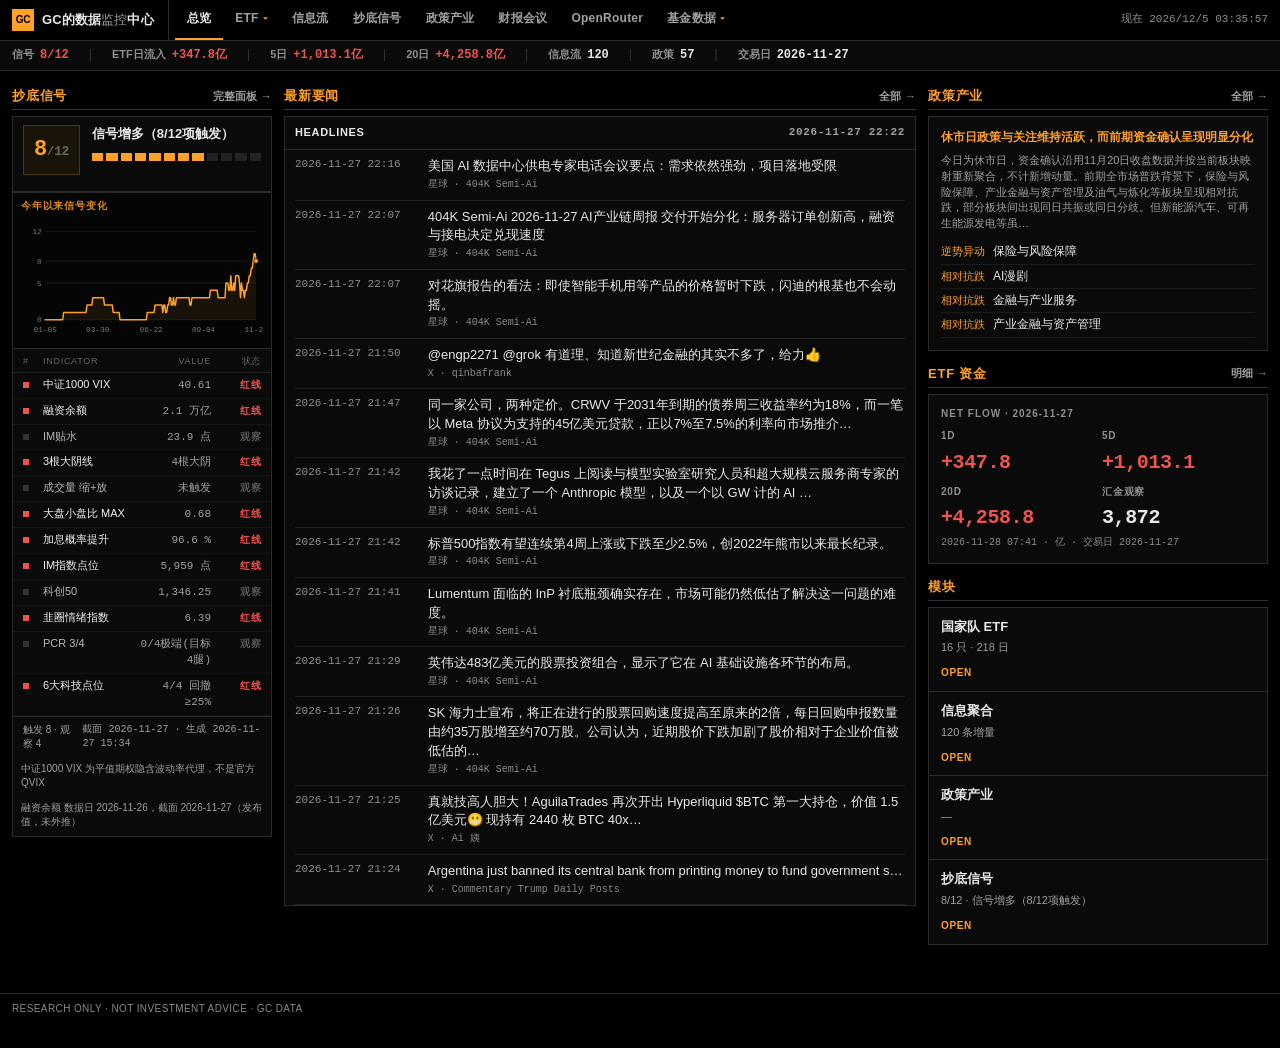
<file: index.html>
<!DOCTYPE html>
<html lang="zh-CN">
<head>
  <meta charset="UTF-8" />
  <meta name="viewport" content="width=device-width, initial-scale=1" />
  <title>GC的数据监控中心</title>
  <link rel="stylesheet" href="assets/theme.css" />
</head>
<body class="page-home">
  <header class="app-header">
    <div class="inner">
      <div class="brand">
        <div class="brand-mark" aria-hidden="true"></div>
        <h1>GC的数据<span>监控</span>中心</h1>
      </div>
            <nav class="nav">
        <a href="./" data-match="/" class="active">总览</a>
        <div class="nav-dd" data-match="/etf">
          <button type="button" class="nav-dd-btn" aria-haspopup="true" aria-expanded="false" aria-controls="nav-dd-etf">ETF<span class="nav-dd-caret" aria-hidden="true">▾</span></button>
          <div class="nav-dd-panel" id="nav-dd-etf" role="menu" aria-label="ETF">
            <a href="etf/" role="menuitem">国家队追踪</a>
            <a href="sentiment/" role="menuitem">情绪看板</a>
            <a href="momentum/" role="menuitem">动量排名</a>
          </div>
        </div>
        <a href="feed/" data-match="/feed">信息流</a>
        <a href="bottom/" data-match="/bottom">抄底信号</a>
        <a href="policy/" data-match="/policy">政策产业</a>
        <a href="earnings/" data-match="/earnings">财报会议</a>
        <a href="openrouter/" data-match="/openrouter">OpenRouter</a>
        <div class="nav-dd" data-match="/funds">
          <button type="button" class="nav-dd-btn" aria-haspopup="true" aria-expanded="false" aria-controls="nav-dd-funds">基金数据<span class="nav-dd-caret" aria-hidden="true">▾</span></button>
          <div class="nav-dd-panel" id="nav-dd-funds" role="menu" aria-label="基金数据">
            <a href="funds/" role="menuitem">公募基金</a>
            <a href="funds/?view=private" role="menuitem">私募基金</a>
          </div>
        </div>
      </nav>
      <div class="header-meta" id="clock"></div>
    </div>
  </header>

  <div class="bb-strip" id="strip"></div>

  <main class="wrap">
    <div class="bb-cols" id="mainCols">
      <section>
        <div class="bb-sec"><h2>抄底信号</h2><a class="more" href="bottom/">完整面板 →</a></div>
        <div class="bb-ind" id="bottomBox">加载中…</div>
      </section>
      <section>
        <div class="bb-sec"><h2>最新要闻</h2><a class="more" href="feed/">全部 →</a></div>
        <div class="bb-list">
          <div class="hd"><span>HEADLINES</span><span id="feedMeta" class="mu mono"></span></div>
          <div class="bd headline-list" id="headlines"></div>
        </div>
      </section>
      <section>
        <div class="bb-sec"><h2>政策产业</h2><a class="more" href="policy/">全部 →</a></div>
        <div class="bb-score" id="policyBox" style="margin-bottom:12px">加载中…</div>
        <div class="bb-sec"><h2>ETF 资金</h2><a class="more" href="etf/">明细 →</a></div>
        <div class="bb-score" id="etfBox">加载中…</div>
        <div class="bb-sec" style="margin-top:14px"><h2>模块</h2></div>
        <div class="bb-list" id="modules"></div>
      </section>
    </div>
  </main>

  <footer class="app-footer">RESEARCH ONLY · NOT INVESTMENT ADVICE · GC DATA</footer>
  <script src="assets/present.js"></script>
  <script src="assets/shell.js"></script>
  <script src="assets/score-series.js"></script>
  <script>
    const SRC = { mp: "公众号", x: "X", zsxq: "星球", rss: "RSS", feishu: "飞书" };
    document.getElementById("clock").textContent =
      "现在 " + new Date().toLocaleString("zh-CN", { hour12: false, timeZone: "Asia/Shanghai" });

    async function loadJSON(url) {
      const r = await fetch(url);
      if (!r.ok) throw new Error(url);
      return r.json();
    }
    function band(n, bottom) {
      if (n == null) return ["—", ""];
      const total = bottom?.total ?? 12;
      const helper = window.DashPresent && DashPresent.bottomSignal(n, total);
      const tier = n >= 10 ? "信号高度集中" : n >= 9 ? "信号较强" : n >= 6 ? "信号增多" : "信号较少";
      const text = (helper && helper.text) || (tier + "（" + n + "/" + total + "项触发）");
      return [text, n >= 10 ? "hot" : n >= 6 ? "warn" : ""];
    }
    function fmtIndVal(x) {
      if (window.DashPresent ? DashPresent.isMissing(x) : (x == null || x === "")) return "—";
      if (typeof x === "number") return DashFmt.num(x, 2);
      return String(x);
    }
    function escText(s) {
      return String(s == null ? "" : s).replace(/&/g, "&amp;").replace(/</g, "&lt;").replace(/>/g, "&gt;");
    }
    function clsFlow(v) {
      return v > 0 ? "pos" : v < 0 ? "neg" : "";
    }
    /** ISO / Date → Asia/Shanghai `YYYY-MM-DD HH:mm` (no raw ISO dump) */
    function fmtShanghai(iso) {
      if (!iso) return "";
      try {
        const d = new Date(iso);
        if (Number.isNaN(d.getTime())) {
          const s = String(iso);
          // already human "2026-11-03 23:38 …"
          const m = s.match(/^(\d{4}-\d{2}-\d{2})[ T](\d{2}:\d{2})/);
          return m ? m[1] + " " + m[2] : s;
        }
        const parts = new Intl.DateTimeFormat("en-CA", {
          timeZone: "Asia/Shanghai",
          year: "numeric", month: "2-digit", day: "2-digit",
          hour: "2-digit", minute: "2-digit", hour12: false,
        }).formatToParts(d);
        const g = (t) => (parts.find((x) => x.type === t) || {}).value || "";
        let hh = g("hour");
        if (hh === "24") hh = "00"; // some engines
        return g("year") + "-" + g("month") + "-" + g("day") + " " + hh + ":" + g("minute");
      } catch (_) {
        return String(iso);
      }
    }

    let _scoreSparkPts = null;
    function disposeScoreChart() {
      if (window.__scoreSparkResize) {
        window.removeEventListener("resize", window.__scoreSparkResize);
        window.__scoreSparkResize = null;
      }
      _scoreSparkPts = null;
      const el = document.getElementById("scoreSpark");
      if (el) el.innerHTML = "";
    }
    function renderScoreSparkSvg(el, pts) {
      const W = Math.max(280, Math.floor(el.clientWidth || 600));
      const H = Math.max(96, Math.floor(el.clientHeight || 128));
      const padL = 28, padR = 8, padT = 8, padB = 18;
      const plotW = W - padL - padR, plotH = H - padT - padB;
      const yMin = 0, yMax = 12;
      const n = pts.length;
      const xAt = (i) => padL + (n <= 1 ? plotW / 2 : (i / (n - 1)) * plotW);
      const yAt = (v) => padT + plotH * (1 - (Math.max(yMin, Math.min(yMax, +v)) - yMin) / (yMax - yMin));
      const refs = [0, 5, 8, 12];
      const grid = refs.map((v) => {
        const y = yAt(v);
        return `<line x1="${padL}" y1="${y}" x2="${W - padR}" y2="${y}" stroke="#1a1a1a" stroke-width="1"/>` +
          `<text x="${padL - 4}" y="${y + 3}" text-anchor="end" fill="#787878" font-size="9" font-family="ui-monospace,monospace">${v}</text>`;
      }).join("");
      const linePts = pts.map((p, i) => `${xAt(i).toFixed(2)},${yAt(p.v).toFixed(2)}`).join(" ");
      const liveDots = pts.map((p, i) => p && p.live
        ? `<circle cx="${xAt(i).toFixed(2)}" cy="${yAt(p.v).toFixed(2)}" r="2.6" fill="#FFA028" stroke="#000" stroke-width="0.6"><title>${p.d} 实值 ${p.v}</title></circle>`
        : "").join("");
      const areaPts = `${xAt(0).toFixed(2)},${(padT + plotH).toFixed(2)} ${linePts} ${xAt(n - 1).toFixed(2)},${(padT + plotH).toFixed(2)}`;
      const labelIdx = (() => {
        if (n <= 1) return [0];
        const want = Math.min(5, n);
        const out = [];
        for (let k = 0; k < want; k++) out.push(Math.round(k * (n - 1) / (want - 1)));
        return [...new Set(out)];
      })();
      const labels = labelIdx.map((i) => {
        const d = String(pts[i].d).slice(5);
        return `<text x="${xAt(i).toFixed(2)}" y="${H - 4}" text-anchor="middle" fill="#787878" font-size="9" font-family="ui-monospace,monospace">${d}</text>`;
      }).join("");
      const last = pts[n - 1];
      const tip = last ? ` title="${last.d}  红线 ${last.v}/12"` : "";
      el.innerHTML =
        `<svg class="bb-spark-svg" viewBox="0 0 ${W} ${H}" width="100%" height="100%" preserveAspectRatio="xMidYMid meet" role="img" aria-label="今年以来信号变化"${tip}>` +
        `<rect x="0" y="0" width="${W}" height="${H}" fill="transparent"/>` +
        grid +
        `<polygon points="${areaPts}" fill="rgba(255,160,40,0.08)" stroke="none"/>` +
        `<polyline points="${linePts}" fill="none" stroke="#FFA028" stroke-width="1.5" stroke-linejoin="round" stroke-linecap="round" vector-effect="non-scaling-stroke"/>` +
        liveDots +
        labels +
        `</svg>`;
    }
    async function initScoreSpark() {
      const el = document.getElementById("scoreSpark");
      if (!el) return;
      disposeScoreChart();
      // Force box size before measuring — avoids 0×0 SVG after innerHTML replace
      el.style.display = "block";
      el.style.width = "100%";
      el.style.minHeight = "96px";
      if (!el.style.height) el.style.height = "128px";
      const pair = await Promise.all([
        loadJSON("data/score_history.json").catch(() => null),
        loadJSON("data/history.json").catch(() => null),
      ]);
      const picked = window.ScoreSeries
        ? ScoreSeries.selectYtdScorePoints(pair[0], pair[1])
        : { points: [] };
      const pts = picked.points;
      if (!pts.length) {
        const label = (window.ScoreSeries && ScoreSeries.EMPTY_LABEL) || "待抄底写入 score_history.points";
        el.innerHTML = `<div class="bb-spark-empty">${label}</div>`;
        return;
      }
      _scoreSparkPts = pts;
      const draw = () => {
        const node = document.getElementById("scoreSpark");
        if (_scoreSparkPts && node) renderScoreSparkSvg(node, _scoreSparkPts);
      };
      draw();
      requestAnimationFrame(draw);
      const onResize = () => draw();
      window.__scoreSparkResize = onResize;
      window.addEventListener("resize", onResize);
    }

    (async () => {
      let etf = null, bottom = null, feed = null;
      try { etf = await loadJSON("data/etf.json"); } catch (_) {}
      try { bottom = await loadJSON("data/bottom.json"); } catch (_) {}
      try { feed = await loadJSON("data/feed.json"); } catch (_) {}
      if (feed?.items) feed.items = feed.items.filter(x => !/(加微信|微信群|加群|拉群|拉你|进群|入群|置顶微信|扫码进群|二维码|加V|wx号|免费领取)/.test((x.title||"")+" "+(x.summary||"")));
      let policy = null;
      try { policy = await loadJSON("policy/home-summary.json"); } catch (_) {
        try { policy = await loadJSON("policy/snapshot.json"); } catch (_) {}
      }

      let flow1 = null, flow5 = null, flow20 = null, etfDate = "—";
      if (etf?.series && etf?.dates?.length) {
        const dates = etf.dates;
        etfDate = dates.at(-1);
        const sumAt = (i) => (window.DashPresent
          ? DashPresent.sumNamedSeries(etf.series, "flow", i)
          : null);
        const win = (n) => {
          let s = 0, any = false;
          for (let i = Math.max(0, dates.length - n); i < dates.length; i++) {
            const v = sumAt(i); if (v != null) { s += v; any = true; }
          }
          return any ? s : null;
        };
        flow1 = win(1); flow5 = win(5); flow20 = win(20);
      }
      const trig = (bottom && !DashPresent.isMissing(bottom.triggered_count)) ? +bottom.triggered_count : null;
      const total = bottom?.total ?? 12;
      const [label, hot] = band(trig, bottom);
      const items = feed?.items || [];

      document.getElementById("strip").innerHTML = `<div class="inner">
        <span><span class="k">信号</span><span class="v ${trig != null && trig >= 6 ? "pos" : ""}">${trig == null ? "—" : trig + "/" + total}</span></span>
        <span class="sep">|</span>
        <span><span class="k">ETF日流入</span><span class="v ${clsFlow(flow1)}">${flow1 == null ? "—" : DashFmt.signed(flow1, 1)}亿</span></span>
        <span class="sep">|</span>
        <span><span class="k">5日</span><span class="v ${clsFlow(flow5)}">${flow5 == null ? "—" : DashFmt.signed(flow5, 1)}亿</span></span>
        <span class="sep">|</span>
        <span><span class="k">20日</span><span class="v ${clsFlow(flow20)}">${flow20 == null ? "—" : DashFmt.signed(flow20, 1)}亿</span></span>
        <span class="sep">|</span>
        <span><span class="k">信息流</span><span class="v">${items.length}</span></span>
        <span class="sep">|</span>
        <span><span class="k">政策</span><span class="v">${((policy?.materials||{}).policy||[]).length + ((policy?.materials||{}).media||[]).length}</span></span>
        <span class="sep">|</span>
        <span><span class="k">交易日</span><span class="v">${etfDate}</span></span>
      </div>`;

      if (!bottom) {
        document.getElementById("bottomBox").innerHTML = `<div class="mu" style="padding:12px">抄底数据未加载，其他栏目不受影响</div>`;
      } else {
      const inds = bottom.indicators || [];
      const watchN = inds.filter((x) => x.status === "watching").length;
      const ticks = Array.from({ length: total }, (_, i) => {
        const on = i < trig;
        return `<i class="${on ? (trig >= 10 ? "on" : "soft") : ""}"></i>`;
      }).join("");
      const rows = inds.map((x) => {
        const on = x.status === "triggered";
        const unit = x.unit ? ` ${x.unit}` : "";
        return `<div class="bb-ind-row ${on ? "is-on" : ""}">
          <span class="dot"></span>
          <span class="nm" title="${x.name || ""}">${x.name || "—"}</span>
          <span class="val">${fmtIndVal(x.value)}${unit}</span>
          <span class="st">${on ? "红线" : "观察"}</span>
        </div>`;
      }).join("");

      document.getElementById("bottomBox").innerHTML = `
        <div class="bb-ind-top">
          <div class="ratio ${hot}" id="heroBig">${trig == null ? "—" : trig}<span style="font-size:13px;color:#666">/${total}</span></div>
          <div class="bb-ind-top-main">
            <div class="band">${label}</div>
            <div class="ticks">${ticks}</div>
          </div>
        </div>
        <div class="bb-spark" id="scoreSparkWrap">
          <div class="bb-spark-title">今年以来信号变化</div>
          <div class="bb-spark-chart" id="scoreSpark"></div>
        </div>
        <div class="bb-ind-hd"><span>#</span><span>INDICATOR</span><span style="text-align:right">VALUE</span><span style="text-align:right">状态</span></div>
        ${rows || `<div class="mu" style="padding:8px 10px">暂无指标</div>`}
        <div class="bb-ind-foot">
          <span>触发 ${trig == null ? "—" : trig} · 观察 ${watchN}</span>
          <span class="mono">截面 ${escText(bottom?.as_of || "—")} · 生成 ${escText(fmtShanghai(bottom?.generated_at) || "—")}</span>
        </div>
        ${(window.DashPresent ? DashPresent.bottomCaveats(bottom) : []).map((t) => `<div class="bb-caveat">${escText(t)}</div>`).join("")}`;
      initScoreSpark();
      }

      document.getElementById("feedMeta").textContent = fmtShanghai(feed?.updated) || "";
      const top = [...items].sort((a, b) => String(b.publishedAt).localeCompare(String(a.publishedAt))).slice(0, 12);
      document.getElementById("headlines").innerHTML = top.map((x) => {
        const t = x.publishedAt ? (fmtShanghai(x.publishedAt) || "—") : "—";
        return `<a href="${x.url || "feed/"}" ${x.url && x.url !== "#" ? 'target="_blank" rel="noopener"' : ""}>
          <span class="mono hl-time">${t}</span>
          <span class="t">${x.title}<em>${SRC[x.source] || x.source} · ${x.sourceName || ""}</em></span>
        </a>`;
      }).join("") || `<div class="empty">暂无</div>`;

      
      const polEl = document.getElementById("policyBox");
      if (polEl && policy) {
        const b = policy.brief || {};
        const mats = [...((policy.materials||{}).policy||[]), ...((policy.materials||{}).media||[])];
        const dyn = policy.dynamics || [];
        polEl.innerHTML = `
          <div style="font-size:12px;color:var(--bb);font-weight:700;margin-bottom:6px">${b.headline || "政策产业"}</div>
          <div style="font-size:11px;color:#a0a0a0;line-height:1.45;margin-bottom:8px">${(b.summary||"").slice(0,120)}${(b.summary||"").length>120?"…":""}</div>
          ${dyn.slice(0,4).map(x => `<div style="display:flex;gap:8px;padding:3px 0;border-bottom:1px solid #1a1a1a;font-size:12px;align-items:baseline">
            <span style="color:var(--bb);flex:0 0 auto;max-width:5.5em;overflow:hidden;text-overflow:ellipsis;white-space:nowrap;font-size:11px">${({broad_internal_move:"内部普动",relative_weakness:"相对偏弱",relative_resilience:"相对抗跌",counter_trend:"逆势异动",cross_section_outlier:"截面异动"}[x.type]||x.type||"—")}</span>
            <span style="flex:1;min-width:0;color:#e8e8e8;overflow:hidden;text-overflow:ellipsis;white-space:nowrap">${x.name||""}</span>
          </div>`).join("") || ""}`;
      } else if (polEl) {
        polEl.innerHTML = `<div class="mu">暂无截面</div>`;
      }
      const ph = document.getElementById("policyModHint");
      if (ph) {
        const n = ((policy?.materials||{}).policy||[]).length + ((policy?.materials||{}).media||[]).length;
        ph.textContent = `${n} 材料 · asOf ${policy?.meta?.asOf || "—"}`;
      }

      const holders = etf?.baseline?.holders || [];
      let holderSum = null;
      holders.forEach((h) => {
        const n = window.DashPresent ? DashPresent.toFinite(h && h.shares_yi) : (h && h.shares_yi);
        if (n == null || Number.isNaN(+n)) return;
        holderSum = (holderSum == null ? 0 : holderSum) + +n;
      });
      document.getElementById("etfBox").innerHTML = `
        <div class="lab">NET FLOW · ${etfDate}</div>
        <div style="display:grid;grid-template-columns:1fr 1fr;gap:8px;margin-top:8px">
          <div><div class="stat-label">1D</div><div class="stat-value ${clsFlow(flow1)}">${flow1 == null ? "—" : DashFmt.signed(flow1, 1)}</div></div>
          <div><div class="stat-label">5D</div><div class="stat-value ${clsFlow(flow5)}">${flow5 == null ? "—" : DashFmt.signed(flow5, 1)}</div></div>
          <div><div class="stat-label">20D</div><div class="stat-value ${clsFlow(flow20)}">${flow20 == null ? "—" : DashFmt.signed(flow20, 1)}</div></div>
          <div><div class="stat-label">汇金观察</div><div class="stat-value">${holderSum == null ? "—" : DashFmt.num(holderSum, 0)}</div></div>
        </div>
        <div class="stat-hint">${fmtShanghai(etf?.updated) || etf?.updated || ""} · 亿 · 交易日 ${etfDate}</div>`;

      document.getElementById("modules").innerHTML = `
        <a class="module-link" href="etf/"><strong>国家队 ETF</strong><div class="mu" style="font-size:11px;margin-top:4px">${(etf?.etfs || []).length} 只 · ${etf?.dates?.length || 0} 日</div><div class="go">OPEN</div></a>
        <a class="module-link" href="feed/" style="border-top:1px solid var(--bd)"><strong>信息聚合</strong><div class="mu" style="font-size:11px;margin-top:4px">${items.length} 条增量</div><div class="go">OPEN</div></a>
        <a class="module-link" href="policy/" style="border-top:1px solid var(--bd)"><strong>政策产业</strong><div class="mu" style="font-size:11px;margin-top:4px" id="policyModHint">—</div><div class="go">OPEN</div></a>
        <a class="module-link" href="bottom/" style="border-top:1px solid var(--bd)"><strong>抄底信号</strong><div class="mu" style="font-size:11px;margin-top:4px">${trig == null ? "—" : trig + "/" + total} · ${label}</div><div class="go">OPEN</div></a>`;
    })();
  </script>
</body>
</html>
</file>
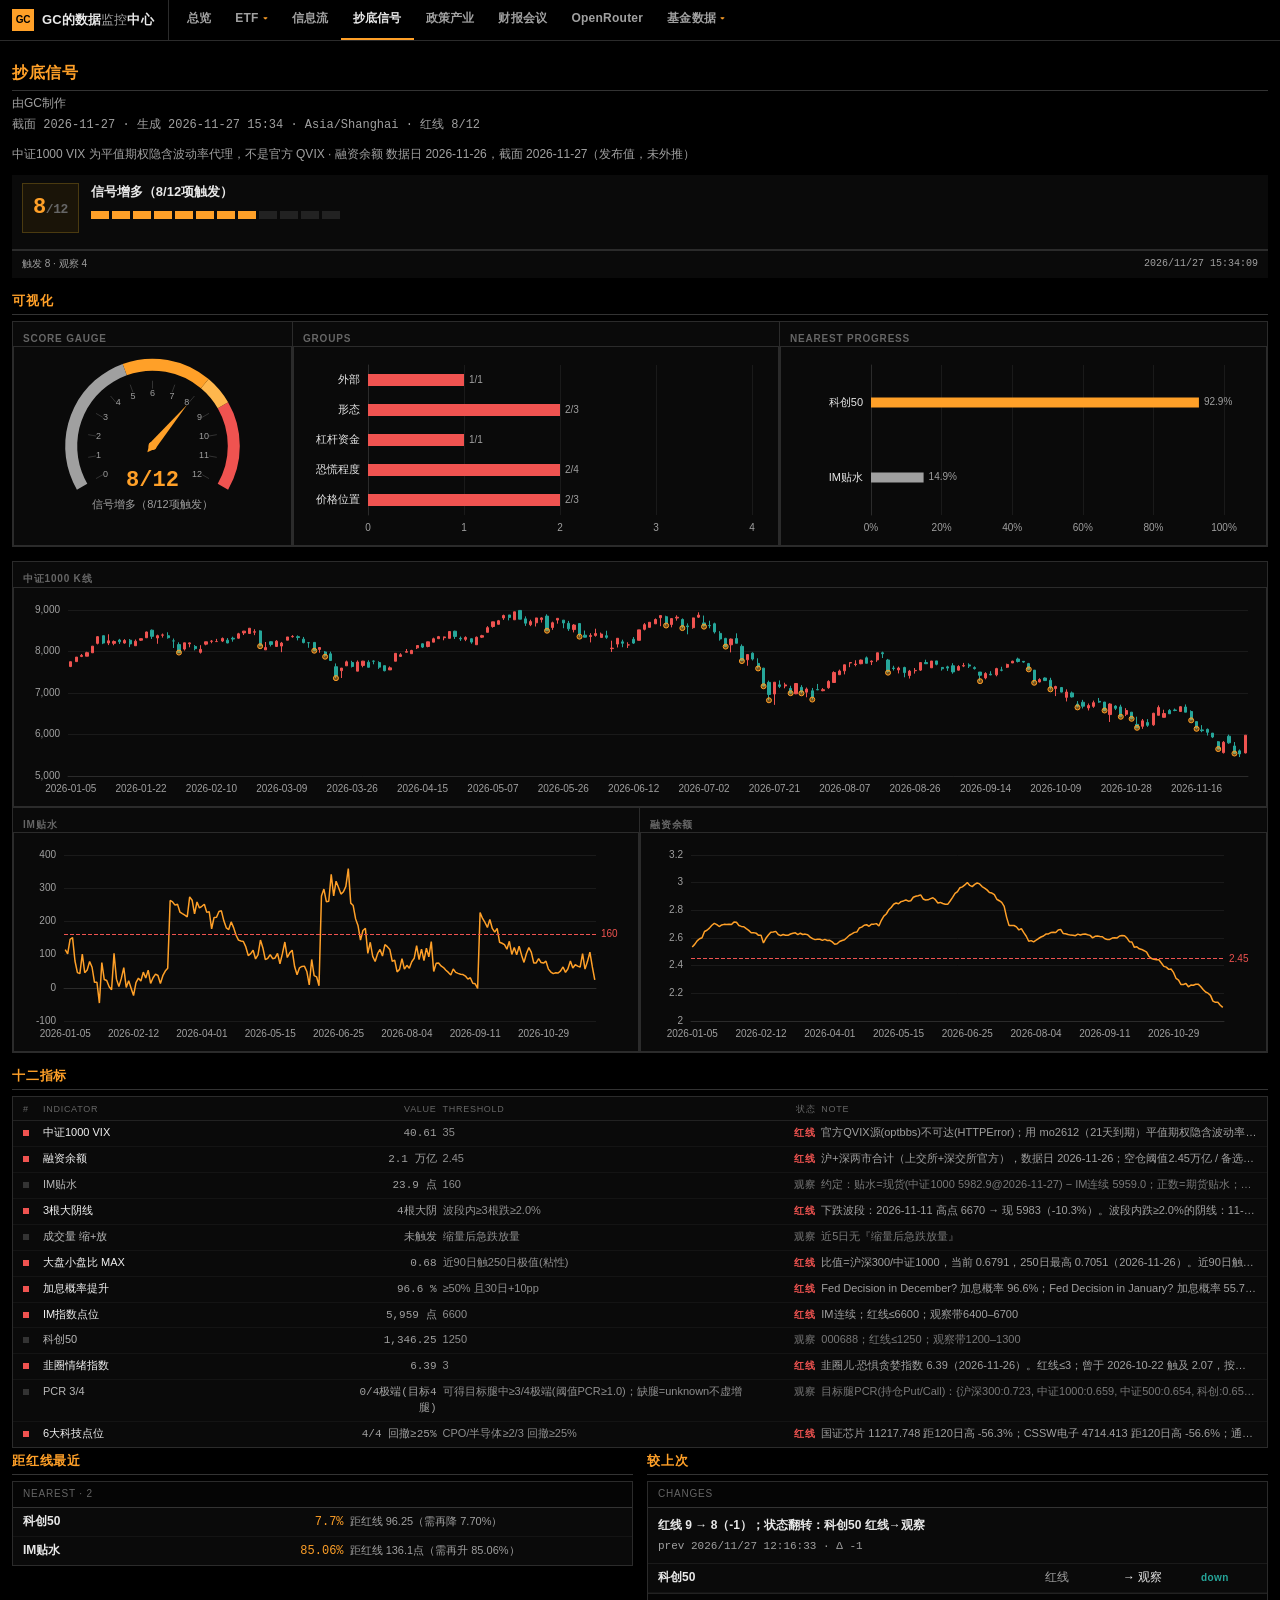
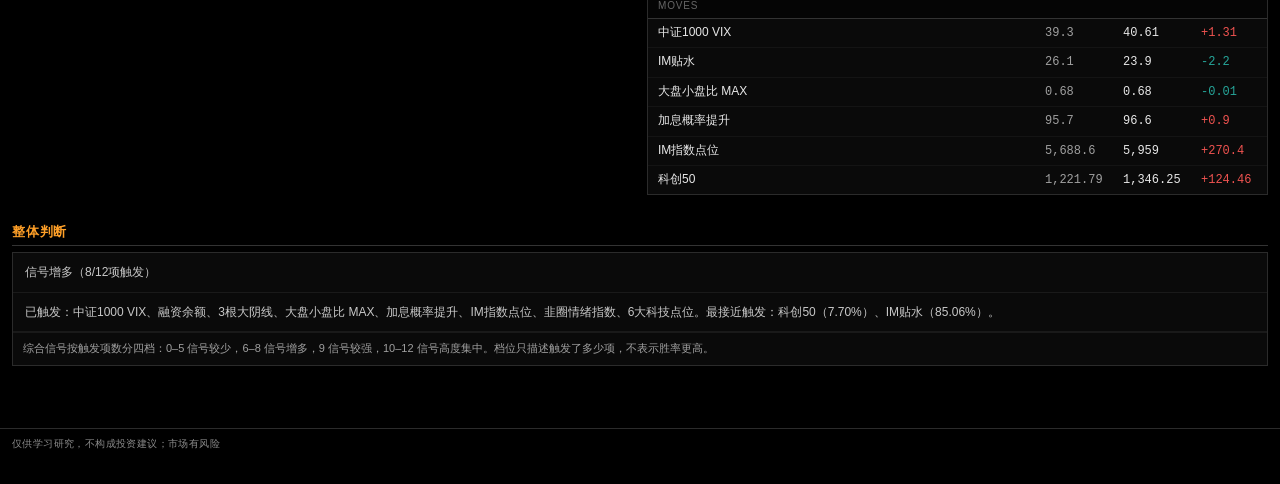
<file: bottom/index.html>
<!DOCTYPE html>
<html lang="zh-CN">
<head>
  <meta charset="UTF-8" />
  <meta name="viewport" content="width=device-width, initial-scale=1" />
  <title>抄底信号 · GC的数据监控中心</title>
  <link rel="stylesheet" href="../assets/theme.css" />
  <script src="../assets/echarts.min.js"></script>
  <style>
    .hero { margin-bottom: 14px; }
    .ind-full .bb-ind-hd,
    .ind-full .bb-ind-row {
      grid-template-columns: 14px minmax(96px, 1.1fr) 88px minmax(100px, 1.2fr) 40px minmax(120px, 1.6fr);
    }
    .ind-full .bb-ind-row .thr,
    .ind-full .bb-ind-row .note {
      font-size: 11px;
      color: var(--mu-2);
      overflow: hidden;
      text-overflow: ellipsis;
      white-space: nowrap;
    }
    .ind-full .bb-ind-row .note { color: #787878; }
    .ind-full .bb-ind-row.is-on .note { color: #a0a0a0; }
    .near-row, .chg-row, .adv-li {
      display: grid; gap: 6px; align-items: baseline;
      padding: 5px 10px; border-bottom: 1px solid #141414; font-size: 12px;
    }
    .near-row { grid-template-columns: 1fr 120px 1.4fr; }
    .chg-row { grid-template-columns: 1fr 72px 72px 56px; }
    .near-row:last-child, .chg-row:last-child { border-bottom: 0; }
    .sec-box { border: var(--hair); background: var(--surface); margin-bottom: 14px; }
    .sec-hd {
      font-size: 10px; letter-spacing: .08em; text-transform: uppercase; color: #666;
      border-bottom: 1px solid #333; padding: 5px 10px; background: #050505;
    }
    .verdict-body {
      padding: 10px 12px; font-size: 12px; color: #c8c8c8; line-height: 1.55;
      border-bottom: 1px solid #1a1a1a;
    }
    .adv-block { padding: 0; }
    .adv-block h4 {
      margin: 0; padding: 6px 10px 2px; font-size: 11px; color: var(--bb);
      letter-spacing: .04em; font-weight: 700;
    }
    .adv-li { display: block; padding: 4px 10px 4px 18px; color: #b8b8b8; position: relative; }
    .adv-li::before { content: "·"; position: absolute; left: 10px; color: var(--bb); }
    .strat { padding: 8px 10px; font-size: 11px; color: var(--mu); border-top: 1px solid #1a1a1a; }
    .two { display: grid; grid-template-columns: 1fr 1fr; gap: 14px; }
    @media (max-width: 900px) {
      .two { grid-template-columns: 1fr; }
      .ind-full .bb-ind-hd, .ind-full .bb-ind-row {
        grid-template-columns: 14px 1fr 72px 40px;
      }
      .ind-full .bb-ind-hd .thr,
      .ind-full .bb-ind-hd .note,
      .ind-full .bb-ind-row .thr,
      .ind-full .bb-ind-row .note { display: none; }
    }
    .delta-neg { color: var(--neg); }
    .delta-pos { color: var(--pos); }
    .flip-tag { font-size: 10px; font-weight: 700; letter-spacing: .04em; }

    .charts {
      display: grid;
      grid-template-columns: 280px 1fr 1fr;
      gap: 0;
      border: var(--hair);
      background: var(--surface);
      margin-bottom: 14px;
    }
    .charts .cbox {
      border-right: var(--hair);
      min-height: 220px;
      padding: 4px 0 0;
    }
    .charts .cbox:last-child { border-right: 0; }
    .charts .cbox h3 {
      margin: 0; padding: 6px 10px 0;
      font-size: 10px; letter-spacing: .08em; text-transform: uppercase;
      color: #666; font-weight: 700;
    }
    .charts .chart { height: 200px; width: 100%; }
    @media (max-width: 900px) {
      .charts { grid-template-columns: 1fr; }
      .charts .cbox { border-right: 0; border-bottom: var(--hair); }
      .charts .cbox:last-child { border-bottom: 0; }
    }

    .charts-hist {
      display: grid;
      grid-template-columns: 1fr 1fr;
      gap: 0;
      border: var(--hair);
      background: var(--surface);
      margin-bottom: 14px;
    }
    .charts-hist .cbox {
      border-right: var(--hair);
      border-bottom: var(--hair);
      min-height: 240px;
      padding: 4px 0 0;
    }
    .charts-hist .cbox-kline {
      grid-column: 1 / -1;
      border-right: 0;
    }
    .charts-hist .cbox:nth-child(2) { border-bottom: 0; }
    .charts-hist .cbox:last-child { border-right: 0; border-bottom: 0; }
    .charts-hist .cbox h3 {
      margin: 0; padding: 6px 10px 0;
      font-size: 10px; letter-spacing: .08em; text-transform: uppercase;
      color: #666; font-weight: 700;
    }
    .charts-hist .chart { height: 220px; width: 100%; }
    @media (max-width: 900px) {
      .charts-hist { grid-template-columns: 1fr; }
      .charts-hist .cbox,
      .charts-hist .cbox-kline {
        grid-column: auto;
        border-right: 0;
        border-bottom: var(--hair);
      }
      .charts-hist .cbox:last-child { border-bottom: 0; }
    }
    @media (max-width: 719px) {
      .charts .cbox,
      .charts-hist .cbox { min-width: 0; }
      .charts .chart { height: 180px; }
      .charts-hist .chart { height: 200px; }
      .near-row { grid-template-columns: minmax(0,1fr) 88px minmax(0,1.2fr); }
      .chg-row { grid-template-columns: minmax(0,1fr) 56px 56px 48px; }
      .ind-full .bb-ind-hd,
      .ind-full .bb-ind-row {
        grid-template-columns: 12px minmax(0,1fr) 56px 36px;
      }
      .ind-full .bb-ind-hd > span,
      .ind-full .bb-ind-row > span { min-width: 0; }
      .ind-full .bb-ind-hd > span { overflow: hidden; text-overflow: ellipsis; white-space: nowrap; letter-spacing: .04em; }
    }
    @media (max-width: 480px) {
      .charts .chart { height: 160px; }
      .charts-hist .chart { height: 180px; }
    }
  </style>
</head>
<body>
  <header class="app-header">
    <div class="inner">
      <div class="brand"><div class="brand-mark"></div><h1>GC的数据<span>监控</span>中心</h1></div>
      <nav class="nav">
        <a href="../" data-match="/">总览</a>
        <div class="nav-dd" data-match="/etf">
          <button type="button" class="nav-dd-btn" aria-haspopup="true" aria-expanded="false" aria-controls="nav-dd-etf">ETF<span class="nav-dd-caret" aria-hidden="true">▾</span></button>
          <div class="nav-dd-panel" id="nav-dd-etf" role="menu" aria-label="ETF">
            <a href="../etf/" role="menuitem">国家队追踪</a>
            <a href="../sentiment/" role="menuitem">情绪看板</a>
            <a href="../momentum/" role="menuitem">动量排名</a>
          </div>
        </div>
        <a href="../feed/" data-match="/feed">信息流</a>
        <a href="./" data-match="/bottom" class="active">抄底信号</a>
        <a href="../policy/" data-match="/policy">政策产业</a>
        <a href="../earnings/" data-match="/earnings">财报会议</a>
        <a href="../openrouter/" data-match="/openrouter">OpenRouter</a>
        <div class="nav-dd" data-match="/funds">
          <button type="button" class="nav-dd-btn" aria-haspopup="true" aria-expanded="false" aria-controls="nav-dd-funds">基金数据<span class="nav-dd-caret" aria-hidden="true">▾</span></button>
          <div class="nav-dd-panel" id="nav-dd-funds" role="menu" aria-label="基金数据">
            <a href="../funds/" role="menuitem">公募基金</a>
            <a href="../funds/?view=private" role="menuitem">私募基金</a>
          </div>
        </div>
      </nav>
    </div>
  </header>
  <main class="wrap">
    <h2 class="page-title">抄底信号</h2>
    <p class="page-sub">由GC制作</p>
    <p class="page-sub mono" id="meta" style="margin-top:-8px">加载 data/bottom.json …</p>
    <p class="page-sub" id="caveat" hidden></p>

    <div class="bb-ind hero" id="hero">加载中…</div>

    <div class="bb-sec"><h2>可视化</h2></div>
    <div class="charts">
      <div class="cbox"><h3>SCORE GAUGE</h3><div class="chart" id="chartGauge"></div></div>
      <div class="cbox"><h3>GROUPS</h3><div class="chart" id="chartGroups"></div></div>
      <div class="cbox"><h3>NEAREST PROGRESS</h3><div class="chart" id="chartNear"></div></div>
    </div>
    <div class="charts-hist" id="chartsHist" hidden>
      <div class="cbox cbox-kline"><h3>中证1000 K线</h3><div class="chart" id="chartKline"></div></div>
      <div class="cbox"><h3>IM贴水</h3><div class="chart" id="chartBasis"></div></div>
      <div class="cbox"><h3>融资余额</h3><div class="chart" id="chartMargin"></div></div>
    </div>

    <div class="bb-sec"><h2>十二指标</h2></div>
    <div class="bb-ind ind-full" id="inds"></div>

    <div class="two">
      <div>
        <div class="bb-sec"><h2>距红线最近</h2></div>
        <div class="sec-box" id="nearest"></div>
      </div>
      <div>
        <div class="bb-sec"><h2>较上次</h2></div>
        <div class="sec-box" id="changes"></div>
      </div>
    </div>

    <div class="bb-sec"><h2>整体判断</h2></div>
    <div class="sec-box" id="verdict"></div>
  </main>
  <footer class="app-footer" id="foot">仅供学习研究，不构成投资建议</footer>
  <script src="../assets/present.js"></script>
  <script src="../assets/shell.js"></script>
  <script>
    function esc(s) {
      return String(s == null ? "" : s)
        .replace(/&/g, "&amp;").replace(/</g, "&lt;")
        .replace(/>/g, "&gt;").replace(/"/g, "&quot;");
    }
    function fmtVal(x) {
      if (x == null || x === "") return "—";
      if (typeof x === "number") {
        if (window.DashFmt && DashFmt.num) return DashFmt.num(x, 2);
        return Number.isInteger(x) ? String(x) : x.toFixed(2);
      }
      return String(x);
    }
    function fmtThr(t) {
      if (t == null || t === "") return "—";
      return String(t);
    }
    function shortNote(n, lim) {
      const s = String(n || "").replace(/\s+/g, " ").trim();
      if (!s) return "—";
      return s.length > (lim || 72) ? s.slice(0, lim || 72) + "…" : s;
    }
    function bandCls(n) {
      if (n >= 10) return "hot";
      if (n >= 6) return "warn";
      return "";
    }
    function fmtTime(v) {
      if (!v) return "—";
      if (window.DashFmt && DashFmt.time) return DashFmt.time(v);
      return String(v).replace("T", " ").slice(0, 16);
    }

    function loadJSON(url) {
      return fetch(url).then(r => {
        if (!r.ok) throw new Error("HTTP " + r.status);
        return r.json();
      });
    }

    Promise.all([
      loadJSON("../data/bottom.json"),
      loadJSON("../data/history.json").catch(() => null),
    ])
      .then(([d, hist]) => {
        const trig = d.triggered_count ?? d.verdict?.score ?? 0;
        const total = d.total ?? d.verdict?.total ?? 12;
        const signal = (window.DashPresent && DashPresent.bottomSignal(trig, total)) || { text: "—", tier: "" };
        const label = signal.text;
        const hot = bandCls(trig);
        const inds = d.indicators || [];
        const watchN = inds.filter(x => x.status === "watching").length;

        const gen = (window.DashPresent && DashPresent.formatShanghai(d.generated_at)) || fmtTime(d.generated_at);
        document.getElementById("meta").textContent =
          `截面 ${d.as_of || "—"} · 生成 ${gen || "—"} · ${d.timezone || "Asia/Shanghai"} · 红线 ${trig}/${total}`;
        const caveats = window.DashPresent ? DashPresent.bottomCaveats(d) : [];
        const caveatEl = document.getElementById("caveat");
        if (caveatEl) {
          caveatEl.hidden = !caveats.length;
          caveatEl.textContent = caveats.join(" · ");
        }

        const ticks = Array.from({ length: total }, (_, i) => {
          const on = i < trig;
          return `<i class="${on ? (trig >= 10 ? "on" : "soft") : ""}"></i>`;
        }).join("");

        document.getElementById("hero").innerHTML = `
          <div class="bb-ind-top">
            <div class="ratio ${hot}">${trig}<span style="font-size:13px;color:#666">/${total}</span></div>
            <div class="bb-ind-top-main">
              <div class="band">${esc(label)}</div>
              <div class="ticks">${ticks}</div>
            </div>
          </div>
          <div class="bb-ind-foot">
            <span>触发 ${trig} · 观察 ${watchN}</span>
            <span class="mono">${esc(fmtTime(d.generated_at))}</span>
          </div>`;

        const rows = inds.map(x => {
          const on = x.status === "triggered";
          const unit = x.unit ? ` ${x.unit}` : "";
          const note = (window.DashPresent && DashPresent.neutralSignalNote(x.note)) || x.note || "";
          return `<div class="bb-ind-row ${on ? "is-on" : ""}" title="${esc(note)}">
            <span class="dot"></span>
            <span class="nm">${esc(x.name || "—")}</span>
            <span class="val">${esc(fmtVal(x.value))}${esc(unit)}</span>
            <span class="thr" title="${esc(fmtThr(x.threshold))}">${esc(fmtThr(x.threshold))}</span>
            <span class="st">${on ? "红线" : "观察"}</span>
            <span class="note" title="${esc(note)}">${esc(shortNote(note, 80))}</span>
          </div>`;
        }).join("");

        document.getElementById("inds").innerHTML = `
          <div class="bb-ind-hd">
            <span>#</span><span>INDICATOR</span><span style="text-align:right">VALUE</span>
            <span class="thr">THRESHOLD</span><span class="st" style="text-align:right">状态</span><span class="note">NOTE</span>
          </div>
          ${rows || `<div class="mu" style="padding:8px 10px">暂无指标</div>`}`;

        const nearest = d.verdict?.nearest || [];
        document.getElementById("nearest").innerHTML =
          `<div class="sec-hd">NEAREST · ${nearest.length}</div>` +
          (nearest.map(x => `
            <div class="near-row">
              <span class="nm" style="font-weight:600;color:#e8e8e8">${esc(x.name || "—")}</span>
              <span class="mono" style="color:var(--bb);text-align:right">${x.dist_pct == null ? "—" : esc(x.dist_pct) + "%"}</span>
              <span class="mu" style="font-size:11px">${esc(x.dist_text || "")}</span>
            </div>`).join("") || `<div class="mu" style="padding:8px 10px">暂无</div>`);

        const ch = d.verdict?.changes || {};
        const flips = ch.flipped || [];
        const moves = (ch.moves || []).slice(0, 8);
        let chHtml = `<div class="sec-hd">CHANGES</div>`;
        chHtml += `<div class="verdict-body" style="padding:8px 10px;border-bottom:1px solid #1a1a1a">
          <div style="color:#e8e8e8;font-weight:600">${esc(ch.text || `红线 ${ch.score_prev ?? "—"} → ${trig}`)}</div>
          <div class="mu mono" style="font-size:11px;margin-top:4px">prev ${esc(fmtTime(ch.prev_at))} · Δ ${ch.score_delta == null ? "—" : (ch.score_delta > 0 ? "+" : "") + ch.score_delta}</div>
        </div>`;
        if (flips.length) {
          chHtml += flips.map(f => `
            <div class="chg-row">
              <span style="font-weight:600">${esc(f.name)}</span>
              <span class="mu">${esc(f.from)}</span>
              <span>→ ${esc(f.to)}</span>
              <span class="flip-tag ${f.dir === "down" ? "delta-neg" : "delta-pos"}">${esc(f.dir || "")}</span>
            </div>`).join("");
        }
        if (moves.length) {
          chHtml += `<div class="sec-hd" style="border-top:1px solid #222">MOVES</div>` +
            moves.map(m => {
              const dlt = m.delta;
              const cls = dlt > 0 ? "delta-pos" : dlt < 0 ? "delta-neg" : "";
              return `<div class="chg-row">
                <span>${esc(m.name)}</span>
                <span class="mono mu">${esc(fmtVal(m.prev))}</span>
                <span class="mono">${esc(fmtVal(m.now))}</span>
                <span class="mono ${cls}">${dlt == null ? "—" : (dlt > 0 ? "+" : "") + esc(fmtVal(dlt))}</span>
              </div>`;
            }).join("");
        }
        document.getElementById("changes").innerHTML = chHtml;

        const v = d.verdict || {};
        const strat = (window.DashPresent && DashPresent.bottomSignalNote()) || "";
        document.getElementById("verdict").innerHTML = `
          <div class="verdict-body">${esc(label)}</div>
          <div class="verdict-body">${esc(v.summary || "—")}</div>
          ${strat ? `<div class="strat">${esc(strat)}</div>` : ""}`;


        // —— charts (Bloomberg shell colors) ——
        const BB = "#ffa028", POS = "#ef5350", NEG = "#26a69a", MU = "#a0a0a0", GRID = "#1a1a1a";
        function mkChart(id) {
          const el = document.getElementById(id);
          if (!el || !window.echarts) return null;
          const c = echarts.init(el, null, { renderer: "canvas" });
          window.addEventListener("resize", () => c.resize());
          return c;
        }
        const g = mkChart("chartGauge");
        if (g) {
          const pct = total ? trig / total : 0;
          g.setOption({
            backgroundColor: "transparent",
            series: [{
              type: "gauge",
              startAngle: 210, endAngle: -30,
              min: 0, max: total,
              splitNumber: total,
              radius: "90%",
              axisLine: {
                lineStyle: {
                  width: 12,
                  color: [
                    [5 / total, MU],
                    [8 / total, BB],
                    [9 / total, "#ffb74d"],
                    [1, POS],
                  ],
                },
              },
              pointer: { length: "62%", width: 4, itemStyle: { color: BB } },
              axisTick: { show: false },
              splitLine: { length: 8, lineStyle: { color: "#333", width: 1 } },
              axisLabel: { color: MU, fontSize: 9, distance: 12 },
              anchor: { show: true, size: 8, itemStyle: { color: BB } },
              title: { show: true, offsetCenter: [0, "68%"], color: MU, fontSize: 11 },
              detail: {
                valueAnimation: true,
                formatter: `{value}/${total}`,
                color: BB, fontSize: 22, fontWeight: 700,
                fontFamily: "SF Mono, Menlo, Consolas, monospace",
                offsetCenter: [0, "40%"],
              },
              data: [{ value: trig, name: label }],
            }],
          });
        }
        const groups = (d.verdict && d.verdict.groups) || [];
        const cg = mkChart("chartGroups");
        if (cg && groups.length) {
          cg.setOption({
            backgroundColor: "transparent",
            tooltip: { trigger: "axis", confine: true, axisPointer: { type: "shadow" } },
            grid: { left: 72, right: 24, top: 16, bottom: 28 },
            xAxis: {
              type: "value", max: Math.max(...groups.map(x => x.total || 0), 1),
              splitLine: { lineStyle: { color: GRID } },
              axisLabel: { color: MU, fontSize: 10 },
              axisLine: { lineStyle: { color: "#2b2b2b" } },
            },
            yAxis: {
              type: "category",
              data: groups.map(x => x.name),
              axisLabel: { color: "#e8e8e8", fontSize: 11 },
              axisLine: { lineStyle: { color: "#2b2b2b" } },
              axisTick: { show: false },
            },
            series: [{
              type: "bar",
              data: groups.map(x => ({
                value: x.triggered ?? 0,
                itemStyle: { color: (x.triggered ?? 0) > 0 ? POS : "#333" },
              })),
              barWidth: 12,
              label: {
                show: true, position: "right", color: MU, fontSize: 10,
                formatter: (p) => `${p.value}/${groups[p.dataIndex].total ?? "—"}`,
              },
            }],
          });
        }
        const near = (d.verdict && d.verdict.nearest) || [];
        const cn = mkChart("chartNear");
        if (cn && near.length) {
          const names = near.map(x => x.name).reverse();
          const vals = near.map(x => Math.round((x.progress ?? 0) * 1000) / 10).reverse();
          cn.setOption({
            backgroundColor: "transparent",
            tooltip: { trigger: "axis", confine: true, axisPointer: { type: "shadow" } },
            grid: { left: 88, right: 40, top: 16, bottom: 28 },
            xAxis: {
              type: "value", min: 0, max: 100,
              axisLabel: { color: MU, fontSize: 10, formatter: "{value}%" },
              splitLine: { lineStyle: { color: GRID } },
              axisLine: { lineStyle: { color: "#2b2b2b" } },
            },
            yAxis: {
              type: "category", data: names,
              axisLabel: { color: "#e8e8e8", fontSize: 11 },
              axisTick: { show: false },
              axisLine: { lineStyle: { color: "#2b2b2b" } },
            },
            series: [{
              type: "bar",
              data: vals.map(v => ({
                value: v,
                itemStyle: { color: v >= 95 ? POS : v >= 70 ? BB : MU },
              })),
              barWidth: 10,
              label: { show: true, position: "right", color: MU, fontSize: 10, formatter: "{c}%" },
            }],
          });
        }


        // —— history time-series (kline / basis / margin) ——
        (function renderHistory(hist) {
          const wrap = document.getElementById("chartsHist");
          if (!wrap || !hist || !window.echarts) {
            if (wrap) wrap.hidden = true;
            return;
          }
          const klineAll = hist.csi1000_kline || [];
          const basisAll = hist.im_basis || [];
          const marginAll = hist.margin_balance || [];
          if (!klineAll.length && !basisAll.length && !marginAll.length) {
            wrap.hidden = true;
            return;
          }
          wrap.hidden = false;

          const BB = "#ffa028", POS = "#ef5350", NEG = "#26a69a", MU = "#a0a0a0", GRID = "#1a1a1a";
          const theme = (window.DashTheme && DashTheme.echartsDark) || null;
          const HIST_START = "2026-01-01";
          const since = (arr) => (arr || []).filter((x) => x && String(x.d) >= HIST_START);
          function mk(id) {
            const el = document.getElementById(id);
            if (!el) return null;
            const c = echarts.init(el, theme, { renderer: "canvas" });
            window.addEventListener("resize", () => c.resize());
            return c;
          }
          function axisCat(dates) {
            return {
              type: "category", data: dates, boundaryGap: true,
              axisLabel: { color: MU, fontSize: 10, hideOverlap: true },
              axisLine: { lineStyle: { color: "#2b2b2b" } },
              axisTick: { show: false },
            };
          }
          function axisVal(extra) {
            return Object.assign({
              type: "value", scale: true,
              axisLabel: { color: MU, fontSize: 10 },
              splitLine: { lineStyle: { color: GRID } },
              axisLine: { lineStyle: { color: "#2b2b2b" } },
            }, extra || {});
          }

          const kl = since(klineAll);
          const ck = mk("chartKline");
          if (ck && kl.length) {
            const dates = kl.map(x => x.d);
            const ohlc = kl.map(x => [x.o, x.c, x.l, x.h]);
            const yinMarks = kl.filter(x => x.big_yin).map(x => ({
              coord: [x.d, x.l],
              symbol: "circle",
              symbolSize: 5,
              itemStyle: { color: "rgba(255,160,40,0.45)", borderColor: BB, borderWidth: 1 },
            }));
            ck.setOption({
              backgroundColor: "transparent",
              animation: false,
              grid: { left: 52, right: 16, top: 20, bottom: 28 },
              tooltip: {
                trigger: "axis",
                confine: true,
                axisPointer: { type: "cross", lineStyle: { color: "#333" } },
                backgroundColor: "#0a0a0a", borderColor: "#333", textStyle: { color: "#e8e8e8", fontSize: 11 },
              },
              dataZoom: [{ type: "inside", start: 0, end: 100 }],
              xAxis: axisCat(dates),
              yAxis: axisVal({ scale: true }),
              series: [{
                type: "candlestick",
                name: "中证1000",
                data: ohlc,
                itemStyle: {
                  color: POS, color0: NEG,
                  borderColor: POS, borderColor0: NEG,
                },
                markPoint: yinMarks.length ? {
                  data: yinMarks,
                  label: { show: false },
                  tooltip: { formatter: "大阴" },
                } : undefined,
              }],
            });
          }

          // position "end" draws the threshold number just past the line,
          // left-aligned. "2.45" is ~20px plus the 5px distance; right: 40
          // keeps that label inside the canvas on a ~360px phone.
          const markGrid = { left: 48, right: 40, top: 20, bottom: 28 };
          function markLabel(text) {
            return { color: POS, fontSize: 10, formatter: text, position: "end", distance: 5 };
          }

          const bas = since(basisAll);
          const cb = mk("chartBasis");
          if (cb && bas.length) {
            const dates = bas.map(x => x.d);
            const vals = bas.map(x => x.v);
            cb.setOption({
              backgroundColor: "transparent",
              animation: false,
              grid: markGrid,
              tooltip: {
                trigger: "axis",
                confine: true,
                backgroundColor: "#0a0a0a", borderColor: "#333", textStyle: { color: "#e8e8e8", fontSize: 11 },
              },
              dataZoom: [{ type: "inside", start: 0, end: 100 }],
              xAxis: axisCat(dates),
              yAxis: axisVal(),
              series: [{
                type: "line", name: "IM贴水",
                data: vals, showSymbol: false,
                lineStyle: { width: 1.5, color: BB },
                itemStyle: { color: BB },
                markLine: {
                  silent: true, symbol: "none",
                  data: [{ yAxis: 160, name: "红线 160" }],
                  lineStyle: { color: POS, width: 1, type: "dashed" },
                  label: markLabel("160"),
                },
              }],
            });
          }

          const mb = since(marginAll);
          const cm = mk("chartMargin");
          if (cm && mb.length) {
            const dates = mb.map(x => x.d);
            const vals = mb.map(x => x.v);
            cm.setOption({
              backgroundColor: "transparent",
              animation: false,
              grid: markGrid,
              tooltip: {
                trigger: "axis",
                confine: true,
                backgroundColor: "#0a0a0a", borderColor: "#333", textStyle: { color: "#e8e8e8", fontSize: 11 },
              },
              dataZoom: [{ type: "inside", start: 0, end: 100 }],
              xAxis: axisCat(dates),
              yAxis: axisVal(),
              series: [{
                type: "line", name: "融资余额",
                data: vals, showSymbol: false,
                lineStyle: { width: 1.5, color: BB },
                itemStyle: { color: BB },
                markLine: {
                  silent: true, symbol: "none",
                  data: [{ yAxis: 2.45, name: "红线 2.45" }],
                  lineStyle: { color: POS, width: 1, type: "dashed" },
                  label: markLabel("2.45"),
                },
              }],
            });
          }
        })(hist);

        document.getElementById("foot").textContent =
          d.disclaimer || "仅供学习研究，不构成投资建议；市场有风险";
      })
      .catch(e => {
        document.getElementById("meta").textContent = "无法加载 bottom.json：" + e.message;
        document.getElementById("hero").textContent = "加载失败";
      });
  </script>
</body>
</html>
</file>
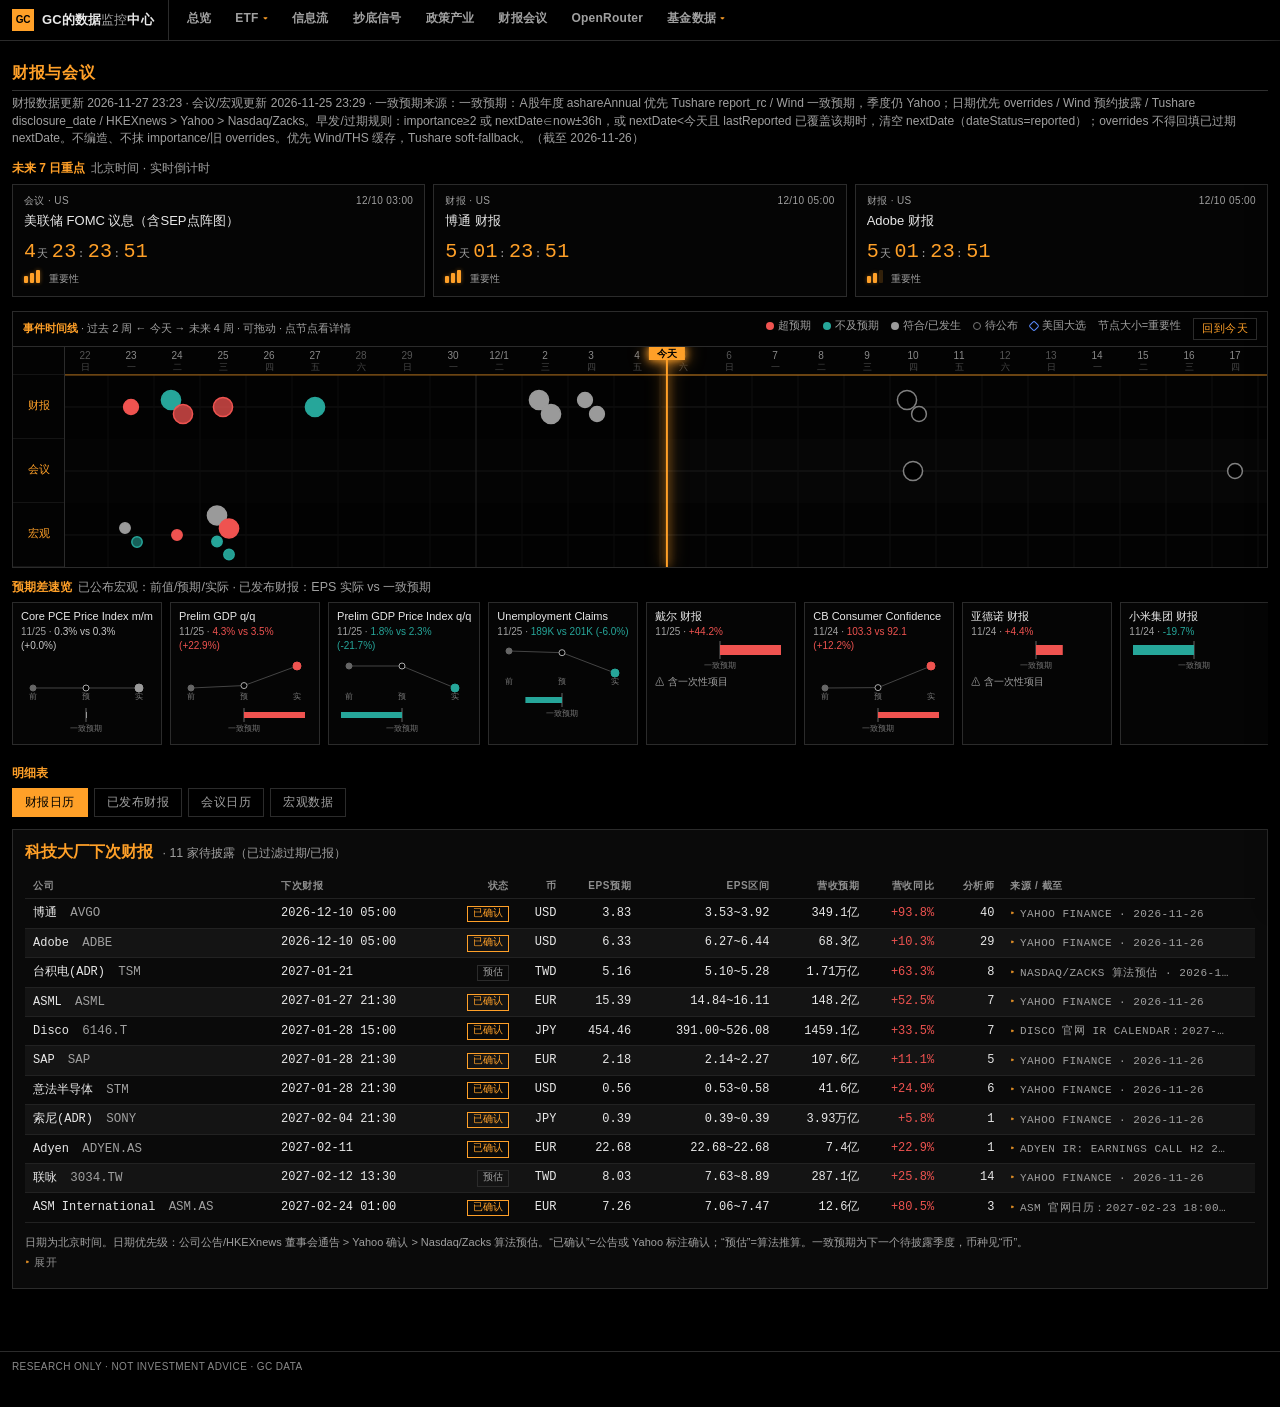
<file: earnings/index.html>
<!DOCTYPE html>
<html lang="zh-CN">
<head>
  <meta charset="UTF-8" />
  <meta name="viewport" content="width=device-width, initial-scale=1" />
  <title>财报与会议 · GC的数据监控中心</title>
  <link rel="stylesheet" href="../assets/theme.css" />
  <style>
    .scard{margin-bottom:14px}
    .scard h2{margin:0 0 10px;font-size:1.02rem;font-weight:650;color:var(--bb)}
    .scard h2 .sub,.sub{font-weight:400;color:var(--mu);font-size:.78rem;margin-left:6px}
    @media (max-width:719px){
      .page-sub{display:-webkit-box;-webkit-box-orient:vertical;-webkit-line-clamp:2;overflow:hidden}
    }
    .tabs{display:flex;gap:6px;flex-wrap:wrap;margin:6px 0 12px}
    .tabs button{font:inherit;font-size:12px;background:#000;color:var(--mu);border:1px solid var(--bd);padding:5px 12px;cursor:pointer}
    .tabs button.on{color:#000;background:var(--bb);border-color:var(--bb)}
    .tw{overflow-x:auto}
    table.data{white-space:nowrap;width:100%}
    table.data th,table.data td{text-align:right}
    table.data .l{text-align:left}
    table.data td.w{white-space:normal;min-width:220px;text-align:left}
    .beat{color:var(--pos)}.miss{color:var(--neg)}.na{color:var(--mu-2,#666)}
    .tag{display:inline-block;font-size:10px;padding:0 5px;border:1px solid var(--bd);margin-left:4px;color:var(--mu)}
    .tag.c{color:var(--bb);border-color:var(--bb)}
    .note{color:var(--mu);font-size:11px;line-height:1.5;white-space:normal}
    a.src{color:var(--mu);font-size:11px}
    .filt{display:flex;gap:6px;flex-wrap:wrap;margin-bottom:8px}
    .filt select{font:inherit;font-size:12px;color:var(--tx);background:#000;border:1px solid var(--bd);padding:4px 8px}
    @media (max-width:719px){
      .scard h2{font-size:.92rem}
      table.data{font-size:11px}
      table.data td.w{min-width:170px}
    }
    /* ===== 时间线改版 ===== */
    :root{--up:var(--pos);--dn:var(--neg);--beatc:var(--pos);--missc:var(--neg)}
    .cd-row{display:grid;grid-template-columns:repeat(auto-fit,minmax(190px,1fr));gap:8px;margin:6px 0 14px}
    .cd{border:1px solid var(--bd);background:#050505;padding:9px 11px;cursor:pointer;position:relative;min-width:0}
    .cd:hover{border-color:var(--bb)}
    .cd .k{font-size:10px;color:var(--mu);letter-spacing:.04em;display:flex;justify-content:space-between;gap:6px}
    .cd .n{font-size:13px;color:var(--tx);margin:4px 0 6px;white-space:nowrap;overflow:hidden;text-overflow:ellipsis}
    .cd .t{font-family:var(--mono);font-size:20px;color:var(--bb);font-variant-numeric:tabular-nums;letter-spacing:.02em}
    .cd .t small{font-size:11px;color:var(--mu);margin:0 3px 0 1px}
    .cd .r{font-size:12px;line-height:1.4}
    .cd .w{font-size:10px;color:var(--mu);margin-top:4px}
    .tl-wrap{position:relative;border:1px solid var(--bd);background:#030303;margin-bottom:10px}
    .tl-head{display:flex;justify-content:space-between;align-items:center;padding:6px 10px;border-bottom:1px solid var(--bd);font-size:11px;color:var(--mu);gap:8px;flex-wrap:wrap}
    .tl-head b{color:var(--bb);font-weight:600}
    .tag.el{border-color:#5b8cff;color:#8fb0ff}.lg .el-i{border:1.5px solid #5b8cff;border-radius:2px;transform:rotate(45deg)}circle.dot.el{stroke:#5b8cff}
    .lg{display:flex;gap:12px;flex-wrap:wrap}.lg i{display:inline-block;width:8px;height:8px;border-radius:50%;margin-right:4px;vertical-align:-1px}
    .tl-head button{font:inherit;font-size:11px;background:#000;color:var(--bb);border:1px solid var(--bd);padding:2px 8px;cursor:pointer}
    .tl-body{display:flex}
    .tl-lanes{flex:0 0 52px;border-right:1px solid var(--bd);font-size:11px;color:var(--bb)}
    .tl-lanes div{height:64px;display:flex;align-items:center;justify-content:center;border-bottom:1px solid #141414}
    .tl-lanes .ax{height:28px;color:var(--mu)}
    .tl-scroll{flex:1;overflow-x:auto;overflow-y:hidden;cursor:grab;scrollbar-width:thin;scrollbar-color:#333 #000}
    .tl-scroll.drag{cursor:grabbing;user-select:none}
    .tl-scroll svg{display:block}
    .dot{cursor:pointer;transform-box:fill-box;transform-origin:center}
    .dot:hover,.dot.sel{stroke:#FFA028;stroke-width:2}
    .tl-anim .dot{animation:pop .38s cubic-bezier(.3,1.6,.6,1) both}
    .tl-anim .axis{stroke-dasharray:var(--len);stroke-dashoffset:var(--len);animation:draw 1.1s ease-out forwards}
    @keyframes pop{from{transform:scale(0);opacity:0}to{transform:scale(1);opacity:1}}
    @keyframes draw{to{stroke-dashoffset:0}}
    .now-line{filter:drop-shadow(0 0 4px #FFA028) drop-shadow(0 0 8px rgba(255,160,40,.6))}
    .tip{position:fixed;pointer-events:none;background:#111;border:1px solid var(--bb);color:var(--tx);font-size:11px;padding:4px 7px;z-index:60;display:none;max-width:260px}
    .dp{position:fixed;top:0;right:0;height:100%;width:380px;max-width:92vw;background:#070707;border-left:1px solid var(--bb);z-index:50;transform:translateX(102%);transition:transform .28s ease;overflow-y:auto;padding:14px 16px 30px;box-shadow:-8px 0 24px rgba(0,0,0,.6)}
    .dp.open{transform:none}
    .dp .x{position:absolute;right:10px;top:8px;background:none;border:0;color:var(--mu);font-size:20px;cursor:pointer}
    .dp h3{margin:0 24px 2px 0;color:var(--bb);font-size:15px}
    .dp .meta{font-size:11px;color:var(--mu);margin-bottom:10px}
    .dp .kv{display:grid;grid-template-columns:1fr 1fr;gap:6px;margin:8px 0}
    .dp .kv div{border:1px solid var(--bd);padding:6px 8px}
    .dp .kv span{display:block;font-size:10px;color:var(--mu)}
    .dp .kv b{font-family:var(--mono);font-size:15px;font-weight:500;font-variant-numeric:tabular-nums}
    .dp p{font-size:12px;line-height:1.55;margin:6px 0}
    .dp .lbl{font-size:10px;color:var(--bb);margin-top:12px;letter-spacing:.05em}
    .vd{display:inline-block;font-size:11px;padding:1px 6px;border:1px solid currentColor}
    .c-beat{color:var(--beatc)}.c-miss{color:var(--missc)}.c-inl{color:#C8C8C8}.c-pend{color:var(--mu)}
    .strip{display:flex;gap:8px;overflow-x:auto;padding-bottom:6px;margin-bottom:14px;scrollbar-width:thin;scrollbar-color:#333 #000}
    .sc{flex:0 0 150px;border:1px solid var(--bd);padding:6px 8px;cursor:pointer;background:#050505}
    .sc:hover{border-color:var(--bb)}
    .sc .h{font-size:11px;white-space:nowrap;overflow:hidden;text-overflow:ellipsis}
    .sc .s{font-size:10px;color:var(--mu)}
    .sec-t{font-size:12px;color:var(--bb);margin:4px 0 6px;font-weight:600}
    .sec-t .sub{font-weight:400}
    .stream{display:none}
    @media (max-width:719px){
      .tl-wrap{display:none}.stream{display:block}
      .cd-row{grid-template-columns:1fr 1fr}.cd .t{font-size:16px}
      .stream .dg{margin-bottom:10px}
      .stream .dh{font-size:11px;color:var(--bb);border-bottom:1px solid var(--bd);padding:4px 0;position:sticky;top:0;background:#000}
      .stream .dh.today{color:#000;background:var(--bb);padding-left:6px}
      .stream .ev{display:flex;gap:8px;align-items:center;padding:7px 2px;border-bottom:1px solid #121212;font-size:12px;cursor:pointer}
      .stream .ev i{flex:0 0 auto;border-radius:50%}
      .stream .ev .ln{font-size:10px;color:var(--mu);flex:0 0 28px}
      .stream .ev .nm{flex:1;min-width:0;overflow:hidden;text-overflow:ellipsis;white-space:nowrap}
      .dp{width:100%;max-width:100%;top:auto;bottom:0;height:78vh;border-left:0;border-top:1px solid var(--bb);transform:translateY(102%)}
    }
    @media (prefers-reduced-motion:reduce){
      .tl-anim .dot,.tl-anim .axis{animation:none!important;stroke-dashoffset:0}
      .dp{transition:none}
    }

    /* 已发布表：备注默认折叠，点公司名展开 */
    #tr .co-tog{font:inherit;background:none;border:0;color:var(--tx);cursor:pointer;padding:0;text-align:left;display:inline-flex;align-items:center;gap:4px;max-width:100%}
    #tr .co-tog:hover,#tr .co-tog:focus-visible{color:var(--bb);outline:none}
    #tr .co-tog .chev{display:inline-block;color:var(--bb);font-size:10px;line-height:1;transition:transform .18s ease;flex:0 0 auto}
    #tr .erow.open .co-tog{color:var(--bb)}
    #tr .erow.open .co-tog .chev{transform:rotate(90deg)}
    #tr td.note-td{white-space:nowrap;min-width:0!important;width:1%;text-align:left;vertical-align:middle;color:var(--mu-2,#666);font-size:11px;cursor:pointer}
    #tr .note-hint{color:var(--mu-2,#666)}
    #tr .erow.open .note-hint{color:var(--bb)}
    #tr .erow-detail td{text-align:left!important;white-space:normal;background:#0a0a0a;border-bottom:1px solid var(--bd);padding:8px 10px 10px;vertical-align:top}
    #tr .note-panel{color:var(--mu);font-size:11px;line-height:1.55;max-width:min(720px,100%)}
    #tr .erow-detail[hidden]{display:none}
    #tr .erow td{vertical-align:middle}
    @media (prefers-reduced-motion:reduce){#tr .co-tog .chev{transition:none}}

    /* 来源列 / 长文案：默认折叠，点开展开（对齐已发布表 ▸ 交互） */
    .fold{max-width:220px}
    .fold-tog,.clamp-tog{
      font:inherit;background:none;border:0;color:var(--mu);cursor:pointer;padding:0;
      text-align:left;display:inline-flex;align-items:center;gap:4px;max-width:100%;
    }
    .fold-tog:hover,.fold-tog:focus-visible,
    .clamp-tog:hover,.clamp-tog:focus-visible{color:var(--bb);outline:none}
    .fold-tog .chev,.clamp-tog .chev{
      display:inline-block;color:var(--bb);font-size:10px;line-height:1;
      transition:transform .18s ease;flex:0 0 auto;
    }
    .fold.open > .fold-tog,.clamp.open > .clamp-tog{color:var(--bb)}
    .fold.open > .fold-tog .chev,.clamp.open > .clamp-tog .chev{transform:rotate(90deg)}
    .fold-sum{
      overflow:hidden;text-overflow:ellipsis;white-space:nowrap;min-width:0;
      color:inherit;font-size:11px;line-height:1.3;
    }
    .fold-full{color:var(--mu);font-size:11px;line-height:1.5;white-space:normal;margin-top:4px}
    .fold-full[hidden]{display:none}
    td.src-td{min-width:110px;max-width:200px;vertical-align:middle;white-space:normal}
    .clamp{max-width:min(420px,100%);cursor:pointer}
    .clamp.open{cursor:default}
    .clamp-body{white-space:normal;line-height:1.5;word-break:break-word}
    .clamp:not(.open) .clamp-body{
      display:-webkit-box;-webkit-box-orient:vertical;-webkit-line-clamp:3;
      overflow:hidden;
    }
    .clamp-tog{margin-top:2px;font-size:11px;color:var(--mu-2,#666);cursor:pointer}
    .clamp.open .clamp-tog{color:var(--bb)}
    /* 表尾说明默认两行，避免占半屏 */
    .foot-clamp-wrap{margin:0}
    .foot-clamp-wrap > p.note.foot-clamp:not(.open){
      display:-webkit-box;-webkit-box-orient:vertical;-webkit-line-clamp:2;
      overflow:hidden;cursor:pointer;margin-bottom:2px;
    }
    .foot-clamp-wrap > p.note.foot-clamp.open{display:block;-webkit-line-clamp:unset}
    .foot-clamp-tog{
      font:inherit;background:none;border:0;color:var(--mu-2,#666);cursor:pointer;
      padding:0;margin:0 0 8px;font-size:11px;display:inline-flex;align-items:center;gap:4px;
    }
    .foot-clamp-tog:hover,.foot-clamp-tog:focus-visible{color:var(--bb);outline:none}
    .foot-clamp-tog .chev{display:inline-block;color:var(--bb);font-size:10px;transition:transform .18s ease}
    .foot-clamp-wrap.open .foot-clamp-tog{color:var(--bb)}
    .foot-clamp-wrap.open .foot-clamp-tog .chev{transform:rotate(90deg)}
    @media (max-width:719px){
      .fold{max-width:140px}
      td.src-td{max-width:140px;min-width:96px}
      .clamp{max-width:min(280px,72vw)}
      .clamp:not(.open) .clamp-body{-webkit-line-clamp:2}
      table.data td.w{min-width:132px}
    }
    @media (prefers-reduced-motion:reduce){
      .fold-tog .chev,.clamp-tog .chev{transition:none}
    }
  .ib{display:inline-flex;align-items:flex-end;gap:2px;margin-right:6px;vertical-align:-1px}.ib i{display:block;width:4px;border-radius:1px;background:rgba(255,160,40,.18)}.ib i.on{background:#FFA028;box-shadow:0 0 4px rgba(255,160,40,.45)}
</style>
</head>
<body>
  <header class="app-header">
    <div class="inner">
      <div class="brand"><div class="brand-mark"></div><h1>GC的数据<span>监控</span>中心</h1></div>
      <nav class="nav">
        <a href="../" data-match="/">总览</a>
        <div class="nav-dd" data-match="/etf">
          <button type="button" class="nav-dd-btn" aria-haspopup="true" aria-expanded="false" aria-controls="nav-dd-etf">ETF<span class="nav-dd-caret" aria-hidden="true">▾</span></button>
          <div class="nav-dd-panel" id="nav-dd-etf" role="menu" aria-label="ETF">
            <a href="../etf/" role="menuitem">国家队追踪</a>
            <a href="../sentiment/" role="menuitem">情绪看板</a>
            <a href="../momentum/" role="menuitem">动量排名</a>
          </div>
        </div>
        <a href="../feed/" data-match="/feed">信息流</a>
        <a href="../bottom/" data-match="/bottom">抄底信号</a>
        <a href="../policy/" data-match="/policy">政策产业</a>
        <a href="../earnings/" data-match="/earnings">财报会议</a>
        <a href="../openrouter/" data-match="/openrouter">OpenRouter</a>
        <div class="nav-dd" data-match="/funds">
          <button type="button" class="nav-dd-btn" aria-haspopup="true" aria-expanded="false" aria-controls="nav-dd-funds">基金数据<span class="nav-dd-caret" aria-hidden="true">▾</span></button>
          <div class="nav-dd-panel" id="nav-dd-funds" role="menu" aria-label="基金数据">
            <a href="../funds/" role="menuitem">公募基金</a>
            <a href="../funds/?view=private" role="menuitem">私募基金</a>
          </div>
        </div>
      </nav>
    </div>
  </header>
  <main class="wrap">
    <h2 class="page-title">财报与会议</h2>
    <p class="page-sub" id="sum">加载数据…</p>
        <section aria-label="近7日重点倒计时"><div class="sec-t">未来 7 日重点<span class="sub">北京时间 · 实时倒计时</span></div><div class="cd-row" id="cd"></div></section>
    <section class="tl-wrap" aria-label="事件时间线">
      <div class="tl-head"><span><b>事件时间线</b> · 过去 2 周 ← 今天 → 未来 4 周 · 可拖动 · 点节点看详情</span>
        <span class="lg"><span><i style="background:var(--beatc)"></i>超预期</span><span><i style="background:var(--missc)"></i>不及预期</span><span><i style="background:#9a9a9a"></i>符合/已发生</span><span><i style="border:1.5px solid #777"></i>待公布</span><span><i class="el-i"></i>美国大选</span><span>节点大小=重要性</span><button type="button" id="toNow">回到今天</button></span></div>
      <div class="tl-body"><div class="tl-lanes"><div class="ax"></div><div>财报</div><div>会议</div><div>宏观</div></div><div class="tl-scroll" id="tls"></div></div>
    </section>
    <div class="stream" id="stream" aria-label="事件流"></div>
    <section aria-label="预期差"><div class="sec-t">预期差速览<span class="sub">已公布宏观：前值/预期/实际 · 已发布财报：EPS 实际 vs 一致预期</span></div><div class="strip" id="strip"></div></section>
    <div class="sec-t" style="margin-top:6px">明细表</div>
    <div class="tabs" id="tabs">
      <button data-t="e" class="on">财报日历</button><button data-t="r">已发布财报</button>
      <button data-t="m">会议日历</button><button data-t="x">宏观数据</button>
    </div>
    <section id="t-e" class="panel scard"><h2>科技大厂下次财报<span class="sub" id="esub"></span></h2><div class="tw"><table class="data" id="te"></table></div>
      <div class="foot-clamp-wrap"><p class="note foot-clamp">日期为北京时间。日期优先级：公司公告/HKEXnews 董事会通告 > Yahoo 确认 > Nasdaq/Zacks 算法预估。“已确认”=公告或 Yahoo 标注确认；“预估”=算法推算。一致预期为下一个待披露季度，币种见“币”。</p><button type="button" class="foot-clamp-tog" aria-expanded="false"><span class="chev" aria-hidden="true">▸</span><span class="clamp-lab">展开</span></button></div></section>
    <section id="t-r" class="panel scard" hidden><h2>最近一期财报 vs 一致预期</h2><div class="tw"><table class="data" id="tr"></table></div>
      <div class="foot-clamp-wrap"><p class="note foot-clamp">实际数优先取公司业绩公告（HKEXnews/SEC），EPS实际/预期/偏差列为 Yahoo 同口径（中概/港股多为 Non-GAAP），下方小字为公告 GAAP/Non-GAAP 口径；一次性项目见备注（点公司名称展开「指引 / 备注」）。营收预期仅对有新闻来源的公司填写，其余“暂无”。</p><button type="button" class="foot-clamp-tog" aria-expanded="false"><span class="chev" aria-hidden="true">▸</span><span class="clamp-lab">展开</span></button></div></section>
    <section id="t-m" class="panel scard" hidden><h2>重要会议<span class="sub">央行 / 中央会议</span></h2>
      <div class="filt"><select id="mf"><option value="">全部地区</option><option>CN</option><option>US</option><option>EU</option><option>JP</option><option value="us-election">美国大选</option></select></div>
      <div class="tw"><table class="data" id="tm"></table></div></section>
    <section id="t-x" class="panel scard" hidden><h2>中美宏观数据日历<span class="sub">北京时间</span></h2>
      <div class="filt"><select id="xf"><option value="">中美全部</option><option>CN</option><option>US</option></select><select id="xs"><option value="">全部状态</option><option value="released">已公布</option><option value="upcoming">待公布</option></select></div>
      <div class="tw"><table class="data" id="tx"></table></div></section>
  </main>
  <footer class="app-footer">RESEARCH ONLY · NOT INVESTMENT ADVICE · GC DATA</footer>
  <script src="../assets/shell.js"></script>
<script>
const NA='<span class="na">暂无</span>';
const esc=s=>String(s).replace(/[&<>"]/g,c=>({'&':'&amp;','<':'&lt;','>':'&gt;','"':'&quot;'}[c]));
const v=x=>x==null||x===''?NA:esc(x);
/* 长文案折叠阈值：约 2–3 行（CJK 手机窄列 ~56 字；拉丁约 80–100） */
const FOLD_CHARS=28; /* CJK：手机 td.w≈132px 约 2 行；拉丁可视约 50–60 字 */
const plainLen=h=>String(h).replace(/<[^>]+>/g,' ').replace(/&[^;]+;/g,' ').replace(/\s+/g,' ').trim().length;
function foldSrc(sumHtml,fullHtml){
  return `<div class="fold"><button type="button" class="fold-tog" aria-expanded="false"><span class="chev" aria-hidden="true">▸</span><span class="fold-sum">${sumHtml}</span></button><div class="fold-full" hidden>${fullHtml}</div></div>`;
}
function clampIfLong(html){
  const t=String(html||'');
  if(!t||t===NA) return t;
  const n=plainLen(t);
  const multi=/<br\s*\/?>/i.test(t);
  if(n<=FOLD_CHARS && !multi) return t;
  if(n<=20 && multi) return t; /* 极短多行不折 */
  return `<div class="clamp"><div class="clamp-body">${t}</div><button type="button" class="clamp-tog" aria-expanded="false"><span class="chev" aria-hidden="true">▸</span><span class="clamp-lab">展开</span></button></div>`;
}
function srcSumLine(c){
  const nd=(c.sources||{}).nextDate;
  const cs=((c.sources||{}).consensus||[])[0];
  const s=nd||cs;
  if(!s||!s.name) return '来源 · 点开';
  const nm=String(s.name).replace(/\s*\(yfinance\)\s*/i,'').trim()||'来源';
  const d=(s.asOf||'').slice(0,10);
  return esc(nm)+(d?' · '+esc(d):'');
}
function big(n){if(n==null)return NA;const a=Math.abs(n);return a>=1e12?(n/1e12).toFixed(2)+'万亿':a>=1e8?(n/1e8).toFixed(1)+'亿':a>=1e4?(n/1e4).toFixed(1)+'万':n.toFixed(2)}
const pct=(x,d=1)=>x==null?NA:`<span class="${x>=0?'beat':'miss'}">${x>=0?'+':''}${(+x).toFixed(d)}%</span>`;
function bj(s){if(!s)return NA;if(!s.includes('T'))return s;const d=new Date(s);const p=n=>String(n).padStart(2,'0');
  const b=new Date(d.getTime()+8*3600e3);return `${b.getUTCFullYear()}-${p(b.getUTCMonth()+1)}-${p(b.getUTCDate())} ${p(b.getUTCHours())}:${p(b.getUTCMinutes())}`}
const vcls=t=>!t?'':/不及|低于预期|miss/.test(t)?'miss':/高于|好于|超|beat/.test(t)?'beat':'';
document.getElementById('tabs').onclick=e=>{const t=e.target.dataset.t;if(!t)return;
  document.querySelectorAll('#tabs button').forEach(b=>b.classList.toggle('on',b.dataset.t===t));
  ['e','r','m','x'].forEach(k=>document.getElementById('t-'+k).hidden=k!==t);};
/* 来源 fold / 长文 clamp：独立按行切换 */
document.addEventListener('click',e=>{
  if(e.target.closest('a')) return;
  const foldTog=e.target.closest('.fold-tog');
  if(foldTog){
    const box=foldTog.closest('.fold'); if(!box) return;
    const open=box.classList.toggle('open');
    foldTog.setAttribute('aria-expanded', open?'true':'false');
    const full=box.querySelector('.fold-full');
    if(full) full.hidden=!open;
    return;
  }
  const footTog=e.target.closest('.foot-clamp-tog');
  const footP=e.target.closest('p.note.foot-clamp');
  if(footTog || (footP && !footP.closest('.foot-clamp-wrap')?.classList.contains('open') && !footP.classList.contains('open'))){
    const wrap=(footTog||footP).closest('.foot-clamp-wrap');
    if(wrap){
      const open=wrap.classList.toggle('open');
      const p=wrap.querySelector('p.note.foot-clamp');
      if(p) p.classList.toggle('open', open);
      const btn=wrap.querySelector('.foot-clamp-tog');
      if(btn){
        btn.setAttribute('aria-expanded', open?'true':'false');
        const lab=btn.querySelector('.clamp-lab');
        if(lab) lab.textContent=open?'收起':'展开';
      }
      return;
    }
  }
  const clampTog=e.target.closest('.clamp-tog');
  const clamp=e.target.closest('.clamp');
  if(!clampTog && !(clamp && !clamp.classList.contains('open'))) return;
  const box=clampTog?clampTog.closest('.clamp'):clamp;
  if(!box) return;
  const open=box.classList.toggle('open');
  const btn=box.querySelector('.clamp-tog');
  if(btn){
    btn.setAttribute('aria-expanded', open?'true':'false');
    const lab=btn.querySelector('.clamp-lab');
    if(lab) lab.textContent=open?'收起':'展开';
  }
});
Promise.all([fetch('data/earnings.json').then(r=>r.json()),fetch('data/calendar.json').then(r=>r.json())]).then(([E,C])=>{
  document.getElementById('sum').textContent=`财报数据更新 ${bj(E.updated)} · 会议/宏观更新 ${bj(C.updated)} · 一致预期来源：${E.consensusSource}（截至 ${E.consensusAsOf}）`;
  const S1=x=>x?`<a class="src" href="${esc(x.url||'#')}" target="_blank" rel="noopener">${esc(x.name)}</a> <span class="sub">${esc((x.asOf||'').slice(0,10))}</span>`:NA;
  const todaySH=(()=>{const p=n=>String(n).padStart(2,'0');const b=new Date(Date.now()+8*3600e3);return `${b.getUTCFullYear()}-${p(b.getUTCMonth()+1)}-${p(b.getUTCDate())}`})();
  const cs=E.companies.filter(c=>c.nextDate&&String(c.nextDate).slice(0,10)>=todaySH&&c.dateStatus!=='reported').sort((a,b)=>(a.nextDate||'9')<(b.nextDate||'9')?-1:1);
  const esub=document.getElementById('esub'); if(esub) esub.textContent=` · ${cs.length} 家待披露（已过滤过期/已报）`;
  document.getElementById('te').innerHTML='<thead><tr><th class="l">公司</th><th class="l">下次财报</th><th>状态</th><th>币</th><th>EPS预期</th><th>EPS区间</th><th>营收预期</th><th>营收同比</th><th>分析师</th><th class="l">来源 / 截至</th></tr></thead><tbody>'+
   cs.map(c=>{const k=c.consensus||{};const st=c.dateStatus==='confirmed'?'<span class="tag c">已确认</span>':c.dateStatus==='estimated'?'<span class="tag">预估</span>':NA;
   return `<tr><td class="l">${esc(c.name)} <span class="sub">${esc(c.symbol)}</span></td><td class="l">${bj(c.nextDate)}</td><td>${st}</td><td>${v(k.currency||c.currency)}</td><td>${k.epsAvg!=null?(+k.epsAvg).toFixed(2):NA}</td><td>${k.epsLow!=null?(+k.epsLow).toFixed(2)+'~'+(+k.epsHigh).toFixed(2):NA}</td><td>${big(k.revAvg)}</td><td>${k.revGrowth!=null?pct(k.revGrowth*100):NA}</td><td>${v(k.epsAnalysts)}</td><td class="l src-td">${foldSrc(srcSumLine(c),`日期：${S1((c.sources||{}).nextDate)}<br>预期：${S1(((c.sources||{}).consensus||[])[0])}`)}</td></tr>`}).join('')+'</tbody>';
  const rs=E.companies.filter(c=>c.lastReported).sort((a,b)=>a.lastReported.reportDate<b.lastReported.reportDate?1:-1);
  document.getElementById('tr').innerHTML='<thead><tr><th class="l">公司</th><th class="l">发布</th><th>季末</th><th>币</th><th>EPS实际</th><th>EPS预期</th><th>EPS偏差</th><th>营收</th><th>营收预期</th><th>营收偏差</th><th>营收同比</th><th>净利润</th><th>净利同比</th><th class="l">指引 / 备注</th></tr></thead><tbody>'+
   rs.map(c=>{const L=c.lastReported,m=c.manual||{};const re=m.revEstimate;const rd=re&&L.revenue?(L.revenue/re-1)*100:null;
   const ee=m.epsEstimateAlt??L.epsEstimate;const es=ee&&L.epsActual!=null?(L.epsActual/ee-1)*100:(L.epsSurprisePct!=null?L.epsSurprisePct*100:null);
   const noteHtml=`${c.guidance?esc(c.guidance):'指引：暂无'}${L.oneOff?'<br><b>一次性项目：</b>'+esc(L.oneOff):''}${L.epsCompareBasis?'<br>EPS口径：'+esc(L.epsCompareBasis):''}${L.epsGaap==null&&L.epsGaapBasis?'<br>EPS：'+esc(L.epsGaapBasis):''}${L.adjNetIncome?'<br>经调整净利 '+big(L.adjNetIncome)+(L.adjNetIncomeYoY!=null?' ('+pct(L.adjNetIncomeYoY*100)+')':''):''}${L.netIncomeBasis?'<br>净利口径：'+esc(L.netIncomeBasis):''}${L.halfYear?'<br>'+esc(L.halfYear.period)+'：营收 '+big(L.halfYear.revenue)+' ('+pct(L.halfYear.revenueYoY*100)+')，归母净利 '+big(L.halfYear.netIncome)+' ('+pct(L.halfYear.netIncomeYoY*100)+')，EPS '+L.halfYear.epsGaap:''}${L.note?'<br>'+esc(L.note):''}${c.note?'<br>'+esc(c.note):''}<br>来源：${((c.sources||{}).lastReported||[]).map(S1).join(' · ')||NA}`;
   return `<tr class="erow"><td class="l"><button type="button" class="co-tog" aria-expanded="false">${esc(c.name)} <span class="sub">${esc(c.symbol)}</span><span class="chev" aria-hidden="true">▸</span></button></td><td class="l">${bj(L.reportDate).slice(0,10)}</td><td>${v(L.quarterEnd)}</td><td>${v(c.currency)}</td><td>${L.epsActual!=null?(+L.epsActual).toFixed(2):NA}${((()=>{const b=[];if(L.epsGaap!=null)b.push(esc(L.epsGaapBasis||'GAAP')+' '+L.epsGaap);if(L.epsNonGaap!=null)b.push(esc(L.epsNonGaapBasis||'Non-GAAP')+' '+L.epsNonGaap);return b.length?'<br><span class="sub">'+b.join(' · ')+'</span>':'';})())}</td><td>${ee!=null?(+ee).toFixed(2):NA}</td><td>${es!=null?pct(es):NA}</td><td>${big(L.revenue)}</td><td>${re?big(re)+' <span class="sub">'+esc(m.revSource||'')+'</span>':NA}</td><td>${rd!=null?pct(rd):NA}</td><td>${L.revenueYoY!=null?pct(L.revenueYoY*100):NA}</td><td>${big(L.netIncome)}</td><td>${L.netIncomeYoY!=null?pct(L.netIncomeYoY*100):NA}</td><td class="note-td"><span class="note-hint">详情</span></td></tr><tr class="erow-detail" hidden><td colspan="14"><div class="note-panel">${noteHtml}</div></td></tr>`}).join('')+'</tbody>';
  document.getElementById('tr').onclick=e=>{
    if(e.target.closest('a')) return;
    const row=e.target.closest('tr.erow'); if(!row) return;
    if(!e.target.closest('.co-tog')&&!e.target.closest('.note-td')) return;
    const btn=row.querySelector('.co-tog');
    const det=row.nextElementSibling;
    const open=row.classList.toggle('open');
    if(btn) btn.setAttribute('aria-expanded', open?'true':'false');
    const hint=row.querySelector('.note-hint');
    if(hint) hint.textContent=open?'收起':'详情';
    if(det&&det.classList.contains('erow-detail')) det.hidden=!open;
  };
  const src=a=>(a||[]).map(s=>`<a class="src" href="${esc(s.url)}" target="_blank" rel="noopener">${esc(s.name)}</a>`).join(' · ')||NA;
  const ST={done:'已结束',upcoming:'即将召开',ongoing:'进行中',scheduled:'已排期',tbd:'待定'};
  const rm=()=>{const f=document.getElementById('mf').value;const ms=C.meetings.filter(m=>!f||(f==='us-election'?m.category==='us-election':m.region===f)).sort((a,b)=>(a.start||'9')<(b.start||'9')?-1:1);
   document.getElementById('tm').innerHTML='<thead><tr><th class="l">会议</th><th class="l">地区</th><th class="l">日期</th><th class="l">决议时间(北京)</th><th class="l">状态</th><th class="l">市场预期</th><th class="l">结果</th><th class="l">对比</th><th class="l">来源</th></tr></thead><tbody>'+
   ms.map(m=>{const expH=v(m.expectation);const resH=`${v(m.result)}${m.note?'<br><span class="note">'+esc(m.note)+'</span>':''}`;
   return `<tr><td class="l">${m.category==='us-election'?'<span class="tag el">大选</span> ':''}${esc(m.name)}</td><td class="l">${m.region}</td><td class="l">${m.start?esc(m.start)+(m.end&&m.end!==m.start?' ~ '+esc(m.end.slice(5)):''):NA}</td><td class="l">${bj(m.decisionAt)}</td><td class="l"><span class="tag ${m.status==='upcoming'||m.status==='ongoing'?'c':''}">${ST[m.status]||m.status}</span></td><td class="w note">${clampIfLong(expH)}</td><td class="w">${clampIfLong(resH)}</td><td class="l">${m.verdict?esc(m.verdict):NA}</td><td class="w">${clampIfLong(src(m.sources))}</td></tr>`}).join('')+'</tbody>'};
  const rx=()=>{const f=document.getElementById('xf').value,s=document.getElementById('xs').value;
   const xs=C.macro.filter(x=>(!f||x.region===f)&&(!s||(s==='released'?x.status==='released':x.status!=='released'))).sort((a,b)=>a.releaseAt<b.releaseAt?1:-1);
   document.getElementById('tx').innerHTML='<thead><tr><th class="l">公布(北京)</th><th class="l">国</th><th class="l">指标</th><th>实际</th><th>预期</th><th>前值</th><th>差值</th><th class="l">对比</th><th class="l">来源</th></tr></thead><tbody>'+
   xs.map(x=>{const nameH=`${esc(x.name)}${x.note?'<br><span class="note">'+esc(x.note)+'</span>':''}`;
   return `<tr><td class="l">${bj(x.releaseAt)}</td><td class="l">${x.region}</td><td class="l">${clampIfLong(nameH)}</td><td>${x.status==='released'?v(x.actual):'<span class="tag">待公布</span>'}</td><td>${v(x.forecast)}</td><td>${v(x.previous)}</td><td>${v(x.diff)}</td><td class="l ${vcls(x.verdict)}">${x.verdict?esc(x.verdict):'—'}</td><td class="l">${src([x.source])}</td></tr>`}).join('')+'</tbody>'};
  document.getElementById('mf').onchange=rm;document.getElementById('xf').onchange=rx;document.getElementById('xs').onchange=rx;rm();rx();
}).catch(e=>{document.getElementById('sum').textContent='数据加载失败：'+e});
</script>
<div class="tip" id="tip"></div>
<aside class="dp" id="dp" aria-hidden="true" role="dialog" aria-label="事件详情"><button class="x" id="dpx" aria-label="关闭">×</button><div id="dpc"></div></aside>
<script>
(()=>{
const H=s=>s==null?'':String(s).replace(/[&<>"']/g,c=>({'&':'&amp;','<':'&lt;','>':'&gt;','"':'&quot;',"'":'&#39;'}[c]));
const RM=matchMedia('(prefers-reduced-motion: reduce)').matches;
const DAY=864e5,NOW=Date.now();
const p2=n=>String(n).padStart(2,'0');
const toT=s=>{if(!s)return null;const t=Date.parse(s.includes('T')?s:s+'T00:00:00+08:00');return isNaN(t)?null:t};
const bjd=t=>{const b=new Date(t+8*36e5);return {y:b.getUTCFullYear(),m:b.getUTCMonth()+1,d:b.getUTCDate(),h:b.getUTCHours(),mi:b.getUTCMinutes(),w:b.getUTCDay()}};
const fmt=(t,hm=true)=>{if(t==null)return '暂无';const b=bjd(t);return `${b.m}/${b.d}`+(hm?` ${p2(b.h)}:${p2(b.mi)}`:'')};
const dkey=t=>{const b=bjd(t);return `${b.y}-${p2(b.m)}-${p2(b.d)}`};
const WK='日一二三四五六';
const num=s=>{if(s==null)return null;if(typeof s==='number')return s;const m=String(s).replace(/,/g,'').match(/-?\d+(\.\d+)?/);return m?+m[0]:null};
const cls=(v)=>!v?null:/不及|低于|差于|miss|鹰派超/.test(v)?'miss':/高于|好于|超预期|beat/.test(v)?'beat':/符合|持平|in.?line|维持/.test(v)?'inl':null;
const COL={beat:'#ef5350',miss:'#26a69a',inl:'#9A9A9A',done:'#9A9A9A',pend:'none'};
const LBL={beat:'超预期',miss:'不及预期',inl:'符合预期',done:'已发生',pend:'待公布'};
const imp=x=>{const v=+x;return v>=1&&v<=3?v:2};

function build(E,C){
  const ev=[];
  (E.companies||[]).forEach(c=>{
    const L=c.lastReported;
    if(L&&L.reportDate){const t=toT(L.reportDate);const m=c.manual||{};const ee=m.epsEstimateAlt??L.epsEstimate;
      let sp=(ee&&L.epsActual!=null)?(L.epsActual/ee-1)*100:(L.epsSurprisePct!=null?L.epsSurprisePct*100:null);
      const rd=(m.revEstimate&&L.revenue)?(L.revenue/m.revEstimate-1)*100:null;
      if(c.surprisePct!=null&&isFinite(+c.surprisePct))sp=+c.surprisePct;
      const nt=[c.note,L.oneOff,L.note].filter(Boolean).join('；');let nj=null;
      if(nt){if(/(剔除|调整后|经调整|underlying|adjusted)[^；。]*(超预期|高于|好于|beat)/i.test(nt))nj='beat';else if(/(剔除|调整后|经调整|underlying|adjusted)[^；。]*(不及|低于|差于|miss)/i.test(nt))nj='miss';else if(/大致可比|基本符合|大致符合|in.?line/i.test(nt))nj='inl';else if(/不可比/.test(nt))nj='nc';}
      const st=nj==='nc'?'inl':nj||(sp==null?'done':sp>1?'beat':sp<-1?'miss':'inl');
      if(t)ev.push({lane:0,t,id:'e-'+c.symbol+'-L',name:`${c.name||c.symbol} 财报`,sym:c.symbol,st,imp:imp(c.importance),released:true,raw:c,kind:'eR',sp,rd,ee,nt,nj});}
    const tn=toT(c.nextDate);
    if(tn&&(!L||Math.abs(tn-toT(L.reportDate))>5*DAY))ev.push({lane:0,t:tn,id:'e-'+c.symbol+'-N',name:`${c.name||c.symbol} 财报`,sym:c.symbol,st:tn<NOW?'done':'pend',imp:imp(c.importance),released:false,raw:c,kind:'eN',est:c.dateStatus!=='confirmed'});
  });
  (C.meetings||[]).forEach(m=>{const t=toT(m.decisionAt)||toT(m.end)||toT(m.start);if(!t)return;
    const done=m.status==='done'||!!m.result;const st=done?(cls(m.verdict)||'done'):'pend';
    ev.push({lane:1,t,id:'m-'+m.id,name:m.name,st,imp:imp(m.importance),released:done,raw:m,kind:'M',tbd:m.status==='tbd',el:m.category==='us-election'});});
  (C.macro||[]).forEach(x=>{const t=toT(x.releaseAt);if(!t)return;const done=x.status==='released'&&x.actual!=null;
    ev.push({lane:2,t,id:'x-'+x.id,name:x.name,st:done?(cls(x.verdict)||'inl'):'pend',imp:imp(x.importance),released:done,raw:x,kind:'X',spx:(x.surprisePct!=null&&isFinite(+x.surprisePct))?+x.surprisePct:null});});
  return ev.sort((a,b)=>a.t-b.t);
}
/* ---------- countdown ---------- */
function countdown(ev){
  const box=document.getElementById('cd');
  const cand=ev.filter(e=>e.t>=NOW-12*36e5&&e.t<=NOW+7*DAY&&!e.tbd);
  const score=e=>e.imp*10+(e.lane===1?3:e.lane===0?2:1)-(e.t-NOW)/DAY*.3;
  const seen=new Set();const pick=[];
  cand.sort((a,b)=>score(b)-score(a)).forEach(e=>{const k=e.lane+'|'+e.name.replace(/\s.*/,'')+'|'+Math.floor(e.t/36e5);if(pick.length<5&&!seen.has(k)){seen.add(k);pick.push(e)}});
  pick.sort((a,b)=>a.t-b.t);
  if(!pick.length){box.innerHTML='<div class="note">未来 7 日暂无重点事件</div>';return}
  const LN=['财报','会议','宏观'];
  box.innerHTML=pick.map((e,i)=>`<div class="cd" data-i="${H(e.id)}" tabindex="0"><div class="k"><span>${LN[e.lane]} · ${H(e.raw.region||'')}</span><span>${fmt(e.t)}</span></div><div class="n" title="${H(e.name)}">${H(e.name)}</div><div class="v" id="cdv${i}"></div><div class="w">${IB(e.imp)} 重要性${e.est?' · 日期预估':''}</div></div>`).join('');
  const tick=()=>{const n=Date.now();pick.forEach((e,i)=>{const el=document.getElementById('cdv'+i);if(!el)return;
    if(e.released){el.innerHTML=`<div class="r c-${e.st}">${H(resText(e))}</div>`;return}
    let d=e.t-n;if(d<=0){el.innerHTML='<div class="r c-pend">已到时间 · 等待数据</div>';return}
    const D=Math.floor(d/DAY),h=Math.floor(d%DAY/36e5),m=Math.floor(d%36e5/6e4),s=Math.floor(d%6e4/1e3);
    el.innerHTML=`<div class="t">${D?D+'<small>天</small>':''}${p2(h)}<small>:</small>${p2(m)}<small>:</small>${p2(s)}</div>`;});};
  tick();setInterval(tick,1000);
}
function resText(e){const r=e.raw;
  if(e.kind==='X')return `实际 ${r.actual??'—'} / 预期 ${r.forecast??'—'}${r.verdict?' · '+r.verdict:''}`;
  if(e.kind==='M')return (r.result||'已结束')+(r.verdict?' · '+r.verdict:'');
  if(e.kind==='eR')return e.sp!=null?`EPS ${(+r.lastReported.epsActual).toFixed(2)} · 偏差 ${e.sp>=0?'+':''}${e.sp.toFixed(1)}%`:'已发布';
  return '';}
/* ---------- timeline ---------- */
const PX=46,LH=64,AX=28;
function timeline(ev,open){
  const sc=document.getElementById('tls');
  const t0=Math.floor((NOW-17*DAY)/DAY)*DAY-8*36e5, t1=t0+(17+28+2)*DAY;
  const W=Math.round((t1-t0)/DAY*PX), Hh=AX+LH*3;
  const x=t=>(t-t0)/DAY*PX;
  const vis=ev.filter(e=>e.t>=t0&&e.t<=t1);
  let s=`<svg width="${W}" height="${Hh}" viewBox="0 0 ${W} ${Hh}" role="img" aria-label="事件时间线">`;
  for(let i=0;i<3;i++)s+=`<rect x="0" y="${AX+i*LH}" width="${W}" height="${LH}" fill="${i%2?'#060606':'#030303'}"/><line x1="0" x2="${W}" y1="${AX+i*LH+LH/2}" y2="${AX+i*LH+LH/2}" stroke="#1a1a1a"/>`;
  for(let t=t0;t<=t1;t+=DAY){const b=bjd(t),X=x(t),wk=b.w===0||b.w===6;
    s+=`<line x1="${X}" x2="${X}" y1="${AX}" y2="${Hh}" stroke="${b.d===1?'#333':'#111'}"/>`;
    s+=`<text x="${X+PX/2}" y="12" fill="${wk?'#555':'#8a8a8a'}" font-size="10" text-anchor="middle">${b.d===1||t===t0?b.m+'/':''}${b.d}</text><text x="${X+PX/2}" y="23" fill="#4a4a4a" font-size="9" text-anchor="middle">${WK[b.w]}</text>`;}
  s+=`<line class="axis" style="--len:${W}" x1="0" x2="${W}" y1="${AX}" y2="${AX}" stroke="#FFA028" stroke-opacity=".55" stroke-width="1.5"/>`;
  s+=`<rect x="0" y="${AX}" width="${x(NOW)}" height="${LH*3}" fill="#000" opacity=".28"/>`;
  // stack same-day same-lane
  const slot={};
  vis.forEach((e,i)=>{const k=e.lane+'|'+dkey(e.t);const n=slot[k]=(slot[k]||0)+1;e._o=n-1;});
  const cnt={};vis.forEach(e=>{const k=e.lane+'|'+dkey(e.t);cnt[k]=Math.max(cnt[k]||0,e._o+1)});
  vis.forEach((e,i)=>{const k=e.lane+'|'+dkey(e.t),c=cnt[k];const r=3+e.imp*2.2;
    const dayX=x(Math.floor((e.t+8*36e5)/DAY)*DAY-8*36e5)+PX/2;
    const cx=c>1?dayX+((e._o%2)?6:-6)*(c>2?1:1):dayX;
    const cy=AX+e.lane*LH+LH/2+(c>1?(e._o-(c-1)/2)*Math.min(14,(LH-12)/c):0);
    let op=1;if(e.kind==='eR'&&e.sp!=null)op=e.nj?.75:Math.min(1,.45+Math.abs(e.sp)/15);
    if(e.kind==='X'&&e.spx!=null)op=e.spx===0?1:Math.min(1,.45+Math.abs(e.spx)/12);
    else if(e.kind==='X'&&e.raw.diff!=null){const d=Math.abs(num(e.raw.diff)||0);op=d===0?1:Math.min(1,.5+d/1.2)}
    const f=COL[e.st];const pend=e.st==='pend';
    s+=`<circle class="dot${e.el?' el':''}" data-i="${H(e.id)}" cx="${cx.toFixed(1)}" cy="${cy.toFixed(1)}" r="${r}" fill="${pend?'#000':f}" fill-opacity="${pend?1:op.toFixed(2)}" stroke="${pend?'#808080':f}" stroke-width="1.5"${e.est||e.tbd?' stroke-dasharray="2 2"':''} style="animation-delay:${(0.6+i*0.025).toFixed(3)}s"><title>${H(fmt(e.t)+' '+e.name)}</title></circle>`;});
  const nx=x(NOW);
  s+=`<g class="now-line"><line x1="${nx}" x2="${nx}" y1="0" y2="${Hh}" stroke="#FFA028" stroke-width="2"/><rect x="${nx-18}" y="0" width="36" height="13" fill="#FFA028"/><text x="${nx}" y="10" font-size="10" text-anchor="middle" fill="#000" font-weight="700">今天</text></g></svg>`;
  sc.innerHTML=s;
  const wrap=sc.closest('.tl-wrap');if(!RM)wrap.classList.add('tl-anim');
  const toNow=(sm)=>sc.scrollTo({left:nx-sc.clientWidth/2,behavior:sm&&!RM?'smooth':'auto'});
  toNow(false);document.getElementById('toNow').onclick=()=>toNow(true);
  // drag
  let dn=null,moved=0;
  sc.addEventListener('pointerdown',e=>{if(e.pointerType!=='mouse')return;dn={x:e.clientX,l:sc.scrollLeft};moved=0;});
  addEventListener('pointermove',e=>{if(!dn)return;const d=e.clientX-dn.x;if(Math.abs(d)>3){moved=1;sc.classList.add('drag')}sc.scrollLeft=dn.l-d;});
  addEventListener('pointerup',()=>{dn=null;sc.classList.remove('drag')});
  sc.addEventListener('wheel',e=>{if(Math.abs(e.deltaY)>Math.abs(e.deltaX)){sc.scrollLeft+=e.deltaY;e.preventDefault()}},{passive:false});
  const tip=document.getElementById('tip');
  sc.addEventListener('click',e=>{if(moved){moved=0;return}const d=e.target.closest('.dot');if(d)open(d.dataset.i)});
  sc.addEventListener('mousemove',e=>{const d=e.target.closest('.dot');if(!d||dn){tip.style.display='none';return}
    const ev2=EV.get(d.dataset.i);tip.innerHTML=`${H(fmt(ev2.t))} · ${H(ev2.name)}<br><span class="c-${ev2.st}">${LBL[ev2.st]}</span>${ev2.nt?'<br><span style="color:#aaa">'+H(ev2.nt)+'</span>':''}`;tip.style.display='block';tip.style.left=Math.min(e.clientX+12,innerWidth-270)+'px';tip.style.top=(e.clientY+14)+'px';});
  sc.addEventListener('mouseleave',()=>tip.style.display='none');
}
/* ---------- mobile stream ---------- */
function stream(ev){
  const lo=NOW-14*DAY,hi=NOW+28*DAY;const g={};
  ev.filter(e=>e.t>=lo&&e.t<=hi).forEach(e=>{(g[dkey(e.t)]=g[dkey(e.t)]||[]).push(e)});
  const tk=dkey(NOW);const LN=['财报','会议','宏观'];
  const keys=Object.keys(g).sort();if(!keys.includes(tk)){keys.push(tk);keys.sort();g[tk]=[]}
  document.getElementById('stream').innerHTML=keys.map(k=>{const t=toT(k);const b=bjd(t);
    return `<div class="dg" ${k===tk?'id="stoday"':''}><div class="dh ${k===tk?'today':''}">${b.m}月${b.d}日 周${WK[b.w]}${k===tk?' · 今天':''}</div>${g[k].length?g[k].map(e=>{const r=3+e.imp*2,pend=e.st==='pend';
      return `<div class="ev" data-i="${H(e.id)}"><span class="ln">${LN[e.lane]}</span><i style="width:${r*2}px;height:${r*2}px;${pend?'border:1.5px solid #808080':'background:'+COL[e.st]}"></i><span class="nm">${H(e.name)}</span><span class="c-${e.st}" style="font-size:10px">${e.released?LBL[e.st]:H(fmt(e.t).split(' ')[1]||'')}</span></div>`}).join(''):'<div class="ev note">今日无事件</div>'}</div>`}).join('');
}
/* ---------- mini charts ---------- */
function triSvg(x,w=130,h=46){const P=[num(x.previous),num(x.forecast),num(x.actual)];if(P.some(v=>v==null))return '';
  const mn=Math.min(...P),mx=Math.max(...P),rg=mx-mn||1;const pt=P.map((v,i)=>[12+i*(w-24)/2,h-12-(v-mn)/rg*(h-24)]);
  const c=COL[cls(x.verdict)||'inl'];const L=['前','预','实'];
  return `<svg width="${w}" height="${h}" viewBox="0 0 ${w} ${h}" aria-hidden="true"><polyline points="${pt.map(p=>p.join(',')).join(' ')}" fill="none" stroke="#444" stroke-width="1"/>`+
   pt.map((p,i)=>`<circle cx="${p[0]}" cy="${p[1]}" r="${i===2?4:3}" fill="${i===2?c:i===1?'#000':'#666'}" stroke="${i===1?'#aaa':i===2?c:'#666'}"/><text x="${p[0]}" y="${h-1}" font-size="8" fill="#777" text-anchor="middle">${L[i]}</text>`).join('')+'</svg>';}
function barSvg(sp,w=130,h=30,cc){if(sp==null)return '';const m=Math.max(10,Math.min(60,Math.abs(sp)));const c=cc||(sp>=0?COL.beat:COL.miss);const mid=w/2,len=Math.min(1,Math.abs(sp)/m)*(w/2-4);
  return `<svg width="${w}" height="${h}" aria-hidden="true"><line x1="${mid}" x2="${mid}" y1="2" y2="${h-10}" stroke="#666"/><rect x="${sp>=0?mid:mid-len}" y="6" width="${Math.max(1,len)}" height="${h-20}" fill="${c}"/><text x="${mid}" y="${h-1}" font-size="8" fill="#777" text-anchor="middle">一致预期</text></svg>`;}
function strip(ev,open){
  const xs=ev.filter(e=>e.released&&(e.kind==='X'&&triSvg(e.raw)||e.kind==='eR'&&e.sp!=null)).sort((a,b)=>b.t-a.t).slice(0,24);
  document.getElementById('strip').innerHTML=xs.map(e=>`<div class="sc" data-i="${H(e.id)}"><div class="h" title="${H(e.name)}">${H(e.name)}</div><div class="s">${fmt(e.t,false)} · <span class="c-${e.st}">${e.kind==='X'?H(e.raw.actual)+' vs '+H(e.raw.forecast)+(e.spx!=null?' ('+(e.spx>=0?'+':'')+e.spx.toFixed(1)+'%)':''):(e.sp>=0?'+':'')+e.sp.toFixed(1)+'%'}</span></div>${e.kind==='X'?triSvg(e.raw)+(e.spx!=null?barSvg(e.spx,130,26,COL[e.st]):''):barSvg(e.sp,130,30,e.nj?COL[e.st]:null)}${e.nj?'<div class="s" title="'+H(e.nt)+'">⚠ 含一次性项目</div>':''}</div>`).join('')||'<div class="note">暂无已公布数据</div>';
}
/* ---------- detail panel ---------- */
function countUp(root){root.querySelectorAll('[data-n]').forEach(el=>{const tgt=+el.dataset.n,dg=+el.dataset.d||0,pre=el.dataset.p||'',suf=el.dataset.s||'';
  const show=v=>el.textContent=pre+(dg>=0?v.toFixed(dg):v)+suf;if(RM||!isFinite(tgt)){show(tgt);return}
  const t0=performance.now(),D=700;const st=n=>{const k=Math.min(1,(n-t0)/D),e=1-Math.pow(1-k,3);show(tgt*e);if(k<1)requestAnimationFrame(st)};requestAnimationFrame(st);});}
function nb(label,val,dg=2,suf='',cl=''){if(val==null||val===''||(typeof val==='number'&&!isFinite(val)))return `<div><span>${H(label)}</span><b class="c-pend">暂无</b></div>`;
  if(typeof val==='number')return `<div><span>${H(label)}</span><b class="${cl}" data-n="${val}" data-d="${dg}" data-s="${H(suf)}">0</b></div>`;
  const n=num(val);const m=String(val).match(/^(-?[\d.,]+)(.*)$/);
  if(n!=null&&m)return `<div><span>${H(label)}</span><b class="${cl}" data-n="${n}" data-d="${(m[1].split('.')[1]||'').length}" data-s="${H(m[2])}">0</b></div>`;
  return `<div><span>${H(label)}</span><b class="${cl}" style="font-size:12px">${H(val)}</b></div>`;}
const bigN=n=>n==null?null:Math.abs(n)>=1e8?{v:n/1e8,s:'亿'}:{v:n,s:''};
function IB(n){return '<span class="ib" title="重要性 '+n+'/3">'+[1,2,3].map(k=>'<i class="'+(k<=n?'on':'')+'" style="height:'+(4+k*3)+'px"></i>').join('')+'</span>';}
function detail(e){const r=e.raw;const LN=['财报','会议','宏观'];let h=`<h3>${H(e.name)}</h3><div class="meta">${LN[e.lane]} · ${H(r.region||'')} · ${H(fmt(e.t))} 北京时间 · 重要性 ${IB(e.imp)}</div><span class="vd c-${e.st}">${LBL[e.st]}</span>`;
  if(e.kind==='X'){h+=`<div class="kv">${nb('实际',e.released?r.actual:null,0,'',`c-${e.st}`)}${nb('预期',r.forecast)}${nb('前值',r.previous)}${nb('差值',r.diff)}${e.spx!=null?nb('偏离预期',e.spx,1,'%',`c-${e.st}`):''}</div>`;
    if(e.released&&triSvg(r))h+=`<div class="lbl">前值 → 预期 → 实际</div>${triSvg(r,300,80)}`;
    if(r.impact)h+=`<div class="lbl">影响</div><p>${H(r.impact)}</p>`;if(r.note)h+=`<p class="note">${H(r.note)}</p>`;
    if(r.source)h+=`<div class="lbl">来源</div><p>${r.source.url?`<a class="src" href="${H(r.source.url)}" target="_blank" rel="noopener">${H(r.source.name||r.source.url)}</a>`:H(r.source.name||'')}</p>`;}
  else if(e.kind==='M'){h+=`<div class="lbl">日期</div><p>${H(r.start||'暂无')}${r.end&&r.end!==r.start?' ~ '+H(r.end):''}${r.status==='tbd'?'（待定）':''}</p><div class="lbl">市场预期</div><p>${H(r.expectation||'暂无')}</p><div class="lbl">结果</div><p>${H(r.result||'尚未公布')}</p>${r.verdict?`<div class="lbl">对比</div><p>${H(r.verdict)}</p>`:''}${r.note?`<p class="note">${H(r.note)}</p>`:''}`;
    if((r.sources||[]).length)h+=`<div class="lbl">来源</div><p>${r.sources.map(s=>`<a class="src" href="${H(s.url||'#')}" target="_blank" rel="noopener">${H(s.name)}</a>`).join(' · ')}</p>`;}
  else if(e.kind==='eR'){const L=r.lastReported,rv=bigN(L.revenue),ni=bigN(L.netIncome);
    h+=`<div class="kv">${nb('EPS 实际',L.epsActual!=null?+L.epsActual:null,2)}${nb('EPS 预期',e.ee!=null?+e.ee:null,2)}${nb('EPS 偏差',e.sp,1,'%',`c-${e.st}`)}${nb('营收偏差',e.rd,1,'%',e.rd==null?'':e.rd>=0?'c-beat':'c-miss')}${nb('营收 '+(r.currency||''),rv&&rv.v,1,rv&&rv.s)}${nb('营收同比',L.revenueYoY!=null?L.revenueYoY*100:null,1,'%')}${nb('净利润',ni&&ni.v,1,ni&&ni.s)}${nb('净利同比',L.netIncomeYoY!=null?L.netIncomeYoY*100:null,1,'%')}</div>`;
    if(e.nt)h+=`<div class="lbl">口径说明${e.nj?' · 颜色按说明判断':''}</div><p class="note">${H(e.nt)}</p>`;
    if(e.sp!=null)h+=`<div class="lbl">EPS 实际 vs 一致预期</div>${barSvg(e.sp,300,40,e.nj?COL[e.st]:null)}`;
    h+=`<p class="note">季末 ${H(L.quarterEnd||'暂无')}${L.epsCompareBasis?' · 口径：'+H(L.epsCompareBasis):''}</p>`;if(r.guidance)h+=`<div class="lbl">指引</div><p>${H(r.guidance)}</p>`;if(r.note)h+=`<p class="note">${H(r.note)}</p>`;}
  else{const k=r.consensus||{},rv=bigN(k.revAvg);h+=`<p class="note">${r.dateStatus==='confirmed'?'日期已确认':'日期为预估'}</p><div class="kv">${nb('EPS 一致预期',k.epsAvg!=null?+k.epsAvg:null,2)}${nb('去年同期 EPS',k.epsYearAgo!=null?+k.epsYearAgo:null,2)}${nb('营收预期 '+(k.currency||r.currency||''),rv&&rv.v,1,rv&&rv.s)}${nb('营收增速预期',k.revGrowth!=null?k.revGrowth*100:null,1,'%')}</div>${k.epsLow!=null?`<p class="note">EPS 区间 ${(+k.epsLow).toFixed(2)} ~ ${(+k.epsHigh).toFixed(2)} · ${H(k.epsAnalysts??'—')} 位分析师</p>`:''}`;}
  return h;}
let EV;
function init(E,C){
  const ev=build(E,C);EV=new Map(ev.map(e=>[e.id,e]));
  const dp=document.getElementById('dp'),dpc=document.getElementById('dpc');
  const open=id=>{const e=EV.get(id);if(!e)return;dpc.innerHTML=detail(e);dp.classList.add('open');dp.setAttribute('aria-hidden','false');
    document.querySelectorAll('.dot.sel').forEach(d=>d.classList.remove('sel'));document.querySelectorAll(`.dot[data-i="${CSS.escape(id)}"]`).forEach(d=>d.classList.add('sel'));countUp(dpc);};
  const close=()=>{dp.classList.remove('open');dp.setAttribute('aria-hidden','true')};
  document.getElementById('dpx').onclick=close;addEventListener('keydown',e=>{if(e.key==='Escape')close()});
  ['cd','strip','stream'].forEach(id=>document.getElementById(id).addEventListener('click',e=>{const c=e.target.closest('[data-i]');if(c)open(c.dataset.i)}));
  countdown(ev);timeline(ev,open);stream(ev);strip(ev,open);
  window.__openEvent=open;
}
Promise.all([fetch('data/earnings.json').then(r=>r.json()),fetch('data/calendar.json').then(r=>r.json())]).then(([E,C])=>init(E,C)).catch(e=>{document.getElementById('cd').innerHTML='<div class="note">时间线数据加载失败：'+H(e)+'</div>'});
})();
</script>
</body></html>
</file>
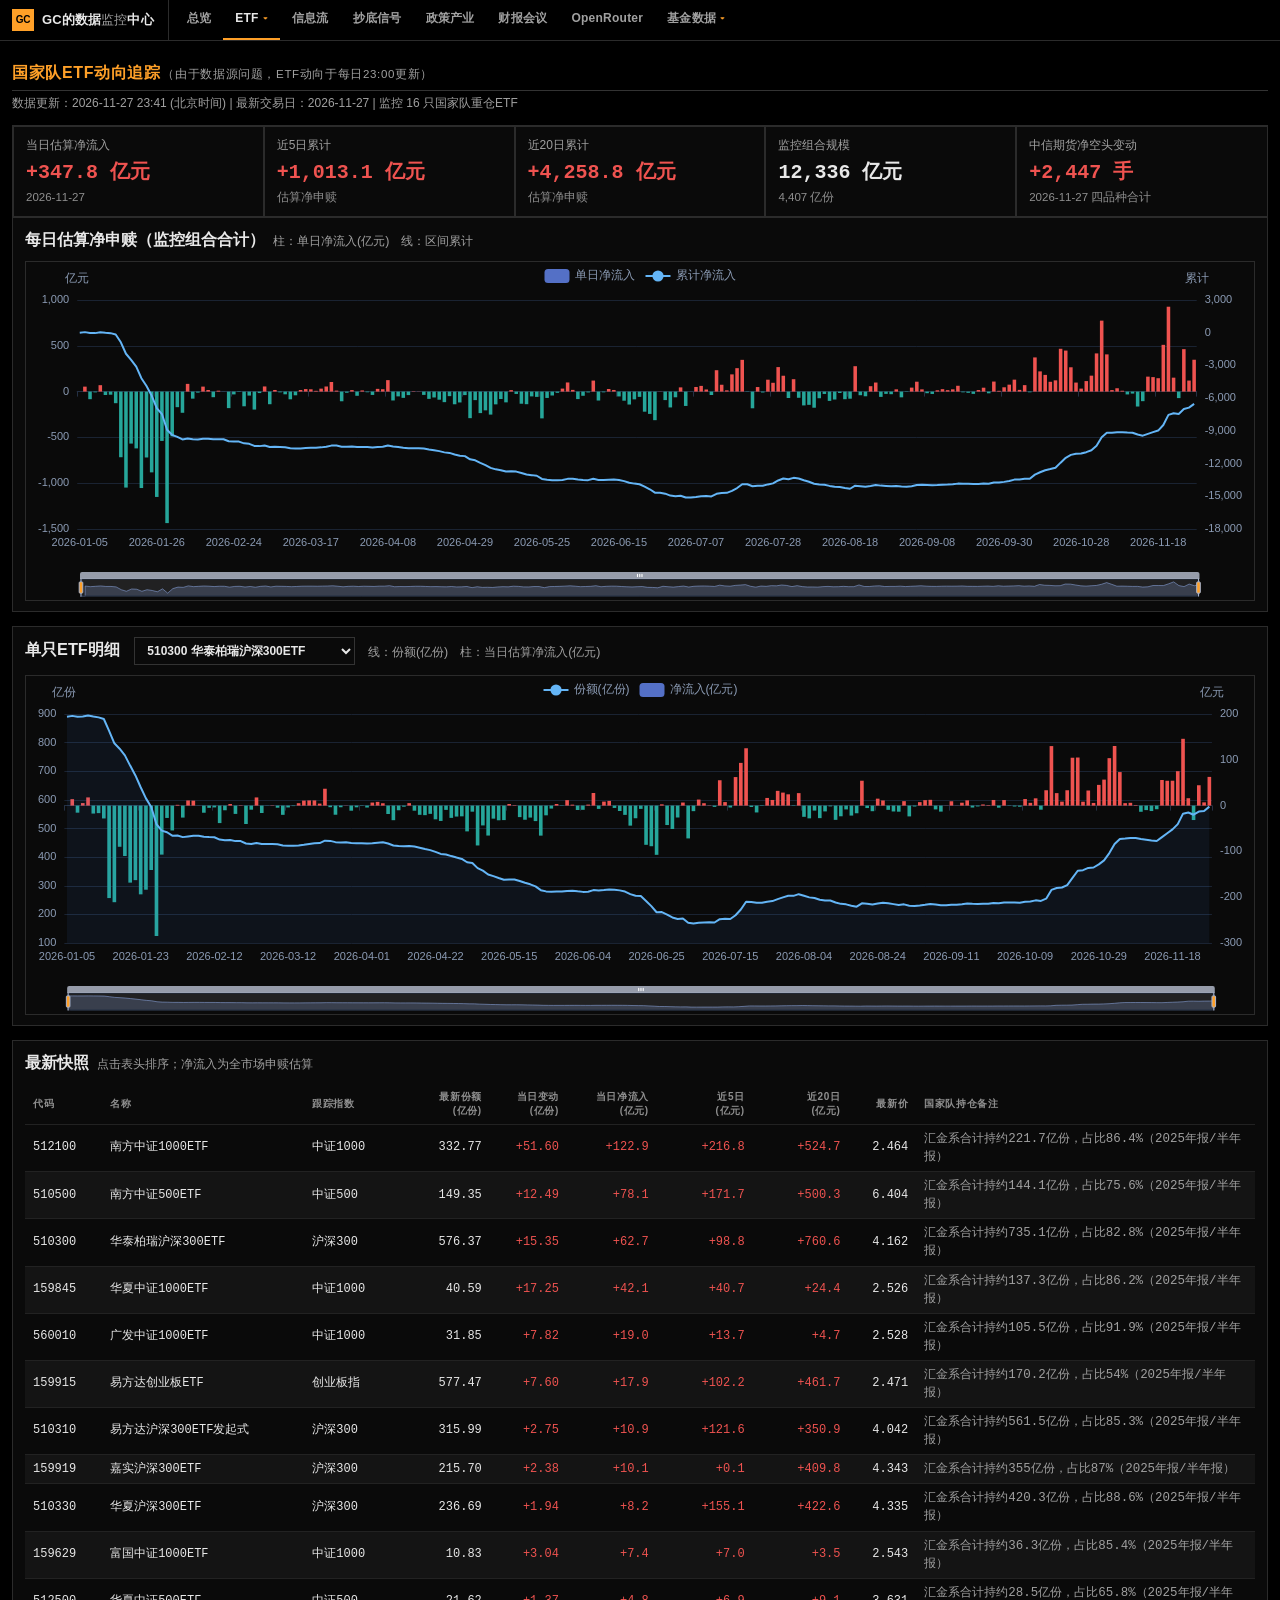
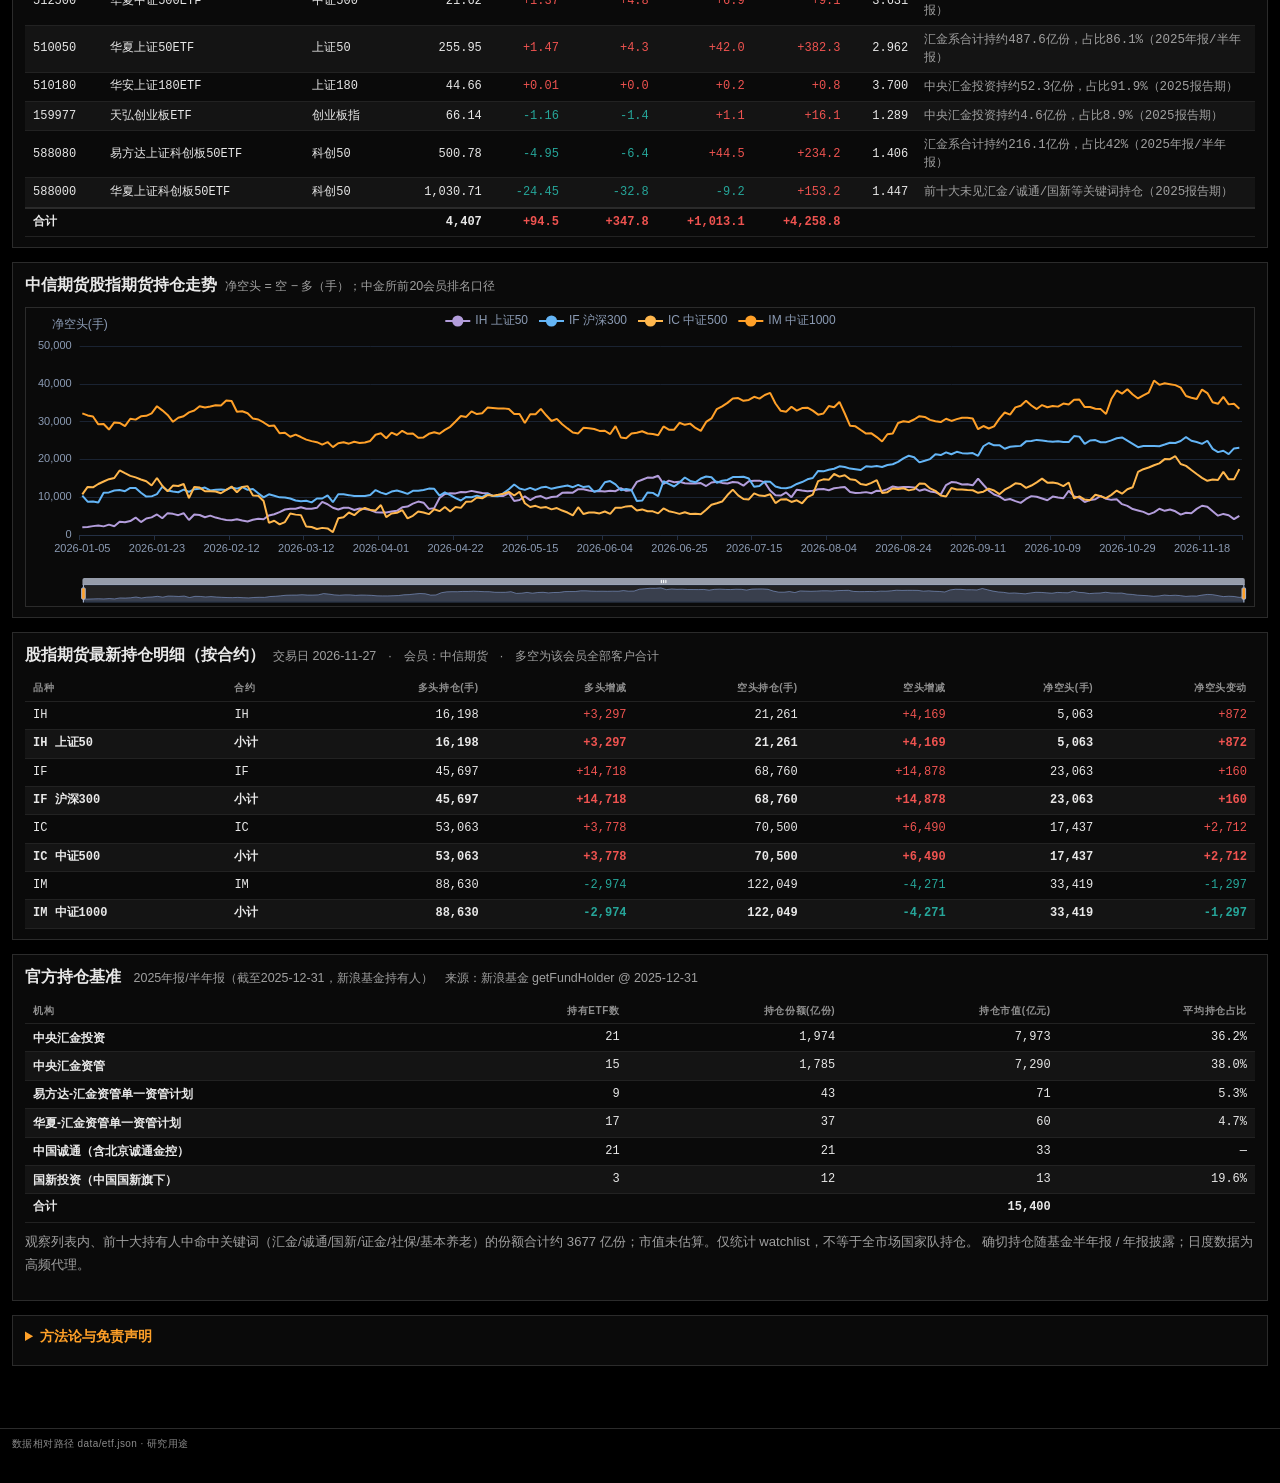
<file: etf/index.html>
<!DOCTYPE html>
<html lang="zh-CN">
<head>
  <meta charset="UTF-8" />
  <meta name="viewport" content="width=device-width, initial-scale=1" />
  <title>国家队ETF动向追踪 · GC的数据监控中心</title>
  <link rel="stylesheet" href="../assets/theme.css" />
  <script src="../assets/echarts.min.js"></script>
  <style>
    .cards { display: grid; grid-template-columns: repeat(auto-fit, minmax(140px, 1fr)); gap: 0; margin-bottom: 0; border: var(--hair); border-bottom: none; }
    .cards .card { border-radius: 0; border-right: var(--hair); box-shadow: none; }
    .cards .card:last-child { border-right: none; }
    .card .k { color: var(--mu); font-size: .75rem; }
    .card .v { font-size: 1.25rem; font-weight: 700; margin-top: .25rem; font-family: var(--mono); font-variant-numeric: tabular-nums; }
    .card .v.pos { color: var(--pos); }
    .card .v.neg { color: var(--neg); }
    .card .d { font-size: .72rem; color: var(--mu-2); margin-top: 2px; }
    .panel { margin-bottom: 14px; }
    .panel h2 { margin: 0 0 10px; font-size: 1.02rem; font-weight: 650; }
    .panel h2 small { font-weight: 400; color: var(--mu); font-size: .78rem; margin-left: 8px; }
    .panel h2 .sel { margin-left: 10px; vertical-align: middle; }
    .chart { height: 340px; }
    .chart.sm { height: 300px; }
    table.data th { cursor: pointer; user-select: none; white-space: nowrap; }
    table.data th:hover { color: var(--cy); }
    table.data th.l, table.data td.l { text-align: left; }
    table.data tbody tr:hover { background: rgba(255,100,0,.06); }
    table.data tbody tr.sumrow { background: rgba(255,255,255,.04); font-weight: 600; }
    table.data tfoot td { font-weight: 700; border-top: 2px solid var(--bd); }
    td.pos { color: var(--pos); }
    td.neg { color: var(--neg); }
    .note { font-size: .82rem; color: var(--mu); line-height: 1.75; }
    .note b { color: var(--tx); }
    details.method summary {
      cursor: pointer; color: var(--cy); font-size: .9rem; font-weight: 600; margin-bottom: 8px;
    }
    details.method[open] summary { margin-bottom: 10px; }
    .tbl { overflow-x: auto; }
    #futPanel, #futTblPanel { display: none; }
    .page-title .title-note {
      font-weight: 500; font-size: 0.72em; color: var(--mu); margin-left: 0.15em;
    }
    #baseTbl .th-short,
    #baseTbl .nm-short { display: none; }
    #baseTbl td.l.name {
      font-family: var(--sans); font-weight: 600; color: var(--tx);
      line-height: 1.35; word-break: break-word;
    }
    @media (max-width: 719px) {
      .cards { grid-template-columns: repeat(2, 1fr); }
      .card .v { font-size: 1.05rem; }
      .chart { height: 240px; }
      .chart.sm { height: 200px; }
      .panel h2 { font-size: 0.92rem; line-height: 1.35; }
      .panel h2 small { display: block; margin: 4px 0 0; margin-left: 0; }
      .panel h2 .sel { display: block; margin: 6px 0 0; margin-left: 0; max-width: 100%; }
      .note { font-size: 0.78rem; line-height: 1.55; word-break: break-word; }
      #baseTbl .th-full,
      #baseTbl .nm-full { display: none; }
      #baseTbl .th-short,
      #baseTbl .nm-short { display: inline; }
      /* 官方持仓基准：横滑 + 机构名 sticky，避免窄屏把长名挤成竖排字 */
      #basePanel .tbl { overflow-x: auto; -webkit-overflow-scrolling: touch; }
      #baseTbl {
        min-width: 520px;
        width: max-content;
        font-size: 11px;
      }
      #baseTbl th, #baseTbl td { padding: 6px 8px; white-space: nowrap; }
      #baseTbl th:first-child,
      #baseTbl td:first-child {
        position: sticky; left: 0; z-index: 2;
        min-width: 8.5em; max-width: 10.5em;
        white-space: normal; word-break: break-word;
        background: #0e0e0e;
        box-shadow: 4px 0 8px rgba(0,0,0,.35);
      }
      #baseTbl thead th:first-child {
        z-index: 3; background: #0a0a0a;
      }
      #baseTbl tr:nth-child(even) td:first-child { background: #121212; }
      #baseTbl tbody tr:hover td:first-child { background: #1c1c1c; }

      /* 最新快照：横滑 + 代码/名称 sticky，名称与指数不折行 */
      #tbl {
        min-width: 780px;
        width: max-content;
        font-size: 11px;
      }
      #tbl th, #tbl td { white-space: nowrap; padding: 6px 8px; }
      #tbl th:nth-child(1), #tbl td:nth-child(1),
      #tbl th:nth-child(2), #tbl td:nth-child(2) {
        position: sticky; z-index: 2;
        background: #0e0e0e;
        box-shadow: 4px 0 8px rgba(0,0,0,.35);
      }
      #tbl th:nth-child(1), #tbl td:nth-child(1) { left: 0; min-width: 4.2em; }
      #tbl th:nth-child(2), #tbl td:nth-child(2) {
        left: 4.2em; min-width: 9em; max-width: 11em;
        overflow: hidden; text-overflow: ellipsis;
        font-family: var(--sans); font-weight: 600; color: var(--tx);
      }
      #tbl thead th:nth-child(1), #tbl thead th:nth-child(2) {
        z-index: 3; background: #0a0a0a;
      }
      #tbl tr:nth-child(even) td:nth-child(1),
      #tbl tr:nth-child(even) td:nth-child(2) { background: #121212; }
      #tbl tbody tr:hover td:nth-child(1),
      #tbl tbody tr:hover td:nth-child(2) { background: #1c1c1c; }
      #tbl td:last-child {
        white-space: normal; max-width: 11em;
        font-size: 0.72rem; line-height: 1.35;
      }
      #tbl th br { display: none; }
    }
  </style>
</head>
<body>
  <header class="app-header">
    <div class="inner">
      <div class="brand"><div class="brand-mark"></div><h1>GC的数据<span>监控</span>中心</h1></div>
            <nav class="nav">
        <a href="../" data-match="/">总览</a>
        <div class="nav-dd" data-match="/etf">
          <button type="button" class="nav-dd-btn active" aria-haspopup="true" aria-expanded="false" aria-controls="nav-dd-etf">ETF<span class="nav-dd-caret" aria-hidden="true">▾</span></button>
          <div class="nav-dd-panel" id="nav-dd-etf" role="menu" aria-label="ETF">
            <a href="../etf/" role="menuitem">国家队追踪</a>
            <a href="../sentiment/" role="menuitem">情绪看板</a>
            <a href="../momentum/" role="menuitem">动量排名</a>
          </div>
        </div>
        <a href="../feed/" data-match="/feed">信息流</a>
        <a href="../bottom/" data-match="/bottom">抄底信号</a>
        <a href="../policy/" data-match="/policy">政策产业</a>
        <a href="../earnings/" data-match="/earnings">财报会议</a>
        <a href="../openrouter/" data-match="/openrouter">OpenRouter</a>
        <div class="nav-dd" data-match="/funds">
          <button type="button" class="nav-dd-btn" aria-haspopup="true" aria-expanded="false" aria-controls="nav-dd-funds">基金数据<span class="nav-dd-caret" aria-hidden="true">▾</span></button>
          <div class="nav-dd-panel" id="nav-dd-funds" role="menu" aria-label="基金数据">
            <a href="../funds/" role="menuitem">公募基金</a>
            <a href="../funds/?view=private" role="menuitem">私募基金</a>
          </div>
        </div>
      </nav>
    </div>
  </header>

  <main class="wrap">
    <h2 class="page-title">国家队ETF动向追踪<span class="title-note">（由于数据源问题，ETF动向于每日23:00更新）</span></h2>
    <p class="page-sub" id="meta">加载 data/etf.json …</p>
    <div id="warnBox" class="warn" style="display:none"></div>

    <div class="cards" id="cards"></div>

    <div class="panel">
      <h2>每日估算净申赎（监控组合合计）<small>柱：单日净流入(亿元)　线：区间累计</small></h2>
      <div class="chart" id="chartTotal"></div>
    </div>

    <div class="panel">
      <h2>单只ETF明细
        <select id="etfSel" class="sel"></select>
        <small>线：份额(亿份)　柱：当日估算净流入(亿元)</small>
      </h2>
      <div class="chart" id="chartOne"></div>
    </div>

    <div class="panel">
      <h2>最新快照<small>点击表头排序；净流入为全市场申赎估算</small></h2>
      <div class="tbl">
        <table class="data" id="tbl">
          <thead>
            <tr>
              <th class="l" data-k="code">代码</th>
              <th class="l" data-k="name">名称</th>
              <th class="l" data-k="index">跟踪指数</th>
              <th data-k="shares">最新份额<br>(亿份)</th>
              <th data-k="dShares">当日变动<br>(亿份)</th>
              <th data-k="flow1">当日净流入<br>(亿元)</th>
              <th data-k="flow5">近5日<br>(亿元)</th>
              <th data-k="flow20">近20日<br>(亿元)</th>
              <th data-k="close">最新价</th>
              <th class="l" data-k="note">国家队持仓备注</th>
            </tr>
          </thead>
          <tbody></tbody>
          <tfoot></tfoot>
        </table>
      </div>
    </div>

    <div class="panel" id="futPanel">
      <h2 id="futTitle">股指期货持仓走势<small>净空头 = 空 − 多（手）；中金所前20会员排名口径</small></h2>
      <div class="chart sm" id="chartFut"></div>
    </div>

    <div class="panel" id="futTblPanel">
      <h2>股指期货最新持仓明细（按合约）<small id="futDate"></small></h2>
      <div class="tbl">
        <table class="data" id="futTbl">
          <thead>
            <tr>
              <th class="l">品种</th><th class="l">合约</th>
              <th>多头持仓(手)</th><th>多头增减</th>
              <th>空头持仓(手)</th><th>空头增减</th>
              <th>净空头(手)</th><th>净空头变动</th>
            </tr>
          </thead>
          <tbody></tbody>
        </table>
      </div>
    </div>

    <div class="panel" id="basePanel">
      <h2>官方持仓基准 <small id="baseAsof"></small></h2>
      <div class="tbl">
        <table class="data" id="baseTbl">
          <thead>
            <tr>
              <th class="l">机构</th>
              <th><span class="th-full">持有ETF数</span><span class="th-short">持有数</span></th>
              <th><span class="th-full">持仓份额(亿份)</span><span class="th-short">份额(亿)</span></th>
              <th><span class="th-full">持仓市值(亿元)</span><span class="th-short">市值(亿)</span></th>
              <th><span class="th-full">平均持仓占比</span><span class="th-short">均占比</span></th>
            </tr>
          </thead>
          <tbody></tbody>
        </table>
      </div>
      <p class="note" id="baseNote" style="margin-top:8px"></p>
    </div>

    <div class="panel">
      <details class="method">
        <summary>方法论与免责声明</summary>
        <p class="note">
          <b>监控范围</b>：依据基金定期报告持有人披露，选取汇金、国新、诚通等机构重仓的 16 只宽基 ETF 作为观察列表。<br>
          <b>数据来源</b>：份额取自上交所 / 深交所日更披露；价格与成交取自公开行情接口；期货持仓取自中金所每日成交持仓排名。<br>
          <b>估算口径</b>：当日估算净流入 ≈ 份额变动 × 当日成交均价（优先 VWAP，缺测时用收盘价近似）。份额变动为全市场申赎合计，国家队是主要持有人，但单日变动不能全部归因于国家队，仅作动向参考。<br>
          <b>期货持仓</b>：提取中信期货席位在 IH / IF / IC / IM 各合约的多空并按品种汇总。该席位常被市场视为机构套保动向的参考窗口；数据为该会员全部客户合计。换月导致近远月迁移属正常，建议看品种合计。<br>
          <b>官方持仓</b>：确切持仓仅在半年报 / 年报披露，见上方基准表；日度序列为高频代理指标。<br>
          <b>免责声明</b>：数据研究用途，可能存在误差或延迟，不构成任何投资建议。
        </p>
      </details>
    </div>
  </main>
  <footer class="app-footer">数据相对路径 data/etf.json · 研究用途</footer>

  <script src="../assets/shell.js"></script>
  <script>
(function () {
  "use strict";
  function esc(s) {
    return String(s == null ? "" : s)
      .replace(/&/g, "&amp;").replace(/</g, "&lt;")
      .replace(/>/g, "&gt;").replace(/"/g, "&quot;");
  }
  /** 手机窄列：去掉括号备注与「单一资管计划」尾巴，完整名放 title */
  function shortHolder(name) {
    let n = String(name || "").trim();
    n = n.replace(/（[^）]*）/g, "").replace(/\([^)]*\)/g, "").trim();
    n = n.replace(/-汇金资管单一资管计划$/, "-汇金资管");
    n = n.replace(/单一资管计划$/, "");
    return n || name;
  }
  const POS = "#ef5350", NEG = "#26a69a", BLU = "#64b5f6", AMB = "#ffb74d", PUR = "#b39ddb", CY = "#ffa028";
  const axisLabel = { color: "#8b9bb4", fontSize: 11 };
  const splitLine = { lineStyle: { color: "#1a2332" } };
  const axisLine = { lineStyle: { color: "#243044" } };

  const $ = (id) => document.getElementById(id);
  const fmt = (v, d = 1, sign = false) => {
    if (v == null || v === "" || typeof v === "boolean" || Number.isNaN(+v)) return "—";
    const n = +v;
    const s = sign && n > 0 ? "+" : "";
    return s + n.toLocaleString("zh-CN", { minimumFractionDigits: d, maximumFractionDigits: d });
  };
  const cls = (v) => (v > 0 ? "pos" : v < 0 ? "neg" : "");
  const sum = (a) => a.reduce((s, x) => s + (x || 0), 0);
  const barColor = (v) => ((v || 0) >= 0 ? POS : NEG);

  const charts = [];

  fetch("../data/etf.json?t=" + Date.now())
    .then((r) => {
      if (!r.ok) throw new Error("HTTP " + r.status);
      return r.json();
    })
    .then(render)
    .catch((e) => {
      $("meta").textContent = "无法加载 data/etf.json — " + e.message;
    });

  function lastNonNull(arr, from) {
    for (let i = from; i >= 0; i--) if (arr[i] != null) return { v: arr[i], i };
    return null;
  }

  function render(D) {
    const dates = D.dates || [];
    const L = dates.length;
    const codes = (D.etfs || []).map((e) => e.code);
    $("meta").textContent =
      `数据更新：${D.updated || "—"} | 最新交易日：${dates[L - 1] || "—"} | 监控 ${codes.length} 只国家队重仓ETF` +
      (D.sample ? " · sample" : "");

    // Quality VWAP/Sina alerts are private (gjd-etf-tracker); never show on public page.
    // Published etf.json omits warnings; this filter is defense if raw data.json is copied.
    const QUALITY_WARN_RE = /Sina fallback|VWAP≈close|flow used close as VWAP/i;
    const w = (D.warnings || []).filter((msg) => !QUALITY_WARN_RE.test(String(msg)));
    if (w.length) {
      $("warnBox").style.display = "block";
      $("warnBox").textContent = "告警：" + w.slice(-4).join("； ");
    } else {
      $("warnBox").style.display = "none";
      $("warnBox").textContent = "";
    }

    const totalFlow = dates.map((_, i) => {
      let s = 0, any = false;
      codes.forEach((c) => {
        const v = D.series?.[c]?.flow?.[i];
        if (v != null) { s += v; any = true; }
      });
      return any ? +s.toFixed(4) : null;
    });
    const cumFlow = [];
    totalFlow.reduce((acc, v, i) => {
      const next = acc + (v || 0);
      cumFlow[i] = +next.toFixed(2);
      return next;
    }, 0);

    const rows = (D.etfs || []).map((e) => {
      const s = D.series?.[e.code] || { shares: [], flow: [], close: [] };
      const ls = lastNonNull(s.shares || [], L - 1);
      const ps = ls ? lastNonNull(s.shares || [], ls.i - 1) : null;
      const lc = lastNonNull(s.close || [], L - 1);
      return {
        code: e.code,
        name: e.name,
        full: e.full || e.name,
        index: e.index || "",
        note: e.gjd_note || "",
        shares: ls ? ls.v : null,
        dShares: ls && ps ? +(ls.v - ps.v).toFixed(4) : null,
        flow1: s.flow?.[L - 1] ?? null,
        flow5: +sum((s.flow || []).slice(-5)).toFixed(2),
        flow20: +sum((s.flow || []).slice(-20)).toFixed(2),
        close: lc ? lc.v : null,
      };
    });

    const scale = sum(rows.map((r) => (r.shares != null && r.close != null ? r.shares * r.close : 0)));
    const cardItems = [
      ["当日估算净流入", fmt(totalFlow[L - 1], 1, true) + " 亿元", dates[L - 1] || "—", totalFlow[L - 1]],
      ["近5日累计", fmt(sum(totalFlow.slice(-5)), 1, true) + " 亿元", "估算净申赎", sum(totalFlow.slice(-5))],
      ["近20日累计", fmt(sum(totalFlow.slice(-20)), 1, true) + " 亿元", "估算净申赎", sum(totalFlow.slice(-20))],
      ["监控组合规模", fmt(scale, 0) + " 亿元", fmt(sum(rows.map((r) => r.shares || 0)), 0) + " 亿份", 0],
    ];
    $("cards").innerHTML = cardItems
      .map(
        (c) =>
          `<div class="card"><div class="k">${c[0]}</div><div class="v ${cls(c[3])}">${c[1]}</div><div class="d">${c[2]}</div></div>`
      )
      .join("");

    // Chart A: total flow + cumulative
    const ch1 = echarts.init($("chartTotal"));
    charts.push(ch1);
    ch1.setOption({
      backgroundColor: "transparent",
      tooltip: {
        trigger: "axis",
        confine: true,
        axisPointer: { type: "cross" },
        valueFormatter: (v) => fmt(v, 1, true) + " 亿元",
      },
      legend: { data: ["单日净流入", "累计净流入"], top: 0, textStyle: { color: "#8b9bb4" } },
      grid: { left: 10, right: 10, top: 36, bottom: 50, containLabel: true },
      xAxis: { type: "category", data: dates, axisLabel, axisLine },
      yAxis: [
        { type: "value", name: "亿元", nameTextStyle: { color: "#8b9bb4" }, axisLabel, splitLine, axisLine },
        { type: "value", name: "累计", nameTextStyle: { color: "#8b9bb4" }, axisLabel, splitLine: { show: false }, axisLine },
      ],
      dataZoom: [
        { type: "inside" },
        { type: "slider", height: 18, bottom: 8, borderColor: "#243044", fillerColor: "rgba(200,205,211,.12)", handleStyle: { color: CY } },
      ],
      series: [
        {
          name: "单日净流入",
          type: "bar",
          data: totalFlow.map((v) => ({ value: v, itemStyle: { color: barColor(v) } })),
        },
        {
          name: "累计净流入",
          type: "line",
          yAxisIndex: 1,
          data: cumFlow,
          symbol: "none",
          lineStyle: { color: BLU, width: 2 },
          itemStyle: { color: BLU },
        },
      ],
    });

    // Chart B: single ETF
    $("etfSel").innerHTML = (D.etfs || [])
      .map((e) => `<option value="${e.code}">${e.code} ${e.full || e.name}</option>`)
      .join("");
    const ch2 = echarts.init($("chartOne"));
    charts.push(ch2);
    function drawOne(code) {
      const s = D.series?.[code] || { shares: [], flow: [] };
      ch2.setOption(
        {
          backgroundColor: "transparent",
          tooltip: { trigger: "axis", confine: true, axisPointer: { type: "cross" } },
          legend: { data: ["份额(亿份)", "净流入(亿元)"], top: 0, textStyle: { color: "#8b9bb4" } },
          grid: { left: 10, right: 10, top: 36, bottom: 50, containLabel: true },
          xAxis: { type: "category", data: dates, axisLabel, axisLine },
          yAxis: [
            { type: "value", name: "亿份", scale: true, nameTextStyle: { color: "#8b9bb4" }, axisLabel, splitLine, axisLine },
            { type: "value", name: "亿元", nameTextStyle: { color: "#8b9bb4" }, axisLabel, splitLine: { show: false }, axisLine },
          ],
          dataZoom: [
            { type: "inside" },
            { type: "slider", height: 18, bottom: 8, borderColor: "#243044", fillerColor: "rgba(200,205,211,.12)", handleStyle: { color: CY } },
          ],
          series: [
            {
              name: "份额(亿份)",
              type: "line",
              data: s.shares || [],
              symbol: "none",
              connectNulls: true,
              lineStyle: { color: BLU, width: 2 },
              itemStyle: { color: BLU },
              areaStyle: { color: "rgba(76,141,255,.10)" },
            },
            {
              name: "净流入(亿元)",
              type: "bar",
              yAxisIndex: 1,
              data: (s.flow || []).map((v) => ({ value: v, itemStyle: { color: barColor(v) } })),
            },
          ],
        },
        true
      );
    }
    if (codes[0]) drawOne(codes[0]);
    $("etfSel").onchange = (e) => drawOne(e.target.value);

    // Snapshot table
    let sortK = "flow1",
      asc = false;
    function drawTable() {
      const rs = [...rows].sort((a, b) => {
        let x = a[sortK],
          y = b[sortK];
        if (typeof x === "string") return asc ? x.localeCompare(y, "zh") : y.localeCompare(x, "zh");
        x = x == null ? -Infinity : x;
        y = y == null ? -Infinity : y;
        return asc ? x - y : y - x;
      });
      $("tbl").querySelector("tbody").innerHTML = rs
        .map(
          (r) =>
            `<tr>
          <td class="l">${r.code}</td>
          <td class="l name" title="${r.full}">${r.full}</td>
          <td class="l">${r.index}</td>
          <td>${fmt(r.shares, 2)}</td>
          <td class="${cls(r.dShares)}">${fmt(r.dShares, 2, true)}</td>
          <td class="${cls(r.flow1)}">${fmt(r.flow1, 1, true)}</td>
          <td class="${cls(r.flow5)}">${fmt(r.flow5, 1, true)}</td>
          <td class="${cls(r.flow20)}">${fmt(r.flow20, 1, true)}</td>
          <td>${fmt(r.close, 3)}</td>
          <td class="l" style="max-width:260px;white-space:normal;font-size:.78rem;color:var(--mu)">${r.note}</td>
        </tr>`
        )
        .join("");
      const sumShares = sum(rows.map((r) => r.shares || 0));
      const sumD = sum(rows.map((r) => r.dShares || 0));
      const f5 = sum(totalFlow.slice(-5));
      const f20 = sum(totalFlow.slice(-20));
      $("tbl").querySelector("tfoot").innerHTML = `<tr>
        <td class="l" colspan="3">合计</td>
        <td>${fmt(sumShares, 0)}</td>
        <td class="${cls(sumD)}">${fmt(sumD, 1, true)}</td>
        <td class="${cls(totalFlow[L - 1])}">${fmt(totalFlow[L - 1], 1, true)}</td>
        <td class="${cls(f5)}">${fmt(f5, 1, true)}</td>
        <td class="${cls(f20)}">${fmt(f20, 1, true)}</td>
        <td></td><td></td>
      </tr>`;
    }
    drawTable();
    $("tbl").querySelectorAll("th").forEach((th) => {
      th.onclick = () => {
        const k = th.dataset.k;
        if (!k) return;
        asc = k === sortK ? !asc : false;
        sortK = k;
        drawTable();
      };
    });

    // Futures
    const F = D.futures;
    if (F && F.latest && F.latest.date && F.series) {
      $("futPanel").style.display = "block";
      $("futTblPanel").style.display = "block";
      const member = F.member || "中信期货";
      $("futTitle").childNodes[0].textContent = member + "股指期货持仓走势";
      if (F.latest.date && F.latest.date !== dates[L - 1]) {
        $("meta").textContent += `（期货已更新至 ${F.latest.date}）`;
      }
      const fdates = F.dates && F.dates.length ? F.dates : dates;
      const colors = { IH: PUR, IF: BLU, IC: AMB, IM: CY };
      const chF = echarts.init($("chartFut"));
      charts.push(chF);
      chF.setOption({
        backgroundColor: "transparent",
        tooltip: {
          trigger: "axis",
          confine: true,
          valueFormatter: (v) => (v == null ? "—" : Math.round(v).toLocaleString("zh-CN") + " 手"),
        },
        legend: {
          data: (F.products || []).map((p) => p + " " + ((F.names && F.names[p]) || "")),
          top: 0,
          textStyle: { color: "#8b9bb4" },
        },
        grid: { left: 10, right: 10, top: 36, bottom: 50, containLabel: true },
        xAxis: { type: "category", data: fdates, axisLabel, axisLine },
        yAxis: {
          type: "value",
          name: "净空头(手)",
          nameTextStyle: { color: "#8b9bb4" },
          axisLabel,
          splitLine,
          axisLine,
        },
        dataZoom: [
          { type: "inside" },
          { type: "slider", height: 18, bottom: 8, borderColor: "#243044", fillerColor: "rgba(200,205,211,.12)", handleStyle: { color: CY } },
        ],
        series: (F.products || []).map((p) => ({
          name: p + " " + ((F.names && F.names[p]) || ""),
          type: "line",
          symbol: "none",
          connectNulls: true,
          lineStyle: { width: 2, color: colors[p] || BLU },
          itemStyle: { color: colors[p] || BLU },
          data: (F.series[p] && F.series[p].net_short) || [],
        })),
      });

      $("futDate").textContent =
        `交易日 ${F.latest.date}　·　会员：${member}　·　多空为该会员全部客户合计`;

      let fhtml = "";
      let sumRow = [0, 0, 0, 0];
      (F.products || []).forEach((p) => {
        const cs = (F.latest.contracts && F.latest.contracts[p]) || [];
        if (!cs.length) return;
        let sub = [0, 0, 0, 0];
        cs.forEach((c) => {
          const Lh = c[1] || 0,
            Lch = c[2] || 0,
            Sh = c[3] || 0,
            Sch = c[4] || 0;
          sub[0] += Lh;
          sub[1] += Lch;
          sub[2] += Sh;
          sub[3] += Sch;
          fhtml += `<tr>
            <td class="l">${p}</td><td class="l">${c[0]}</td>
            <td>${Lh.toLocaleString("zh-CN")}</td>
            <td class="${cls(Lch)}">${fmt(Lch, 0, true)}</td>
            <td>${Sh.toLocaleString("zh-CN")}</td>
            <td class="${cls(Sch)}">${fmt(Sch, 0, true)}</td>
            <td>${(Sh - Lh).toLocaleString("zh-CN")}</td>
            <td class="${cls(Sch - Lch)}">${fmt(Sch - Lch, 0, true)}</td>
          </tr>`;
        });
        sumRow = sumRow.map((v, i) => v + sub[i]);
        const nm = (F.names && F.names[p]) || "";
        fhtml += `<tr class="sumrow">
          <td class="l">${p} ${nm}</td><td class="l">小计</td>
          <td>${sub[0].toLocaleString("zh-CN")}</td>
          <td class="${cls(sub[1])}">${fmt(sub[1], 0, true)}</td>
          <td>${sub[2].toLocaleString("zh-CN")}</td>
          <td class="${cls(sub[3])}">${fmt(sub[3], 0, true)}</td>
          <td>${(sub[2] - sub[0]).toLocaleString("zh-CN")}</td>
          <td class="${cls(sub[3] - sub[1])}">${fmt(sub[3] - sub[1], 0, true)}</td>
        </tr>`;
      });
      $("futTbl").querySelector("tbody").innerHTML = fhtml;

      const netChg = sumRow[3] - sumRow[1];
      $("cards").insertAdjacentHTML(
        "beforeend",
        `<div class="card"><div class="k">${member}净空头变动</div><div class="v ${cls(netChg)}">${fmt(netChg, 0, true)} 手</div><div class="d">${F.latest.date} 四品种合计</div></div>`
      );
    }

    // Baseline holders
    const B = D.baseline;
    if (B && B.holders && B.holders.length) {
      $("baseAsof").textContent = `${B.asof || ""}　来源：${B.source || ""}`;
      $("baseTbl").querySelector("tbody").innerHTML =
        B.holders
          .map(
            (h) => {
          const full = String(h.name || "");
          const short = shortHolder(full);
          return `<tr>
          <td class="l name" title="${esc(full)}"><span class="nm-full">${esc(full)}</span><span class="nm-short">${esc(short)}</span></td>
          <td>${h.etf_count ?? "—"}</td>
          <td>${fmt(h.shares_yi, 0)}</td>
          <td>${fmt(h.value_yi, 0)}</td>
          <td>${h.avg_pct != null ? fmt(h.avg_pct, 1) + "%" : "—"}</td>
        </tr>`;
        }
          )
          .join("") +
        `<tr><td class="l"><b>合计</b></td><td></td><td></td><td><b>${fmt(B.total_value_yi, 0)}</b></td><td></td></tr>`;
      $("baseNote").textContent =
        (B.note || "") + " 确切持仓随基金半年报 / 年报披露；日度数据为高频代理。";
    } else {
      $("basePanel").style.display = "none";
    }

    window.addEventListener("resize", () => charts.forEach((c) => c.resize()));
  }
})();
  </script>
</body>
</html>
</file>
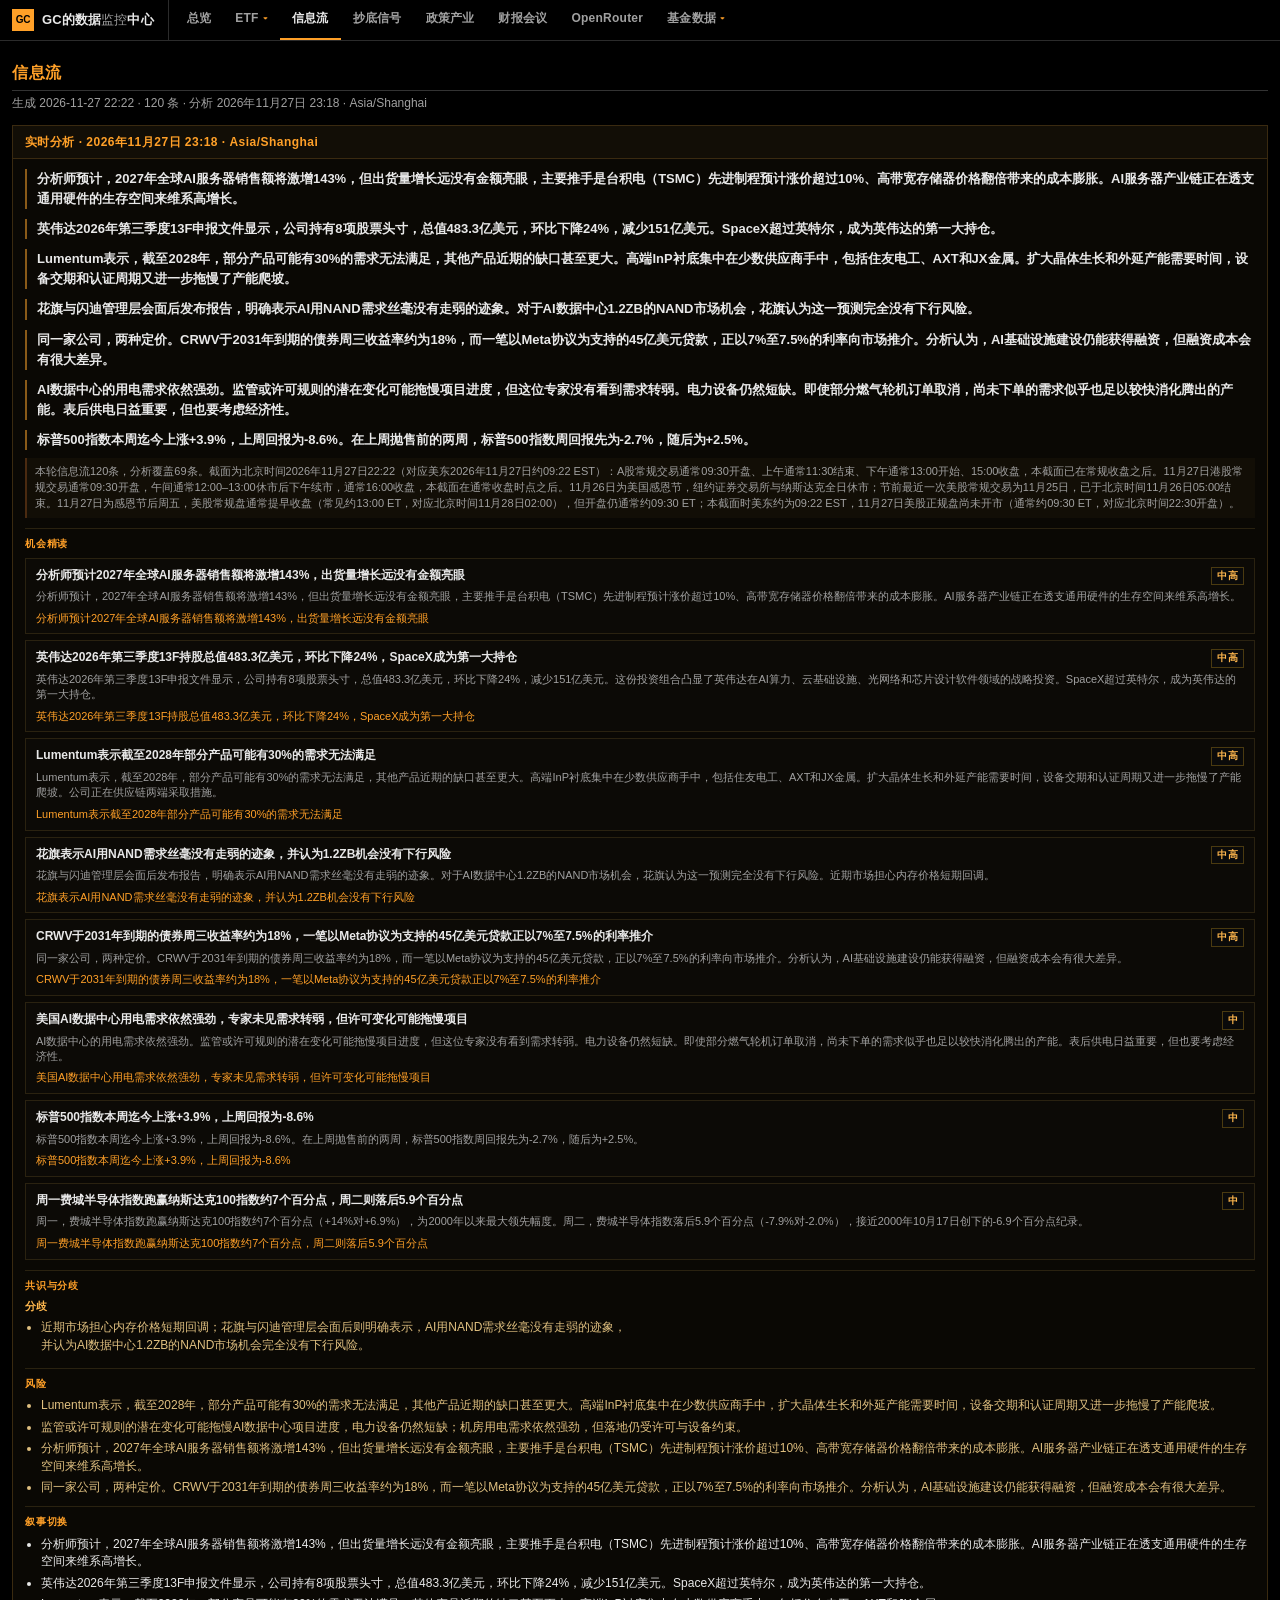
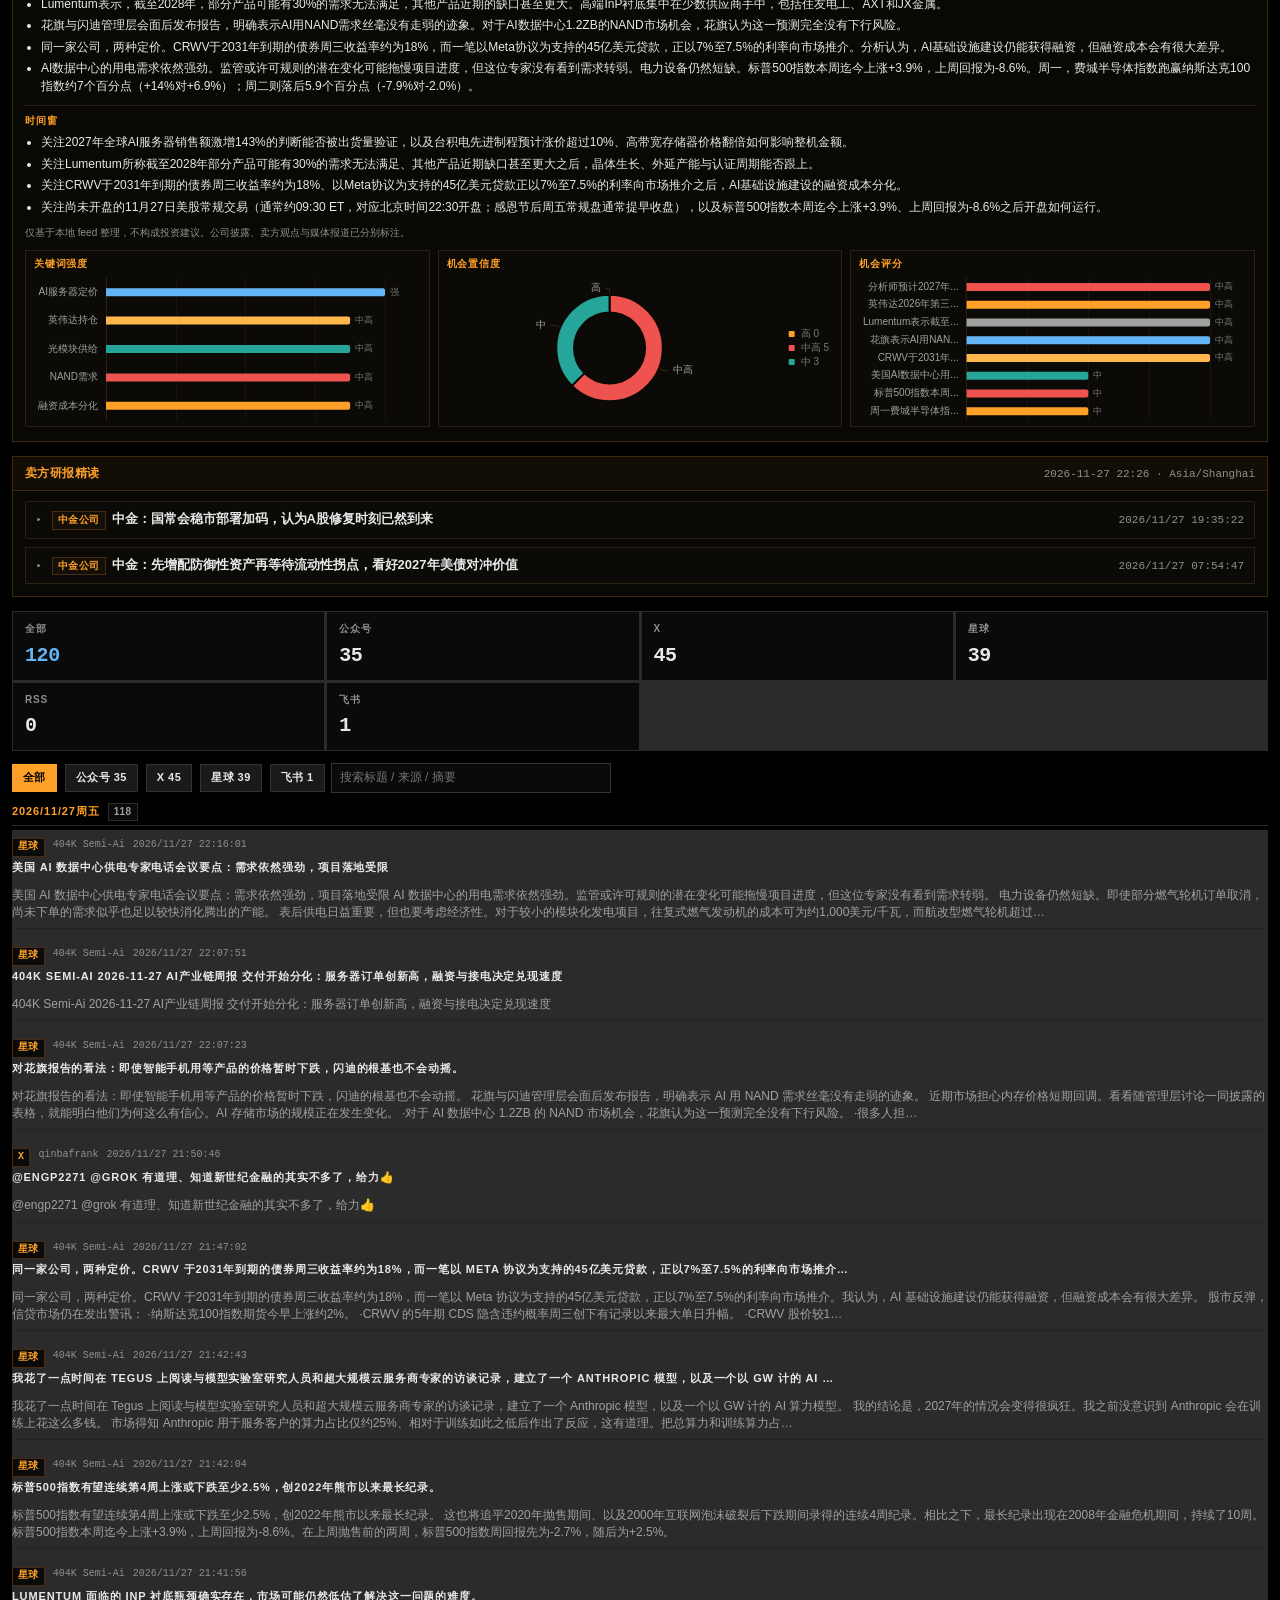
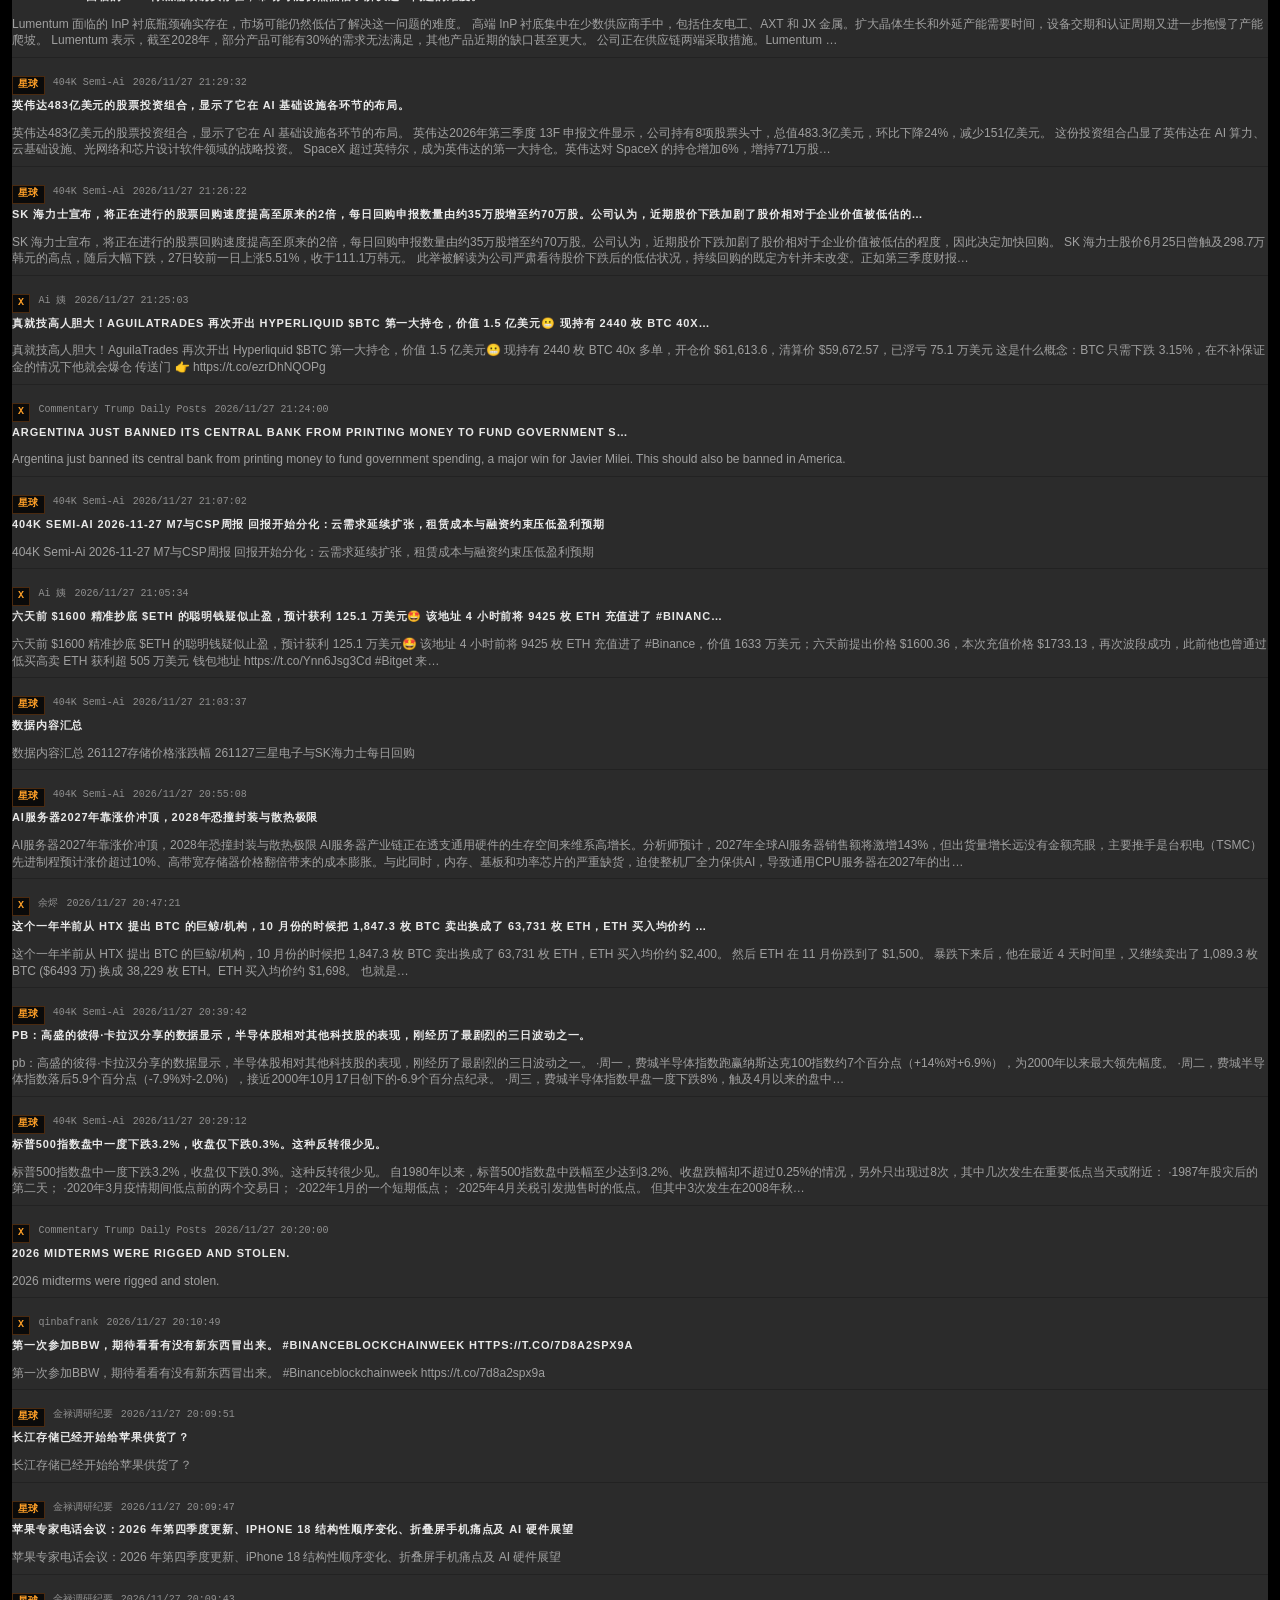
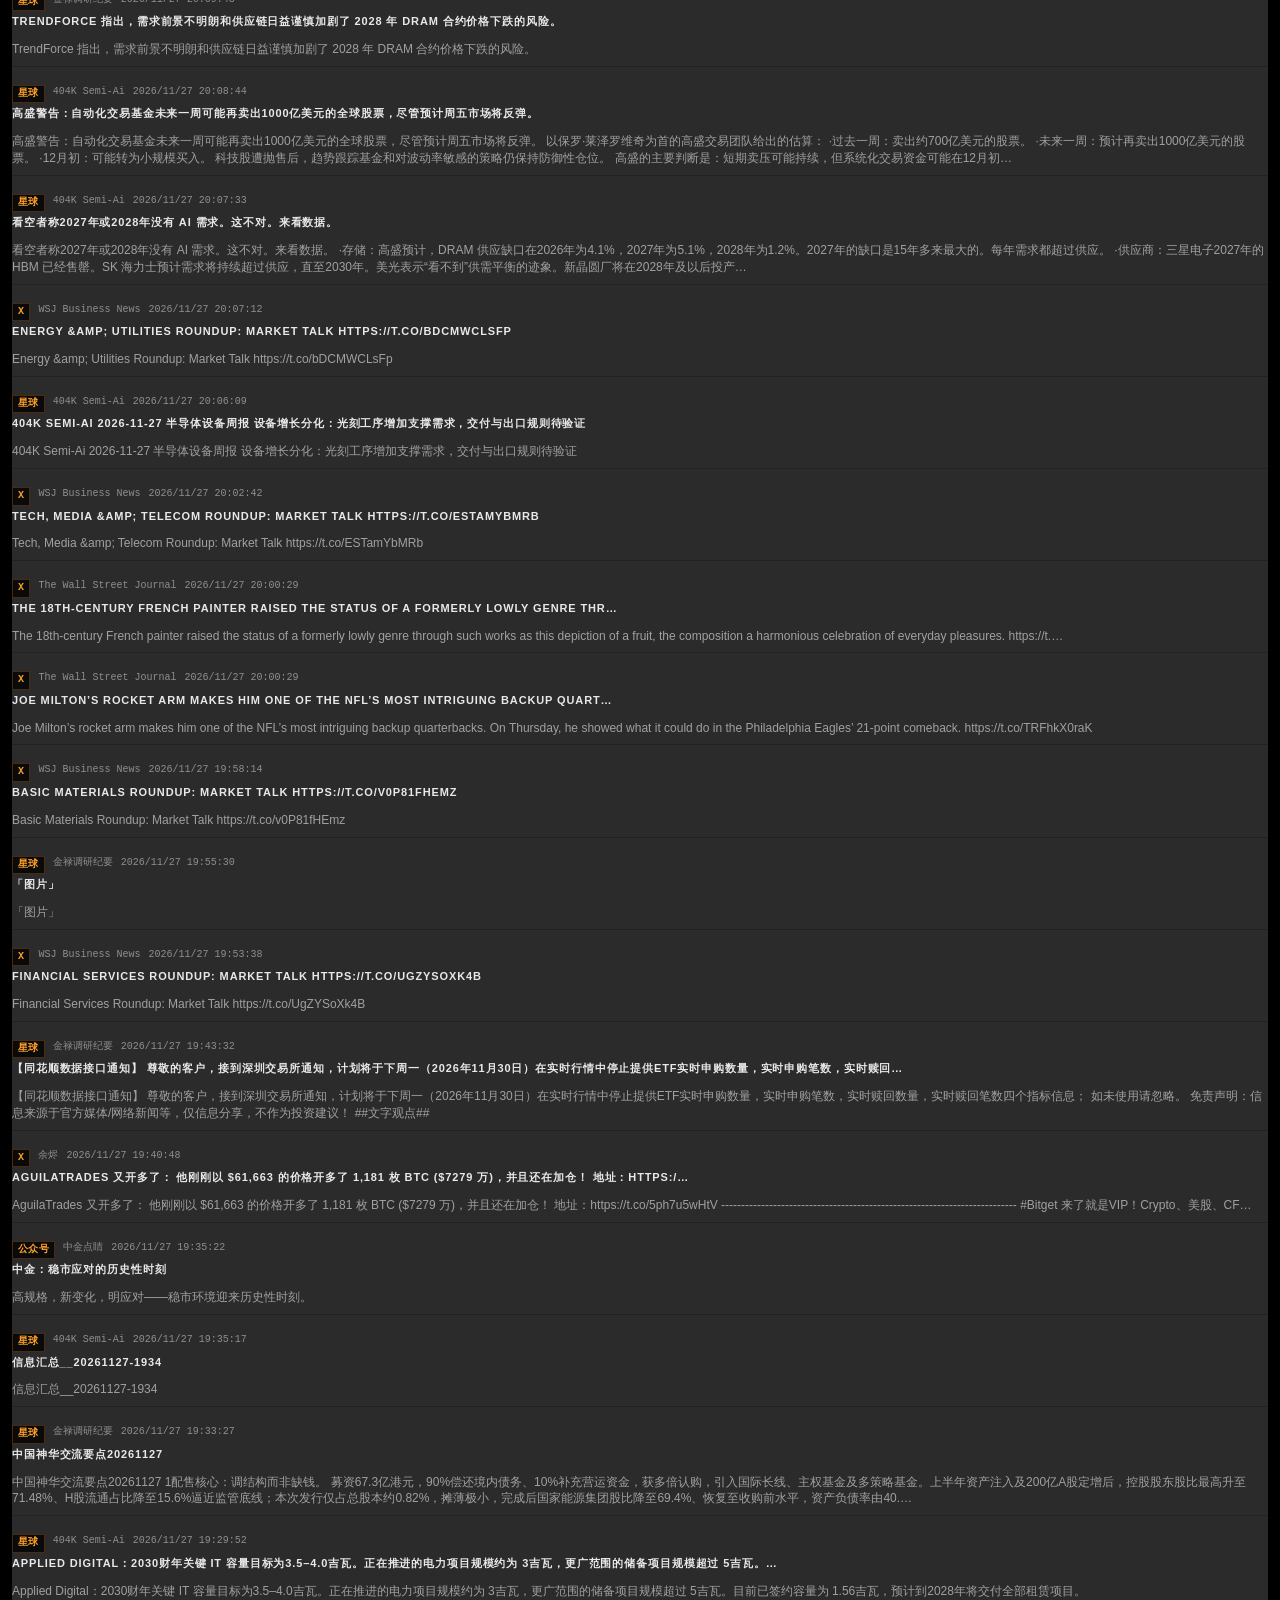
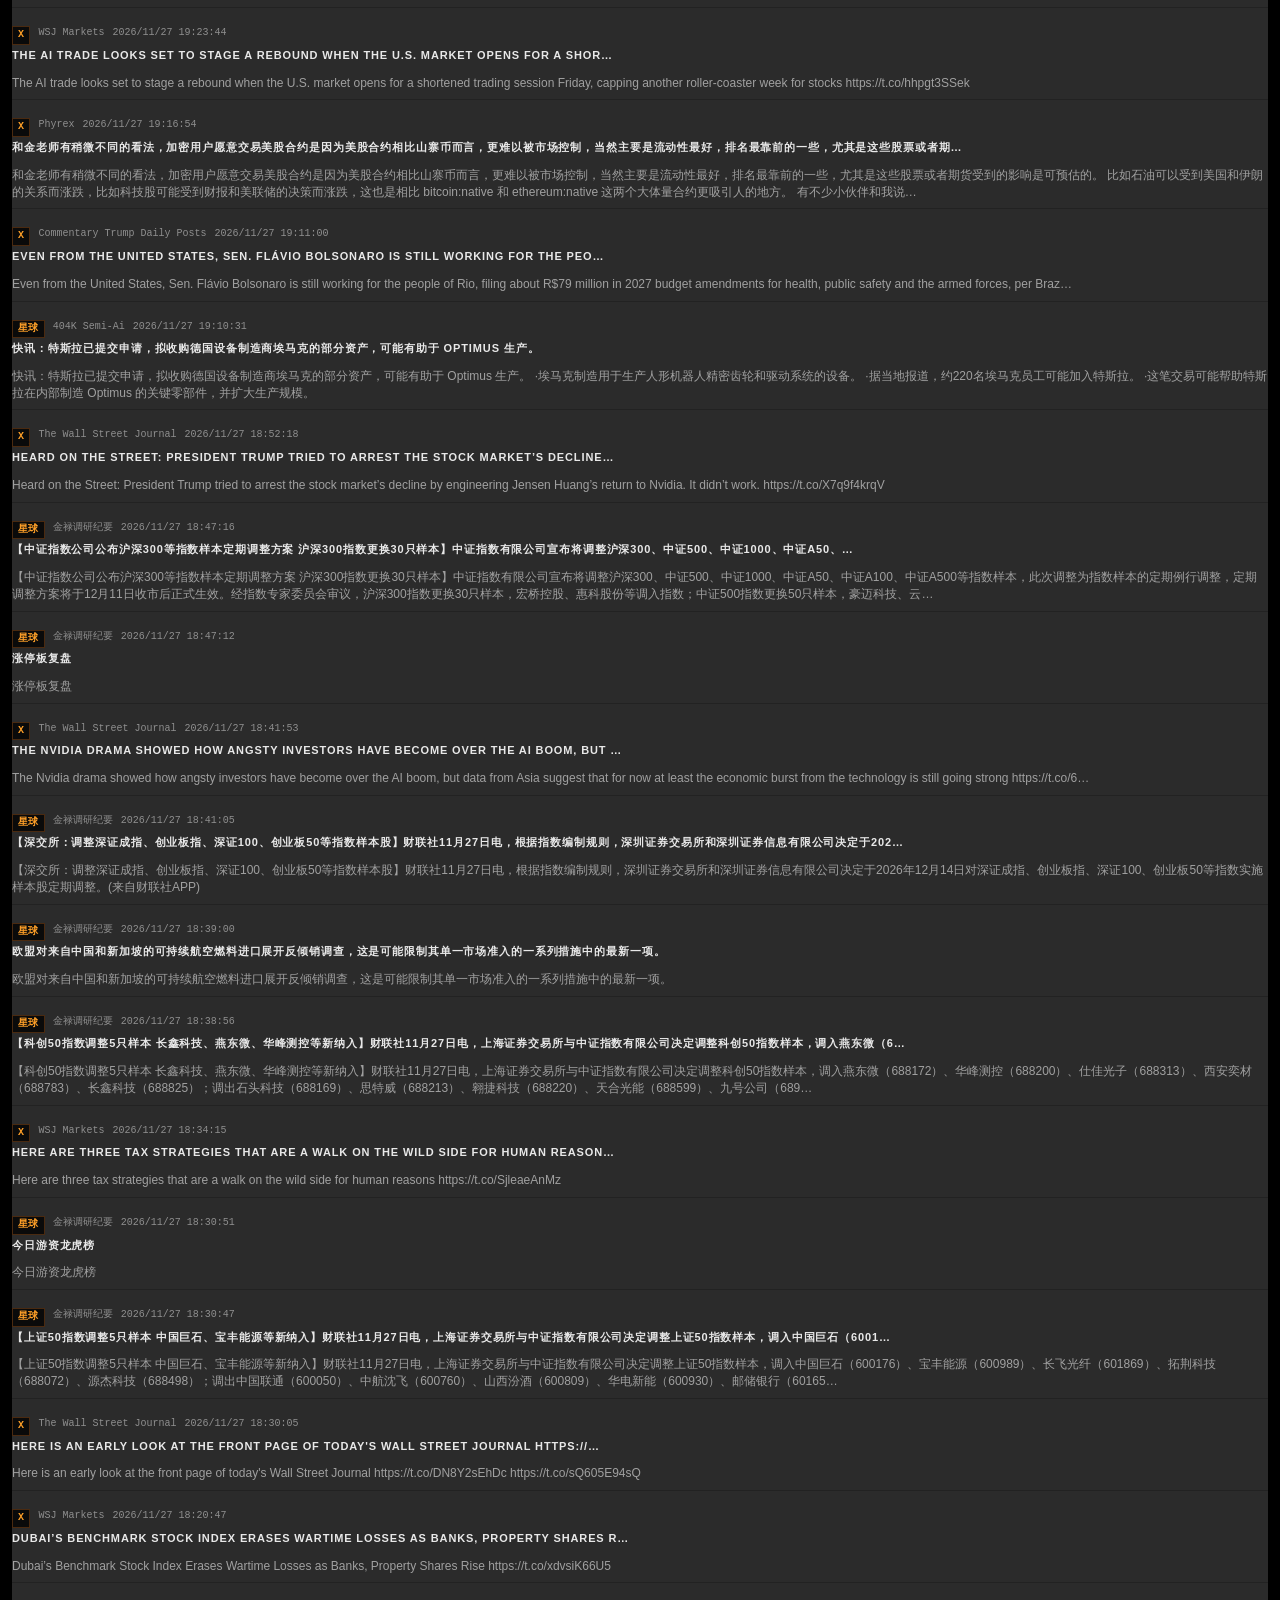
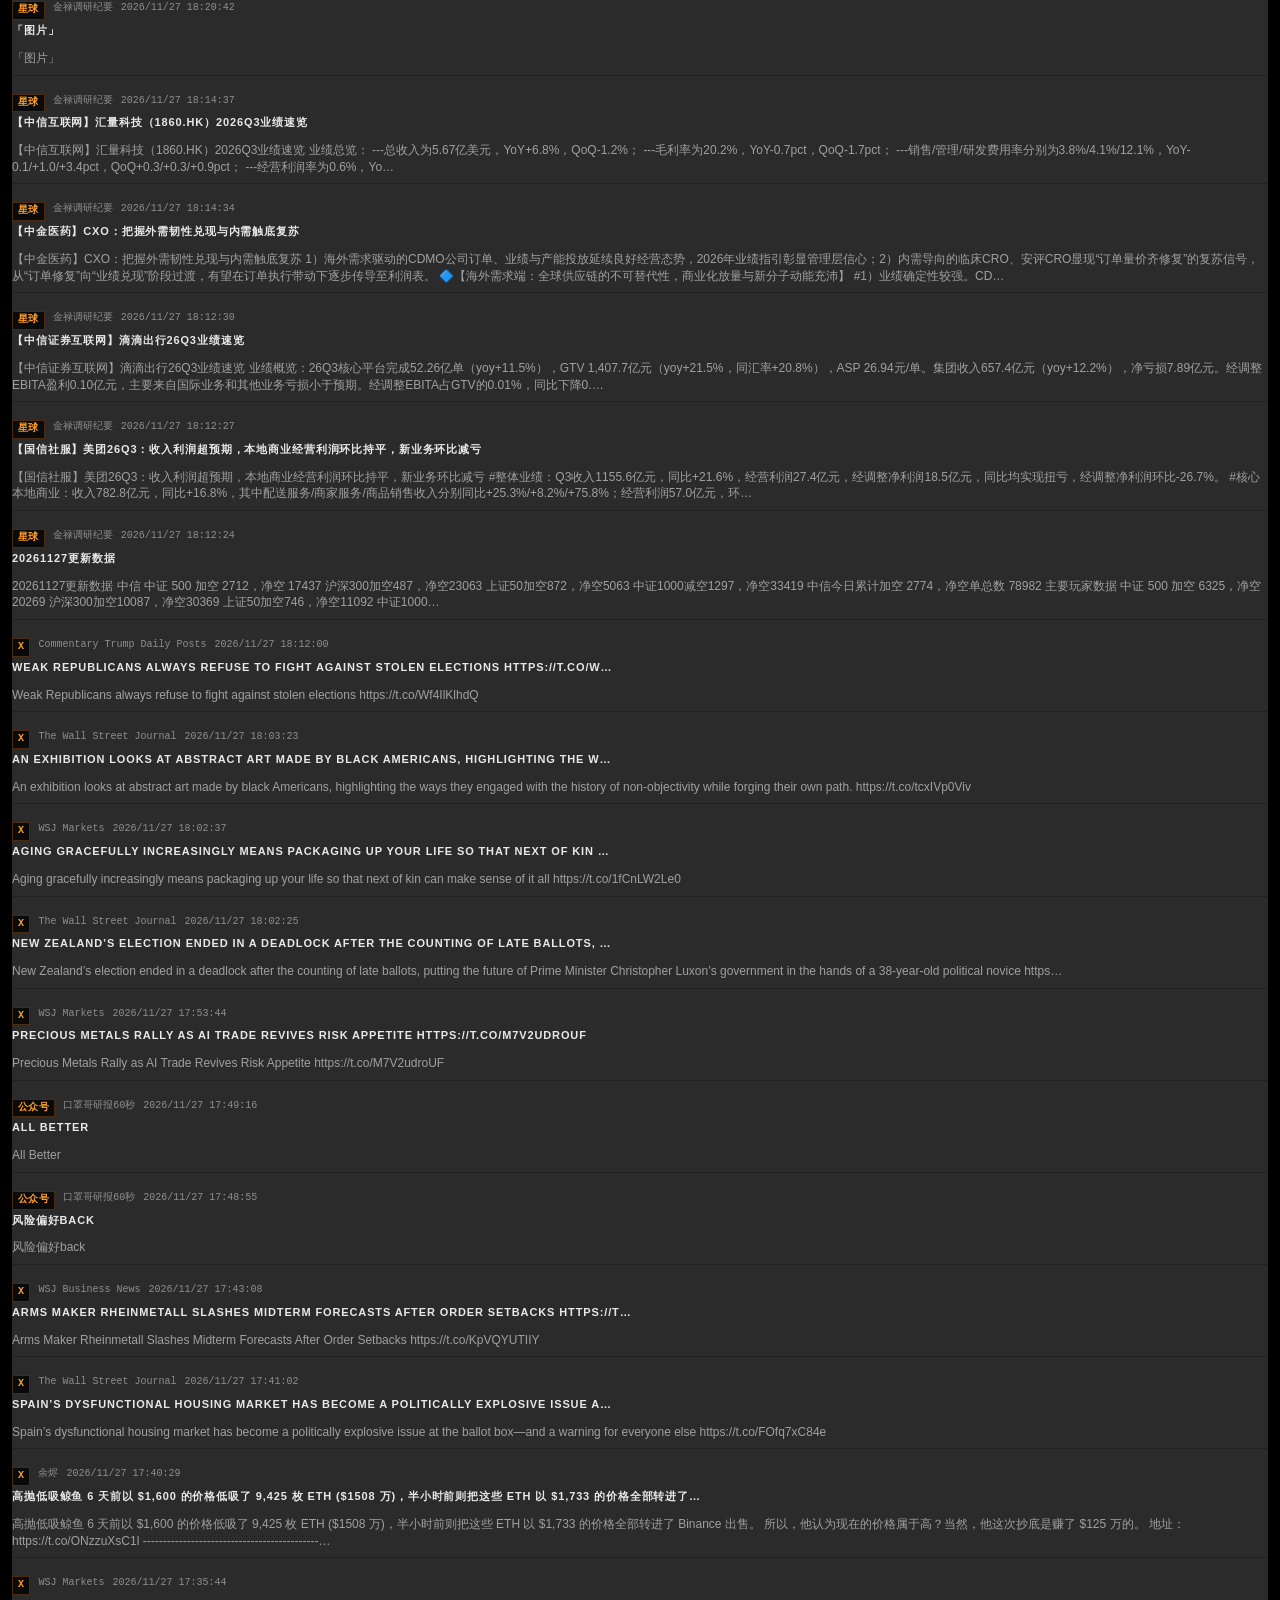
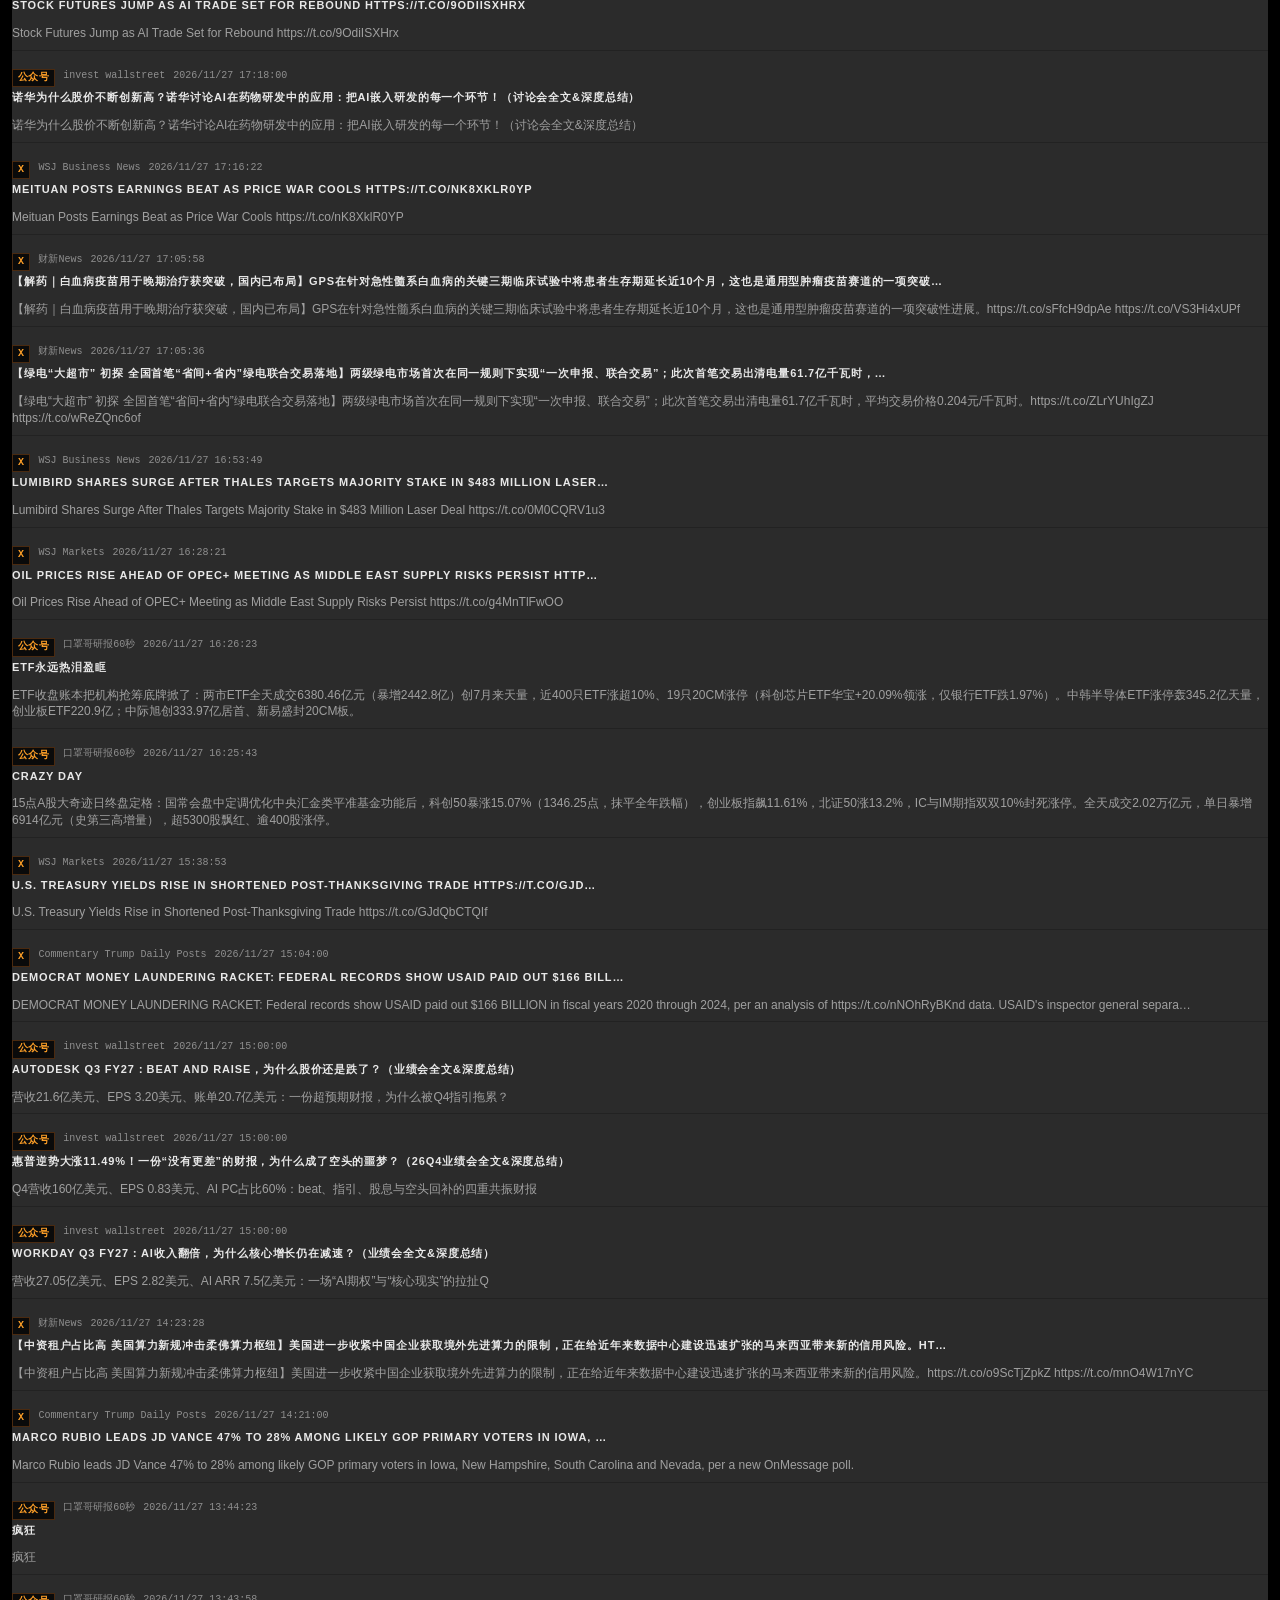
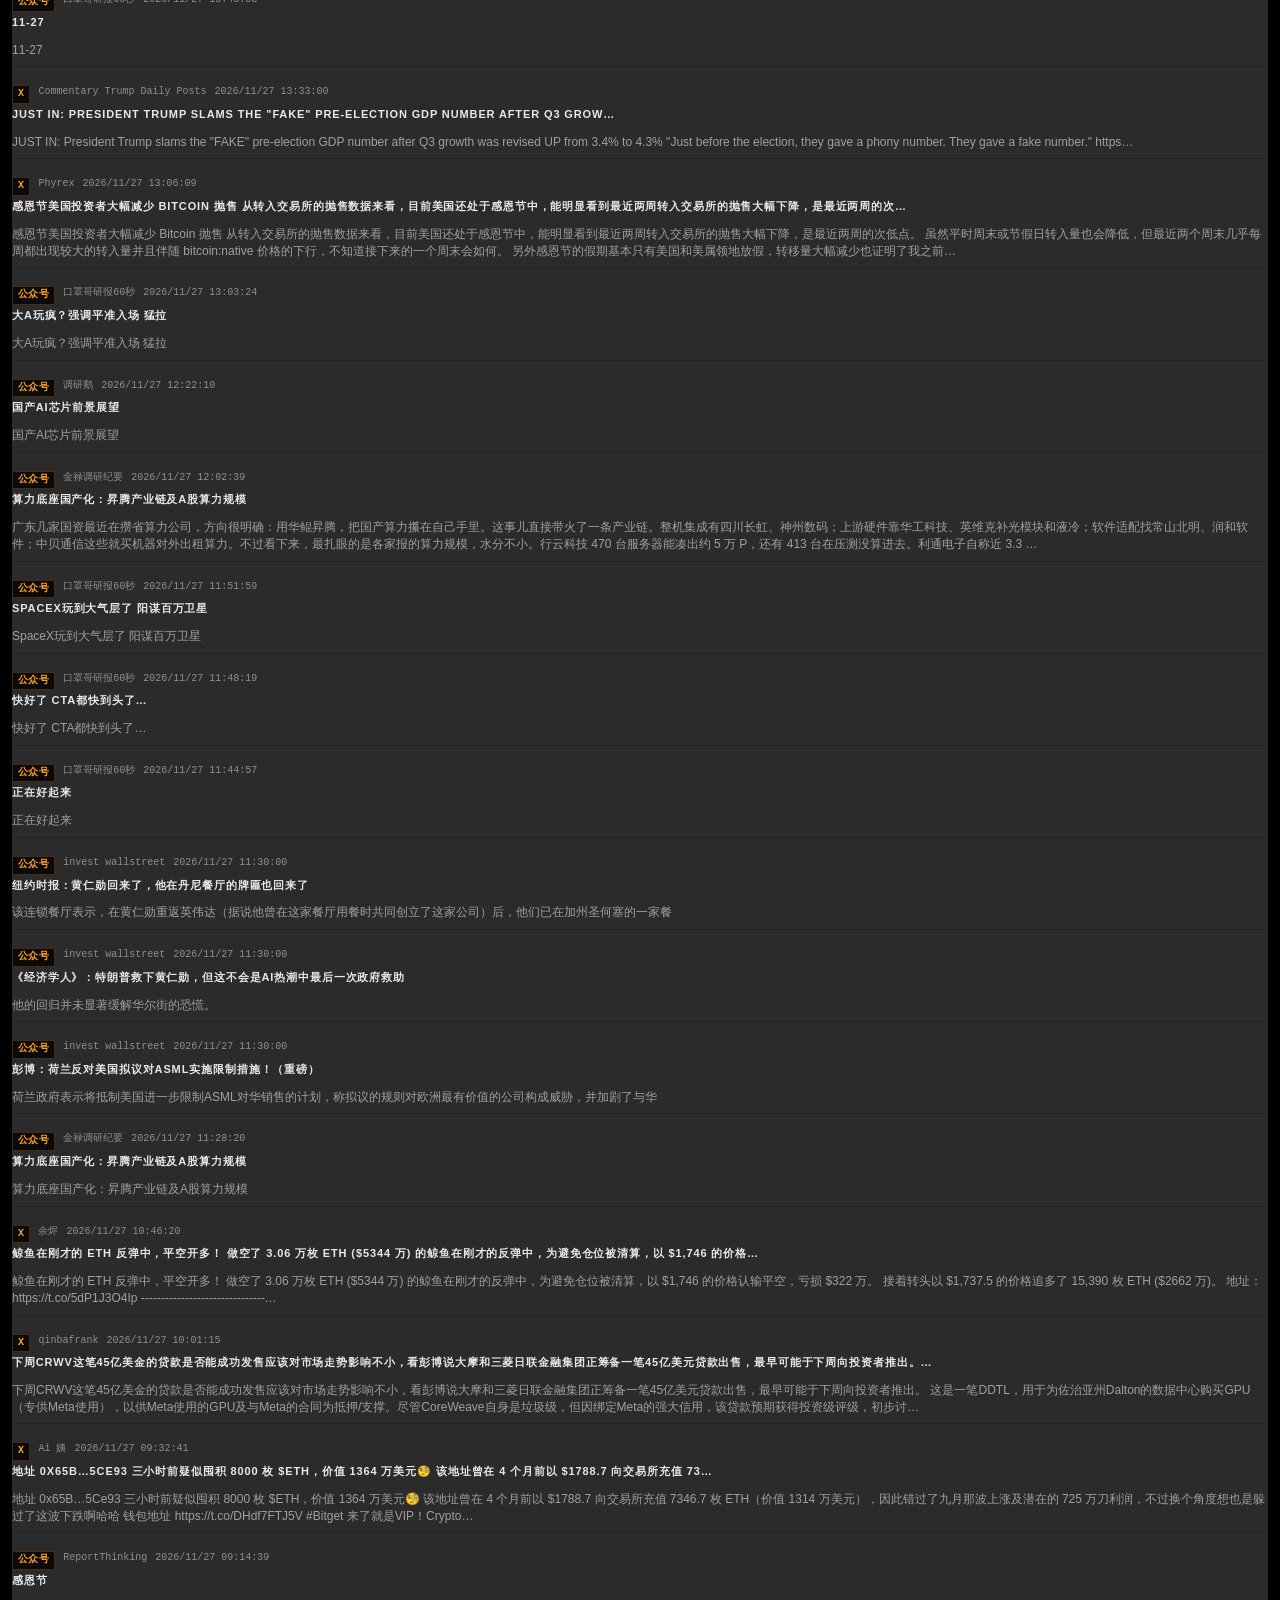
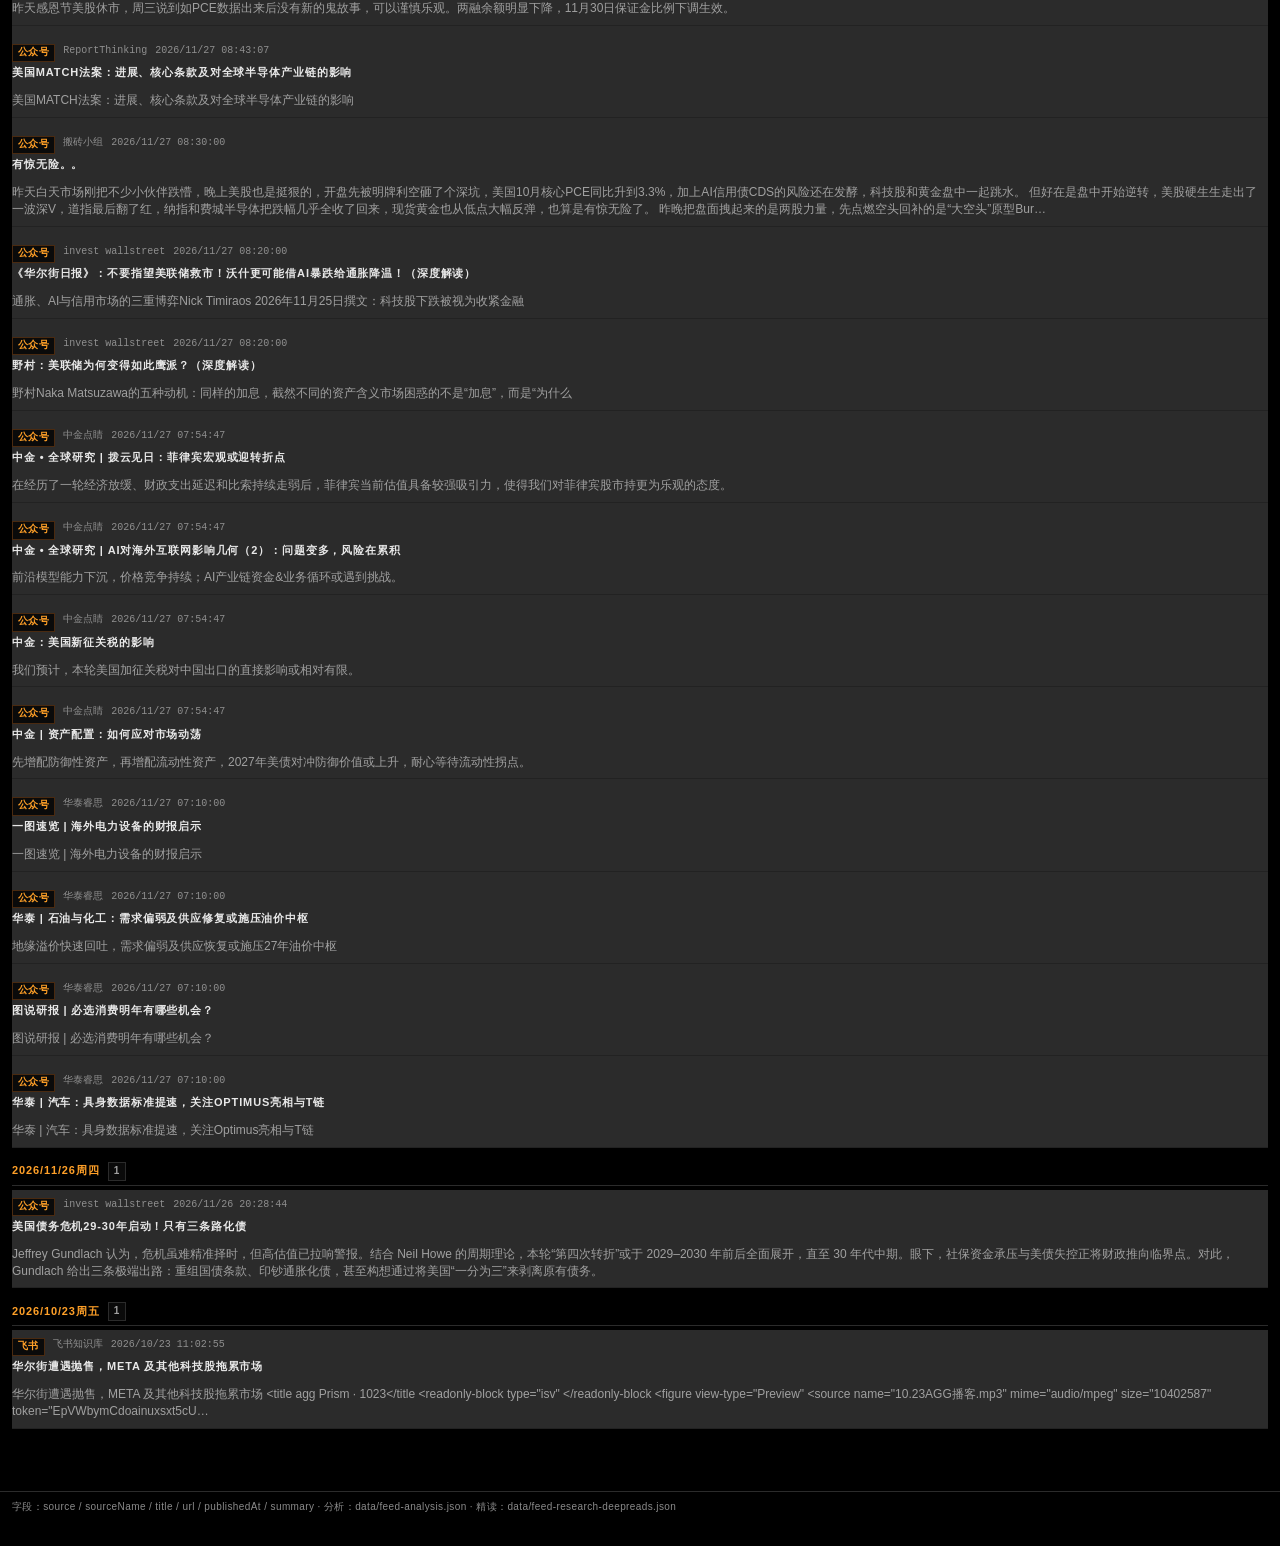
<file: feed/index.html>
<!DOCTYPE html>
<html lang="zh-CN">
<head>
  <meta charset="UTF-8" />
  <meta name="viewport" content="width=device-width, initial-scale=1" />
  <title>信息聚合 · GC的数据监控中心</title>
  <link rel="stylesheet" href="../assets/theme.css" />
</head>
<body>
  <header class="app-header">
    <div class="inner">
      <div class="brand"><div class="brand-mark"></div><h1>GC的数据<span>监控</span>中心</h1></div>
            <nav class="nav">
        <a href="../" data-match="/">总览</a>
        <div class="nav-dd" data-match="/etf">
          <button type="button" class="nav-dd-btn" aria-haspopup="true" aria-expanded="false" aria-controls="nav-dd-etf">ETF<span class="nav-dd-caret" aria-hidden="true">▾</span></button>
          <div class="nav-dd-panel" id="nav-dd-etf" role="menu" aria-label="ETF">
            <a href="../etf/" role="menuitem">国家队追踪</a>
            <a href="../sentiment/" role="menuitem">情绪看板</a>
            <a href="../momentum/" role="menuitem">动量排名</a>
          </div>
        </div>
        <a href="../feed/" data-match="/feed" class="active">信息流</a>
        <a href="../bottom/" data-match="/bottom">抄底信号</a>
        <a href="../policy/" data-match="/policy">政策产业</a>
        <a href="../earnings/" data-match="/earnings">财报会议</a>
        <a href="../openrouter/" data-match="/openrouter">OpenRouter</a>
        <div class="nav-dd" data-match="/funds">
          <button type="button" class="nav-dd-btn" aria-haspopup="true" aria-expanded="false" aria-controls="nav-dd-funds">基金数据<span class="nav-dd-caret" aria-hidden="true">▾</span></button>
          <div class="nav-dd-panel" id="nav-dd-funds" role="menu" aria-label="基金数据">
            <a href="../funds/" role="menuitem">公募基金</a>
            <a href="../funds/?view=private" role="menuitem">私募基金</a>
          </div>
        </div>
      </nav>
    </div>
  </header>

  <main class="wrap">
    <h2 class="page-title">信息流</h2>
    <p class="page-sub" id="meta">加载 data/feed.json …</p>

    <section id="feed-analysis" class="panel fa-panel" aria-label="实时分析" hidden></section>

    <section id="feed-deepreads" class="panel fa-panel fr-panel" aria-label="卖方研报精读" hidden></section>

    <div class="grid grid-4" id="kpis" style="margin-bottom:12px"></div>
    <div class="tools">
      <div id="filters" style="display:flex;gap:8px;flex-wrap:wrap"></div>
      <input class="search" id="q" type="search" placeholder="搜索标题 / 来源 / 摘要" />
    </div>
    <div id="list"></div>
  </main>
  <footer class="app-footer">字段：source / sourceName / title / url / publishedAt / summary · 分析：data/feed-analysis.json · 精读：data/feed-research-deepreads.json</footer>
  <script src="../assets/present.js"></script>
  <script src="../assets/shell.js"></script>
  <script src="../assets/echarts.min.js"></script>
  <script>DashCharts.install()</script>
  <script>
    const SRC = { mp: "公众号", x: "X", zsxq: "星球", rss: "RSS", feishu: "飞书" };
    let items = [];
    let filter = "all";
    let q = "";
    const faCharts = [];

    function esc(s) {
      return String(s == null ? "" : s)
        .replace(/&/g, "&amp;").replace(/</g, "&lt;").replace(/>/g, "&gt;")
        .replace(/"/g, "&quot;").replace(/'/g, "&#39;");
    }

    function dayKey(iso) {
      if (!iso) return "未知日期";
      const d = new Date(iso);
      if (Number.isNaN(d.getTime())) return String(iso).slice(0, 10);
      return d.toLocaleDateString("zh-CN", { timeZone: "Asia/Shanghai", year: "numeric", month: "2-digit", day: "2-digit", weekday: "short" });
    }

    function filtered() {
      const qq = q.trim().toLowerCase();
      return items.filter((x) => {
        if (filter !== "all" && x.source !== filter) return false;
        if (!qq) return true;
        const blob = `${x.title || ""} ${x.sourceName || ""} ${x.summary || ""} ${x.source || ""}`.toLowerCase();
        return blob.includes(qq);
      });
    }

    function render() {
      const rows = filtered().sort((a, b) => String(b.publishedAt).localeCompare(String(a.publishedAt)));
      const list = document.getElementById("list");
      if (!rows.length) {
        list.innerHTML = `<div class="empty">没有匹配条目</div>`;
        return;
      }
      const groups = new Map();
      rows.forEach((x) => {
        const k = dayKey(x.publishedAt);
        if (!groups.has(k)) groups.set(k, []);
        groups.get(k).push(x);
      });
      list.innerHTML = [...groups.entries()].map(([day, arr]) => `
        <section class="day-group">
          <h3>${day}<span class="chip">${arr.length}</span></h3>
          <div class="grid" style="gap:10px">
            ${arr.map((x) => `
              <article class="feed-item">
                <div class="feed-meta">
                  <span class="chip src">${SRC[x.source] || x.source}</span>
                  <span>${esc(x.sourceName || "")}</span>
                  <span class="mono">${DashFmt.time(x.publishedAt)}</span>
                </div>
                <h3><a href="${esc(x.url || "#")}" ${x.url && x.url !== "#" ? 'target="_blank" rel="noopener"' : ""}>${esc(x.title || "无标题")}</a></h3>
                <p class="feed-sum">${esc(x.summary || "")}</p>
              </article>`).join("")}
          </div>
        </section>`).join("");
    }

    const STR_RANK = { "极强": 5, "强": 4, "中强": 3, "中": 2, "中低": 1, "弱": 0.5 };
    const CONF_RANK = { "高": 3, "中高": 2.5, "中": 2, "中低": 1, "低": 0.5 };
    const AMBER = "#FFA028";

    function confClass(c) {
      const s = String(c || "");
      if (s.includes("高") && !s.includes("中")) return "high";
      if (s.includes("中")) return "mid";
      return "low";
    }
    function strengthVal(s) {
      return STR_RANK[s] != null ? STR_RANK[s] : 1;
    }
    function confVal(s) {
      return CONF_RANK[s] != null ? CONF_RANK[s] : 1;
    }

    function disposeFaCharts() {
      while (faCharts.length) {
        try { faCharts.pop().dispose(); } catch (_) {}
      }
    }

    function ensureAmberTheme() {
      if (!window.echarts || ensureAmberTheme._done) return;
      const base = (window.DashTheme && DashTheme.echartsDark) || {};
      echarts.registerTheme("amber-dark", Object.assign({}, base, {
        color: (window.DashTheme && DashTheme.colors) || [AMBER, "#ef5350", "#26a69a", "#ffb74d", "#64b5f6", "#a0a0a0"],
        backgroundColor: "transparent",
      }));
      ensureAmberTheme._done = true;
    }

    function initChart(el, option) {
      if (!el || !window.echarts) return null;
      ensureAmberTheme();
      const c = echarts.init(el, "amber-dark", { renderer: "canvas" });
      c.setOption(option);
      faCharts.push(c);
      return c;
    }

    function chartColors() {
      return (window.DashTheme && DashTheme.colors) || [AMBER, "#ef5350", "#26a69a", "#ffb74d", "#64b5f6", "#a0a0a0"];
    }

    function axisMuted() {
      return {
        axisLabel: { color: "#a0a0a0", fontSize: 10 },
        axisLine: { lineStyle: { color: "#2a2210" } },
        axisTick: { show: false },
        splitLine: { lineStyle: { color: "#1a160c" } },
      };
    }

    function formatShanghaiShort(iso) {
      if (!iso) return "";
      try {
        const d = new Date(iso);
        if (Number.isNaN(d.getTime())) return "";
        const parts = new Intl.DateTimeFormat("zh-CN", {
          timeZone: "Asia/Shanghai",
          year: "numeric", month: "2-digit", day: "2-digit",
          hour: "2-digit", minute: "2-digit", hour12: false,
        }).formatToParts(d);
        const get = (t) => (parts.find((p) => p.type === t) || {}).value || "";
        return `${get("year")}-${get("month")}-${get("day")} ${get("hour")}:${get("minute")}`;
      } catch (_) {
        return "";
      }
    }

    function panelHeading(d) {
      const hints = (d && d.uiHints) || {};
      const base = (hints.panelTitle && String(hints.panelTitle).trim()) || "实时分析";
      let ts = (d && d.generatedAtDisplay && String(d.generatedAtDisplay).trim()) || "";
      if (!ts) {
        ts = formatShanghaiShort(d.analyzedAt || d.updated || d.generatedAt || "");
      }
      return ts ? `${base} · ${ts}` : base;
    }

    /** Only remaining viz charts: keywordBars, confidenceDonut, opportunityScores */
    function resolveVizSeries(d) {
      const viz = (d && d.viz) || {};
      const keywords = Array.isArray(d.keywords) ? d.keywords : [];
      const opps = Array.isArray(d.opportunities) ? d.opportunities : [];

      let keywordBars = Array.isArray(viz.keywordBars) ? viz.keywordBars.slice() : null;
      if (!keywordBars || !keywordBars.length) {
        keywordBars = keywords.map((k) => {
          const term = typeof k === "string" ? k : (k && k.term) || "";
          const strength = typeof k === "object" && k ? k.strength : "";
          return { label: term, value: strengthVal(strength), strength: strength || "" };
        }).filter((x) => x.label);
      }

      let confidenceDonut = Array.isArray(viz.confidenceDonut) ? viz.confidenceDonut.slice() : null;
      if (!confidenceDonut || !confidenceDonut.length) {
        const counts = {};
        opps.forEach((o) => {
          const c = (o && o.confidence) || "未知";
          counts[c] = (counts[c] || 0) + 1;
        });
        confidenceDonut = Object.entries(counts).map(([label, value]) => ({ label, value }));
      }

      let opportunityScores = Array.isArray(viz.opportunityScores) ? viz.opportunityScores.slice() : null;
      if (!opportunityScores || !opportunityScores.length) {
        opportunityScores = opps.map((o) => {
          const title = (o && o.title) || "—";
          const conf = (o && o.confidence) || "";
          const short = title.length > 18 ? title.slice(0, 17) + "…" : title;
          return { label: short, value: confVal(conf), confidence: conf };
        });
      }

      return { keywordBars, confidenceDonut, opportunityScores };
    }

    function hBarOption(labels, values, extraLabels) {
      const colors = chartColors();
      const muted = axisMuted();
      return {
        color: colors,
        tooltip: { trigger: "axis", confine: true, axisPointer: { type: "shadow" } },
        grid: { left: 4, right: 36, top: 4, bottom: 2, containLabel: true },
        xAxis: Object.assign({ type: "value", axisLabel: { show: false }, axisLine: { show: false }, axisTick: { show: false }, splitLine: muted.splitLine }, {}),
        yAxis: {
          type: "category",
          data: labels,
          axisLabel: Object.assign({}, muted.axisLabel, { width: 96, overflow: "truncate" }),
          axisLine: muted.axisLine,
          axisTick: { show: false },
        },
        series: [{
          type: "bar",
          data: values.map((v, i) => ({
            value: v,
            itemStyle: { color: colors[i % colors.length], borderRadius: [0, 2, 2, 0] },
          })),
          barWidth: 8,
          label: {
            show: true,
            position: "right",
            formatter: (p) => {
              if (extraLabels && extraLabels[p.dataIndex] != null) return String(extraLabels[p.dataIndex]);
              return String(p.value);
            },
            color: "#787878",
            fontSize: 9,
          },
        }],
      };
    }

    function pieOption(items, { donut } = {}) {
      const colors = chartColors();
      return {
        color: colors,
        tooltip: { trigger: "item", confine: true },
        series: [{
          type: "pie",
          radius: donut ? ["48%", "72%"] : ["28%", "68%"],
          center: ["42%", "50%"],
          avoidLabelOverlap: true,
          itemStyle: { borderColor: "#0c0a06", borderWidth: 2 },
          label: { color: "#a0a0a0", fontSize: 10, formatter: "{b}" },
          labelLine: { length: 6, length2: 4, lineStyle: { color: "#3a2a10" } },
          data: items.map((it) => ({
            name: it.name,
            value: it.value,
          })),
        }],
        legend: {
          orient: "vertical",
          right: 0,
          top: "middle",
          textStyle: { color: "#787878", fontSize: 10 },
          itemWidth: 8,
          itemHeight: 8,
          itemGap: 4,
          formatter: (name) => {
            const hit = items.find((x) => x.name === name);
            return hit ? `${name} ${hit.value}` : name;
          },
        },
      };
    }

    function renderFaCharts(series) {
      disposeFaCharts();
      const { keywordBars, confidenceDonut, opportunityScores } = series;

      const kwEl = document.getElementById("fa-chart-kw");
      if (kwEl && keywordBars.length) {
        const rev = keywordBars.slice().reverse();
        initChart(kwEl, hBarOption(
          rev.map((x) => x.label || ""),
          rev.map((x) => (window.DashPresent ? DashPresent.toFinite(x.value) : (x.value == null || x.value === "" ? null : +x.value))),
          rev.map((x) => x.strength || x.value)
        ));
      }

      const confEl = document.getElementById("fa-chart-conf");
      if (confEl && confidenceDonut.length) {
        initChart(confEl, pieOption(confidenceDonut.map((x) => ({
          name: x.label,
          value: window.DashPresent ? DashPresent.toFinite(x.value) : (x.value == null || x.value === "" ? null : +x.value),
        })), { donut: true }));
      }

      const oppEl = document.getElementById("fa-chart-opp");
      if (oppEl && opportunityScores.length) {
        const rev = opportunityScores.slice().reverse();
        initChart(oppEl, hBarOption(
          rev.map((x) => x.label || ""),
          rev.map((x) => (window.DashPresent ? DashPresent.toFinite(x.value) : (x.value == null || x.value === "" ? null : +x.value))),
          rev.map((x) => x.confidence || x.value)
        ));
      }

      requestAnimationFrame(() => faCharts.forEach((c) => { try { c.resize(); } catch (_) {} }));
    }

    function linkListHtml(links) {
      if (!Array.isArray(links) || !links.length) return "";
      return `<div class="fa-opp-links">${links.map((l) => {
        const t = (l && l.title) || "来源";
        const u = l && l.url;
        if (u) return `<a href="${esc(u)}" target="_blank" rel="noopener">${esc(t)}</a>`;
        return `<span>${esc(t)}</span>`;
      }).join("")}</div>`;
    }

    function bulletsHtml(items, extraClass) {
      if (!Array.isArray(items) || !items.length) return "";
      const cls = extraClass ? `fa-list ${extraClass}` : "fa-list";
      return `<ul class="${cls}">${items.map((x) => `<li>${esc(typeof x === "string" ? x : String(x))}</li>`).join("")}</ul>`;
    }

    /** Prefer prose.*; fallback to older structured fields */
    function resolveProseBlocks(d) {
      const prose = (d && d.prose && typeof d.prose === "object") ? d.prose : null;
      const blocks = [];

      const lead = prose && typeof prose.lead === "string" && prose.lead.trim()
        ? prose.lead.trim()
        : (d.title || d.changeSummary || "");
      if (lead) blocks.push({ kind: "lead", text: lead });

      const sampleNote = prose && typeof prose.sampleNote === "string" ? prose.sampleNote.trim() : "";
      if (sampleNote) blocks.push({ kind: "note", text: sampleNote });
      else if (!prose && d.changeSummary && d.title && d.changeSummary !== lead) {
        blocks.push({ kind: "note", text: d.changeSummary });
      }

      // Opportunities
      let oppItems = null;
      if (prose && Array.isArray(prose.opportunitiesText) && prose.opportunitiesText.length) {
        oppItems = prose.opportunitiesText.map((o) => ({
          title: (o && (o.headline || o.title)) || "—",
          confidence: (o && o.confidence) || "",
          rationale: (o && (o.body || o.rationale)) || "",
          sources: Array.isArray(o && o.links) ? o.links : (Array.isArray(o && o.sources) ? o.sources : []),
        }));
      } else if (Array.isArray(d.opportunities) && d.opportunities.length) {
        oppItems = d.opportunities.map((o) => ({
          title: (o && o.title) || "—",
          confidence: (o && o.confidence) || "",
          rationale: (o && o.rationale) || "",
          sources: Array.isArray(o && o.sources) ? o.sources : [],
        }));
      }
      if (oppItems && oppItems.length) blocks.push({ kind: "opportunities", items: oppItems });

      // Consensus
      let agree = null, disagree = null;
      if (prose && prose.consensusText && typeof prose.consensusText === "object") {
        agree = Array.isArray(prose.consensusText.agreement) ? prose.consensusText.agreement : [];
        disagree = Array.isArray(prose.consensusText.disagreement) ? prose.consensusText.disagreement : [];
      } else if (d.consensus && typeof d.consensus === "object") {
        agree = Array.isArray(d.consensus.agreement) ? d.consensus.agreement : [];
        disagree = Array.isArray(d.consensus.disagreement) ? d.consensus.disagreement : [];
      }
      if ((agree && agree.length) || (disagree && disagree.length)) {
        blocks.push({ kind: "consensus", agreement: agree || [], disagreement: disagree || [] });
      }

      // Risks
      let risks = null;
      if (prose && Array.isArray(prose.risksText) && prose.risksText.length) risks = prose.risksText;
      else if (Array.isArray(d.risks) && d.risks.length) risks = d.risks;
      if (risks && risks.length) blocks.push({ kind: "risks", items: risks });

      // Narrative
      let narr = null;
      if (prose && Array.isArray(prose.narrativeText) && prose.narrativeText.length) narr = prose.narrativeText;
      else if (Array.isArray(d.narrativeShifts) && d.narrativeShifts.length) narr = d.narrativeShifts;
      if (narr && narr.length) blocks.push({ kind: "narrative", items: narr });

      // Watch / time windows
      let watch = null;
      if (prose && Array.isArray(prose.watchText) && prose.watchText.length) {
        watch = prose.watchText.map((x) => typeof x === "string" ? x : String(x));
      } else if (Array.isArray(d.timeWindows) && d.timeWindows.length) {
        watch = d.timeWindows.map((w) => {
          if (typeof w === "string") return w;
          const h = (w && w.horizon) || "";
          const wt = (w && w.watch) || "";
          return h && wt ? `${h}：${wt}` : (h || wt);
        }).filter(Boolean);
      }
      if (watch && watch.length) blocks.push({ kind: "watch", items: watch });

      // Highlights (structured fallback / supplement)
      const highlights = Array.isArray(d.highlights) ? d.highlights : [];
      if (highlights.length && !(oppItems && oppItems.length)) {
        blocks.push({ kind: "highlights", items: highlights });
      }

      const disclaimer = prose && typeof prose.disclaimer === "string" ? prose.disclaimer.trim() : "";
      if (disclaimer) blocks.push({ kind: "disclaimer", text: disclaimer });

      return blocks;
    }

    function renderProseHtml(blocks) {
      if (!blocks || !blocks.length) return "";
      let html = `<div class="fa-prose">`;
      for (const b of blocks) {
        if (b.kind === "lead") {
          const parts = String(b.text || "").split(/\n+/).map((t) => t.trim()).filter(Boolean);
          if (parts.length > 1) {
            html += `<div class="fa-prose-lead-list">${parts.map((t) => `<p class="fa-prose-lead">${esc(t)}</p>`).join("")}</div>`;
          } else if (parts.length === 1) {
            html += `<p class="fa-prose-lead">${esc(parts[0])}</p>`;
          }
        } else if (b.kind === "note") {
          html += `<p class="fa-prose-note">${esc(b.text)}</p>`;
        } else if (b.kind === "opportunities") {
          html += `<section class="fa-sec fa-prose-sec"><div class="fa-sec-h">机会精读</div>`;
          html += b.items.map((o) => `
            <article class="fa-opp">
              <div class="fa-opp-top">
                <span class="fa-opp-t">${esc(o.title)}</span>
                ${o.confidence ? `<span class="chip conf ${confClass(o.confidence)}">${esc(o.confidence)}</span>` : ""}
              </div>
              ${o.rationale ? `<p class="fa-opp-r">${esc(o.rationale)}</p>` : ""}
              ${linkListHtml(o.sources)}
            </article>`).join("");
          html += `</section>`;
        } else if (b.kind === "consensus") {
          html += `<section class="fa-sec fa-prose-sec"><div class="fa-sec-h">共识与分歧</div><div class="fa-cols">`;
          if (b.agreement.length) {
            html += `<div><div class="fa-sub-h">一致</div>${bulletsHtml(b.agreement)}</div>`;
          }
          if (b.disagreement.length) {
            html += `<div><div class="fa-sub-h">分歧</div>${bulletsHtml(b.disagreement, "fa-disagree")}</div>`;
          }
          html += `</div></section>`;
        } else if (b.kind === "risks") {
          html += `<section class="fa-sec fa-prose-sec"><div class="fa-sec-h">风险</div>${bulletsHtml(b.items, "fa-risks")}</section>`;
        } else if (b.kind === "narrative") {
          html += `<section class="fa-sec fa-prose-sec"><div class="fa-sec-h">叙事切换</div>${bulletsHtml(b.items)}</section>`;
        } else if (b.kind === "watch") {
          html += `<section class="fa-sec fa-prose-sec"><div class="fa-sec-h">时间窗</div>${bulletsHtml(b.items)}</section>`;
        } else if (b.kind === "highlights") {
          html += `<section class="fa-sec fa-prose-sec fa-sec-hl"><div class="fa-sec-h">要点</div><div class="fa-hl">${
            b.items.map((h) => {
              const title = (h && h.title) || "—";
              const note = h && h.note ? `<span class="note">${esc(h.note)}</span>` : "";
              if (h && h.url) {
                return `<a href="${esc(h.url)}" target="_blank" rel="noopener">${esc(title)}${note}</a>`;
              }
              return `<span>${esc(title)}${note}</span>`;
            }).join("")
          }</div></section>`;
        } else if (b.kind === "disclaimer") {
          html += `<p class="fa-disclaimer">${esc(b.text)}</p>`;
        }
      }
      html += `</div>`;
      return html;
    }

    function renderAnalysis(d) {
      const root = document.getElementById("feed-analysis");
      if (!root) return;
      root.hidden = false;
      root.classList.remove("is-error");

      const heading = panelHeading(d);
      const series = resolveVizSeries(d);
      const proseBlocks = resolveProseBlocks(d);
      const hasAnyChart = !!(
        series.keywordBars.length ||
        series.confidenceDonut.length ||
        series.opportunityScores.length
      );

      let html = `
        <div class="fa-hd">
          <span class="fa-label">${esc(heading)}</span>
        </div>
        <div class="fa-body">`;

      html += renderProseHtml(proseBlocks);

      if (hasAnyChart) {
        html += `<div class="fa-viz">`;
        if (series.keywordBars.length) {
          html += `<div class="fa-chart-box" data-chart="kw"><div class="fa-sec-h">关键词强度</div><div class="fa-chart" id="fa-chart-kw"></div></div>`;
        }
        if (series.confidenceDonut.length) {
          html += `<div class="fa-chart-box" data-chart="conf"><div class="fa-sec-h">机会置信度</div><div class="fa-chart" id="fa-chart-conf"></div></div>`;
        }
        if (series.opportunityScores.length) {
          html += `<div class="fa-chart-box" data-chart="opp"><div class="fa-sec-h">机会评分</div><div class="fa-chart" id="fa-chart-opp"></div></div>`;
        }
        html += `</div>`;
      }

      html += `</div>`;
      root.innerHTML = html;
      renderFaCharts(series);
    }

    function showFaEmpty(msg) {
      const root = document.getElementById("feed-analysis");
      if (!root) return;
      root.hidden = false;
      root.classList.add("is-error");
      disposeFaCharts();
      root.innerHTML = `<div class="fa-hd"><span class="fa-label">实时分析</span></div><div class="fa-empty">${esc(msg)}</div>`;
    }

    let analysisUpdated = "";

    async function loadAnalysis() {
      try {
        const res = await fetch("../data/feed-analysis.json");
        if (!res.ok) throw new Error(`HTTP ${res.status}`);
        const d = await res.json();
        if (!d || typeof d !== "object") throw new Error("无效 JSON");
        analysisUpdated = d.generatedAtDisplay || d.updated || d.analyzedAt || "";
        renderAnalysis(d);
      } catch (e) {
        analysisUpdated = "";
        showFaEmpty(`暂无分析数据（${e.message || e}）`);
      }
    }

    function updateMeta(feedUpdated, n) {
      const shown = (window.DashPresent && DashPresent.formatShanghai(feedUpdated)) || feedUpdated || "—";
      const parts = [`生成 ${shown} · ${n} 条`];
      if (analysisUpdated) parts.push(`分析 ${analysisUpdated}`);
      document.getElementById("meta").textContent = parts.join(" · ");
    }


    const STANCE_ZH = { bullish: "看多", bearish: "看空", neutral: "中性", mixed: "分歧" };

    function hideDeepreads() {
      const root = document.getElementById("feed-deepreads");
      if (!root) return;
      root.hidden = true;
      root.innerHTML = "";
    }

    function deepReadParas(text) {
      const raw = String(text || "").trim();
      if (!raw) return "";
      return raw.split(/\n\n+/).map((p) => p.trim()).filter(Boolean)
        .map((p) => `<p class="fr-deep">${esc(p)}</p>`).join("");
    }

    function renderDeepreads(d) {
      const root = document.getElementById("feed-deepreads");
      if (!root) return;
      const items = Array.isArray(d && d.items) ? d.items : [];
      const valid = items.filter((x) => x && x.title && x.broker && x.url && x.deepRead);
      if (!valid.length) {
        hideDeepreads();
        return;
      }
      const ts = (d.generatedAtDisplay && String(d.generatedAtDisplay).trim()) || "";
      let html = `
        <div class="fa-hd">
          <span class="fa-label">卖方研报精读</span>
          ${ts ? `<span class="fa-updated">${esc(ts)}</span>` : ""}
        </div>
        <div class="fa-body fr-body">`;
      html += valid.map((it) => {
        const stance = STANCE_ZH[it.stance] || "";
        const stanceCls = it.stance ? ` fr-stance-${esc(it.stance)}` : "";
        const pub = it.publishedAt ? `<span class="fr-pub mono">${esc(DashFmt.time(it.publishedAt))}</span>` : "";
        const sum = it.summary ? `<p class="fr-sum">${esc(it.summary)}</p>` : "";
        const kps = Array.isArray(it.keyPoints) && it.keyPoints.length
          ? `<ul class="fa-list fr-kps">${it.keyPoints.map((k) => `<li>${esc(typeof k === "string" ? k : String(k))}</li>`).join("")}</ul>`
          : "";
        const ticks = Array.isArray(it.tickers) && it.tickers.length
          ? `<div class="fr-ticks">${it.tickers.map((t) => `<span class="chip fr-tick">${esc(String(t))}</span>`).join("")}</div>`
          : "";
        const why = it.whyPicked ? `<p class="fr-why">${esc(it.whyPicked)}</p>` : "";
        return `
          <article class="fr-card">
            <div class="fr-head" role="button" tabindex="0" aria-expanded="false">
              <span class="fr-caret" aria-hidden="true">▸</span>
              <span class="chip fr-broker">${esc(it.broker)}</span>
              <h3 class="fr-title">${esc(it.title)}</h3>
              ${pub}
            </div>
            <div class="fr-detail" hidden>
              ${stance ? `<div class="fr-top"><span class="chip fr-stance${stanceCls}">${esc(stance)}</span></div>` : ""}
              ${sum}
              <div class="fr-deep-wrap">${deepReadParas(it.deepRead)}</div>
              ${kps}
              ${ticks}
              ${why}
              <a class="fr-src" href="${esc(it.url)}" target="_blank" rel="noopener">原文 ↗</a>
            </div>
          </article>`;
      }).join("");
      html += `</div>`;
      root.innerHTML = html;
      root.hidden = false;
      if (!root._frBound) {
        root._frBound = true;
        const toggle = (h) => {
          const card = h.closest(".fr-card");
          const open = !card.classList.contains("fr-open");
          card.classList.toggle("fr-open", open);
          h.setAttribute("aria-expanded", String(open));
          card.querySelector(".fr-detail").hidden = !open;
        };
        root.addEventListener("click", (e) => {
          const h = e.target.closest(".fr-head");
          if (h && root.contains(h)) toggle(h);
        });
        root.addEventListener("keydown", (e) => {
          const h = e.target.closest(".fr-head");
          if (h && (e.key === "Enter" || e.key === " ")) { e.preventDefault(); toggle(h); }
        });
      }
    }

    async function loadDeepreads() {
      try {
        const res = await fetch("../data/feed-research-deepreads.json");
        if (!res.ok) { hideDeepreads(); return; }
        const d = await res.json();
        if (!d || typeof d !== "object") { hideDeepreads(); return; }
        renderDeepreads(d);
      } catch (_) {
        hideDeepreads();
      }
    }


    let _faResizeTimer = null;
    window.addEventListener("resize", () => {
      clearTimeout(_faResizeTimer);
      _faResizeTimer = setTimeout(() => faCharts.forEach((c) => { try { c.resize(); } catch (_) {} }), 120);
    });

    (async () => {
      const analysisP = loadAnalysis();
      const deepreadsP = loadDeepreads();
      try {
        const d = await (await fetch("../data/feed.json")).json();
        items = (d.items || []).filter(x => !/(加微信|微信群|加群|拉群|拉你|进群|入群|置顶微信|扫码进群|二维码|加V|wx号|免费领取)/.test((x.title||"")+" "+(x.summary||"")));
        await Promise.all([analysisP, deepreadsP]);
        updateMeta(d.updated, items.length);
        const counts = items.reduce((m, x) => ((m[x.source] = (m[x.source] || 0) + 1), m), {});
        document.getElementById("kpis").innerHTML = `
          <div class="card"><div class="stat-label">全部</div><div class="stat-value blu">${items.length}</div></div>
          ${Object.entries(SRC).map(([k, name]) => `
            <div class="card"><div class="stat-label">${name}</div><div class="stat-value">${counts[k] || 0}</div></div>`).join("")}`;

        const sources = ["all", ...Object.keys(SRC).filter((k) => counts[k])];
        Object.keys(counts).forEach((k) => { if (!sources.includes(k)) sources.push(k); });
        document.getElementById("filters").innerHTML = sources.map((s) =>
          `<button type="button" data-s="${s}" class="${s === "all" ? "primary" : ""}">${s === "all" ? "全部" : (SRC[s] || s)}${s === "all" ? "" : ` ${counts[s] || 0}`}</button>`
        ).join("");
        document.getElementById("filters").addEventListener("click", (e) => {
          const b = e.target.closest("button[data-s]");
          if (!b) return;
          filter = b.getAttribute("data-s");
          document.querySelectorAll("#filters button").forEach((x) => x.classList.toggle("primary", x === b));
          render();
        });
        document.getElementById("q").addEventListener("input", (e) => { q = e.target.value; render(); });
        render();
      } catch (e) {
        document.getElementById("meta").textContent = "无法加载 feed.json";
        document.getElementById("list").innerHTML = `<div class="empty">${esc(String(e))}</div>`;
        await Promise.all([analysisP, deepreadsP]);
      }
    })();
  </script>
</body>
</html>
</file>
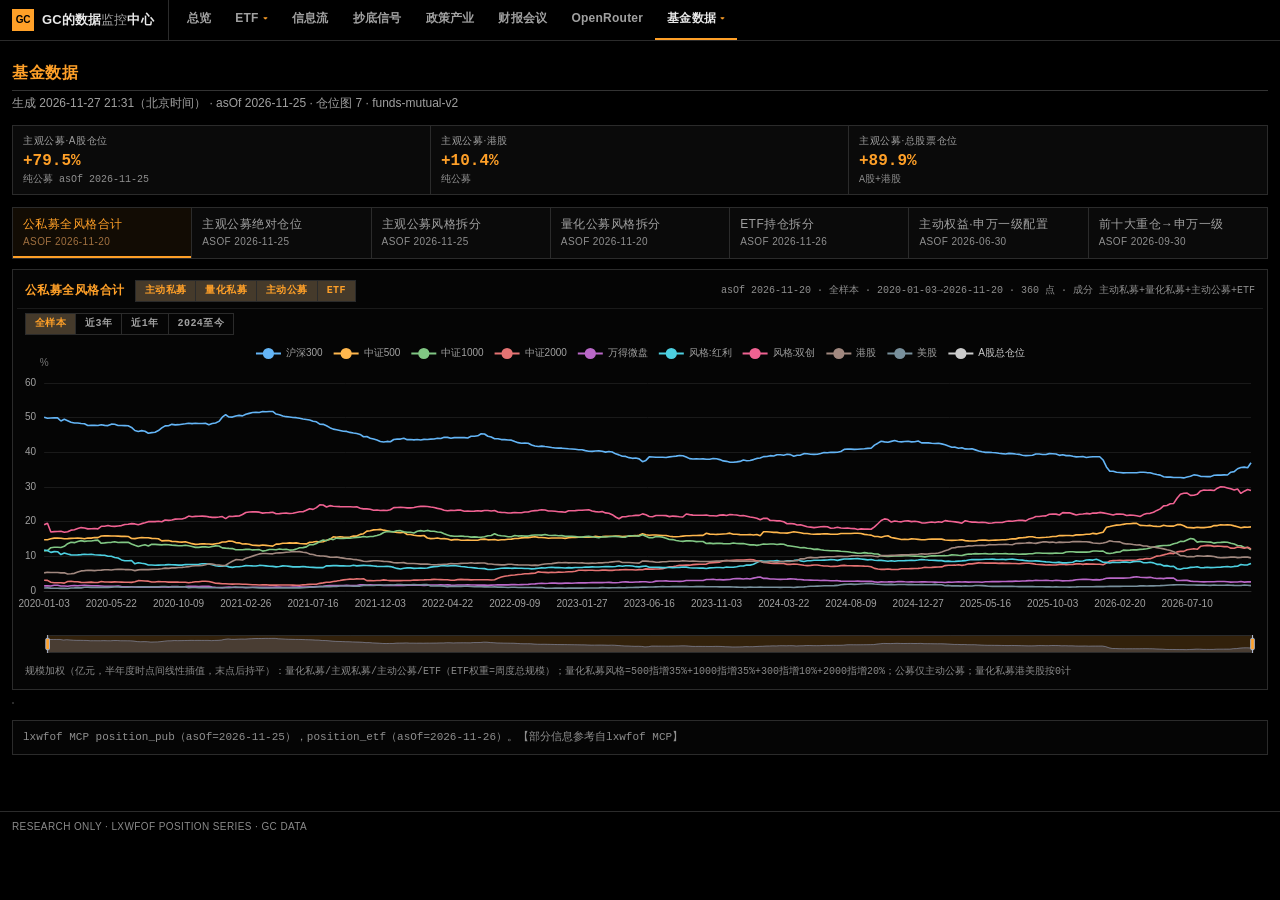
<file: funds/index.html>
<!DOCTYPE html>
<html lang="zh-CN">
<head>
  <meta charset="UTF-8" />
  <meta name="viewport" content="width=device-width, initial-scale=1" />
  <title data-heat="table-v2">基金数据 · GC的数据监控中心</title>
  <link rel="stylesheet" href="../assets/theme.css" />
  <style>
    .page-title .title-note{font-weight:500;font-size:.72em;color:var(--mu);margin-left:.15em}
    .page-title .sample-badge{
      display:inline-block;margin-left:.45em;padding:1px 7px;border:1px solid var(--bb);
      color:var(--bb);font:650 10px/1.4 var(--mono);letter-spacing:.06em;vertical-align:middle
    }
    .page-title .sample-badge[hidden]{display:none}
    .kpi-bar{
      display:grid;grid-template-columns:repeat(3,minmax(0,1fr));gap:0;
      border:var(--hair);margin:0 0 12px;background:var(--bd);
    }
    .kpi-bar .c{background:var(--bg-2);padding:8px 10px;min-width:0;border-right:var(--hair)}
    .kpi-bar .c:last-child{border-right:0}
    .kpi-bar .k{font-size:10px;color:var(--mu);letter-spacing:.06em;text-transform:uppercase}
    .kpi-bar .v{font:700 16px/1.25 var(--mono);color:var(--bb);margin-top:3px;font-variant-numeric:tabular-nums;overflow:hidden;text-overflow:ellipsis;white-space:nowrap}
    .kpi-bar .d{font:10px/1.3 var(--mono);color:var(--mu-2);margin-top:2px}
    .kpi-bar .v.pos{color:var(--pos)}.kpi-bar .v.neg{color:var(--neg)}.kpi-bar .v.neu{color:var(--bb)}
    .seg{
      display:flex;flex-wrap:wrap;gap:0;border:var(--hair);margin:0 0 10px;background:var(--bd);width:fit-content;max-width:100%
    }
    .seg button{
      appearance:none;border:0;border-right:var(--hair);background:#050505;color:var(--mu);
      font:650 11px/1 var(--mono);letter-spacing:.04em;padding:8px 14px;cursor:pointer
    }
    .seg button:last-child{border-right:0}
    .seg button.active{background:rgba(255,160,40,.12);color:var(--bb)}
    .seg button:hover{color:var(--tx)}
    .tbl-cap{
      display:flex;flex-wrap:wrap;align-items:baseline;justify-content:space-between;gap:6px 12px;
      margin:0 0 6px;font:11px/1.4 var(--mono);color:var(--mu-2)
    }
    .tbl-cap .t{color:var(--bb);font-weight:700;letter-spacing:.04em;text-transform:uppercase}
    .tw{overflow-x:auto;-webkit-overflow-scrolling:touch;border:var(--hair);margin-bottom:12px}
    table.data{width:100%;border-collapse:collapse;font:12px/1.35 var(--mono);font-variant-numeric:tabular-nums;min-width:980px}
    table.data.compact{min-width:720px}
    table.data th,table.data td{padding:5px 8px;border-bottom:1px solid #1a1a1a;text-align:right;white-space:nowrap}
    table.data th:first-child,table.data td:first-child,
    table.data th.l,table.data td.l{text-align:left}
    table.data th{
      font-size:10px;letter-spacing:.06em;text-transform:uppercase;color:var(--mu-2);
      background:#050505;font-weight:650;position:sticky;top:0
    }
    table.data tbody tr:nth-child(even) td{background:#0a0a0a}
    table.data tbody tr:hover td{background:rgba(255,160,40,.05)}
    table.data td.nm{font-family:var(--sans);font-weight:650;color:var(--tx);text-align:left}
    table.data td.code{color:var(--mu);text-align:left}
    table.data .pos{color:var(--pos)} table.data .neg{color:var(--neg)}
    .empty-box{padding:18px 12px;border:var(--hair);background:#050505;color:var(--mu);font:12px/1.5 var(--mono);margin:0 0 12px}
    .foot-note{font:11px/1.5 var(--mono);color:var(--mu-2);margin:0 0 8px;padding:8px 10px;border:var(--hair);background:#050505}
    .scroll-hint{display:none;font:10px/1.3 var(--mono);color:var(--mu-3);margin:0 0 6px}
    .err{color:var(--pos);padding:16px;border:var(--hair)}
    .chart-box{
      border:var(--hair);background:#050505;margin-bottom:12px;padding:6px 4px 2px;
    }
    .chart-box .chart-hd{
      display:flex;justify-content:space-between;align-items:center;gap:8px;flex-wrap:wrap;
      padding:4px 8px 6px;border-bottom:1px solid #1a1a1a;margin-bottom:4px
    }
    .chart-box .chart-hd h3{margin:0;font-size:12px;color:var(--bb);letter-spacing:.04em}
    .chart-box .chart-hd .sub{font-size:10px;color:var(--mu-2);font-family:var(--mono)}
    .chart-box .chart-hd .hd-left{display:flex;align-items:center;gap:10px;flex-wrap:wrap;min-width:0}
    .chart-box .style-seg,
    .chart-box .chip-seg,
    .chart-box .range-seg{
      display:flex;flex-wrap:wrap;gap:0;border:var(--hair);background:var(--bd);width:fit-content;max-width:100%
    }
    .chart-box .range-seg{margin:0 8px 6px;max-width:calc(100% - 16px)}
    .chart-box .style-seg button,
    .chart-box .chip-seg button,
    .chart-box .range-seg button{
      appearance:none;border:0;border-right:var(--hair);background:#050505;color:var(--mu);
      font:650 10px/1 var(--mono);letter-spacing:.04em;padding:5px 9px;cursor:pointer
    }
    .chart-box .style-seg button:last-child,
    .chart-box .chip-seg button:last-child,
    .chart-box .range-seg button:last-child{border-right:0}
    .chart-box .style-seg button.active,
    .chart-box .chip-seg button.active,
    .chart-box .range-seg button.active{background:rgba(255,160,40,.12);color:var(--bb)}
    .chart-box .style-seg button:hover,
    .chart-box .chip-seg button:hover,
    .chart-box .range-seg button:hover{color:var(--tx)}
    .chart-box .hint{font:10px/1.4 var(--mono);color:var(--mu-2);padding:0 8px 4px}
    .chart-box .fine{font:10px/1.45 var(--mono);color:var(--mu-3);padding:4px 8px 8px}
    .chart-el{width:100%;height:320px}

    .chart-el.heat{height:auto!important;min-height:0;overflow:auto}
    .ind-heat-wrap{overflow:auto;-webkit-overflow-scrolling:touch;max-height:min(78vh,920px);scroll-padding-top:36px;padding-bottom:10px}
    table.ind-heat{
      width:max-content;min-width:100%;border-collapse:separate;border-spacing:0;
      font:11px/1.2 var(--mono);font-variant-numeric:tabular-nums
    }
    table.ind-heat th,table.ind-heat td{
      border-bottom:1px solid #1a1a1a;border-right:1px solid #1a1a1a;padding:0;background:#0a0a0a
    }
    table.ind-heat thead th{
      position:sticky;top:0;z-index:3;background:#111;color:var(--mu-2);
      font-size:10px;font-weight:700;letter-spacing:.03em;padding:6px 4px;text-align:center
    }
    table.ind-heat th.l,table.ind-heat td.l{
      text-align:left;padding:6px 8px;position:sticky;left:0;z-index:2;background:#0e0e0e;
      min-width:5.5em;max-width:7.5em;color:var(--tx);font-family:var(--sans);font-weight:650
    }
    table.ind-heat thead th.l{z-index:4;background:#111;color:var(--mu-2)}
    table.ind-heat .cell{
      min-width:64px;height:34px;display:flex;align-items:center;justify-content:center;
      font-weight:700;border:1px solid rgba(0,0,0,.28)
    }
    table.ind-heat .legend{
      display:flex;flex-wrap:wrap;gap:6px 10px;align-items:center;
      padding:8px;font:10px/1.3 var(--mono);color:var(--mu-2)
    }
    table.ind-heat + .ind-heat-legend, .ind-heat-legend{
      display:flex;flex-wrap:wrap;gap:6px;align-items:center;padding:8px 4px 4px;
      font:10px/1.3 var(--mono);color:var(--mu-2)
    }
    .ind-heat-legend i{
      display:inline-block;width:14px;height:10px;border:1px solid #222;vertical-align:-1px;margin-right:4px
    }
    .view-toggle{display:flex;gap:0;border:var(--hair);margin:0 0 10px;background:var(--bd);width:100%}
    .view-toggle button{
      flex:1;background:#0a0a0a;color:var(--mu);border:0;border-right:var(--hair);
      font:inherit;font-size:12px;padding:8px 10px;cursor:pointer;text-align:left;min-width:0;
      word-break:keep-all;overflow-wrap:normal
    }
    .view-toggle button:last-child{border-right:0}
    .view-toggle button .sub{display:block;font-size:10px;color:var(--mu-2);margin-top:2px;letter-spacing:.04em;word-break:keep-all}
    .view-toggle button.on{background:#120c04;color:var(--bb);box-shadow:inset 0 -2px 0 var(--bb)}
    .view-toggle button.on .sub{color:#a07040}
    /* industry heat: keep date cols from collapsing to 1 glyph; sticky corner clear */
    table.ind-heat thead th:not(.l){min-width:64px;white-space:nowrap}
    table.ind-heat th.l,table.ind-heat td.l{
      word-break:keep-all;white-space:nowrap;overflow:hidden;text-overflow:ellipsis
    }
    table.ind-heat thead th{box-shadow:0 1px 0 #1a1a1a}
    table.ind-heat tbody tr:first-child td{box-shadow:none}
    @media (max-width:719px){
      .kpi-bar{grid-template-columns:1fr}
      .kpi-bar .c{border-right:0;border-bottom:var(--hair)}
      .kpi-bar .c:last-child{border-bottom:0}
      .kpi-bar .v{font-size:15px}
      .page-title .title-note{display:block;margin:.15em 0 0;font-size:.68em}
      .scroll-hint{display:block}
      table.data{min-width:860px;font-size:11px}
      table.data.compact{min-width:640px}
      table.data th,table.data td{padding:5px 6px}
      .seg{width:100%}
      .seg button{flex:1 1 auto;padding:8px 10px;min-height:36px;word-break:keep-all}
      .chart-el{height:250px}
      .chart-box .style-seg,.chart-box .chip-seg{width:100%}
      .chart-box .style-seg button,.chart-box .chip-seg button{flex:1 1 auto;padding:8px 8px;min-height:36px;word-break:keep-all}
      .chart-box .range-seg{width:calc(100% - 16px);max-width:none}
      .chart-box .range-seg button{flex:1 1 auto;padding:8px 8px;min-height:36px;word-break:keep-all}
      /* 7 tabs: horizontal scroll instead of 3-col wrap mid-word splits */
      .view-toggle{
        flex-wrap:nowrap;overflow-x:auto;-webkit-overflow-scrolling:touch;
        scrollbar-width:thin
      }
      .view-toggle button{
        flex:0 0 auto;font-size:11px;padding:8px 12px;min-height:36px;
        white-space:nowrap;word-break:keep-all;max-width:none
      }
      .foot-note,.fine{overflow-wrap:anywhere;word-break:break-word}
      table.ind-heat thead th:not(.l){min-width:56px}
      table.ind-heat th.l,table.ind-heat td.l{min-width:6.5em;max-width:9em}
    }
    @media (max-width:480px){
      .chart-el{height:220px}
      table.data{min-width:720px}
      table.data.compact{min-width:520px}
      /* fallback 产品表：藏经理/近3月/同类排名，减轻横滑 */
      table.data:not(.compact) th:nth-child(5),
      table.data:not(.compact) td:nth-child(5),
      table.data:not(.compact) th:nth-child(8),
      table.data:not(.compact) td:nth-child(8),
      table.data:not(.compact) th:nth-child(13),
      table.data:not(.compact) td:nth-child(13){display:none}
    }
  </style>
</head>
<body>
  <header class="app-header">
    <div class="inner">
      <div class="brand"><div class="brand-mark"></div><h1>GC的数据<span>监控</span>中心</h1></div>
      <nav class="nav">
        <a href="../" data-match="/">总览</a>
        <div class="nav-dd" data-match="/etf">
          <button type="button" class="nav-dd-btn" aria-haspopup="true" aria-expanded="false" aria-controls="nav-dd-etf">ETF<span class="nav-dd-caret" aria-hidden="true">▾</span></button>
          <div class="nav-dd-panel" id="nav-dd-etf" role="menu" aria-label="ETF">
            <a href="../etf/" role="menuitem">国家队追踪</a>
            <a href="../sentiment/" role="menuitem">情绪看板</a>
            <a href="../momentum/" role="menuitem">动量排名</a>
          </div>
        </div>
        <a href="../feed/" data-match="/feed">信息流</a>
        <a href="../bottom/" data-match="/bottom">抄底信号</a>
        <a href="../policy/" data-match="/policy">政策产业</a>
        <a href="../earnings/" data-match="/earnings">财报会议</a>
        <a href="../openrouter/" data-match="/openrouter">OpenRouter</a>
        <div class="nav-dd" data-match="/funds">
          <button type="button" class="nav-dd-btn active" aria-haspopup="true" aria-expanded="false" aria-controls="nav-dd-funds">基金数据<span class="nav-dd-caret" aria-hidden="true">▾</span></button>
          <div class="nav-dd-panel" id="nav-dd-funds" role="menu" aria-label="基金数据">
            <a href="./" role="menuitem">公募基金</a>
            <a href="./?view=private" role="menuitem">私募基金</a>
          </div>
        </div>
      </nav>
    </div>
  </header>

  <main class="wrap">
    <h2 class="page-title">基金数据<span class="title-note" id="titleNote"></span><span class="sample-badge" id="sampleBadge" hidden>样例</span></h2>
    <p class="page-sub" id="sum">加载中…</p>

    <div id="content">
      <div class="kpi-bar" id="kpiBar" aria-label="基金 KPI"></div>
      <div class="view-toggle" id="mutualToc" hidden role="tablist" aria-label="公募仓位"></div>
      <div id="mutualRoot" hidden></div>
      <div class="seg" id="tableSeg" hidden role="tablist" aria-label="私募三表"></div>
      <div class="chart-box" id="chartBox" hidden>
        <div class="chart-hd">
          <div class="hd-left">
            <h3 id="chartTitle">SERIES</h3>
            <div class="style-seg" id="styleSeg" hidden role="tablist" aria-label="风格页签"></div>
          </div>
          <span class="sub" id="chartMeta"></span>
        </div>
        <div class="range-seg" id="rangeSeg" hidden role="tablist" aria-label="区间"></div>
        <div class="chart-el" id="chartEl"></div>
      </div>
      <div class="tbl-cap" id="tblCap" hidden>
        <span class="t" id="tblTitle"></span>
        <span id="tblMeta"></span>
      </div>
      <p class="scroll-hint" id="scrollHint">← 左右滑动查看更多列</p>
      <div class="tw" id="tblWrap">
        <table class="data" id="tbl">
          <thead id="thead"></thead>
          <tbody id="tbody"></tbody>
        </table>
      </div>
      <div class="empty-box" id="emptyBox" hidden>暂无数据</div>
      <p class="foot-note" id="tblNote" hidden></p>
      <p class="foot-note" id="footNote" hidden></p>
    </div>
  </main>
  <footer class="app-footer">RESEARCH ONLY · LXWFOF POSITION SERIES · GC DATA</footer>

  <script src="../assets/present.js"></script>
  <script src="../assets/shell.js"></script>
  <script src="../assets/echarts.min.js"></script>
  <script>DashCharts.install()</script>
  <script>
(function () {
  const $ = (id) => document.getElementById(id);
  const esc = (s) => String(s == null ? "" : s)
    .replace(/&/g, "&amp;").replace(/</g, "&lt;").replace(/>/g, "&gt;")
    .replace(/"/g, "&quot;");

  const VIEWS = {
    mutual: { file: "data/mutual.json", label: "公募基金", codeHead: "代码", typeHead: "类型", typeKey: "category", hasRank: true },
    private: { file: "data/private.json", label: "私募基金", codeHead: "备案号/代码", typeHead: "策略", typeKey: "strategy", hasRank: false },
  };
  const TABLE_ORDER = ["absolute", "excess", "style"];
  const TABLE_LABEL = { absolute: "绝对收益", excess: "超额收益", style: "风格持仓" };
  const STYLE_TAB_ORDER = ["300指增", "500指增", "1000指增", "2000指增", "A500指增"];
  const RANGE_ORDER = ["all", "3y", "1y", "2024"];
  const RANGE_LABEL = { all: "全样本", "3y": "近3年", "1y": "近1年", "2024": "2024至今" };
  const TAB_LABEL = { pub: "纯公募", blend: "公募+私募", all: "全部公募" };
  const tabLabel = (t) => (t && (t.label || TAB_LABEL[t.id] || t.id)) || "";

  const STRATEGY_COLORS = {
    "300指增": "#2F5BFF", "500指增": "#E53935", "1000指增": "#43A047",
    "2000指增": "#00897B", "A500指增": "#5C6BC0", "量选+小盘增强": "#FFA028",
    "中性": "#AB47BC", "宏观": "#29B6F6", "套利": "#EC407A", "量化CTA": "#9E9D24",
    "主观多头": "#FF7043", "主观公募": "#7E57C2", "期权": "#26A69A",
  };
  const NAME_COLOR = {
    "沪深300": "#64B5F6", "中证500": "#FFB74D", "中证1000": "#81C784",
    "中证2000": "#E57373", "万得微盘": "#BA68C8",
    "风格:红利": "#4DD0E1", "风格:双创": "#F06292", "风格:微盘": "#EF5350",
    "小微盘": "#90A4AE",
    "A股总仓位": "#FFA028", "港股": "#A1887F", "美股": "#78909C",
    "总股票仓位": "#E0E0E0", "总仓位": "#E0E0E0", "其他": "#607D8B", "未拆分": "#546E7A",
  };
  const STYLE_NEUTRAL_COLORS = [
    "#FFA028", "#64B5F6", "#90A4AE", "#FFB74D", "#78909C",
    "#A1887F", "#4DB6AC", "#B0BEC5", "#FFCC80", "#81D4FA",
  ];
  const PERF_FALLBACK = (window.DashTheme && DashTheme.colors) || [
    "#ffa028", "#ef5350", "#26a69a", "#ffb74d", "#64b5f6", "#a0a0a0",
  ];
  const MAX_POINTS = 220;

  const params = new URLSearchParams(location.search);
  /* Prefer ?view=; accept ?tab= as alias (tab=private → private) */
  const viewParam = params.has("view") ? params.get("view") : params.get("tab");
  const view = viewParam === "private" ? "private" : "mutual";
  let cache = { mutual: null, private: null };
  let activeTableId = params.get("table") || "absolute";
  if (!TABLE_ORDER.includes(activeTableId)) activeTableId = "absolute";
  let activeStyleTab = "300指增";
  let activeRange = "all";
  let chartInst = null;
  let chartResizeBound = false;
  const mutualCharts = {};
  const mutualState = {};
  let activeMutualId = null;

  function fmtNum(v, d = 2) {
    if (window.DashPresent ? DashPresent.isMissing(v) : (v == null || v === "")) return "—";
    if (Number.isNaN(+v)) return "—";
    return (+v).toLocaleString("zh-CN", { maximumFractionDigits: d, minimumFractionDigits: d });
  }
  function fmtPct(v, d = 1) {
    if (window.DashPresent ? DashPresent.isMissing(v) : (v == null || v === "")) return "—";
    if (Number.isNaN(+v)) return "—";
    const n = +v;
    const s = n > 0 ? "+" : "";
    return s + n.toLocaleString("zh-CN", { maximumFractionDigits: d, minimumFractionDigits: d }) + "%";
  }
  function retCls(v) {
    if (v == null || Number.isNaN(+v) || +v === 0) return "";
    return +v > 0 ? "pos" : "neg";
  }
  function kpiCls(id, v) {
    if (id === "avg_mdd_1y") return "neg";
    if (id === "avg_ret_1y") return retCls(v) || "neu";
    return "neu";
  }
  function fmtKpiValue(k) {
    if (k == null || k.value == null || Number.isNaN(+k.value)) return "—";
    const unit = k.unit || "";
    if (unit === "%") return fmtPct(k.value, 1);
    const n = +k.value;
    const body = Number.isInteger(n)
      ? n.toLocaleString("zh-CN")
      : n.toLocaleString("zh-CN", { maximumFractionDigits: 2 });
    return body + (unit ? unit : "");
  }

  async function loadView(key) {
    if (cache[key]) return cache[key];
    const meta = VIEWS[key];
    const r = await fetch(meta.file, { cache: "no-store" });
    if (!r.ok) throw new Error(meta.label + " HTTP " + r.status);
    const d = await r.json();
    if (key === "mutual") {
      try {
        const ir = await fetch("data/industry_mutual.json?v=heat2", { cache: "no-store" });
        if (ir.ok) {
          const ind = await ir.json();
          if (Array.isArray(ind.sections) && ind.sections.length) {
            d.sections = (Array.isArray(d.sections) ? d.sections : []).concat(ind.sections);
            d._industry = ind;
            d.source = d.source || {};
            d.source.industry = ind.source || null;
          }
        }
      } catch (_) {}
    }
    cache[key] = d;
    return d;
  }

  function isStrategyIndex(d) {
    if (d && d.universe === "strategy_index") return true;
    const funds = d && Array.isArray(d.funds) ? d.funds : [];
    return funds.length > 0 && funds.every((f) => f && f.kind === "strategy_index");
  }

  function privateTables(d) {
    if (!d || !Array.isArray(d.tables)) return [];
    const byId = {};
    d.tables.forEach((t) => { if (t && t.id) byId[t.id] = t; });
    return TABLE_ORDER.map((id) => byId[id]).filter(Boolean);
  }

  function mutualSections(d) {
    return (d && Array.isArray(d.sections)) ? d.sections.filter((s) => s && s.id) : [];
  }

  function hasSeries(series) {
    if (!series || typeof series !== "object") return false;
    return Object.keys(series).length > 0;
  }

  function seriesForTable(series, tableId) {
    if (!hasSeries(series)) return null;
    if (tableId === "absolute") {
      const dates = Array.isArray(series.dates) ? series.dates : [];
      const map = series.absolute && typeof series.absolute === "object" ? series.absolute : null;
      if (!dates.length || !map || !Object.keys(map).length) return null;
      return { kind: "perf", dates, map, unit: "index", title: "绝对收益指数" };
    }
    if (tableId === "excess") {
      const dates = Array.isArray(series.dates) ? series.dates : [];
      const map = series.excess && typeof series.excess === "object" ? series.excess : null;
      if (!dates.length || !map || !Object.keys(map).length) return null;
      return { kind: "perf", dates, map, unit: "index", title: "超额收益指数" };
    }
    if (tableId === "style") {
      const dates = Array.isArray(series.styleDates) ? series.styleDates : [];
      const style = series.style && typeof series.style === "object" ? series.style : null;
      if (!dates.length || !style || !Object.keys(style).length) return null;
      return { kind: "style", dates, style, unit: "%", title: "风格持仓" };
    }
    return null;
  }

  function parseDate(s) {
    if (!s) return null;
    const t = Date.parse(String(s).slice(0, 10));
    return Number.isNaN(t) ? null : t;
  }

  function rangeStartMs(rangeId, endMs) {
    if (rangeId === "all" || endMs == null) return null;
    const d = new Date(endMs);
    if (rangeId === "3y") { d.setFullYear(d.getFullYear() - 3); return d.getTime(); }
    if (rangeId === "1y") { d.setFullYear(d.getFullYear() - 1); return d.getTime(); }
    if (rangeId === "2024") return Date.parse("2024-01-01");
    return null;
  }

  function filterByRange(dates, seriesMap, rangeId) {
    const n = dates.length;
    if (!n) return { dates: [], map: {}, idx: [] };
    let endMs = parseDate(dates[n - 1]);
    const startMs = rangeStartMs(rangeId, endMs);
    const idx = [];
    for (let i = 0; i < n; i++) {
      const t = parseDate(dates[i]);
      if (startMs != null && t != null && t < startMs) continue;
      idx.push(i);
    }
    if (!idx.length) idx.push(n - 1);
    const outDates = idx.map((i) => dates[i]);
    const outMap = {};
    Object.keys(seriesMap || {}).forEach((k) => {
      const arr = seriesMap[k];
      if (!Array.isArray(arr)) return;
      outMap[k] = idx.map((i) => (i < arr.length ? arr[i] : null));
    });
    return { dates: outDates, map: outMap, idx };
  }

  function downsample(dates, seriesMap, step) {
    const n = dates.length;
    if (n <= MAX_POINTS || step < 2) return { dates, map: seriesMap };
    const keep = [];
    for (let i = 0; i < n; i += step) keep.push(i);
    if (keep[keep.length - 1] !== n - 1) keep.push(n - 1);
    const outDates = keep.map((i) => dates[i]);
    const outMap = {};
    Object.keys(seriesMap || {}).forEach((k) => {
      const arr = seriesMap[k];
      if (!Array.isArray(arr)) return;
      outMap[k] = keep.map((i) => (i < arr.length ? arr[i] : null));
    });
    return { dates: outDates, map: outMap };
  }

  function colorForName(name, i) {
    return NAME_COLOR[name] || STRATEGY_COLORS[name] || STYLE_NEUTRAL_COLORS[i % STYLE_NEUTRAL_COLORS.length] || PERF_FALLBACK[i % PERF_FALLBACK.length];
  }
  function colorForStrategy(name, i) {
    return STRATEGY_COLORS[name] || PERF_FALLBACK[i % PERF_FALLBACK.length];
  }

  function ensureChart() {
    const el = $("chartEl");
    if (!el || !window.echarts) return null;
    if (!chartInst) {
      const base = (window.DashTheme && DashTheme.echartsDark) || {};
      try {
        echarts.registerTheme("funds-dark", Object.assign({}, base, {
          color: PERF_FALLBACK, backgroundColor: "transparent",
        }));
      } catch (_) {}
      chartInst = echarts.init(el, "funds-dark", { renderer: "canvas" });
    }
    if (!chartResizeBound) {
      chartResizeBound = true;
      window.addEventListener("resize", () => {
        if (chartInst) chartInst.resize();
        Object.keys(mutualCharts).forEach((id) => {
          try { mutualCharts[id].resize(); } catch (_) {}
        });
      });
    }
    return chartInst;
  }

  function hideChart() {
    const box = $("chartBox");
    if (box) box.hidden = true;
    const rs = $("rangeSeg");
    if (rs) { rs.hidden = true; rs.innerHTML = ""; }
    const ss = $("styleSeg");
    if (ss) { ss.hidden = true; ss.innerHTML = ""; }
    if (chartInst) { try { chartInst.clear(); } catch (_) {} }
  }

  function hideFundsTable() {
    $("tblWrap").hidden = true;
    $("tblCap").hidden = true;
    $("tblNote").hidden = true;
    $("emptyBox").hidden = true;
    $("scrollHint").style.display = "none";
    $("thead").innerHTML = "";
    $("tbody").innerHTML = "";
  }

  function buildLineOption({ dates, map, names, colors, yName, valueSuffix, defaultOff }) {
    const selected = {};
    (defaultOff || []).forEach((n) => { selected[n] = false; });
    const series = names.map((name, i) => ({
      name,
      type: "line",
      showSymbol: false,
      symbol: "circle",
      symbolSize: 6,
      sampling: "lttb",
      connectNulls: true,
      lineStyle: { width: 1.6, color: colors[i] },
      itemStyle: { color: colors[i] },
      emphasis: { focus: "series" },
      data: (map[name] || []).map((v) => (v == null || Number.isNaN(+v) ? null : +v)),
    }));
    /* 区间由 range 芯片 filterByRange 决定；不再强制 dataZoom 起于 2023，避免「全样本」名实不符 */
    return {
      backgroundColor: "transparent",
      color: colors,
      animationDuration: 280,
      tooltip: {
        trigger: "axis",
        backgroundColor: "rgba(0,0,0,.92)",
        borderColor: "#2b2b2b",
        textStyle: { color: "#e8e8e8", fontSize: 11 },
        confine: true,
        valueFormatter: (v) => {
          if (v == null || Number.isNaN(+v)) return "—";
          const body = (+v).toLocaleString("zh-CN", { maximumFractionDigits: 2 });
          return valueSuffix ? body + valueSuffix : body;
        },
      },
      legend: (function () {
        const narrow = window.matchMedia("(max-width: 719px)").matches
          || window.innerWidth < 500;
        const base = {
          selectedMode: true,
          selected: Object.keys(selected).length ? selected : undefined,
          textStyle: { color: "#a0a0a0", fontSize: 10 },
        };
        if (narrow) {
          return Object.assign(base, {
            type: "plain",
            orient: "horizontal",
            left: "center",
            bottom: 30,
            width: "92%",
            itemGap: 6,
            itemWidth: 12,
            itemHeight: 8,
            formatter: (n) => (n && n.length > 10 ? n.slice(0, 9) + "…" : n),
          });
        }
        return Object.assign(base, {
          type: "scroll", top: 0,
          pageTextStyle: { color: "#a0a0a0" },
          pageIconColor: "#FFA028", pageIconInactiveColor: "#555",
        });
      })(),
      grid: (function () {
        const narrow = window.matchMedia("(max-width: 719px)").matches
          || window.innerWidth < 500;
        /* narrow: legend below plot (above dataZoom); keep Y name % clear of legend */
        return narrow
          ? { left: 8, right: 12, top: 28, bottom: 96, containLabel: true }
          : { left: 8, right: 12, top: 42, bottom: 52, containLabel: true };
      })(),
      dataZoom: [
        { type: "inside", start: 0, end: 100, brushSelect: false },
        { type: "slider", height: 18, bottom: 8, start: 0, end: 100, brushSelect: false,
          borderColor: "#2b2b2b", fillerColor: "rgba(255,160,40,.18)",
          handleStyle: { color: "#FFA028" }, textStyle: { color: "#787878", fontSize: 9 } },
      ],
      xAxis: {
        type: "category", data: dates, boundaryGap: false,
        axisLabel: { color: "#a0a0a0", fontSize: 10, hideOverlap: true,
          formatter: (v) => (v ? String(v).slice(0, 10) : "") },
        axisLine: { lineStyle: { color: "#2b2b2b" } },
        axisTick: { show: false }, splitLine: { show: false },
      },
      yAxis: {
        type: "value", name: yName || "", scale: true,
        nameTextStyle: { color: "#787878", fontSize: 10 },
        axisLabel: { color: "#a0a0a0", fontSize: 10 },
        splitLine: { lineStyle: { color: "#1a1a1a" } },
        axisLine: { show: false },
      },
      series,
    };
  }

  /* ---------- private chart (unchanged behaviour) ---------- */
  function renderRangeSeg() {
    const el = $("rangeSeg");
    if (!el) return;
    el.hidden = false;
    el.innerHTML = RANGE_ORDER.map((id) => {
      const active = id === activeRange ? " active" : "";
      return `<button type="button" role="tab" aria-selected="${id === activeRange}" data-id="${esc(id)}" class="${active.trim()}">${esc(RANGE_LABEL[id])}</button>`;
    }).join("");
    el.querySelectorAll("button").forEach((btn) => {
      btn.addEventListener("click", () => {
        activeRange = btn.getAttribute("data-id") || "all";
        const d = cache.private;
        if (d) renderPrivateChart(d);
      });
    });
  }

  function renderStyleSeg(styleObj) {
    const el = $("styleSeg");
    if (!el) return;
    const keys = STYLE_TAB_ORDER.filter((k) => styleObj && styleObj[k]);
    const extra = Object.keys(styleObj || {}).filter((k) => !keys.includes(k));
    const tabs = keys.concat(extra);
    if (!tabs.length) { el.hidden = true; el.innerHTML = ""; return; }
    if (!tabs.includes(activeStyleTab)) activeStyleTab = tabs.includes("300指增") ? "300指增" : tabs[0];
    el.hidden = false;
    el.innerHTML = tabs.map((k) => {
      const active = k === activeStyleTab ? " active" : "";
      return `<button type="button" role="tab" aria-selected="${k === activeStyleTab}" data-id="${esc(k)}" class="${active.trim()}">${esc(k)}</button>`;
    }).join("");
    el.querySelectorAll("button").forEach((btn) => {
      btn.addEventListener("click", () => {
        activeStyleTab = btn.getAttribute("data-id") || activeStyleTab;
        const d = cache.private;
        if (d) renderPrivateChart(d);
      });
    });
  }

  function renderPrivateChart(d) {
    if (view !== "private") { hideChart(); return; }
    const series = d && d.series;
    const pack = seriesForTable(series, activeTableId);
    const box = $("chartBox");
    if (!pack) { hideChart(); return; }
    box.hidden = false;
    renderRangeSeg();
    let dates, map, names, colors, yName, valueSuffix = "", title = pack.title, metaBits = [];
    if (pack.kind === "style") {
      renderStyleSeg(pack.style);
      const tab = pack.style[activeStyleTab] || pack.style[Object.keys(pack.style)[0]];
      if (!tab) { hideChart(); return; }
      const filtered = filterByRange(pack.dates, tab, activeRange);
      const sampled = downsample(filtered.dates, filtered.map, 4);
      dates = sampled.dates; map = sampled.map; names = Object.keys(map);
      colors = names.map((_, i) => STYLE_NEUTRAL_COLORS[i % STYLE_NEUTRAL_COLORS.length]);
      yName = "%"; valueSuffix = "%"; title = "风格持仓 · " + activeStyleTab;
      metaBits.push(activeStyleTab);
    } else {
      const ss = $("styleSeg");
      if (ss) { ss.hidden = true; ss.innerHTML = ""; }
      const filtered = filterByRange(pack.dates, pack.map, activeRange);
      const sampled = downsample(filtered.dates, filtered.map, 4);
      dates = sampled.dates; map = sampled.map;
      names = Object.keys(pack.map).filter((k) => map[k]);
      colors = names.map((n, i) => colorForStrategy(n, i));
      yName = pack.unit === "index" ? "点位" : "";
      if (series && series.base != null) metaBits.push("基期 " + series.base);
      if (series && series.baseDate) metaBits.push(series.baseDate);
    }
    metaBits.push(RANGE_LABEL[activeRange] || activeRange);
    if (dates.length) metaBits.push(dates[0] + "→" + dates[dates.length - 1]);
    metaBits.push(dates.length + " 点");
    $("chartTitle").textContent = title;
    $("chartMeta").textContent = metaBits.join(" · ");
    const chart = ensureChart();
    if (!chart) return;
    chart.setOption(buildLineOption({ dates, map, names, colors, yName, valueSuffix }), true);
    requestAnimationFrame(() => { try { chart.resize(); } catch (_) {} });
  }

  /* ---------- position sections（公募 / 私募共用 view-toggle） ---------- */
  function comboReweight(sec, selected) {
    const dates = sec.dates || [];
    const parts = sec.parts || {};
    const scales = sec.scales || {};
    const keys = Object.keys(parts[selected[0]] || sec.series || {});
    const map = {};
    keys.forEach((k) => {
      map[k] = dates.map((_, i) => {
        let acc = 0, w = 0;
        selected.forEach((c) => {
          const v = parts[c] && parts[c][k] ? parts[c][k][i] : null;
          const s = scales[c] ? scales[c][i] : null;
          if (v != null && s != null) { acc += s * v; w += s; }
        });
        return w > 0 ? +(acc / w).toFixed(2) : null;
      });
    });
    return map;
  }

  function resolveMutualPack(sec, st) {
    if (!sec) return null;
    if (sec.kind === "combo") {
      const chips = Array.isArray(st.chips) && st.chips.length ? st.chips : (sec.chips || []);
      const all = (sec.chips || []).length;
      const map = (chips.length === all) ? (sec.series || {}) : comboReweight(sec, chips);
      return { dates: sec.dates || [], map, defaultOff: sec.defaultOff || [], title: sec.title };
    }
    if (sec.kind === "single") {
      return { dates: sec.dates || [], map: sec.series || {}, defaultOff: sec.defaultOff || [], title: sec.title };
    }
    const tabs = sec.tabs || [];
    const tab = tabs.find((t) => t.id === st.tab) || tabs[0];
    if (!tab) return null;
    return {
      dates: tab.dates || [],
      map: tab.series || {},
      defaultOff: sec.defaultOff || [],
      title: sec.title + " · " + tabLabel(tab),
    };
  }

  function ensureMutualChart(secId, el) {
    if (!window.echarts || !el) return null;
    if (!mutualCharts[secId]) {
      const base = (window.DashTheme && DashTheme.echartsDark) || {};
      try {
        echarts.registerTheme("funds-dark", Object.assign({}, base, {
          color: PERF_FALLBACK, backgroundColor: "transparent",
        }));
      } catch (_) {}
      mutualCharts[secId] = echarts.init(el, "funds-dark", { renderer: "canvas" });
    }
    if (!chartResizeBound) {
      chartResizeBound = true;
      window.addEventListener("resize", () => {
        if (chartInst) chartInst.resize();
        Object.keys(mutualCharts).forEach((id) => {
          try { mutualCharts[id].resize(); } catch (_) {}
        });
      });
    }
    return mutualCharts[secId];
  }

  function isIndustryHeat(sec) {
    return !!(sec && (sec.kind === "industry_heatmap" || sec.kind === "industry_top10_heatmap"));
  }

  function heatRgbStops() {
    // ETF动量绿→黄→红，连续插值
    return [
      [0.00, [18, 18, 18]],
      [0.10, [27, 94, 32]],
      [0.22, [46, 125, 50]],
      [0.38, [124, 179, 66]],
      [0.52, [220, 231, 117]],
      [0.65, [255, 235, 59]],
      [0.78, [255, 167, 38]],
      [0.90, [244, 81, 30]],
      [1.00, [229, 57, 53]],
    ];
  }
  function lerpHeatColor(t) {
    t = Math.max(0, Math.min(1, +t || 0));
    const stops = heatRgbStops();
    let i = 0;
    while (i < stops.length - 1 && t > stops[i + 1][0]) i++;
    const a = stops[i], b = stops[Math.min(i + 1, stops.length - 1)];
    const span = b[0] - a[0] || 1;
    const u = (t - a[0]) / span;
    const rgb = a[1].map((v, k) => Math.round(v + (b[1][k] - v) * u));
    const lum = (0.299 * rgb[0] + 0.587 * rgb[1] + 0.114 * rgb[2]) / 255;
    return {
      bg: "rgb(" + rgb.join(",") + ")",
      text: lum > 0.62 ? "#1a1a1a" : "#ffffff",
    };
  }
  function industryVMax(cells) {
    const pos = cells.map((c) => +c[2] || 0).filter((v) => v > 0).sort((a, b) => a - b);
    if (!pos.length) return 8;
    const p90 = pos[Math.min(pos.length - 1, Math.floor(pos.length * 0.9))];
    return Math.max(6, +(p90 * 1.15).toFixed(2));
  }
  function paintIndustryHeat(sec) {
    const metaEl = document.getElementById("mmeta-" + sec.id);
    const chartEl = document.getElementById("mchart-" + sec.id);
    if (!chartEl) return;
    if (mutualCharts[sec.id]) {
      try { mutualCharts[sec.id].dispose(); } catch (_) {}
      delete mutualCharts[sec.id];
    }
    const dates = sec.dateLabels || sec.dates || [];
    const inds = sec.industries || [];
    const cells = sec.cells || [];
    const grid = {};
    cells.forEach((c) => { grid[c[0] + "|" + c[1]] = c[2]; });
    const vMax = industryVMax(cells);
    const bits = [];
    if (sec.asOf) bits.push("asOf " + sec.asOf);
    bits.push(dates.length + " 期");
    bits.push(inds.length + " 行业");
    if (sec.nFundsByDate && sec.asOf && sec.nFundsByDate[sec.asOf] != null) {
      bits.push("nFunds " + sec.nFundsByDate[sec.asOf]);
    }
    if (sec.weight) bits.push(sec.weight);
    bits.push("色轴≈0–" + vMax.toFixed(1) + "%");
    if (metaEl) metaEl.textContent = bits.join(" · ");
    chartEl.classList.add("heat");
    chartEl.style.height = "auto";
    const head = `<tr><th class="l">行业</th>${dates.map((d) => `<th>${esc(d)}</th>`).join("")}</tr>`;
    const body = inds.map((name, yi) => {
      const tds = dates.map((_, xi) => {
        const raw = grid[xi + "|" + yi];
        const v = raw == null ? null : +raw;
        if (v == null || !(v > 0)) {
          return `<td><div class="cell" style="background:#121212;color:#555">—</div></td>`;
        }
        const st = lerpHeatColor(v / vMax);
        return `<td><div class="cell" style="background:${st.bg};color:${st.text}" title="${esc(name)} · ${esc(dates[xi])} · ${v.toFixed(2)}%">${v.toFixed(2)}</div></td>`;
      }).join("");
      return `<tr><td class="l">${esc(name)}</td>${tds}</tr>`;
    }).join("");
    const legendStops = [0, 0.2, 0.4, 0.6, 0.8, 1].map((t) => {
      const st = lerpHeatColor(t);
      const lab = (t * vMax).toFixed(1) + "%";
      return `<span><i style="background:${st.bg}"></i>${lab}</span>`;
    }).join("");
    chartEl.innerHTML = `<div class="ind-heat-wrap"><table class="ind-heat"><thead>${head}</thead><tbody>${body}</tbody></table></div><div class="ind-heat-legend">${legendStops}<span style="margin-left:6px">（连续插值 · 封顶约九分位）</span></div>`;
  }

  function paintMutualSection(sec) {
    if (isIndustryHeat(sec)) {
      paintIndustryHeat(sec);
      return;
    }

    const st = mutualState[sec.id];
    if (!st) return;
    const pack = resolveMutualPack(sec, st);
    const metaEl = document.getElementById("mmeta-" + sec.id);
    const chartEl = document.getElementById("mchart-" + sec.id);
    if (!pack || !chartEl) return;
    const filtered = filterByRange(pack.dates, pack.map, st.range || "all");
    const step = filtered.dates.length > 800 ? 4 : (filtered.dates.length > 400 ? 2 : 1);
    const sampled = downsample(filtered.dates, filtered.map, step);
    const names = Object.keys(pack.map).filter((k) => sampled.map[k]);
    const colors = names.map((n, i) => colorForName(n, i));
    const bits = [];
    if (sec.asOf) bits.push("asOf " + sec.asOf);
    bits.push(RANGE_LABEL[st.range] || st.range);
    if (sampled.dates.length) bits.push(sampled.dates[0] + "→" + sampled.dates[sampled.dates.length - 1]);
    bits.push(sampled.dates.length + " 点");
    if (sec.kind === "combo" && st.chips) bits.push("成分 " + st.chips.join("+"));
    if (metaEl) metaEl.textContent = bits.join(" · ");
    const chart = ensureMutualChart(sec.id, chartEl);
    if (!chart) return;
    chart.setOption(buildLineOption({
      dates: sampled.dates,
      map: sampled.map,
      names,
      colors,
      yName: "%",
      valueSuffix: "%",
      defaultOff: pack.defaultOff,
    }), true);
    requestAnimationFrame(() => { try { chart.resize(); } catch (_) {} });
  }

  function renderMutual(d) {
    const sections = mutualSections(d);
    const root = $("mutualRoot");
    const toc = $("mutualToc");
    Object.keys(mutualCharts).forEach((id) => {
      try { mutualCharts[id].dispose(); } catch (_) {}
      delete mutualCharts[id];
    });
    if (!sections.length) {
      root.hidden = true; root.innerHTML = "";
      toc.hidden = true; toc.innerHTML = "";
      return false;
    }
    hideChart();
    hideFundsTable();
    $("tableSeg").hidden = true;
    $("tableSeg").innerHTML = "";
    toc.setAttribute("aria-label", view === "private" ? "私募仓位" : "公募仓位");
    const hash = (location.hash || "").replace(/^#/, "");
    const hashed = hash && sections.find((s) => s.anchor === hash || s.id === hash);
    if (hashed) activeMutualId = hashed.id;
    else if (!sections.some((s) => s.id === activeMutualId)) activeMutualId = sections[0].id;
    toc.hidden = false;
    toc.innerHTML = sections.map((s) => {
      const on = s.id === activeMutualId;
      const sub = s.asOf ? "asOf " + s.asOf : "";
      return `<button type="button" role="tab" data-sid="${esc(s.id)}" class="${on ? "on" : ""}" aria-selected="${on}">${esc(s.title || s.id)}${sub ? `<span class="sub">${esc(sub)}</span>` : ""}</button>`;
    }).join("");
    root.hidden = false;
    root.innerHTML = sections.map((sec) => {
      const st = mutualState[sec.id] || (mutualState[sec.id] = {
        range: "all",
        tab: sec.defaultTab || (sec.tabs && sec.tabs[0] && sec.tabs[0].id) || null,
        chips: (sec.chips || []).slice(),
      });
      let tabsHtml = "";
      if (sec.kind === "combo") {
        tabsHtml = `<div class="chip-seg" data-role="chips" data-sid="${esc(sec.id)}">${(sec.chips || []).map((c) => {
          const on = st.chips.indexOf(c) >= 0;
          return `<button type="button" data-chip="${esc(c)}" class="${on ? "active" : ""}" aria-pressed="${on}">${esc(c)}</button>`;
        }).join("")}</div>`;
      } else if (sec.tabs && sec.tabs.length) {
        tabsHtml = `<div class="style-seg" data-role="tabs" data-sid="${esc(sec.id)}">${sec.tabs.map((t) => {
          const on = t.id === st.tab;
          return `<button type="button" data-tab="${esc(t.id)}" class="${on ? "active" : ""}" aria-selected="${on}">${esc(tabLabel(t))}</button>`;
        }).join("")}</div>`;
      }
      const heat = isIndustryHeat(sec);
      const rangeHtml = heat ? "" : `<div class="range-seg" data-role="range" data-sid="${esc(sec.id)}" role="tablist" aria-label="区间">${RANGE_ORDER.map((id) => {
        const on = (st.range || "all") === id;
        return `<button type="button" role="tab" data-range="${esc(id)}" class="${on ? "active" : ""}" aria-selected="${on ? "true" : "false"}">${esc(RANGE_LABEL[id])}</button>`;
      }).join("")}</div>`;
      const fine = [];
      if (sec.hint) fine.push(sec.hint);
      if (sec.accuracy && sec.accuracy.text) fine.push(sec.accuracy.text);
      if (sec.note) fine.push(sec.note);
      const shown = sec.id === activeMutualId ? "" : " hidden";
      return `<section class="chart-box" data-sid="${esc(sec.id)}" id="${esc(sec.anchor || sec.id)}"${shown}>
        <div class="chart-hd">
          <div class="hd-left">
            <h3>${esc(sec.title || sec.id)}</h3>
            ${heat ? "" : tabsHtml}
          </div>
          <span class="sub" id="mmeta-${esc(sec.id)}"></span>
        </div>
        ${rangeHtml}
        <div class="chart-el${heat ? " heat" : ""}" id="mchart-${esc(sec.id)}"></div>
        ${fine.length ? `<div class="fine">${esc(fine.join(" · "))}</div>` : ""}
      </section>`;
    }).join("");

    root.querySelectorAll("[data-role=tabs] button").forEach((btn) => {
      btn.addEventListener("click", () => {
        const sid = btn.parentElement.getAttribute("data-sid");
        const sec = sections.find((s) => s.id === sid);
        if (!sec) return;
        mutualState[sid].tab = btn.getAttribute("data-tab");
        btn.parentElement.querySelectorAll("button").forEach((b) => {
          const on = b === btn;
          b.classList.toggle("active", on);
          b.setAttribute("aria-selected", on ? "true" : "false");
        });
        paintMutualSection(sec);
      });
    });
    root.querySelectorAll("[data-role=chips] button").forEach((btn) => {
      btn.addEventListener("click", () => {
        const sid = btn.parentElement.getAttribute("data-sid");
        const sec = sections.find((s) => s.id === sid);
        if (!sec) return;
        const chip = btn.getAttribute("data-chip");
        const arr = mutualState[sid].chips || [];
        const i = arr.indexOf(chip);
        if (i >= 0) {
          if (arr.length === 1) return; // keep at least one
          arr.splice(i, 1);
          btn.classList.remove("active");
          btn.setAttribute("aria-pressed", "false");
        } else {
          arr.push(chip);
          btn.classList.add("active");
          btn.setAttribute("aria-pressed", "true");
        }
        mutualState[sid].chips = arr;
        paintMutualSection(sec);
      });
    });
    root.querySelectorAll("[data-role=range] button").forEach((btn) => {
      btn.addEventListener("click", () => {
        const sid = btn.parentElement.getAttribute("data-sid");
        const sec = sections.find((s) => s.id === sid);
        if (!sec) return;
        mutualState[sid].range = btn.getAttribute("data-range") || "all";
        btn.parentElement.querySelectorAll("button").forEach((b) => {
          const on = b === btn;
          b.classList.toggle("active", on);
          b.setAttribute("aria-selected", on ? "true" : "false");
        });
        paintMutualSection(sec);
      });
    });

    toc.querySelectorAll("button").forEach((btn) => {
      btn.addEventListener("click", () => {
        const sid = btn.getAttribute("data-sid");
        const sec = sections.find((s) => s.id === sid);
        if (!sec) return;
        activeMutualId = sid;
        toc.querySelectorAll("button").forEach((b) => {
          const on = b === btn;
          b.classList.toggle("on", on);
          b.setAttribute("aria-selected", on ? "true" : "false");
        });
        root.querySelectorAll(":scope > section").forEach((el) => {
          el.hidden = el.getAttribute("data-sid") !== sid;
        });
        paintMutualSection(sec);
        const chart = mutualCharts[sid];
        requestAnimationFrame(() => { try { if (chart) chart.resize(); } catch (_) {} });
      });
    });

    const current = sections.find((s) => s.id === activeMutualId) || sections[0];
    if (current) paintMutualSection(current);
    return true;
  }

  function renderSub(d) {
    const sections = mutualSections(d);
    const bits = [];
    if (d.generatedAtDisplay) bits.push("生成 " + d.generatedAtDisplay);
    if (d.asOf) bits.push("asOf " + d.asOf);
    if (isStrategyIndex(d) && !sections.length) bits.push("策略指数");
    if (sections.length) bits.push("仓位图 " + sections.length);
    const tabs = privateTables(d);
    if (view === "private" && !sections.length && tabs.length) bits.push("三表 " + tabs.length);
    if (d.schemaVersion) bits.push(d.schemaVersion);
    $("sum").textContent = bits.join(" · ") || "—";
    // 公募标题只留「基金数据」：不写 titleNote，也不因 sample 显示角标。
    if (view !== "private") {
      $("titleNote").textContent = "";
      $("sampleBadge").hidden = true;
      return;
    }
    const noteBits = [sections.length ? "私募·仓位" : (isStrategyIndex(d) ? "私募·策略指数" : "私募")];
    noteBits.push("周频截面，非盘中");
    if (d.asOf) noteBits.push("asOf " + d.asOf);
    $("titleNote").textContent = noteBits.join(" · ");
    $("sampleBadge").hidden = !d.sample;
  }

  function renderKpis(d) {
    const kpis = Array.isArray(d.kpis) ? d.kpis : [];
    if (!kpis.length) {
      $("kpiBar").innerHTML = "";
      $("kpiBar").hidden = true;
      return;
    }
    $("kpiBar").hidden = false;
    $("kpiBar").innerHTML = kpis.map((k) => {
      const cls = kpiCls(k.id, k.value);
      return `<div class="c"><div class="k">${esc(k.label || k.id)}</div><div class="v ${cls}">${esc(fmtKpiValue(k))}</div><div class="d">${esc(k.note || "")}</div></div>`;
    }).join("");
  }

  function cellFor(col, row) {
    const key = col.key;
    const v = row[key];
    const fmt = col.format || "";
    const left = (col.align === "left") || key === "code" || key === "name" || key === "strategy" || key === "benchmark" || key === "fullName";
    if (key === "code" || key === "thscode") return `<td class="code">${esc(v || "—")}</td>`;
    if (key === "name" || key === "strategy") return `<td class="nm" title="${esc(row.fullName || row.name || "")}">${esc(v || "—")}</td>`;
    if (fmt === "pct1" || /^(ret|mdd)/.test(key)) {
      const cls = key === "mdd1y" ? "neg" : retCls(v);
      return `<td class="${cls}">${fmtPct(v, 1)}</td>`;
    }
    if (fmt === "num2" || key === "level" || key === "nav") return `<td>${fmtNum(v, 2)}</td>`;
    if (left) return `<td class="l">${esc(v == null || v === "" ? "—" : v)}</td>`;
    if (typeof v === "number") return `<td>${fmtNum(v, 2)}</td>`;
    return `<td>${esc(v == null || v === "" ? "—" : v)}</td>`;
  }

  function renderGenericTable(table) {
    const cols = Array.isArray(table.columns) ? table.columns : [];
    const rows = Array.isArray(table.rows) ? table.rows : [];
    const empty = !rows.length;
    $("tblWrap").hidden = empty;
    $("emptyBox").hidden = !empty;
    $("scrollHint").style.display = "";
    $("tbl").classList.toggle("compact", table.id === "style" || rows.length <= 5);
    if (empty) {
      $("emptyBox").textContent = "暂无「" + (table.title || table.id) + "」数据";
      $("thead").innerHTML = ""; $("tbody").innerHTML = "";
      return;
    }
    $("thead").innerHTML = "<tr>" + cols.map((c) => {
      const cls = (c.align === "left" || c.key === "code" || c.key === "name" || c.key === "strategy") ? ' class="l"' : "";
      return `<th${cls}>${esc(c.label || c.key)}</th>`;
    }).join("") + "</tr>";
    $("tbody").innerHTML = rows.map((row) => "<tr>" + cols.map((c) => cellFor(c, row)).join("") + "</tr>").join("");
  }

  function renderFundsFallback(d) {
    const meta = VIEWS[view];
    const strat = isStrategyIndex(d);
    const funds = Array.isArray(d.funds) ? d.funds : [];
    const empty = !funds.length;
    $("tblWrap").hidden = empty;
    $("emptyBox").hidden = !empty;
    $("scrollHint").style.display = "";
    $("tbl").classList.remove("compact");
    if (empty) {
      $("emptyBox").textContent = "暂无" + (strat ? "策略指数" : meta.label) + "数据（funds 为空）";
      $("thead").innerHTML = ""; $("tbody").innerHTML = "";
      return;
    }
    const codeHead = strat ? "指数代码" : meta.codeHead;
    const navHead = strat ? "点位" : "净值";
    const heads = strat
      ? [codeHead, "名称", meta.typeHead, "来源", navHead, "近1月", "近3月", "近1年", "今年", "近1年回撤"]
      : [meta.codeHead, "名称", meta.typeHead, "公司", "经理", "净值", "近1月", "近3月", "近1年", "今年", "近1年回撤", "规模(亿)"];
    if (!strat && meta.hasRank) heads.push("同类排名");
    const leftN = strat ? 3 : 4;
    $("thead").innerHTML = "<tr>" + heads.map((h, i) => {
      const cls = (i <= leftN) ? ' class="l"' : "";
      return `<th${cls}>${esc(h)}</th>`;
    }).join("") + "</tr>";
    $("tbody").innerHTML = funds.map((f) => {
      const typeVal = f[meta.typeKey] || "—";
      const navDigits = strat ? 2 : 4;
      let cells;
      if (strat) {
        cells = [
          `<td class="code">${esc(f.code || "—")}</td>`,
          `<td class="nm" title="${esc(f.fullName || f.name || "")}">${esc(f.name || "—")}</td>`,
          `<td class="l">${esc(typeVal)}</td>`,
          `<td class="l">${esc(f.company || "—")}</td>`,
          `<td>${fmtNum(f.nav, navDigits)}</td>`,
          `<td class="${retCls(f.ret1m)}">${fmtPct(f.ret1m, 1)}</td>`,
          `<td class="${retCls(f.ret3m)}">${fmtPct(f.ret3m, 1)}</td>`,
          `<td class="${retCls(f.ret1y)}">${fmtPct(f.ret1y, 1)}</td>`,
          `<td class="${retCls(f.retYtd)}">${fmtPct(f.retYtd, 1)}</td>`,
          `<td class="neg">${fmtPct(f.mdd1y, 1)}</td>`,
        ];
      } else {
        cells = [
          `<td class="code">${esc(f.code || "—")}</td>`,
          `<td class="nm" title="${esc(f.fullName || f.name || "")}">${esc(f.name || "—")}</td>`,
          `<td class="l">${esc(typeVal)}</td>`,
          `<td class="l">${esc(f.company || "—")}</td>`,
          `<td class="l">${esc(f.manager || "—")}</td>`,
          `<td>${fmtNum(f.nav, navDigits)}</td>`,
          `<td class="${retCls(f.ret1m)}">${fmtPct(f.ret1m, 1)}</td>`,
          `<td class="${retCls(f.ret3m)}">${fmtPct(f.ret3m, 1)}</td>`,
          `<td class="${retCls(f.ret1y)}">${fmtPct(f.ret1y, 1)}</td>`,
          `<td class="${retCls(f.retYtd)}">${fmtPct(f.retYtd, 1)}</td>`,
          `<td class="neg">${fmtPct(f.mdd1y, 1)}</td>`,
          `<td>${f.aumYi == null || Number.isNaN(+f.aumYi) ? "—" : fmtNum(f.aumYi, 1)}</td>`,
        ];
        if (meta.hasRank) cells.push(`<td>${esc(f.rank1y || "—")}</td>`);
      }
      return "<tr>" + cells.join("") + "</tr>";
    }).join("");
  }

  function setTableUrl(id) {
    const u = new URL(location.href);
    if (view === "private") u.searchParams.set("view", "private");
    else u.searchParams.delete("view");
    if (id && id !== "absolute") u.searchParams.set("table", id);
    else u.searchParams.delete("table");
    history.replaceState(null, "", u.pathname + u.search + u.hash);
  }

  function renderTableSeg(tabs) {
    const el = $("tableSeg");
    if (view !== "private" || !tabs.length) {
      el.hidden = true; el.innerHTML = ""; return;
    }
    el.hidden = false;
    el.innerHTML = tabs.map((t) => {
      const id = t.id;
      const label = t.title || TABLE_LABEL[id] || id;
      const n = Array.isArray(t.rows) ? t.rows.length : (t.rowCount || 0);
      const active = id === activeTableId ? " active" : "";
      return `<button type="button" role="tab" aria-selected="${id === activeTableId}" data-id="${esc(id)}" class="${active.trim()}">${esc(label)} · ${n}</button>`;
    }).join("");
    el.querySelectorAll("button").forEach((btn) => {
      btn.addEventListener("click", () => {
        activeTableId = btn.getAttribute("data-id");
        setTableUrl(activeTableId);
        render(cache.private);
      });
    });
  }

  function renderActivePrivateTable(d) {
    const tabs = privateTables(d);
    renderTableSeg(tabs);
    renderPrivateChart(d);
    if (!tabs.length) {
      $("tblCap").hidden = true; $("tblNote").hidden = true;
      renderFundsFallback(d);
      return;
    }
    let table = tabs.find((t) => t.id === activeTableId) || tabs[0];
    activeTableId = table.id;
    $("tblCap").hidden = false;
    $("tblTitle").textContent = table.title || TABLE_LABEL[table.id] || table.id;
    const metaBits = [];
    if (table.rowCount != null || (table.rows && table.rows.length)) metaBits.push((table.rowCount != null ? table.rowCount : table.rows.length) + " 行");
    if (table.asOf || d.asOf) metaBits.push("asOf " + (table.asOf || d.asOf));
    if (table.unit) metaBits.push("单位 " + table.unit);
    if (table.base != null) metaBits.push("基期 " + table.base);
    $("tblMeta").textContent = metaBits.join(" · ");
    if (table.note) { $("tblNote").hidden = false; $("tblNote").textContent = table.note; }
    else { $("tblNote").hidden = true; $("tblNote").textContent = ""; }
    renderGenericTable(table);
  }

  function renderNote(d) {
    const el = $("footNote");
    if (!d.note) { el.hidden = true; el.textContent = ""; return; }
    el.hidden = false;
    el.textContent = d.note;
  }

  function render(d) {
    renderSub(d);
    renderKpis(d);
    // 有 sections 时公募、私募共用 renderMutual（页顶 view-toggle，同时只画一块）。
    // 私募无 sections 才回退旧三表 / funds；公募无 sections 回退观察池密表。
    if (mutualSections(d).length) {
      renderMutual(d);
    } else if (view === "private") {
      $("mutualRoot").hidden = true; $("mutualRoot").innerHTML = "";
      $("mutualToc").hidden = true; $("mutualToc").innerHTML = "";
      renderActivePrivateTable(d);
    } else {
      $("tableSeg").hidden = true; $("tableSeg").innerHTML = "";
      $("tblCap").hidden = true; $("tblNote").hidden = true;
      hideChart();
      renderFundsFallback(d);
    }
    renderNote(d);
  }

  async function main() {
    $("sum").textContent = "加载 " + VIEWS[view].file + " …";
    try {
      const d = await loadView(view);
      render(d);
    } catch (e) {
      $("sum").innerHTML = `<span class="err">加载失败：${esc(e.message || e)}（请用 http server 打开本页）</span>`;
    }
  }

  main();
})();
  </script>
</body>
</html>
</file>
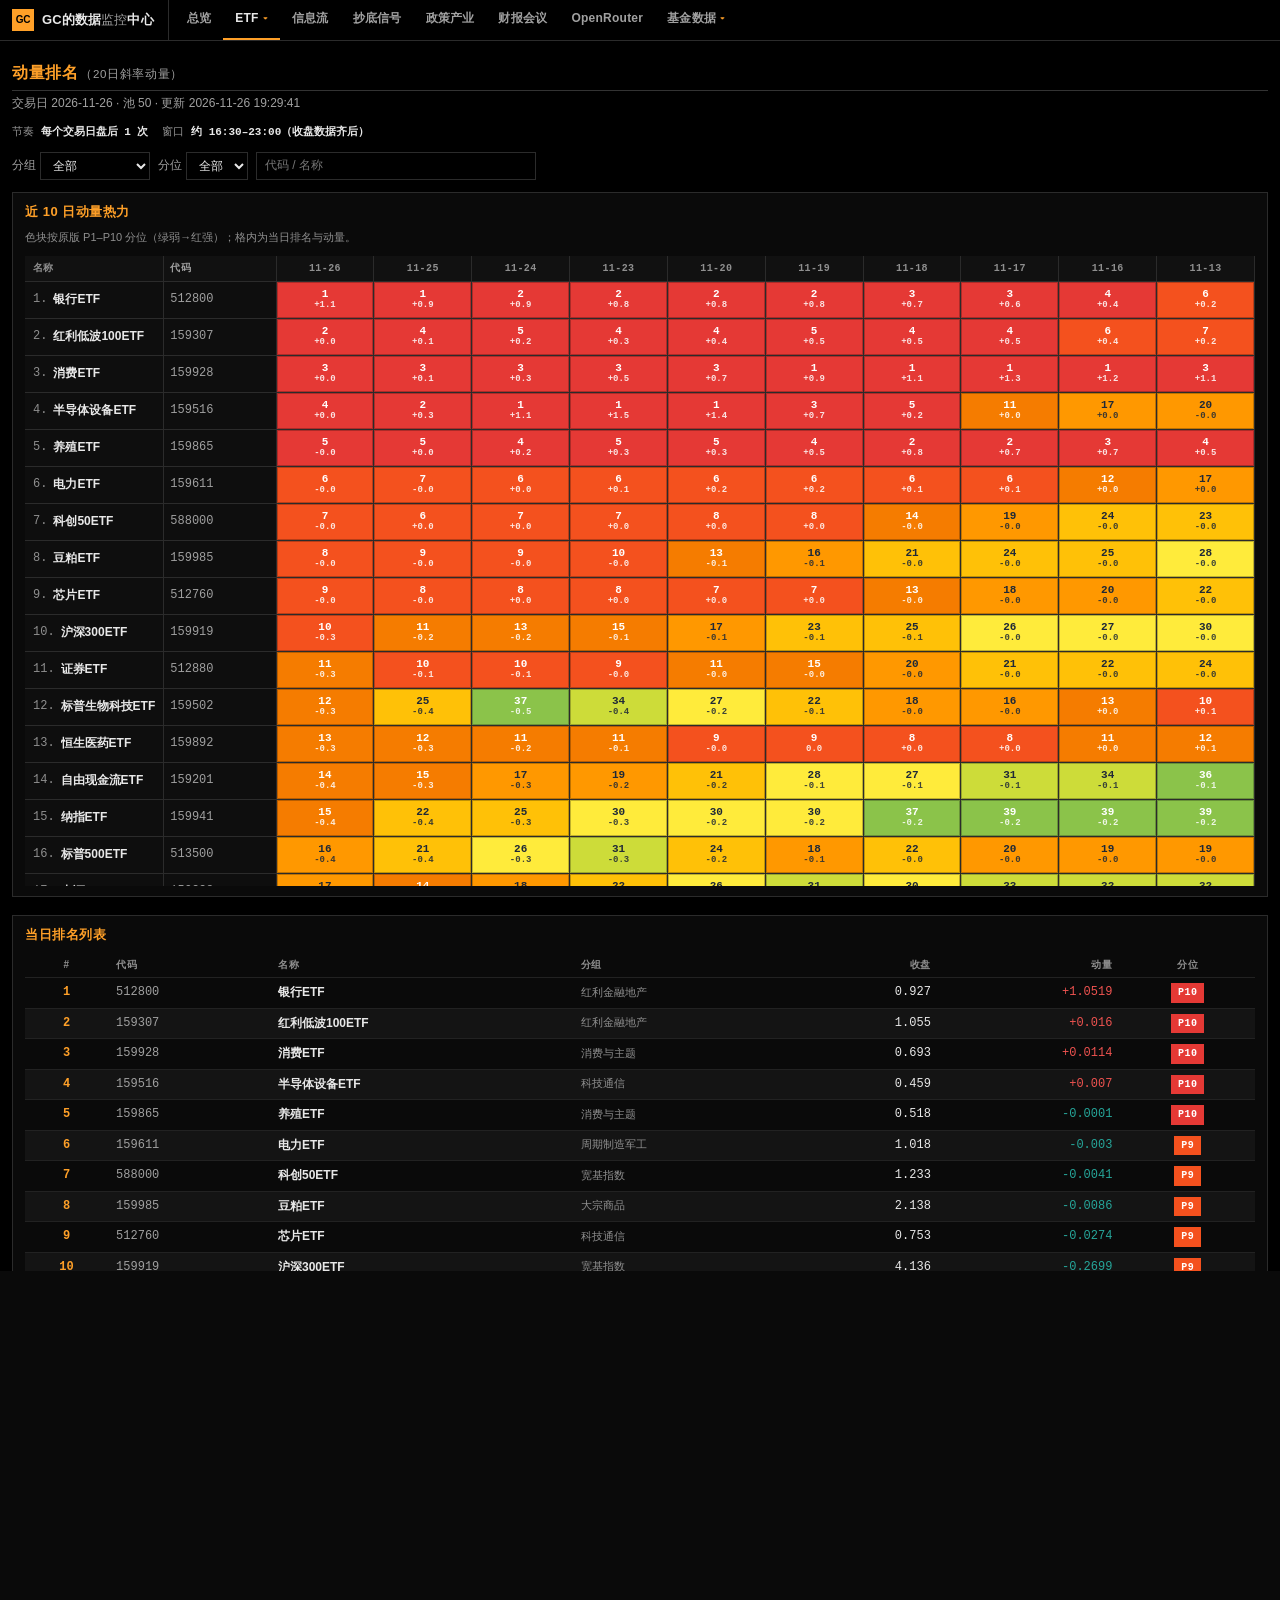
<file: momentum/index.html>
<!DOCTYPE html>
<html lang="zh-CN">
<head>
  <meta charset="UTF-8" />
  <meta name="viewport" content="width=device-width, initial-scale=1" />
  <title>动量排名 · GC的数据监控中心</title>
  <link rel="stylesheet" href="../assets/theme.css" />
  <style>
    .page-title .title-note{font-weight:500;font-size:.72em;color:var(--mu);margin-left:.15em}
    .mom-meta{display:flex;flex-wrap:wrap;gap:8px 14px;font:11px/1.4 var(--mono);color:var(--mu-2);margin:0 0 12px}
    .mom-meta b{color:var(--tx);font-weight:600}
    .filters{display:flex;flex-wrap:wrap;gap:8px;align-items:center;margin:0 0 12px}
    .filters label{font-size:12px;color:var(--mu);display:inline-flex;align-items:center;gap:4px}
    .filters select,.filters input[type=search]{
      font:12px/1.3 var(--sans);color:var(--tx);background:#000;border:1px solid var(--bd);
      border-radius:0;padding:5px 8px;min-width:0
    }
    .filters input[type=search]{flex:1 1 160px;max-width:280px}
    .filters select:focus,.filters input:focus{outline:1px solid var(--bb)}
    .sec-hd{margin:0 0 8px;font-size:13px;color:var(--bb);letter-spacing:.04em}
    .sec-note{font-size:11px;color:var(--mu-2);margin:0 0 10px}
    .tw{overflow:auto;-webkit-overflow-scrolling:touch;max-height:min(70vh,720px);overscroll-behavior:contain;padding-bottom:8px}
    /* 列表跟页滚，避免手机嵌套滚动卡住 */
    .list-wrap .tw{max-height:none;overflow:visible;overscroll-behavior:auto;-webkit-overflow-scrolling:auto}
    .scroll-hint{display:none;font:10px/1.3 var(--mono);color:var(--mu-3);margin:0 0 6px}
    /* heat grid — original P1–P10 palette */
    table.heat{
      width:100%;border-collapse:separate;border-spacing:0;
      font:12px/1.3 var(--mono);font-variant-numeric:tabular-nums;min-width:720px
    }
    table.heat th,table.heat td{
      border-bottom:1px solid var(--bd);border-right:1px solid var(--bd);
      padding:0;vertical-align:middle;background:#0a0a0a
    }
    table.heat thead th{
      position:sticky;top:0;z-index:3;background:#111;color:var(--mu-2);
      font-size:10px;font-weight:800;letter-spacing:.04em;padding:6px 4px;text-align:center
    }
    table.heat th.l,table.heat td.l{
      text-align:left;padding:6px 8px;position:sticky;left:0;z-index:2;background:#0e0e0e;
      min-width:8.5em;max-width:12em;width:9.5em;
      word-break:keep-all;overflow:hidden;text-overflow:ellipsis;white-space:nowrap
    }
    table.heat th.code,table.heat td.code{text-align:left;padding:6px 6px;position:sticky;left:9.5em;z-index:2;background:#0e0e0e;color:var(--mu);min-width:4.5em}
    table.heat thead th.l,table.heat thead th.code{z-index:4;background:#111}
    table.heat .nm{display:flex;align-items:center;gap:6px;min-width:0;max-width:100%}
    table.heat .rk{color:var(--mu-2);flex:0 0 auto}
    table.heat .name{
      color:var(--tx);font-family:var(--sans);font-weight:600;
      overflow:hidden;text-overflow:ellipsis;white-space:nowrap;word-break:keep-all;min-width:0
    }
    table.heat .code-sub{display:none}
    table.heat .cell{
      min-width:48px;height:36px;display:flex;flex-direction:column;align-items:center;justify-content:center;
      gap:1px;font-weight:700;line-height:1;border:1px solid rgba(0,0,0,.25)
    }
    table.heat .cell .r{font-size:11px}
    table.heat .cell .v{font-size:9px;opacity:.85}
    /* ranking list */
    table.data th,table.data td{text-align:right}
    table.data th.l,table.data td.l,table.data th:first-child,table.data td:first-child{text-align:left}
    table.data th.c,table.data td.c{text-align:center}
    table.data .rk{color:var(--bb);font-weight:700}
    table.data .code{color:var(--mu)}
    table.data .name{
      color:var(--tx);font-family:var(--sans);font-weight:600;
      max-width:14em;overflow:hidden;text-overflow:ellipsis;white-space:nowrap;word-break:keep-all
    }
    table.data th.l:nth-child(3),table.data td.name{min-width:9em}
    table.data .grp{color:var(--mu-2);font-family:var(--sans);font-size:11px}
    table.data .up{color:var(--pos)}
    table.data .dn{color:var(--neg)}
    .tier-chip{
      display:inline-block;min-width:2.6em;padding:2px 6px;font:700 10px/1.35 var(--mono);
      letter-spacing:.04em;text-align:center;border:1px solid transparent
    }
    .list-x{overflow-x:auto;overflow-y:visible;-webkit-overflow-scrolling:touch;overscroll-behavior-x:contain;overscroll-behavior-y:auto}
    .list-wrap{margin-top:18px}
    @media (max-width:719px){
      html,body{overflow-x:hidden}
      main.wrap{overflow-x:hidden;max-width:100%}
      .panel{max-width:100%}
      #heatBox.panel{overflow:hidden}
      #heatBox > .tw{overflow-x:auto;overflow-y:auto;overscroll-behavior:contain;-webkit-overflow-scrolling:touch}
      .list-wrap.panel{overflow:visible}
      .list-wrap .tw{max-height:none!important;overflow:visible!important;overscroll-behavior:auto}
      .page-title{font-size:1.05rem;line-height:1.35}
      .page-title .title-note{display:block;margin:.15em 0 0;font-size:.68em}
      .page-sub{font-size:12px;line-height:1.45}
      .mom-meta{gap:6px 10px;font-size:10px;margin-bottom:10px}
      .filters{gap:6px;margin-bottom:10px}
      .filters label{flex:1 1 calc(50% - 6px);min-width:0;justify-content:space-between}
      .filters label select{flex:1 1 auto;max-width:100%}
      .filters input[type=search]{flex:1 1 100%;max-width:none;width:100%}
      .sec-hd{font-size:12px}
      .sec-note{font-size:10px;line-height:1.4}
      .scroll-hint{display:block}
      /* padding-bottom so last name row isn't covered by horizontal scrollbar */
      #heatBox > .tw{max-height:min(48vh,420px);margin:0 -2px;padding-bottom:14px;scroll-padding-bottom:14px}
      /* heat: drop code col, wider sticky name (~120–140px), no mid-word breaks */
      table.heat{min-width:0;width:max-content}
      table.heat th.code,table.heat td.code{display:none}
      table.heat th.l,table.heat td.l{
        min-width:120px;max-width:140px;width:132px;padding:5px 8px;
        box-shadow:2px 0 0 rgba(255,255,255,.06);
        word-break:keep-all;white-space:nowrap;overflow:hidden;text-overflow:ellipsis
      }
      table.heat thead th{font-size:9px;padding:5px 2px}
      table.heat .rk{display:none}
      table.heat .nm{flex-direction:column;align-items:flex-start;gap:1px;min-width:0;max-width:100%}
      table.heat .name{
        font-size:12px;font-weight:650;white-space:nowrap;word-break:keep-all;
        overflow:hidden;text-overflow:ellipsis;max-width:100%;line-height:1.25;
        display:block
      }
      table.heat .code-sub{display:block;font:10px/1.2 var(--mono);color:var(--mu-2);white-space:nowrap}
      table.heat .cell{min-width:34px;width:34px;height:30px}
      table.heat .cell .r{font-size:10px}
      table.heat .cell .v{display:none} /* rank only on phone */
      /* list: hide 分组; wider 名称 so 标普生物科技ETF stays one line when possible */
      table.data{font-size:11px}
      table.data th,table.data td{padding:5px 6px}
      table.data th:nth-child(4),table.data td:nth-child(4){display:none} /* 分组 */
      table.data .name{max-width:11em;white-space:nowrap;word-break:keep-all}
      table.data th.l:nth-child(3),table.data td.name{min-width:8em}
      .list-x{max-width:100%;overflow-x:auto;overflow-y:visible;padding-bottom:4px}
      .list-wrap{margin-top:14px}
    }
    @media (max-width:379px){
      table.heat th.l,table.heat td.l{min-width:110px;max-width:130px;width:120px;padding:4px 6px}
      table.heat .cell{min-width:30px;width:30px;height:28px}
      table.heat .cell .r{font-size:9px}
      table.heat .name{font-size:11px}
      table.data .name{max-width:9em}
    }
  </style>
</head>
<body>
  <header class="app-header">
    <div class="inner">
      <div class="brand"><div class="brand-mark"></div><h1>GC的数据<span>监控</span>中心</h1></div>
      <nav class="nav">
        <a href="../" data-match="/">总览</a>
        <div class="nav-dd" data-match="/etf">
          <button type="button" class="nav-dd-btn active" aria-haspopup="true" aria-expanded="false" aria-controls="nav-dd-etf">ETF<span class="nav-dd-caret" aria-hidden="true">▾</span></button>
          <div class="nav-dd-panel" id="nav-dd-etf" role="menu" aria-label="ETF">
            <a href="../etf/" role="menuitem">国家队追踪</a>
            <a href="../sentiment/" role="menuitem">情绪看板</a>
            <a href="../momentum/" role="menuitem">动量排名</a>
          </div>
        </div>
        <a href="../feed/" data-match="/feed">信息流</a>
        <a href="../bottom/" data-match="/bottom">抄底信号</a>
        <a href="../policy/" data-match="/policy">政策产业</a>
        <a href="../earnings/" data-match="/earnings">财报会议</a>
        <a href="../openrouter/" data-match="/openrouter">OpenRouter</a>
        <div class="nav-dd" data-match="/funds">
          <button type="button" class="nav-dd-btn" aria-haspopup="true" aria-expanded="false" aria-controls="nav-dd-funds">基金数据<span class="nav-dd-caret" aria-hidden="true">▾</span></button>
          <div class="nav-dd-panel" id="nav-dd-funds" role="menu" aria-label="基金数据">
            <a href="../funds/" role="menuitem">公募基金</a>
            <a href="../funds/?view=private" role="menuitem">私募基金</a>
          </div>
        </div>
      </nav>
    </div>
  </header>

  <main class="wrap">
    <h2 class="page-title">动量排名<span class="title-note" id="metricNote">（20日斜率动量）</span></h2>
    <p class="page-sub" id="sum">加载 data/momentum.json …</p>
    <div class="mom-meta" id="meta" hidden></div>

    <div class="filters">
      <label>分组
        <select id="groupSel"><option value="">全部</option></select>
      </label>
      <label>分位
        <select id="tierSel"><option value="">全部</option></select>
      </label>
      <input type="search" id="q" placeholder="代码 / 名称" autocomplete="off" />
    </div>


    <!-- 表格（热力）在上 -->
    <div class="panel" id="heatBox" hidden>
      <h2 class="sec-hd">近 10 日动量热力</h2>
      <p class="sec-note">色块按原版 P1–P10 分位（绿弱→红强）；格内为当日排名与动量。</p>
      <p class="scroll-hint">← 左右滑动查看近 10 日 · 左侧名称固定</p>
      <div class="tw heat-tw" id="heatScroll">
        <table class="heat" id="heatTbl">
          <thead id="heatHead"></thead>
          <tbody id="heatBody"></tbody>
        </table>
      </div>
    </div>

    <!-- 列表在下 -->
    <div class="panel list-wrap">
      <h2 class="sec-hd">当日排名列表</h2>
      <p class="scroll-hint">窄屏已隐藏「分组」列；可左右滑动看收盘/动量</p>
      <div class="list-x">
        <table class="data" id="tbl">
          <thead>
            <tr>
              <th class="c">#</th>
              <th class="l">代码</th>
              <th class="l">名称</th>
              <th class="l">分组</th>
              <th>收盘</th>
              <th>动量</th>
              <th class="c">分位</th>
            </tr>
          </thead>
          <tbody id="tbody"></tbody>
        </table>
      </div>
    </div>
  </main>
  <script src="../assets/shell.js"></script>
  <script>
(function () {
  const $ = (id) => document.getElementById(id);

  // 原版 P1–P10：绿=最弱 → 红=最强
  const TIER_ORDER = ["P1","P2","P3","P4","P5","P6","P7","P8","P9","P10"];
  const TIER_STYLE = {
    P1: { bg: "#2e7d32", text: "#ffffff" },
    P2: { bg: "#4caf50", text: "#ffffff" },
    P3: { bg: "#8bc34a", text: "#ffffff" },
    P4: { bg: "#cddc39", text: "#1f2937" },
    P5: { bg: "#ffeb3b", text: "#1f2937" },
    P6: { bg: "#ffc107", text: "#1f2937" },
    P7: { bg: "#ff9800", text: "#1f2937" },
    P8: { bg: "#f57c00", text: "#ffffff" },
    P9: { bg: "#f4511e", text: "#ffffff" },
    P10:{ bg: "#e53935", text: "#ffffff" },
  };

  let DATA = null;
  let rows = [];
  let byHeat = {};

  function fmtNum(v, d) {
    if (v == null || v === "" || typeof v === "boolean" || Number.isNaN(+v)) return "—";
    return (+v).toLocaleString("zh-CN", { maximumFractionDigits: d, minimumFractionDigits: d });
  }
  function fmtMom(v, d) {
    if (v == null || v === "" || typeof v === "boolean" || Number.isNaN(+v)) return "—";
    const n = +v;
    const s = n > 0 ? "+" : "";
    return s + n.toLocaleString("zh-CN", { maximumFractionDigits: d, minimumFractionDigits: Math.min(1, d) });
  }
  function momClass(v) {
    if (v == null || Number.isNaN(+v) || +v === 0) return "";
    return +v > 0 ? "up" : "dn";
  }
  function tierFromRank(rank, pool) {
    if (rank == null || !pool) return null;
    const step = pool / 10;
    const p = 11 - Math.min(10, Math.max(1, Math.ceil(rank / step)));
    return "P" + p;
  }
  function tierStyle(tier) {
    return tier && TIER_STYLE[tier] ? TIER_STYLE[tier] : null;
  }

  function fillFilters(list) {
    const groups = [...new Set(list.map((x) => x.group).filter(Boolean))].sort();
    const tiers = [...new Set(list.map((x) => x.tier).filter(Boolean))].sort((a, b) => {
      return (+String(b).replace(/\D/g, "") || 0) - (+String(a).replace(/\D/g, "") || 0);
    });
    const gs = $("groupSel"), ts = $("tierSel");
    groups.forEach((g) => { const o = document.createElement("option"); o.value = g; o.textContent = g; gs.appendChild(o); });
    tiers.forEach((t) => { const o = document.createElement("option"); o.value = t; o.textContent = t; ts.appendChild(o); });
  }

  function filtered() {
    const g = $("groupSel").value;
    const t = $("tierSel").value;
    const q = ($("q").value || "").trim().toLowerCase();
    return rows.filter((x) => {
      if (g && x.group !== g) return false;
      if (t && x.tier !== t) return false;
      if (q) {
        const hay = `${x.code || ""} ${x.name || ""}`.toLowerCase();
        if (!hay.includes(q)) return false;
      }
      return true;
    });
  }


  function renderList() {
    const list = filtered();
    $("tbody").innerHTML = list.map((x) => {
      const st = tierStyle(x.tier);
      const chip = st
        ? `<span class="tier-chip" style="background:${st.bg};color:${st.text}">${x.tier}</span>`
        : `<span class="tier-chip">${x.tier || "—"}</span>`;
      return `<tr>
        <td class="c rk">${x.rank ?? "—"}</td>
        <td class="l code">${x.code || "—"}</td>
        <td class="l name" title="${x.name || ""}">${x.name || "—"}</td>
        <td class="l grp">${x.group || "—"}</td>
        <td>${fmtNum(x.close, 3)}</td>
        <td class="${momClass(x.momentum)}">${fmtMom(x.momentum, 4)}</td>
        <td class="c">${chip}</td>
      </tr>`;
    }).join("") || `<tr><td colspan="7" class="l" style="color:var(--mu)">无匹配结果</td></tr>`;
  }

  function renderHeat() {
    const datesAsc = DATA.recentDates || [];
    if (!datesAsc.length) return;
    const dates = datesAsc.slice().reverse(); // 原版：最近日在左
    const pool = DATA.poolSize || rows.length || 50;
    const list = filtered();

    $("heatHead").innerHTML = `<tr>
      <th class="l">名称</th>
      <th class="code">代码</th>
      ${dates.map((d) => `<th>${String(d).slice(5)}</th>`).join("")}
    </tr>`;

    $("heatBody").innerHTML = list.map((r) => {
      const series = (byHeat[r.code] && byHeat[r.code].series) || [];
      const byDate = Object.fromEntries(series.map((s) => [s.date, s]));
      const cells = dates.map((d) => {
        const s = byDate[d];
        if (!s || s.rank == null) {
          return `<td><div class="cell" style="background:#1a1a1a;color:var(--mu-3)">—</div></td>`;
        }
        const tier = tierFromRank(s.rank, pool);
        const st = tierStyle(tier) || { bg: "#333", text: "#fff" };
        const tip = `${r.name} · ${d} · ${tier} · 排名 ${s.rank}/${pool} · 动量 ${fmtMom(s.momentum, 4)}`;
        return `<td><div class="cell" style="background:${st.bg};color:${st.text}" title="${tip}">
          <span class="r">${s.rank}</span>
          <span class="v">${fmtMom(s.momentum, 1)}</span>
        </div></td>`;
      }).join("");
      return `<tr>
        <td class="l"><div class="nm"><span class="rk">${r.rank ?? ""}.</span><span class="name" title="${(r.name || "") + " " + (r.code || "")}">${r.name || "—"}</span><span class="code-sub">${r.code || ""}</span></div></td>
        <td class="code">${r.code || "—"}</td>
        ${cells}
      </tr>`;
    }).join("") || `<tr><td class="l" colspan="${2 + dates.length}" style="padding:10px;color:var(--mu)">无匹配结果</td></tr>`;

    $("heatBox").hidden = false;
  }

  function renderAll() {
    renderHeat();
    renderList();
  }

  function bind() {
    ["groupSel", "tierSel", "q"].forEach((id) => {
      $(id).addEventListener("input", renderAll);
      $(id).addEventListener("change", renderAll);
    });
  }

  fetch("data/momentum.json", { cache: "no-store" })
    .then((r) => {
      if (!r.ok) throw new Error("HTTP " + r.status);
      return r.json();
    })
    .then((d) => {
      DATA = d;
      rows = Array.isArray(d.ranking) ? d.ranking.slice() : [];
      rows.sort((a, b) => (a.rank || 999) - (b.rank || 999));
      byHeat = Object.fromEntries((d.heat || []).map((h) => [h.code, h]));
      $("metricNote").textContent = `（${d.metric || "20日斜率动量"}）`;
      $("sum").textContent = `交易日 ${d.tradeDate || "—"} · 池 ${d.poolSize || rows.length} · 更新 ${d.updatedAt || "—"}`;
      const rf = d.refresh || {};
      $("meta").hidden = false;
      $("meta").innerHTML = `
        <span>节奏 <b>${rf.cadence || "每个交易日盘后 1 次"}</b></span>
        <span>窗口 <b>${rf.targetTime || "约 16:30–23:00"}</b></span>`;
      fillFilters(rows);
      bind();
      renderAll();
    })
    .catch((e) => {
      $("sum").textContent = "加载失败：" + (e && e.message ? e.message : e);
    });
})();
  </script>
</body>
</html>
</file>
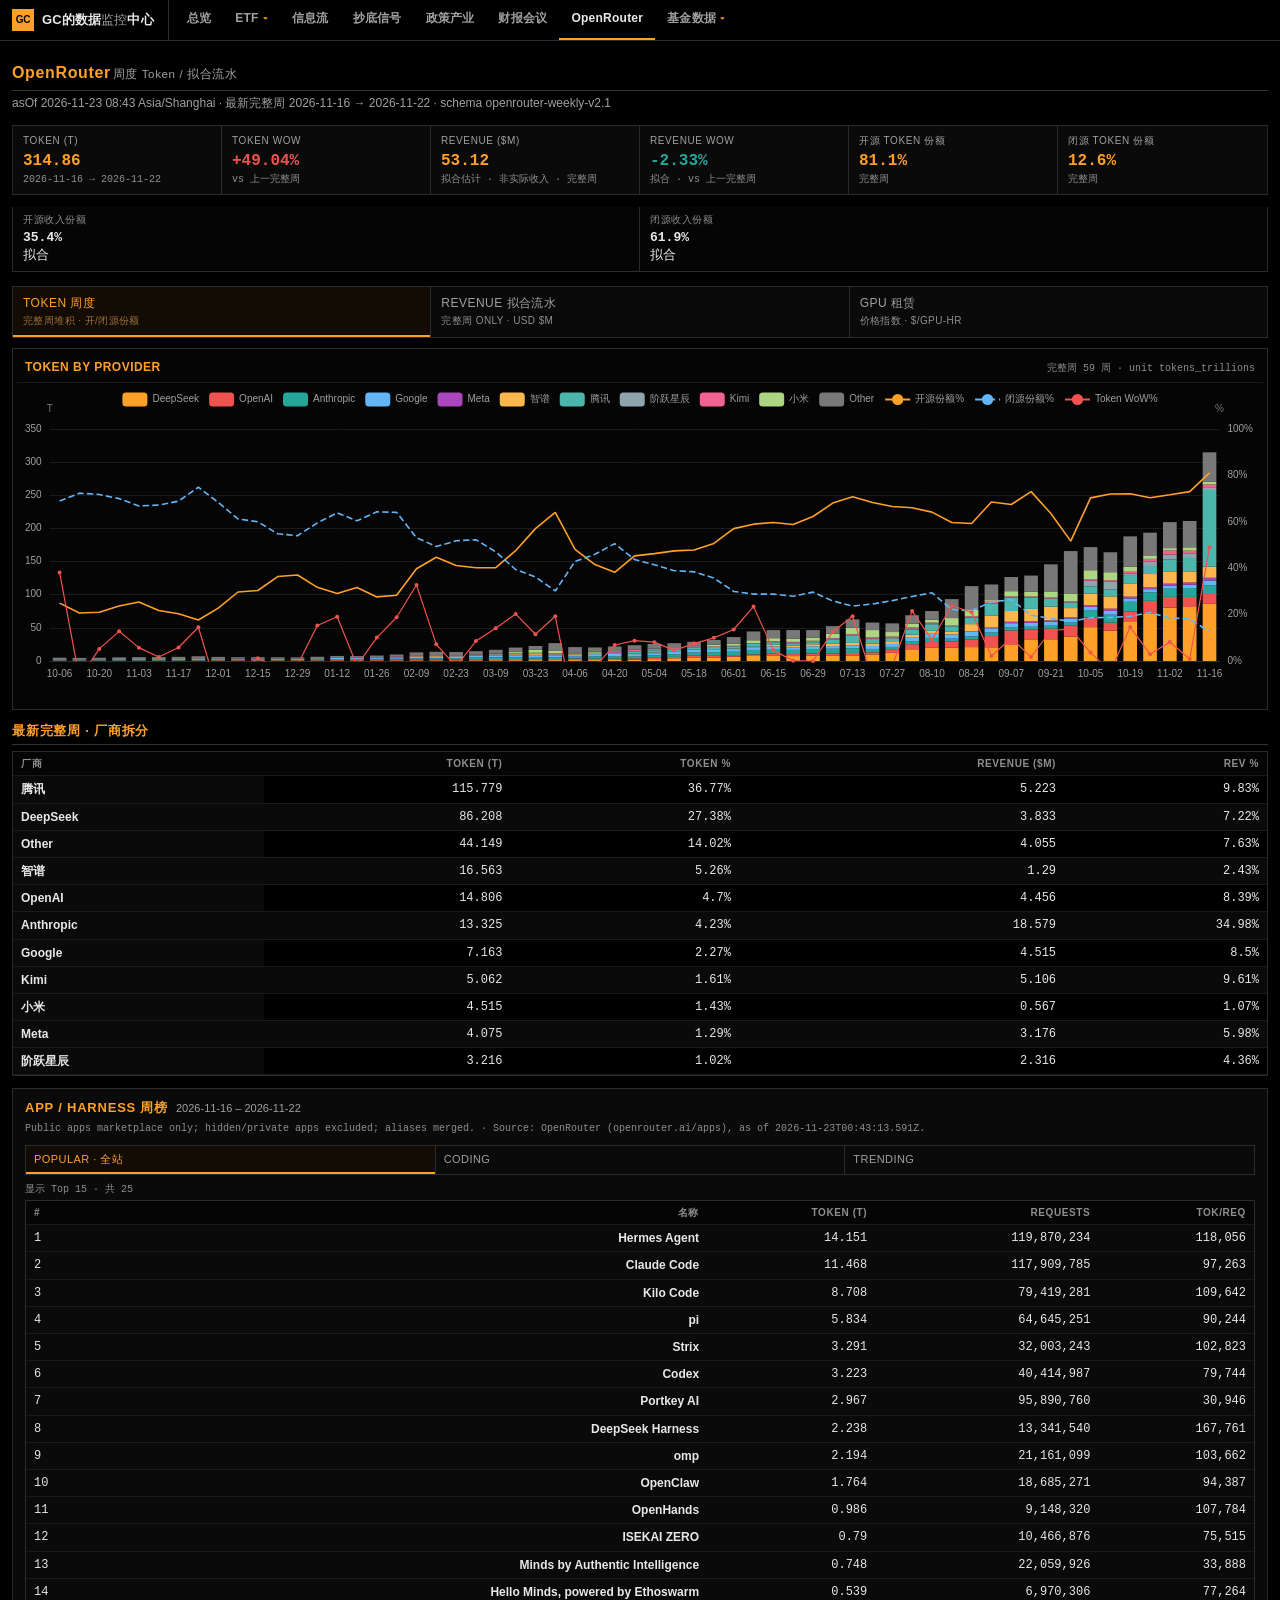
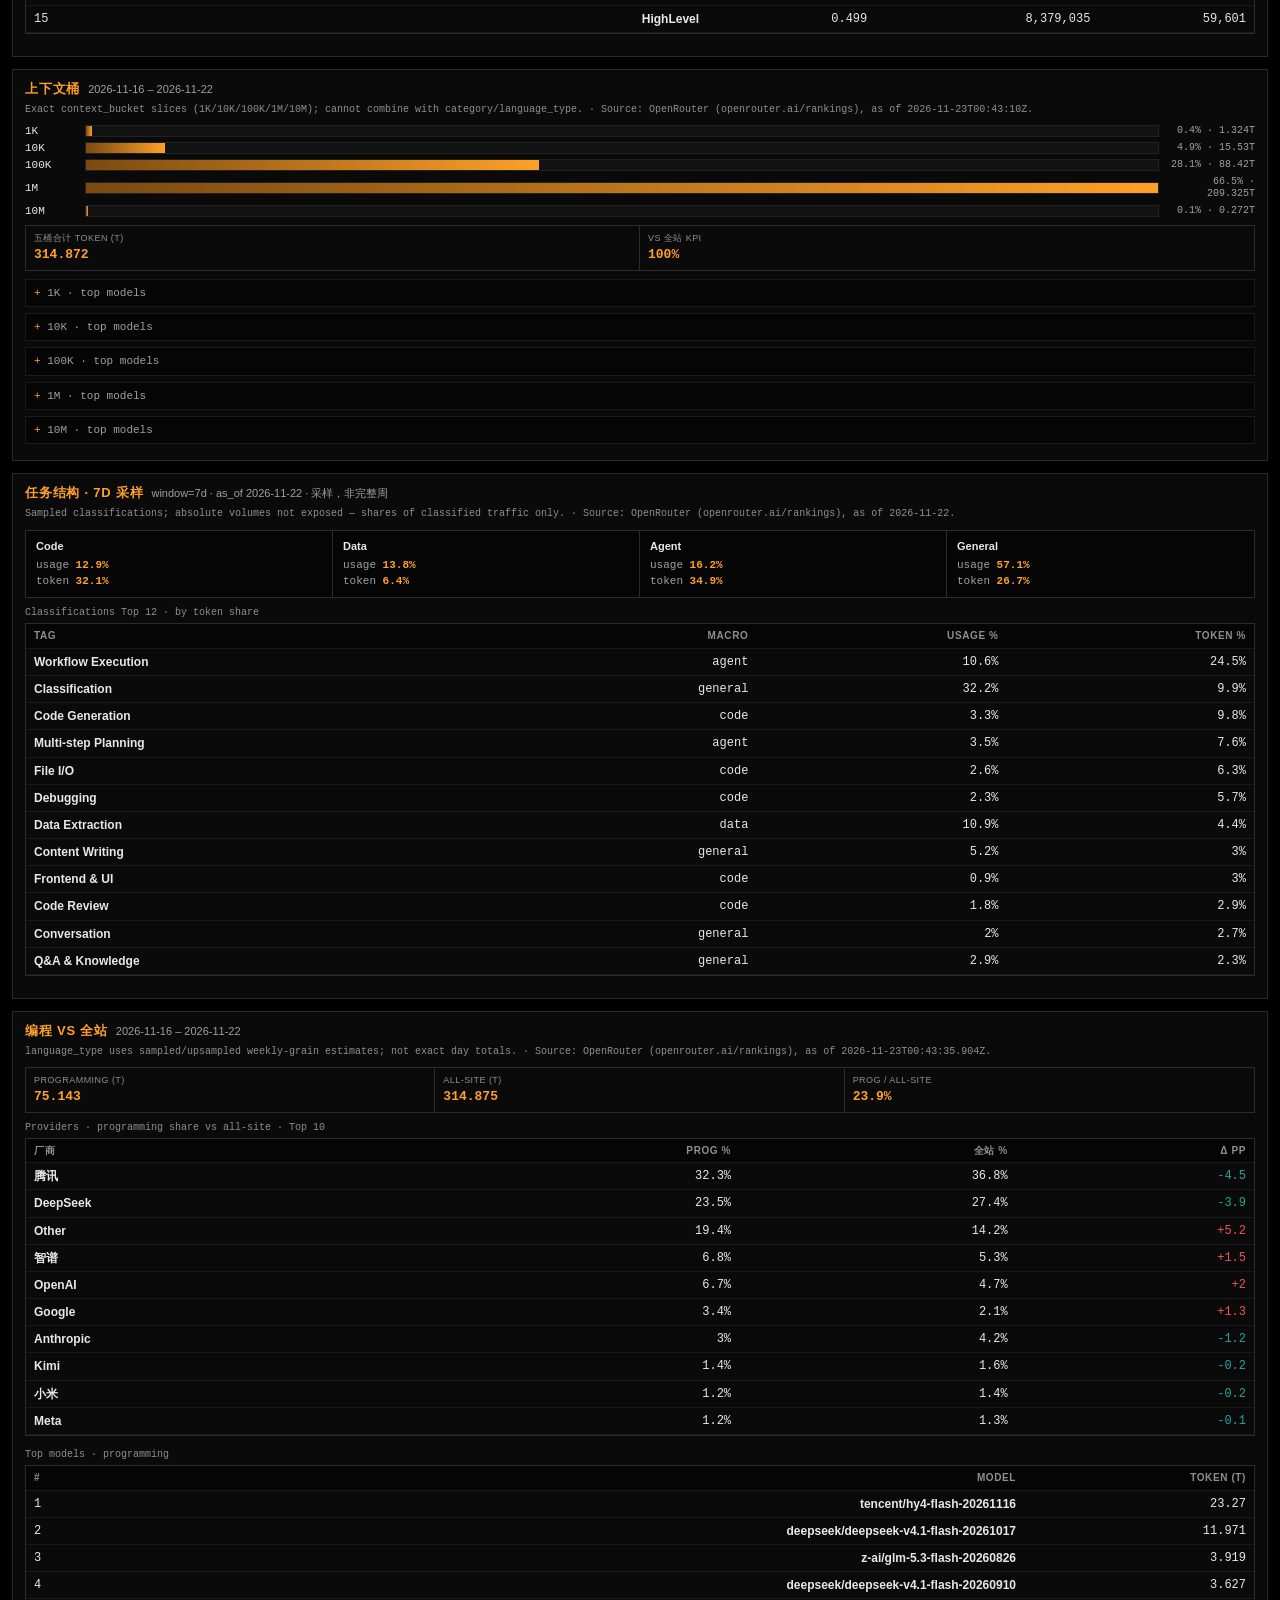
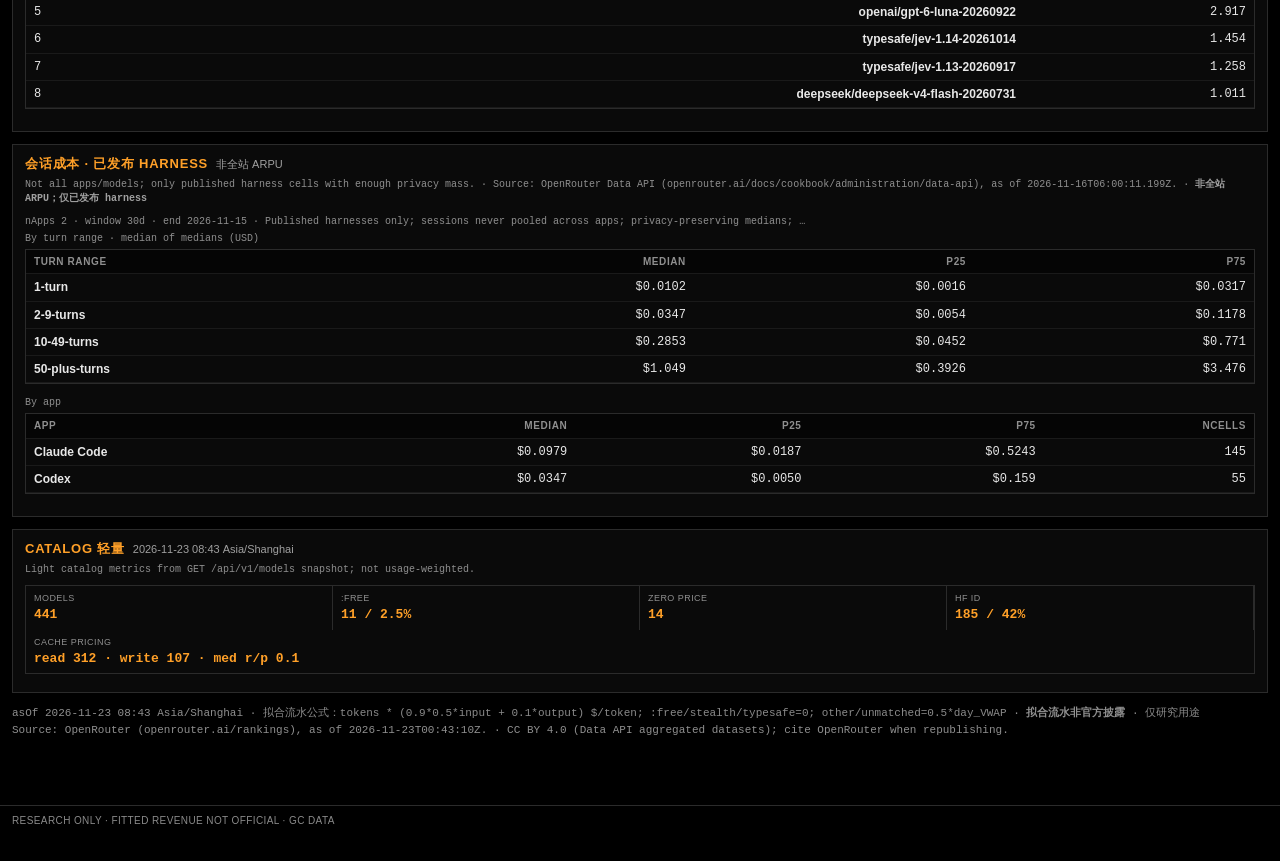
<file: openrouter/index.html>
<!DOCTYPE html>
<html lang="zh-CN">
<head>
  <meta charset="UTF-8" />
  <meta name="viewport" content="width=device-width, initial-scale=1" />
  <title>OpenRouter · GC的数据监控中心</title>
  <link rel="stylesheet" href="../assets/theme.css" />
  <style>
    .page-title .title-note{font-weight:500;font-size:.72em;color:var(--mu);margin-left:.15em}
    .kpi-bar{
      display:grid;grid-template-columns:repeat(6,minmax(0,1fr));gap:0;
      border:var(--hair);margin:0 0 12px;background:var(--bd);
    }
    .kpi-bar .c{background:var(--bg-2);padding:8px 10px;min-width:0;border-right:var(--hair)}
    .kpi-bar .c:last-child{border-right:0}
    .kpi-bar .k{font-size:10px;color:var(--mu);letter-spacing:.06em;text-transform:uppercase}
    .kpi-bar .v{font:700 16px/1.25 var(--mono);color:var(--bb);margin-top:3px;font-variant-numeric:tabular-nums;overflow:hidden;text-overflow:ellipsis;white-space:nowrap}
    .kpi-bar .d{font:10px/1.3 var(--mono);color:var(--mu-2);margin-top:2px}
    .kpi-bar .v.pos{color:var(--pos)}.kpi-bar .v.neg{color:var(--neg)}.kpi-bar .v.neu{color:var(--bb)}
    .kpi-bar2{
      display:grid;grid-template-columns:repeat(2,minmax(0,1fr));gap:0;
      border:var(--hair);border-top:0;margin:0 0 14px;background:var(--bd);
    }
    .kpi-bar2 .c{background:#050505;padding:6px 10px;min-width:0;border-right:var(--hair)}
    .kpi-bar2 .c:last-child{border-right:0}
    .kpi-bar2 .k{font-size:10px;color:var(--mu-2);letter-spacing:.05em;word-break:keep-all}
    .kpi-bar2 .v{font:650 13px/1.25 var(--mono);color:var(--tx);margin-top:2px;font-variant-numeric:tabular-nums}
    .view-toggle{display:flex;gap:0;border:var(--hair);margin-bottom:10px}
    .view-toggle button{
      flex:1;background:#0a0a0a;color:var(--mu);border:0;border-right:var(--hair);
      font:inherit;font-size:12px;padding:8px 10px;cursor:pointer;text-align:left;
      word-break:keep-all;overflow-wrap:normal;white-space:normal
    }
    .view-toggle button:last-child{border-right:0}
    .view-toggle button .sub{display:block;font-size:10px;color:var(--mu-2);margin-top:2px;letter-spacing:.04em;word-break:keep-all}
    .view-toggle button.on{background:#120c04;color:var(--bb);box-shadow:inset 0 -2px 0 var(--bb)}
    .view-toggle button.on .sub{color:#a07040}
    .chart-box{
      border:var(--hair);background:#050505;margin-bottom:12px;padding:6px 4px 2px;
    }
    .chart-box .chart-hd{
      display:flex;justify-content:space-between;align-items:baseline;gap:8px;flex-wrap:wrap;
      padding:4px 8px 6px;border-bottom:1px solid #1a1a1a;margin-bottom:4px
    }
    .chart-box .chart-hd h3{margin:0;font-size:12px;color:var(--bb);letter-spacing:.04em}
    .chart-box .chart-hd .sub{font-size:10px;color:var(--mu-2);font-family:var(--mono)}
    .chart-el{width:100%;height:320px}
    .tw{overflow-x:auto;-webkit-overflow-scrolling:touch;border:var(--hair);margin-bottom:12px}
    table.data{width:100%;border-collapse:collapse;font:12px/1.35 var(--mono);font-variant-numeric:tabular-nums;min-width:520px}
    table.data th,table.data td{padding:5px 8px;border-bottom:1px solid #1a1a1a;text-align:right;white-space:nowrap}
    table.data th:first-child,table.data td:first-child{text-align:left}
    table.data th{
      font-size:10px;letter-spacing:.06em;text-transform:uppercase;color:var(--mu-2);
      background:#050505;font-weight:650;position:sticky;top:0;z-index:2;
      min-width:3.2em
    }
    table.data th:first-child,table.data td:first-child{
      position:sticky;left:0;z-index:1;background:#0a0a0a;min-width:5.5em;max-width:12em;
      overflow:hidden;text-overflow:ellipsis
    }
    table.data th:first-child{z-index:3;background:#050505}
    table.data tbody tr:nth-child(even) td{background:#0a0a0a}
    table.data tbody tr:nth-child(even) td:first-child{background:#0a0a0a}
    table.data tbody tr:hover td{background:rgba(255,160,40,.05)}
    table.data tbody tr:hover td:first-child{background:#16120a}
    table.data td.nm{font-family:var(--sans);font-weight:650;color:var(--tx)}
    .foot-note{font:11px/1.5 var(--mono);color:var(--mu-2);margin:0 0 8px;padding:8px 10px;border:var(--hair);background:#050505}
    .foot-note b{color:var(--mu);font-weight:650}
    .page-foot{font:11px/1.55 var(--mono);color:var(--mu-3);margin:4px 0 18px}
    .page-foot .amber{color:var(--mu-2)}
    .err{color:var(--pos);padding:16px;border:var(--hair)}
    @media (max-width:980px){
      .kpi-bar{grid-template-columns:repeat(3,minmax(0,1fr))}
      .kpi-bar .c:nth-child(3n){border-right:0}
      .kpi-bar .c{border-bottom:var(--hair)}
    }
    @media (max-width:719px){
      .kpi-bar{grid-template-columns:repeat(2,minmax(0,1fr))}
      .kpi-bar .c:nth-child(2n){border-right:0}
      .kpi-bar .c{border-bottom:var(--hair)}
      .kpi-bar .v{font-size:15px}
      /* keep 开源/闭源收入份额 as 2-up on mobile */
      .kpi-bar2{grid-template-columns:repeat(2,minmax(0,1fr))}
      .kpi-bar2 .c{border-right:var(--hair);border-bottom:0}
      .kpi-bar2 .c:last-child{border-right:0}
      .chart-el{height:250px}
      .view-toggle{flex-wrap:wrap}
      .view-toggle button{font-size:11px;padding:7px 8px;flex:1 1 30%;word-break:keep-all;min-height:36px}
      .page-title .title-note{display:block;margin:.15em 0 0;font-size:.68em}
    }

    /* additive v2 sections */
    .scard{margin:0 0 12px;padding:10px 12px}
    .scard > h2{margin:0 0 4px;font-size:13px;font-weight:800;letter-spacing:.06em;text-transform:uppercase;color:var(--bb)}
    .scard > h2 .sub{font-weight:500;font-size:11px;color:var(--mu);letter-spacing:0;text-transform:none;margin-left:8px}
    .scard .caveat{font:10px/1.45 var(--mono);color:var(--mu-2);margin:0 0 8px}
    .scard .sec-meta{font:10px/1.4 var(--mono);color:var(--mu-3);margin:6px 0 0}
    .mini-tabs{display:flex;gap:0;border:var(--hair);margin:0 0 8px}
    .mini-tabs button{
      flex:1;background:#0a0a0a;color:var(--mu);border:0;border-right:var(--hair);
      font:inherit;font-size:11px;padding:6px 8px;cursor:pointer;text-align:left;
      word-break:keep-all;overflow-wrap:normal;white-space:normal
    }
    .mini-tabs button:last-child{border-right:0}
    .mini-tabs button.on{background:#120c04;color:var(--bb);box-shadow:inset 0 -2px 0 var(--bb)}
    .kpi-dense{
      display:grid;grid-template-columns:repeat(4,minmax(0,1fr));gap:0;
      border:var(--hair);margin:0 0 8px;background:var(--bd)
    }
    .kpi-dense.cols-2{grid-template-columns:repeat(2,minmax(0,1fr))}
    .kpi-dense.cols-3{grid-template-columns:repeat(3,minmax(0,1fr))}
    .kpi-dense .c{background:var(--bg-2);padding:6px 8px;min-width:0;border-right:var(--hair)}
    .kpi-dense .c:last-child{border-right:0}
    .kpi-dense .k{font-size:9px;color:var(--mu-2);letter-spacing:.05em;text-transform:uppercase}
    .kpi-dense .v{font:700 13px/1.25 var(--mono);color:var(--bb);margin-top:2px;font-variant-numeric:tabular-nums}
    .kpi-dense .d{font:9px/1.3 var(--mono);color:var(--mu-3);margin-top:1px}
    .macro-grid{
      display:grid;grid-template-columns:repeat(4,minmax(0,1fr));gap:0;
      border:var(--hair);margin:0 0 8px;background:var(--bd)
    }
    .macro-grid .c{background:#050505;padding:8px 10px;border-right:var(--hair);min-width:0}
    .macro-grid .c:last-child{border-right:0}
    .macro-grid .lab{font-size:11px;color:var(--tx);font-weight:650}
    .macro-grid .nums{font:11px/1.4 var(--mono);color:var(--mu);margin-top:4px;font-variant-numeric:tabular-nums}
    .macro-grid .nums b{color:var(--bb);font-weight:700}
    .hbar-list{margin:0 0 8px}
    .hbar-row{display:grid;grid-template-columns:52px 1fr 88px;gap:8px;align-items:center;margin:0 0 5px}
    .hbar-row .lab{font:11px/1 var(--mono);color:var(--tx);font-variant-numeric:tabular-nums}
    .hbar-track{height:12px;background:#121212;border:1px solid #222;position:relative;overflow:hidden}
    .hbar-fill{height:100%;background:linear-gradient(90deg,#7a4a10,var(--bb));min-width:0}
    .hbar-row .val{font:10px/1.2 var(--mono);color:var(--mu);text-align:right;font-variant-numeric:tabular-nums}
    .bucket-detail{margin:0 0 6px;padding:6px 8px;border:1px solid #1a1a1a;background:#050505}
    .bucket-detail summary{cursor:pointer;font:11px/1.3 var(--mono);color:var(--mu);list-style:none}
    .bucket-detail summary::-webkit-details-marker{display:none}
    .bucket-detail summary::before{content:"+ ";color:var(--bb)}
    .bucket-detail[open] summary::before{content:"− "}
    .bucket-detail ul{margin:6px 0 0;padding:0;list-style:none}
    .bucket-detail li{font:10px/1.45 var(--mono);color:var(--mu-2);display:flex;justify-content:space-between;gap:8px;border-top:1px solid #141414;padding:3px 0}
    .bucket-detail li span:first-child{color:var(--tx);overflow:hidden;text-overflow:ellipsis;white-space:nowrap;max-width:70%}
    .apps-grid{display:grid;grid-template-columns:1fr;gap:10px}
    @media (min-width:900px){
      .apps-grid.side{grid-template-columns:1fr 1fr}
    }
    .tbl-cap{font:10px/1.3 var(--mono);color:var(--mu-2);margin:0 0 4px}
    .delta-pos{color:var(--pos)}.delta-neg{color:var(--neg)}.delta-neu{color:var(--mu)}
    @media (max-width:980px){
      .kpi-dense,
      .kpi-dense.cols-3{grid-template-columns:repeat(2,minmax(0,1fr))}
      .kpi-dense .c:nth-child(2n){border-right:0}
      .kpi-dense .c{border-bottom:var(--hair)}
      .macro-grid{grid-template-columns:repeat(2,minmax(0,1fr))}
      .macro-grid .c:nth-child(2n){border-right:0}
      .macro-grid .c{border-bottom:var(--hair)}
    }
    @media (max-width:719px){
      .kpi-dense,
      .kpi-dense.cols-2,
      .kpi-dense.cols-3{grid-template-columns:repeat(2,minmax(0,1fr))}
      .macro-grid{grid-template-columns:1fr 1fr}
      .hbar-row{grid-template-columns:44px 1fr 72px;gap:6px}
      .mini-tabs button{font-size:10px;padding:8px 8px;min-height:36px}
      .view-toggle button{min-height:36px}
      .foot-note,.page-foot{overflow-wrap:anywhere;word-break:break-word}
      .kpi-bar .c:nth-last-child(-n+2){border-bottom:0}
    }
    @media (max-width:480px){
      .kpi-dense.cols-3{grid-template-columns:1fr}
      .kpi-bar2{grid-template-columns:repeat(2,minmax(0,1fr))}
      .chart-el{height:220px}
    }
  </style>
</head>
<body>
  <header class="app-header">
    <div class="inner">
      <div class="brand"><div class="brand-mark"></div><h1>GC的数据<span>监控</span>中心</h1></div>
      <nav class="nav">
        <a href="../" data-match="/">总览</a>
        <div class="nav-dd" data-match="/etf">
          <button type="button" class="nav-dd-btn" aria-haspopup="true" aria-expanded="false" aria-controls="nav-dd-etf">ETF<span class="nav-dd-caret" aria-hidden="true">▾</span></button>
          <div class="nav-dd-panel" id="nav-dd-etf" role="menu" aria-label="ETF">
            <a href="../etf/" role="menuitem">国家队追踪</a>
            <a href="../sentiment/" role="menuitem">情绪看板</a>
            <a href="../momentum/" role="menuitem">动量排名</a>
          </div>
        </div>
        <a href="../feed/" data-match="/feed">信息流</a>
        <a href="../bottom/" data-match="/bottom">抄底信号</a>
        <a href="../policy/" data-match="/policy">政策产业</a>
        <a href="../earnings/" data-match="/earnings">财报会议</a>
        <a href="./" data-match="/openrouter" class="active">OpenRouter</a>
        <div class="nav-dd" data-match="/funds">
          <button type="button" class="nav-dd-btn" aria-haspopup="true" aria-expanded="false" aria-controls="nav-dd-funds">基金数据<span class="nav-dd-caret" aria-hidden="true">▾</span></button>
          <div class="nav-dd-panel" id="nav-dd-funds" role="menu" aria-label="基金数据">
            <a href="../funds/" role="menuitem">公募基金</a>
            <a href="../funds/?view=private" role="menuitem">私募基金</a>
          </div>
        </div>
      </nav>
    </div>
  </header>

  <main class="wrap">
    <h2 class="page-title">OpenRouter<span class="title-note">周度 Token / 拟合流水</span></h2>
    <p class="page-sub" id="sum">加载 data/openrouter.json …</p>

    <div class="kpi-bar" id="kpiBar" aria-label="完整周 KPI"></div>
    <div class="kpi-bar2" id="kpiBar2" aria-label="开闭源收入份额"></div>

    <div class="view-toggle" id="viewToggle" role="tablist" aria-label="图表切换">
      <button type="button" data-pane="token" class="on" role="tab" aria-selected="true">Token 周度<span class="sub">完整周堆积 · 开/闭源份额</span></button>
      <button type="button" data-pane="revenue" role="tab" aria-selected="false">Revenue 拟合流水<span class="sub">完整周 only · USD $M</span></button>
      <button type="button" data-pane="gpu" id="tab-gpu" role="tab" aria-selected="false" hidden>GPU 租赁<span class="sub">价格指数 · $/GPU-hr</span></button>
    </div>

    <div class="chart-box pane on" id="pane-token">
      <div class="chart-hd">
        <h3>TOKEN BY PROVIDER</h3>
        <span class="sub" id="tokenMeta">完整周 · tokens (T)</span>
      </div>
      <div class="chart-el" id="chartToken"></div>
    </div>

    <div class="chart-box pane" id="pane-revenue" hidden>
      <div class="chart-hd">
        <h3>FITTED REVENUE BY PROVIDER</h3>
        <span class="sub" id="revMeta">完整周 · USD millions</span>
      </div>
      <div class="chart-el" id="chartRevenue"></div>
    </div>

    <div class="pane" id="pane-gpu" hidden>
      <p class="caveat" id="gpuCaveat" style="margin:0 0 8px"></p>
      <div class="chart-box" id="gpuChartBox" hidden>
        <div class="chart-hd"><h3>GPU RENTAL · $/GPU-hr</h3><span class="sub" id="gpuHistMeta"></span></div>
        <div class="chart-el" id="chartGpu"></div>
      </div>
      <div class="bb-sec" style="margin-top:10px"><h2>最新截面 · GPU租赁<span class="sub" id="gpuSub"></span></h2></div>
      <div class="tw"><table class="data" id="gpuTbl"><thead>
        <tr><th>名称</th><th>GPU</th><th>渠道</th><th>$/GPU-hr</th><th>asOf</th><th>7d %</th></tr>
      </thead><tbody></tbody></table></div>
    </div>

    <div id="provBlock">
      <div class="bb-sec"><h2>最新完整周 · 厂商拆分</h2></div>
      <div class="tw">
        <table class="data" id="provTbl">
          <thead>
            <tr>
              <th>厂商</th>
              <th>Token (T)</th>
              <th>Token %</th>
              <th>Revenue ($M)</th>
              <th>Rev %</th>
            </tr>
          </thead>
          <tbody></tbody>
        </table>
      </div>
    </div>


    <div id="addSections">
      <div class="panel scard" id="sec-apps" hidden>
        <h2>App / Harness 周榜<span class="sub" id="appsSub"></span></h2>
        <p class="caveat" id="appsCaveat"></p>
        <div class="mini-tabs" id="appsTabs" role="tablist">
          <button type="button" data-tab="popular" class="on" role="tab">Popular · 全站</button>
          <button type="button" data-tab="coding" role="tab">Coding</button>
          <button type="button" data-tab="trending" role="tab" id="appsTabTrending" hidden>Trending</button>
        </div>
        <div id="appsPane-popular" class="apps-pane"></div>
        <div id="appsPane-coding" class="apps-pane" hidden></div>
        <div id="appsPane-trending" class="apps-pane" hidden></div>
      </div>

      <div class="panel scard" id="sec-context" hidden>
        <h2>上下文桶<span class="sub" id="ctxSub"></span></h2>
        <p class="caveat" id="ctxCaveat"></p>
        <div class="hbar-list" id="ctxBars"></div>
        <div class="kpi-dense cols-2" id="ctxKpi"></div>
        <div id="ctxDetails"></div>
      </div>

      <div class="panel scard" id="sec-task" hidden>
        <h2>任务结构 · 7d 采样<span class="sub" id="taskSub"></span></h2>
        <p class="caveat" id="taskCaveat"></p>
        <div class="macro-grid" id="taskMacro"></div>
        <p class="tbl-cap">Classifications Top 12 · by token share</p>
        <div class="tw"><table class="data" id="taskTbl"><thead>
          <tr><th>Tag</th><th>Macro</th><th>Usage %</th><th>Token %</th></tr>
        </thead><tbody></tbody></table></div>
      </div>

      <div class="panel scard" id="sec-prog" hidden>
        <h2>编程 vs 全站<span class="sub" id="progSub"></span></h2>
        <p class="caveat" id="progCaveat"></p>
        <div class="kpi-dense cols-3" id="progKpi"></div>
        <p class="tbl-cap">Providers · programming share vs all-site · Top 10</p>
        <div class="tw"><table class="data" id="progProvTbl"><thead>
          <tr><th>厂商</th><th>Prog %</th><th>全站 %</th><th>Δ pp</th></tr>
        </thead><tbody></tbody></table></div>
        <p class="tbl-cap" id="progModelCap" hidden>Top models · programming</p>
        <div class="tw" id="progModelWrap" hidden><table class="data" id="progModelTbl"><thead>
          <tr><th>#</th><th>Model</th><th>Token (T)</th></tr>
        </thead><tbody></tbody></table></div>
      </div>

      <div class="panel scard" id="sec-session" hidden>
        <h2>会话成本 · 已发布 harness<span class="sub">非全站 ARPU</span></h2>
        <p class="caveat" id="sessCaveat"></p>
        <p class="tbl-cap" id="sessCoverage"></p>
        <p class="tbl-cap">By turn range · median of medians (USD)</p>
        <div class="tw"><table class="data" id="sessTurnTbl"><thead>
          <tr><th>Turn range</th><th>Median</th><th>P25</th><th>P75</th></tr>
        </thead><tbody></tbody></table></div>
        <p class="tbl-cap">By app</p>
        <div class="tw"><table class="data" id="sessAppTbl"><thead>
          <tr><th>App</th><th>Median</th><th>P25</th><th>P75</th><th>nCells</th></tr>
        </thead><tbody></tbody></table></div>
      </div>

      <div class="panel scard" id="sec-catalog" hidden>
        <h2>Catalog 轻量<span class="sub" id="catSub"></span></h2>
        <p class="caveat" id="catCaveat"></p>
        <div class="kpi-dense" id="catKpi"></div>
      </div>

    </div>

    <p class="foot-note" id="incNote" hidden></p>
    <p class="page-foot" id="pageFoot"></p>
  </main>
  <footer class="app-footer">RESEARCH ONLY · FITTED REVENUE NOT OFFICIAL · GC DATA</footer>

  <script src="../assets/present.js"></script>
  <script src="../assets/shell.js"></script>
  <script src="../assets/echarts.min.js"></script>
  <script>DashCharts.install()</script>
  <script>
(function () {
  const AMBER = "#FFA028";
  const PROVIDER_COLORS = [
    "#FFA028", "#EF5350", "#26A69A", "#64B5F6", "#AB47BC",
    "#FFB74D", "#4DB6AC", "#90A4AE", "#F06292", "#AED581", "#787878"
  ];
  const charts = [];
  let D = null;

  const $ = (id) => document.getElementById(id);
  const esc = (s) => String(s == null ? "" : s)
    .replace(/&/g, "&amp;").replace(/</g, "&lt;").replace(/>/g, "&gt;")
    .replace(/"/g, "&quot;");

  function wowCls(v) {
    if (v == null || Number.isNaN(+v)) return "neu";
    if (+v > 0) return "pos";
    if (+v < 0) return "neg";
    return "neu";
  }
  function fmtNum(v, d = 2) {
    if (window.DashPresent) return DashPresent.formatNum(v, d);
    if (v == null || v === "" || Number.isNaN(+v)) return "—";
    return (+v).toLocaleString("zh-CN", { maximumFractionDigits: d, minimumFractionDigits: 0 });
  }
  function fmtSignedPct(v, d = 2) {
    if (window.DashPresent ? DashPresent.isMissing(v) : (v == null || v === "")) return "—";
    if (Number.isNaN(+v)) return "—";
    const n = +v;
    const s = n > 0 ? "+" : "";
    return s + n.toLocaleString("zh-CN", { maximumFractionDigits: d, minimumFractionDigits: d }) + "%";
  }

  function ensureAmberTheme() {
    if (!window.echarts || ensureAmberTheme._done) return;
    const base = (window.DashTheme && DashTheme.echartsDark) || {};
    echarts.registerTheme("amber-dark", Object.assign({}, base, {
      color: PROVIDER_COLORS,
      backgroundColor: "transparent",
    }));
    ensureAmberTheme._done = true;
  }

  function initChart(el) {
    if (!el || !window.echarts) return null;
    ensureAmberTheme();
    const c = echarts.init(el, "amber-dark", { renderer: "canvas" });
    charts.push(c);
    return c;
  }

  function axisCat(labels) {
    return {
      type: "category",
      data: labels,
      axisLabel: {
        color: "#a0a0a0",
        fontSize: 10,
        interval: 0,
        hideOverlap: true,
        formatter: (v) => v || "",
      },
      axisLine: { lineStyle: { color: "#2b2b2b" } },
      axisTick: { show: false },
    };
  }

  function buildStackOption({ titleUnit, providers, labels, seriesMap, openShare, closedShare, wowArr, wowName }) {
    const stackSeries = providers.map((p, i) => ({
      name: p,
      type: "bar",
      stack: "prov",
      emphasis: { focus: "series" },
      itemStyle: { color: PROVIDER_COLORS[i % PROVIDER_COLORS.length] },
      data: (seriesMap[p] || []).map((v) => (v == null ? null : +v)),
      barMaxWidth: 28,
    }));
    const lineSeries = [
      {
        name: "开源份额%",
        type: "line",
        yAxisIndex: 1,
        symbol: "none",
        lineStyle: { width: 1.6, color: AMBER },
        itemStyle: { color: AMBER },
        data: (openShare || []).map((v) => (v == null ? null : +v)),
      },
      {
        name: "闭源份额%",
        type: "line",
        yAxisIndex: 1,
        symbol: "none",
        lineStyle: { width: 1.6, color: "#64B5F6", type: "dashed" },
        itemStyle: { color: "#64B5F6" },
        data: (closedShare || []).map((v) => (v == null ? null : +v)),
      },
    ];
    if (wowArr && wowArr.length) {
      lineSeries.push({
        name: wowName || "WoW%",
        type: "line",
        yAxisIndex: 1,
        symbol: "circle",
        symbolSize: 4,
        lineStyle: { width: 1.2, color: "#EF5350" },
        itemStyle: { color: "#EF5350" },
        data: wowArr.map((v) => (v == null ? null : +v)),
      });
    }
    return {
      backgroundColor: "transparent",
      color: PROVIDER_COLORS,
      tooltip: {
        trigger: "axis",
        axisPointer: { type: "shadow" },
        backgroundColor: "rgba(0,0,0,.92)",
        borderColor: "#2b2b2b",
        textStyle: { color: "#e8e8e8", fontSize: 11 },
        confine: true,
      },
      dataZoom: [{ type: "inside", start: 0, end: 100 }],
      legend: (function () {
        const narrow = window.matchMedia("(max-width: 719px)").matches || window.innerWidth < 500;
        if (narrow) {
          return {
            type: "plain", orient: "horizontal", left: "center", bottom: 0,
            width: "92%", itemGap: 6, itemWidth: 12, itemHeight: 8,
            textStyle: { color: "#a0a0a0", fontSize: 10 },
          };
        }
        return {
          type: "scroll", top: 0,
          textStyle: { color: "#a0a0a0", fontSize: 10 },
          pageTextStyle: { color: "#a0a0a0" },
          pageIconColor: AMBER,
          pageIconInactiveColor: "#555",
        };
      })(),
      grid: (function () {
        const narrow = window.matchMedia("(max-width: 719px)").matches || window.innerWidth < 500;
        return narrow
          ? { left: 8, right: 10, top: 28, bottom: 56, containLabel: true }
          : { left: 8, right: 10, top: 42, bottom: 28, containLabel: true };
      })(),
      xAxis: axisCat(labels),
      yAxis: [
        {
          type: "value",
          name: titleUnit,
          nameTextStyle: { color: "#787878", fontSize: 10 },
          axisLabel: { color: "#a0a0a0", fontSize: 10 },
          splitLine: { lineStyle: { color: "#1a1a1a" } },
          axisLine: { show: false },
        },
        {
          type: "value",
          name: "%",
          nameTextStyle: { color: "#787878", fontSize: 10 },
          axisLabel: { color: "#a0a0a0", fontSize: 10, formatter: (v) => v + "%" },
          splitLine: { show: false },
          axisLine: { show: false },
          min: 0,
          max: (ext) => Math.max(100, Math.ceil((ext.max || 100) / 10) * 10),
        },
      ],
      series: stackSeries.concat(lineSeries),
    };
  }

  function renderKpis(k) {
    const items = [
      { k: "Token (T)", v: fmtNum(k.tokens_T, 2), d: k.weekStart + " → " + k.weekEnd, cls: "neu" },
      { k: "Token WoW", v: fmtSignedPct(k.tokensWowPct, 2), d: "vs 上一完整周", cls: wowCls(k.tokensWowPct) },
      { k: "Revenue ($M)", v: fmtNum(k.revenue_M, 2), d: "拟合估计 · 非实际收入 · 完整周", cls: "neu" },
      { k: "Revenue WoW", v: fmtSignedPct(k.revenueWowPct, 2), d: "拟合 · vs 上一完整周", cls: wowCls(k.revenueWowPct) },
      { k: "开源 Token 份额", v: fmtNum(k.openTokenSharePct, 1) + "%", d: "完整周", cls: "neu" },
      { k: "闭源 Token 份额", v: fmtNum(k.closedTokenSharePct, 1) + "%", d: "完整周", cls: "neu" },
    ];
    $("kpiBar").innerHTML = items.map((x) =>
      `<div class="c"><div class="k">${esc(x.k)}</div><div class="v ${x.cls}">${esc(x.v)}</div><div class="d">${esc(x.d)}</div></div>`
    ).join("");
    $("kpiBar2").innerHTML = [
      { k: "开源收入份额", v: fmtNum(k.openRevenueSharePct, 1) + "%", d: "拟合" },
      { k: "闭源收入份额", v: fmtNum(k.closedRevenueSharePct, 1) + "%", d: "拟合" },
    ].map((x) =>
      `<div class="c"><div class="k">${esc(x.k)}</div><div class="v">${esc(x.v)}</div><div class="d">${esc(x.d)}</div></div>`
    ).join("");
  }

  function renderTable(rows) {
    const tb = $("provTbl").querySelector("tbody");
    if (!rows || !rows.length) {
      tb.innerHTML = `<tr><td colspan="5">暂无厂商数据</td></tr>`;
      return;
    }
    tb.innerHTML = rows.map((r) => `
      <tr>
        <td class="nm">${esc(r.provider)}</td>
        <td>${fmtNum(r.tokens_T, 3)}</td>
        <td>${fmtNum(r.tokenSharePct, 2)}%</td>
        <td>${fmtNum(r.revenue_M, 3)}</td>
        <td>${fmtNum(r.revSharePct, 2)}%</td>
      </tr>`).join("");
  }

  function chartLabels(block) {
    // Prefer non-empty labels; fall back to MM-DD from starts
    const starts = block.starts || [];
    const labels = block.labels || [];
    return starts.map((s, i) => {
      const lab = labels[i];
      if (lab) return lab;
      if (s && s.length >= 10) return s.slice(5); // MM-DD
      return s || "";
    });
  }

  function drawCharts() {
    const providers = D.providers || Object.keys(D.token?.series || {});
    const tok = D.token || {};
    const rev = D.revenue || {};

    $("tokenMeta").textContent =
      `完整周 ${ (tok.starts || []).length } 周 · unit ${tok.unit || "tokens_trillions"}`;
    $("revMeta").textContent =
      `完整周 ${ (rev.starts || []).length } 周 · unit ${rev.unit || "USD_millions"}`;

    const chT = initChart($("chartToken"));
    if (chT) {
      chT.setOption(buildStackOption({
        titleUnit: "T",
        providers,
        labels: chartLabels(tok),
        seriesMap: tok.series || {},
        openShare: tok.openSharePct,
        closedShare: tok.closedSharePct,
        wowArr: tok.wowPct,
        wowName: "Token WoW%",
      }));
    }

    const chR = initChart($("chartRevenue"));
    if (chR) {
      chR.setOption(buildStackOption({
        titleUnit: "$M",
        providers,
        labels: chartLabels(rev),
        seriesMap: rev.series || {},
        openShare: rev.openSharePct,
        closedShare: rev.closedSharePct,
        wowArr: rev.wow,
        wowName: "Rev WoW%",
      }));
    }
  }

  function renderIncomplete(inc) {
    const el = $("incNote");
    if (!inc) { el.hidden = true; el.textContent = ""; return; }
    el.hidden = false;
    el.innerHTML =
      `<b>未满周脚注</b> · 本周未满 ${esc(inc.nDays)} 日（自 ${esc(inc.weekStart)}）` +
      ` · tokens 累计 ${esc(fmtNum(inc.tokens_T, 2))} T` +
      ` · revenue 累计 $${esc(fmtNum(inc.revenue_M, 2))} M` +
      ` · <span style="color:var(--mu-3)">不进 headline KPI / 主图序列</span>`;
  }


  function shortSlug(s, n = 36) {
    const t = String(s || "");
    if (t.length <= n) return t;
    return t.slice(0, n - 1) + "…";
  }
  function fmtUsd(v) {
    if (v == null || Number.isNaN(+v)) return "—";
    const n = +v;
    if (n >= 10) return n.toLocaleString("en-US", { maximumFractionDigits: 2, minimumFractionDigits: 2 });
    if (n >= 1) return n.toLocaleString("en-US", { maximumFractionDigits: 3, minimumFractionDigits: 2 });
    if (n >= 0.01) return n.toLocaleString("en-US", { maximumFractionDigits: 4, minimumFractionDigits: 2 });
    return n.toLocaleString("en-US", { maximumFractionDigits: 4, minimumFractionDigits: 4 });
  }
  function fmtInt(v) {
    if (v == null || Number.isNaN(+v)) return "—";
    return Math.round(+v).toLocaleString("zh-CN");
  }
  function caveatLine(arrOrStr, citation) {
    let c = "";
    if (Array.isArray(arrOrStr) && arrOrStr.length) c = arrOrStr[0];
    else if (typeof arrOrStr === "string") c = arrOrStr;
    const cite = citation ? String(citation) : "";
    if (c && cite) return esc(c) + " · " + esc(cite);
    return esc(c || cite || "");
  }
  function deltaCls(v) {
    if (v == null || Number.isNaN(+v)) return "delta-neu";
    if (+v > 0) return "delta-pos";
    if (+v < 0) return "delta-neg";
    return "delta-neu";
  }
  function showSec(id, on) {
    const el = $(id);
    if (!el) return;
    el.hidden = !on;
  }

  function appTableHtml(rows, totalN, limit) {
    const slice = (rows || []).slice(0, limit);
    const body = slice.map((r, i) => {
      const rank = r.rank != null ? r.rank : (i + 1);
      const tokReq = r.tok_per_req == null ? "—" : fmtNum(r.tok_per_req, 0);
      return `<tr>
        <td>${esc(rank)}</td>
        <td class="nm">${esc(r.app_name || r.app_id || "—")}</td>
        <td>${fmtNum(r.total_tokens_T, 3)}</td>
        <td>${fmtInt(r.total_requests)}</td>
        <td>${tokReq}</td>
      </tr>`;
    }).join("");
    const cap = totalN != null
      ? `<p class="tbl-cap">显示 Top ${slice.length} · 共 ${esc(totalN)}</p>`
      : "";
    return cap + `<div class="tw"><table class="data">
      <thead><tr><th>#</th><th>名称</th><th>Token (T)</th><th>Requests</th><th>Tok/Req</th></tr></thead>
      <tbody>${body || `<tr><td colspan="5">暂无</td></tr>`}</tbody>
    </table></div>`;
  }

  function renderApps(aw) {
    const sec = "sec-apps";
    if (!aw) { showSec(sec, false); return; }
    showSec(sec, true);
    $("appsSub").textContent = (aw.weekStart || "") + " – " + (aw.weekEnd || "");
    $("appsCaveat").innerHTML = caveatLine(aw.caveats, aw.citation);

    $("appsPane-popular").innerHTML = appTableHtml(aw.popular, (aw.popular || []).length, 15);
    $("appsPane-coding").innerHTML = appTableHtml(aw.coding, (aw.coding || []).length, 15);

    const trend = aw.trendingTop || [];
    const tabT = $("appsTabTrending");
    const paneT = $("appsPane-trending");
    if (trend.length) {
      tabT.hidden = false;
      let note = aw.trendingNote ? `<p class="tbl-cap">${esc(aw.trendingNote)}</p>` : "";
      paneT.innerHTML = note + appTableHtml(trend, trend.length, 15);
    } else {
      tabT.hidden = true;
      paneT.innerHTML = "";
    }

    const tabs = Array.from(document.querySelectorAll("#appsTabs button"));
    const panes = {
      popular: $("appsPane-popular"),
      coding: $("appsPane-coding"),
      trending: $("appsPane-trending"),
    };
    tabs.forEach((btn) => {
      btn.onclick = () => {
        if (btn.hidden) return;
        const t = btn.getAttribute("data-tab");
        tabs.forEach((b) => b.classList.toggle("on", b === btn));
        Object.entries(panes).forEach(([k, el]) => { el.hidden = k !== t; });
      };
    });
  }

  function renderContext(cm) {
    const sec = "sec-context";
    if (!cm) { showSec(sec, false); return; }
    showSec(sec, true);
    $("ctxSub").textContent = (cm.weekStart || "") + " – " + (cm.weekEnd || "");
    $("ctxCaveat").innerHTML = caveatLine(cm.caveats, cm.citation);

    const buckets = cm.buckets || [];
    const maxShare = Math.max(1, ...buckets.map((b) => +b.sharePct || 0));
    $("ctxBars").innerHTML = buckets.map((b) => {
      const w = Math.max(0, Math.min(100, ((+b.sharePct || 0) / maxShare) * 100));
      return `<div class="hbar-row">
        <div class="lab">${esc(b.bucket)}</div>
        <div class="hbar-track"><div class="hbar-fill" style="width:${w.toFixed(1)}%"></div></div>
        <div class="val">${fmtNum(b.sharePct, 1)}% · ${fmtNum(b.tokens_T, 3)}T</div>
      </div>`;
    }).join("");

    $("ctxKpi").innerHTML = [
      { k: "五桶合计 Token (T)", v: fmtNum(cm.totalTokens_T, 3) },
      { k: "vs 全站 KPI", v: fmtNum(cm.vsAllSiteTokensPct, 1) + "%" },
    ].map((x) => `<div class="c"><div class="k">${esc(x.k)}</div><div class="v">${esc(x.v)}</div></div>`).join("");

    $("ctxDetails").innerHTML = buckets.map((b) => {
      const tops = (b.topModels || []).slice(0, 3);
      const lis = tops.map((m) => {
        const name = m.model_permaslug || m.id || "—";
        return `<li><span title="${esc(name)}">${esc(shortSlug(name, 42))}</span><span>${fmtNum(m.tokens_T, 3)}T</span></li>`;
      }).join("");
      return `<details class="bucket-detail"><summary>${esc(b.bucket)} · top models</summary><ul>${lis || "<li>暂无</li>"}</ul></details>`;
    }).join("");
  }

  function renderTask(tm) {
    const sec = "sec-task";
    if (!tm) { showSec(sec, false); return; }
    showSec(sec, true);
    $("taskSub").textContent = `window=${tm.window || "7d"} · as_of ${tm.as_of || "—"} · 采样，非完整周`;
    $("taskCaveat").innerHTML = caveatLine(tm.caveats, tm.citation);

    $("taskMacro").innerHTML = (tm.macroCategories || []).map((m) => `
      <div class="c">
        <div class="lab">${esc(m.label || m.key)}</div>
        <div class="nums">usage <b>${fmtNum(m.usageSharePct, 1)}%</b><br>token <b>${fmtNum(m.tokenSharePct, 1)}%</b></div>
      </div>`).join("");

    const rows = (tm.classifications || []).slice().sort((a, b) => (+b.tokenSharePct || 0) - (+a.tokenSharePct || 0)).slice(0, 12);
    const tb = $("taskTbl").querySelector("tbody");
    tb.innerHTML = rows.map((r) => `
      <tr>
        <td class="nm">${esc(r.display_name || r.tag)}</td>
        <td>${esc(r.macro_category || "—")}</td>
        <td>${fmtNum(r.usageSharePct, 1)}%</td>
        <td>${fmtNum(r.tokenSharePct, 1)}%</td>
      </tr>`).join("") || `<tr><td colspan="4">暂无</td></tr>`;
  }

  function renderProg(ps) {
    const sec = "sec-prog";
    if (!ps) { showSec(sec, false); return; }
    showSec(sec, true);
    $("progSub").textContent = (ps.weekStart || "") + " – " + (ps.weekEnd || "");
    $("progCaveat").innerHTML = caveatLine(ps.caveats, ps.citation);

    $("progKpi").innerHTML = [
      { k: "Programming (T)", v: fmtNum(ps.programmingTokens_T, 3) },
      { k: "All-site (T)", v: fmtNum(ps.allSiteTokens_T, 3) },
      { k: "Prog / All-site", v: fmtNum(ps.programmingOfAllSitePct, 1) + "%" },
    ].map((x) => `<div class="c"><div class="k">${esc(x.k)}</div><div class="v">${esc(x.v)}</div></div>`).join("");

    const prov = (ps.providersProgramming || []).slice(0, 10);
    $("progProvTbl").querySelector("tbody").innerHTML = prov.map((r) => {
      const d = r.shareDeltaPp;
      const ds = d == null || Number.isNaN(+d) ? "—" : ((+d > 0 ? "+" : "") + fmtNum(d, 1));
      return `<tr>
        <td class="nm">${esc(r.provider)}</td>
        <td>${fmtNum(r.sharePct, 1)}%</td>
        <td>${fmtNum(r.allSiteSharePct, 1)}%</td>
        <td class="${deltaCls(d)}">${ds}</td>
      </tr>`;
    }).join("") || `<tr><td colspan="4">暂无</td></tr>`;

    const models = (ps.topModelsProgramming || []).slice(0, 8);
    const cap = $("progModelCap");
    const wrap = $("progModelWrap");
    if (models.length) {
      cap.hidden = false;
      wrap.hidden = false;
      $("progModelTbl").querySelector("tbody").innerHTML = models.map((m, i) => `
        <tr>
          <td>${i + 1}</td>
          <td class="nm" title="${esc(m.model_permaslug || "")}">${esc(shortSlug(m.model_permaslug, 40))}</td>
          <td>${fmtNum(m.tokens_T, 3)}</td>
        </tr>`).join("");
    } else {
      cap.hidden = true;
      wrap.hidden = true;
    }
  }

  function renderSession(sc) {
    const sec = "sec-session";
    if (!sc) { showSec(sec, false); return; }
    showSec(sec, true);
    $("sessCaveat").innerHTML = caveatLine(sc.caveats, sc.citation) +
      " · <b style=\"color:var(--mu);font-weight:650\">非全站 ARPU；仅已发布 harness</b>";

    const cov = sc.coverage || {};
    const note = cov.note ? String(cov.note) : "";
    const noteShort = note.length > 90 ? note.slice(0, 89) + "…" : note;
    $("sessCoverage").textContent =
      `nApps ${cov.nApps ?? "—"} · window ${cov.window_days ?? "—"}d · end ${cov.window_end_date || "—"}` +
      (noteShort ? " · " + noteShort : "");

    $("sessTurnTbl").querySelector("tbody").innerHTML = (sc.byTurnRange || []).map((r) => `
      <tr>
        <td class="nm">${esc(r.turn_range)}</td>
        <td>$${fmtUsd(r.medianOfMedians_usd)}</td>
        <td>$${fmtUsd(r.p25_usd)}</td>
        <td>$${fmtUsd(r.p75_usd)}</td>
      </tr>`).join("") || `<tr><td colspan="4">暂无</td></tr>`;

    $("sessAppTbl").querySelector("tbody").innerHTML = (sc.byApp || []).map((r) => `
      <tr>
        <td class="nm">${esc(r.app_name)}</td>
        <td>$${fmtUsd(r.medianOfMedians_usd)}</td>
        <td>$${fmtUsd(r.p25_usd)}</td>
        <td>$${fmtUsd(r.p75_usd)}</td>
        <td>${fmtInt(r.nCells)}</td>
      </tr>`).join("") || `<tr><td colspan="5">暂无</td></tr>`;
  }

  function renderCatalog(cd) {
    const sec = "sec-catalog";
    if (!cd) { showSec(sec, false); return; }
    showSec(sec, true);
    $("catSub").textContent = cd.asOfLocal || "";
    const cav = Array.isArray(cd.caveats) ? cd.caveats[0] : (cd.caveats || "列表指标非流量加权");
    $("catCaveat").textContent = cav;

    const cp = cd.cachePricing || {};
    const cacheTxt = cp.medianCacheReadToPromptRatio != null
      ? `read ${fmtInt(cp.withInputCacheRead)} · write ${fmtInt(cp.withInputCacheWrite)} · med r/p ${fmtNum(cp.medianCacheReadToPromptRatio, 2)}`
      : `read ${fmtInt(cp.withInputCacheRead)} · write ${fmtInt(cp.withInputCacheWrite)}`;

    $("catKpi").innerHTML = [
      { k: "Models", v: fmtInt(cd.nModels) },
      { k: ":free", v: fmtInt(cd.freeSuffixCount) + " / " + fmtNum(cd.freeSuffixSharePct, 1) + "%" },
      { k: "Zero price", v: fmtInt(cd.zeroPriceCount) },
      { k: "HF id", v: fmtInt(cd.huggingFaceIdCount) + " / " + fmtNum(cd.huggingFaceIdSharePct, 1) + "%" },
      { k: "Cache pricing", v: cacheTxt, span: true },
    ].map((x) => {
      const style = x.span ? ' style="grid-column:1/-1"' : "";
      return `<div class="c"${style}><div class="k">${esc(x.k)}</div><div class="v">${esc(x.v)}</div></div>`;
    }).join("");
  }


  function renderGpu(g) {
    const tab = $("tab-gpu");
    const pane = $("pane-gpu");
    if (!g || !Array.isArray(g.rows) || !g.rows.length) {
      if (tab) tab.hidden = true;
      if (pane) pane.hidden = true;
      return;
    }
    if (tab) tab.hidden = false;
    const unit = g.unit || "$/GPU-hr";
    const hist = g.history || {};
    const dates = hist.dates || [];
    const seriesMap = hist.series || {};
    const nHist = dates.length;
    $("gpuSub").textContent =
      (g.asOf ? ("asOf " + g.asOf) : "") +
      (nHist ? (" · history " + nHist + "d") : (g.windowDays != null ? (" · window " + g.windowDays + "d") : ""));
    const src = typeof g.source === "string" ? g.source : ((g.source && g.source.name) || "Silicon Data");
    const note = g.sourceNote || (g.source && g.source.note) || "";
    const histHasGap = Object.keys(seriesMap).some((k) => Array.isArray(seriesMap[k]) && seriesMap[k].some((v) => v == null));
    $("gpuCaveat").textContent = [src, unit, note, "history 全长追加不截断", histHasGap ? "历史空值保持缺失，不补 0" : ""].filter(Boolean).join(" · ");
    const segLabel = (s) => {
      if (s === "neo" || s === "neo-cloud") return "Neo-cloud";
      if (s === "hs" || s === "hyperscaler") return "Hyperscaler";
      return s || "—";
    };
    $("gpuTbl").querySelector("tbody").innerHTML = g.rows.map((r) => {
      const chg = r.chg7dPct != null ? r.chg7dPct : r.change7dPct;
      const asOf = r.asOf || r.asOfDate || g.asOf || "—";
      const channel = r.segment || r.channel;
      return `<tr>
        <td class="nm">${esc(r.name || (r.gpu + " " + (channel || "")))}</td>
        <td>${esc(r.gpu || "—")}</td>
        <td>${esc(segLabel(channel))}</td>
        <td>${fmtNum(r.price, 2)}</td>
        <td>${esc(asOf)}</td>
        <td class="${wowCls(chg)}">${fmtSignedPct(chg, 2)}</td>
      </tr>`;
    }).join("");

    const box = $("gpuChartBox");
    const el = $("chartGpu");
    if (box && el && nHist && Object.keys(seriesMap).length) {
      box.hidden = false;
      const labels = dates.map((d) => (d && d.length >= 10 ? d.slice(5) : (d || "")));
      $("gpuHistMeta").textContent =
        `${dates[0] || "?"} → ${dates[nHist - 1] || "?"} · ${nHist} pts · full history`;
      const names = [];
      (g.rows || []).forEach((r) => {
        const k = r.name || r.seriesKey;
        if (k && seriesMap[k] && !names.includes(k)) names.push(k);
      });
      Object.keys(seriesMap).forEach((k) => { if (!names.includes(k)) names.push(k); });
      let ch = el._chart;
      if (!ch && window.echarts) {
        ch = initChart(el);
        el._chart = ch;
      }
      if (ch) {
        ch.setOption({
          backgroundColor: "transparent",
          color: PROVIDER_COLORS,
          tooltip: {
            trigger: "axis",
            backgroundColor: "rgba(0,0,0,.92)",
            borderColor: "#2b2b2b",
            textStyle: { color: "#e8e8e8", fontSize: 11 },
            confine: true,
            valueFormatter: (v) => (v == null ? "—" : (+v).toFixed(2)),
          },
          dataZoom: [{ type: "inside", start: 0, end: 100 }],
          legend: (function () {
            const narrow = window.matchMedia("(max-width: 719px)").matches || window.innerWidth < 500;
            if (narrow) {
              return {
                type: "plain", orient: "horizontal", left: "center", bottom: 0,
                width: "92%", itemGap: 6, itemWidth: 12, itemHeight: 8,
                textStyle: { color: "#a0a0a0", fontSize: 10 },
              };
            }
            return {
              type: "scroll", top: 0,
              textStyle: { color: "#a0a0a0", fontSize: 10 },
              pageTextStyle: { color: "#a0a0a0" },
              pageIconColor: AMBER,
              pageIconInactiveColor: "#555",
            };
          })(),
          grid: (function () {
            const narrow = window.matchMedia("(max-width: 719px)").matches || window.innerWidth < 500;
            return narrow
              ? { left: 8, right: 12, top: 28, bottom: 56, containLabel: true }
              : { left: 8, right: 12, top: 42, bottom: 28, containLabel: true };
          })(),
          xAxis: {
            type: "category",
            data: labels,
            axisLabel: { color: "#a0a0a0", fontSize: 10, hideOverlap: true },
            axisLine: { lineStyle: { color: "#2b2b2b" } },
            axisTick: { show: false },
          },
          yAxis: {
            type: "value",
            name: unit,
            nameTextStyle: { color: "#787878", fontSize: 10 },
            axisLabel: { color: "#a0a0a0", fontSize: 10 },
            splitLine: { lineStyle: { color: "#1a1a1a" } },
            axisLine: { show: false },
          },
          series: names.map((name) => ({
            name,
            type: "line",
            showSymbol: nHist <= 40,
            symbolSize: 4,
            connectNulls: false,
            lineStyle: { width: 1.6 },
            data: (seriesMap[name] || []).map((v) => (v == null ? null : +v)),
          })),
        }, true);
      }
    } else if (box) {
      box.hidden = true;
    }
  }

  function renderAdditive() {
    renderApps(D.appsWeekly);
    renderContext(D.contextMix);
    renderTask(D.taskMix7d);
    renderProg(D.programmingShare);
    renderSession(D.sessionCost);
    renderCatalog(D.catalogDerived);
    renderGpu(D.gpuRentalIndex);
  }

  function renderFoot() {
    const formula = (D.source && D.source.revenueFormula) || "";
    const rip = D.revenueIncompletePoint;
    let extra = "";
    if (rip) {
      extra = ` · 未满周单点 ${esc(rip.week_start || "")} ≈ $${esc(fmtNum(rip.totals_M, 2))} M（不进主图）`;
    }
    const lic = (D.source && D.source.license) || "CC BY 4.0";
    const cite = (D.source && D.source.citation) || "";
    const srcBits = [];
    if (cite) srcBits.push(cite);
    else srcBits.push("Source: OpenRouter");
    if (lic && (!cite || !String(cite).toUpperCase().includes("CC BY"))) srcBits.push(lic);
    $("pageFoot").innerHTML =
      `<span class="amber">asOf ${esc(D.asOf || "")}</span>` +
      ` · 拟合流水公式：${esc(formula)}` +
      ` · <b style="color:var(--mu-2);font-weight:650">拟合流水非官方披露</b>` +
      ` · 仅研究用途` + extra +
      `<br><span class="amber">${esc(srcBits.join(" · "))}</span>`;
  }

  function wireToggle() {
    const buttons = Array.from(document.querySelectorAll("#viewToggle button"));
    const panes = { token: $("pane-token"), revenue: $("pane-revenue"), gpu: $("pane-gpu") };
    const prov = $("provBlock");
    buttons.forEach((btn) => {
      btn.addEventListener("click", () => {
        if (btn.hidden) return;
        const pane = btn.getAttribute("data-pane");
        buttons.forEach((b) => {
          const on = b === btn;
          b.classList.toggle("on", on);
          b.setAttribute("aria-selected", on ? "true" : "false");
        });
        Object.entries(panes).forEach(([k, el]) => {
          if (!el) return;
          const on = k === pane;
          el.hidden = !on;
          el.classList.toggle("on", on);
        });
        if (prov) prov.hidden = pane === "gpu";
        requestAnimationFrame(() => {
          charts.forEach((c) => { try { c.resize(); } catch (_) {} });
        });
      });
    });
  }

  function onResize() {
    charts.forEach((c) => { try { c.resize(); } catch (_) {} });
  }

  async function main() {
    try {
      const r = await fetch("./data/openrouter.json", { cache: "no-store" });
      if (!r.ok) throw new Error("HTTP " + r.status);
      D = await r.json();
    } catch (e) {
      $("sum").innerHTML = `<span class="err">加载失败：${esc(e.message || e)}（请用 http server 打开本页）</span>`;
      return;
    }

    const k = D.kpis || {};
    $("sum").textContent =
      `asOf ${D.asOf || "—"} · 最新完整周 ${k.weekStart || "—"} → ${k.weekEnd || "—"} · schema ${D.schemaVersion || ""}`;

    renderKpis(k);
    renderTable(D.providersLatest || []);
    renderAdditive();
    renderIncomplete(D.incompleteWeek);
    renderFoot();
    wireToggle();
    drawCharts();
    window.addEventListener("resize", onResize, { passive: true });
  }

  main();
})();
  </script>
</body>
</html>
</file>
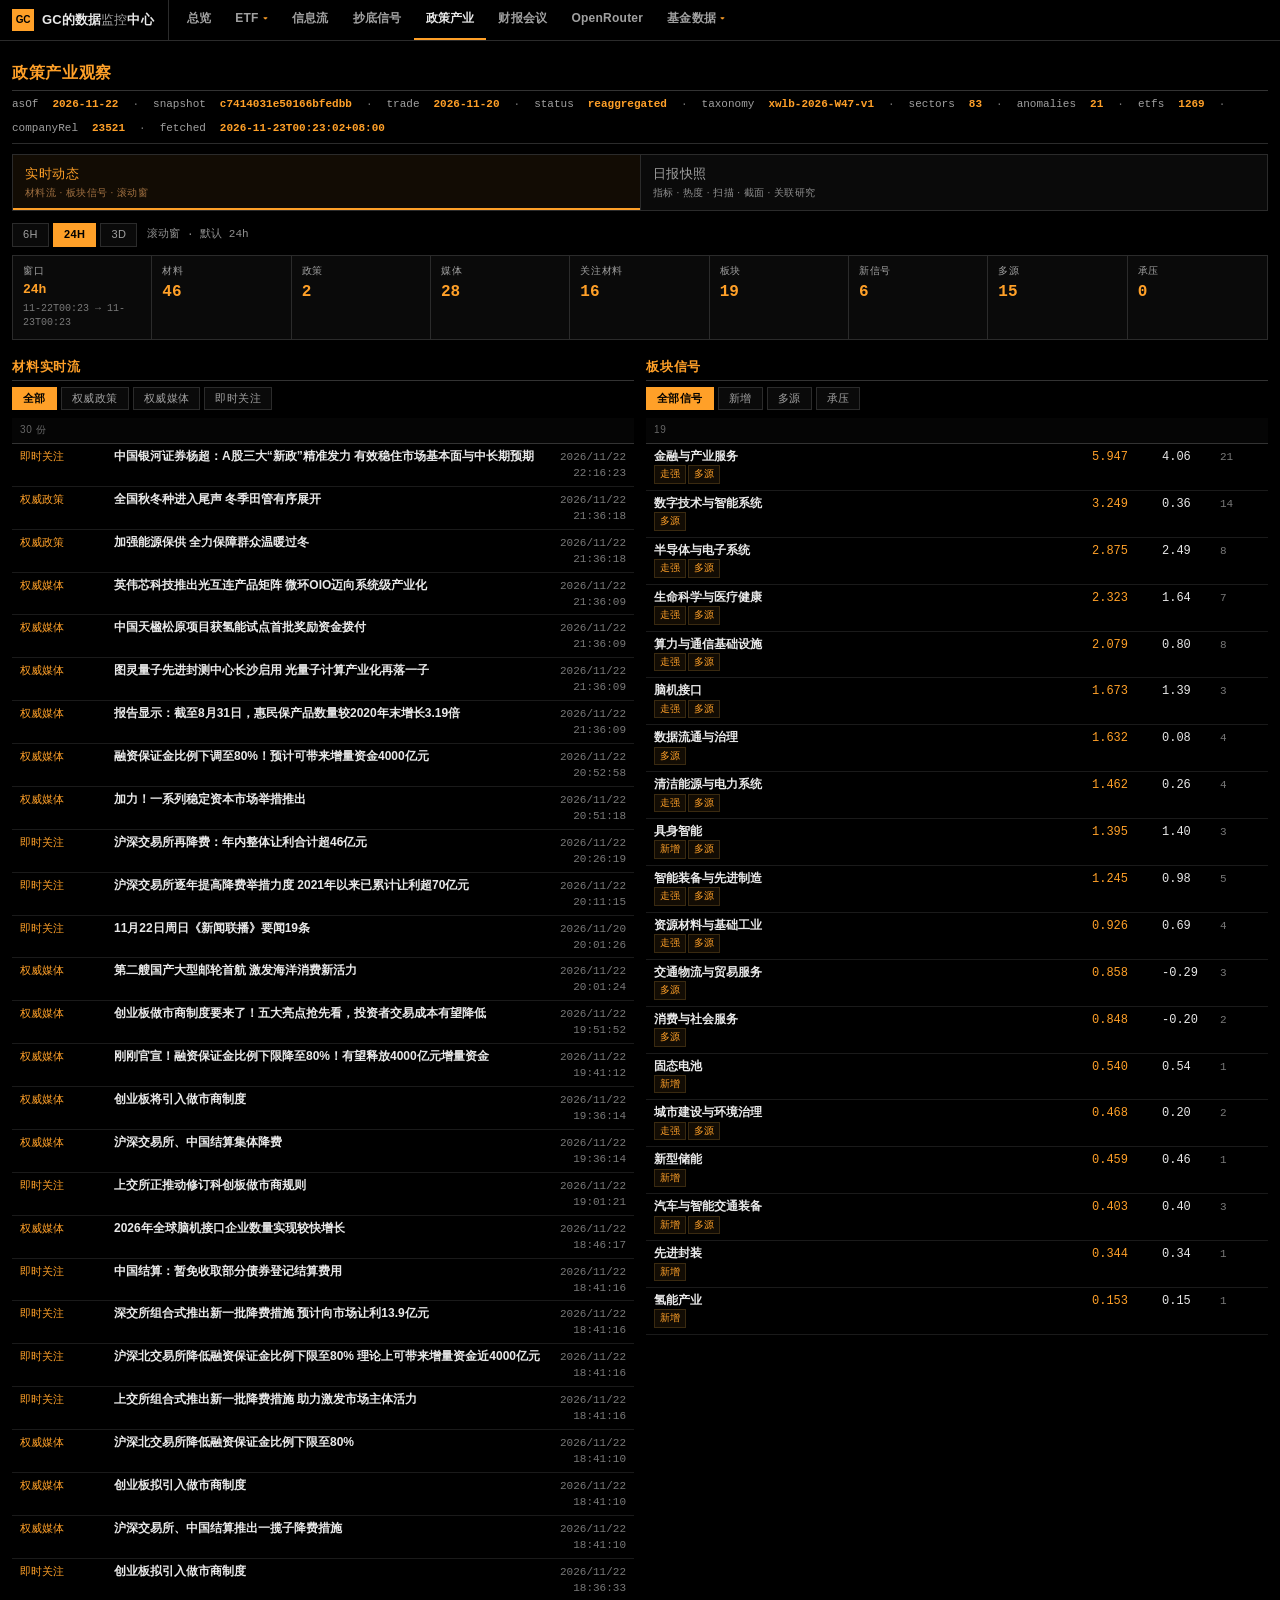
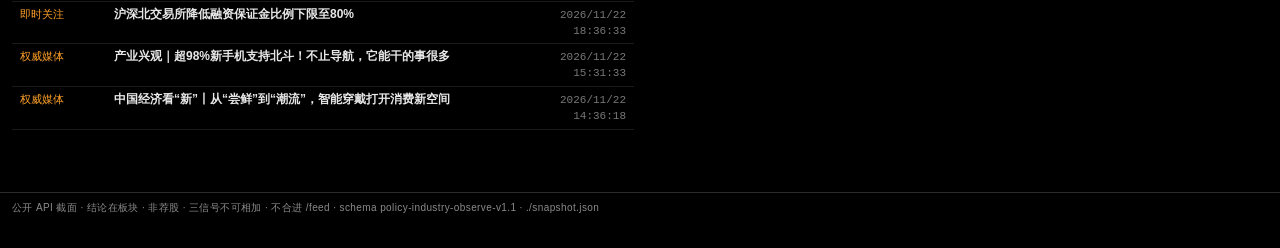
<file: policy/index.html>
<!DOCTYPE html>
<html lang="zh-CN">
<head>
  <meta charset="UTF-8" />
  <meta name="viewport" content="width=device-width, initial-scale=1" />
  <title>政策产业观察 · GC的数据监控中心</title>
  <link rel="stylesheet" href="../assets/theme.css" />
  <style>
    .meta-bar{display:flex;flex-wrap:wrap;gap:8px 14px;font-size:11px;color:var(--mu);font-family:var(--mono);margin:-4px 0 10px;padding:6px 0;border-bottom:var(--hair)}
    .meta-bar b{color:var(--bb);font-weight:600}
    .view-toggle{display:flex;gap:0;border:var(--hair);margin-bottom:12px}
    .view-toggle button{flex:1;background:#0a0a0a;color:var(--mu);border:0;border-right:var(--hair);font:inherit;font-size:13px;padding:10px 12px;cursor:pointer;text-align:left}
    .view-toggle button:last-child{border-right:0}
    .view-toggle button .sub{display:block;font-size:10px;color:var(--mu-2);margin-top:2px;letter-spacing:.04em}
    .view-toggle button.on{background:#120c04;color:var(--bb);box-shadow:inset 0 -2px 0 var(--bb)}
    .view-toggle button.on .sub{color:#a07040}
    .pane{display:none}.pane.on{display:block}
    .filt{display:flex;flex-wrap:wrap;gap:4px;margin:0 0 8px;align-items:center}
    .filt button,.chip{background:#0a0a0a;color:var(--mu);border:1px solid #2b2b2b;font:inherit;font-size:11px;padding:3px 10px;cursor:pointer}
    .filt button:hover,.chip:hover{color:var(--bb);border-color:#4a2a10}
    .filt button.on,.chip.on{color:#000;background:var(--bb);border-color:var(--bb);font-weight:700}
    .filt .cnt{color:var(--mu-2);font-size:11px;margin-left:6px;font-family:var(--mono)}
    .metric-bar{display:grid;grid-template-columns:repeat(6,1fr);gap:0;border:var(--hair);margin-bottom:12px}
    .metric-bar .c{padding:8px 10px;border-right:var(--hair);background:var(--bg-2);min-width:0}
    .metric-bar .c:last-child{border-right:0}
    .metric-bar .k{font-size:10px;color:var(--mu);letter-spacing:.06em;text-transform:uppercase}
    .metric-bar .v{font-size:15px;font-weight:700;color:var(--bb);font-family:var(--mono);margin-top:2px;overflow:hidden;text-overflow:ellipsis;white-space:nowrap}
    .rt-sum{display:grid;grid-template-columns:repeat(auto-fit,minmax(100px,1fr));gap:0;border:var(--hair);margin-bottom:8px}
    .rt-sum .c{padding:8px 10px;border-right:var(--hair);background:var(--bg-2)}
    .rt-sum .c:last-child{border-right:0}
    .rt-sum .k{font-size:10px;color:var(--mu);letter-spacing:.06em;text-transform:uppercase}
    .rt-sum .v{font-size:16px;font-weight:700;color:var(--bb);font-family:var(--mono);margin-top:2px}
    .brief-box{border:var(--hair);padding:10px 12px;margin-bottom:12px;background:var(--bg-2)}
    .brief-box h3{margin:0 0 6px;color:var(--bb);font-size:14px;font-weight:700}
    .hl{list-style:none;margin:8px 0 0;padding:0}
    .hl li{font-size:12px;color:#c8c8c8;line-height:1.45;padding:6px 0;border-top:1px solid #1a1a1a}
    .hl .ht{color:var(--bb);font-weight:650;margin-right:6px}
    .hl .hx{color:#a8a8a8}
    .grid3{display:grid;grid-template-columns:1fr 1fr 1fr;gap:0;border:var(--hair)}
    .grid3>div{border-right:var(--hair);min-width:0}
    .grid3>div:last-child{border-right:none}
    .two-col{display:grid;grid-template-columns:1fr 1fr;gap:12px}
    .sec-hd{font-size:10px;letter-spacing:.08em;text-transform:uppercase;color:#666;border-bottom:1px solid #333;padding:5px 8px;background:#050505}
    .heat-row,.dyn-row,.mat-row,.rt-row,.snap-row,.res-row{
      display:grid;gap:6px;align-items:baseline;padding:4px 8px;border-bottom:1px solid #1a1a1a;font-size:12px;text-decoration:none;color:inherit
    }
    .heat-row{grid-template-columns:26px 1fr 56px 48px 40px 72px;cursor:pointer}
    .dyn-row{grid-template-columns:100px 1fr 64px 48px;cursor:pointer}
    .mat-row{grid-template-columns:88px minmax(0,1fr) 72px}
    .mat-row > :first-child{overflow:hidden;text-overflow:ellipsis;white-space:nowrap;min-width:0;font-size:11px}
    .mat-row .nm{min-width:0;overflow:hidden;text-overflow:ellipsis;white-space:nowrap}
    .rt-row{grid-template-columns:1fr 64px 52px 40px;cursor:pointer}
    .snap-row{grid-template-columns:96px 1fr 88px 72px 56px}
    .res-row{grid-template-columns:80px 1fr 56px}
    .heat-row:hover,.dyn-row:hover,.mat-row:hover,.rt-row:hover,.snap-row:hover,table.sec tr.clickable:hover td,.res-row:hover{background:#0f0f0f}
    .nm{color:#e8e8e8;font-weight:600}
    .mu{color:#787878;font-size:11px}
    .bb{color:var(--bb)}
    .mono{font-variant-numeric:tabular-nums;font-family:var(--mono),ui-monospace,monospace}
    .bar-wrap{display:inline-block;width:72px;height:8px;background:#1a1a1a;vertical-align:middle}
    .bar-fill{height:100%;background:var(--bb);max-width:100%}
    .sig{display:inline-block;font-size:10px;padding:1px 5px;margin:0 2px 2px 0;border:1px solid #3a2a10;color:var(--bb);background:#120c04}
    .linked{font-size:11px;color:#a8a8a8;margin-top:2px}
    .linked span{color:var(--bb);margin-right:6px}
    .note-pill{display:inline-block;font-size:10px;color:var(--mu-2);border:1px solid #2b2b2b;padding:1px 6px;margin-left:6px;vertical-align:middle}
    .block{margin-bottom:14px}
    .tbl-wrap{overflow-x:auto;border:var(--hair)}
    table.sec{width:100%;border-collapse:collapse;font-size:12px;font-family:var(--mono);font-variant-numeric:tabular-nums}
    table.sec th,table.sec td{padding:4px 8px;border-bottom:1px solid #1a1a1a;text-align:right;white-space:nowrap}
    table.sec th:first-child,table.sec td:first-child,table.sec th:nth-child(2),table.sec td:nth-child(2),table.sec th:nth-child(3),table.sec td:nth-child(3){text-align:left}
    table.sec th{font-size:10px;letter-spacing:.06em;text-transform:uppercase;color:#666;background:#050505;font-weight:600;position:sticky;top:0;cursor:pointer}
    table.sec th:hover,table.sec th.sort-on{color:var(--bb)}
    table.sec tr:nth-child(even) td{background:#0a0a0a}
    table.sec tr.clickable{cursor:pointer}
    table.sec td.nm{font-family:var(--sans);font-weight:600;color:var(--tx)}
    table.sec .ly{color:var(--mu-2);font-size:11px}
    .search{background:#0a0a0a;border:1px solid #2b2b2b;color:var(--tx);font:inherit;font-size:12px;padding:4px 8px;min-width:140px}
    .search:focus{outline:1px solid #4a2a10;border-color:var(--bb)}
    .scatter-wrap{border:var(--hair);background:#050505;padding:8px;position:relative}
    .scatter-wrap svg{width:100%;height:320px;display:block}
    .scatter-legend{font-size:11px;color:var(--mu);margin-top:6px;font-family:var(--mono)}
    .drawer-mask{position:fixed;inset:0;background:rgba(0,0,0,.55);z-index:80;display:none}
    .drawer-mask.on{display:block}
    .drawer{position:fixed;top:0;right:0;bottom:0;width:min(480px,100%);max-width:100%;box-sizing:border-box;background:#050505;border-left:1px solid #2b2b2b;z-index:90;transform:translateX(100%);transition:transform .18s ease;overflow:auto;padding:12px 14px 40px}
    .drawer.on{transform:translateX(0)}
    .drawer h3{margin:0 0 4px;color:var(--bb);font-size:15px}
    .drawer .close{float:right;background:transparent;border:1px solid #2b2b2b;color:var(--mu);font:inherit;font-size:12px;padding:2px 8px;cursor:pointer}
    .drawer .close:hover{color:var(--bb);border-color:#4a2a10}
    .drawer .kv{font-size:11px;color:var(--mu);font-family:var(--mono);margin-bottom:10px}
    .drawer .sec-hd{margin-top:10px}
    .drawer .row{display:grid;grid-template-columns:72px 1fr 48px;gap:6px;padding:3px 0;border-bottom:1px solid #1a1a1a;font-size:11px}
    .drawer .miss{padding:16px 8px;color:var(--mu);font-size:12px;border:var(--hair);margin-top:8px}
    .spark{width:100%;height:72px;margin:6px 0 10px;background:#0a0a0a;border:1px solid #1a1a1a}
    .spark path{fill:none;stroke:var(--bb);stroke-width:1.5}
    .spark circle{fill:var(--bb)}
    @media (max-width:980px){.grid3{grid-template-columns:1fr}.grid3>div{border-right:none;border-bottom:var(--hair)}.grid3>div:last-child{border-bottom:none}.metric-bar{grid-template-columns:repeat(3,1fr)}.metric-bar .c{border-bottom:var(--hair)}}
    @media (max-width:900px){.two-col{grid-template-columns:1fr}}
    @media (max-width:719px){
      .metric-bar{grid-template-columns:repeat(2,1fr)}
      .view-toggle button{font-size:12px;padding:8px}
      .heat-row{grid-template-columns:22px minmax(0,1fr) 48px 40px 32px}.heat-row .bar-wrap{display:none}
      .dyn-row{grid-template-columns:72px minmax(0,1fr) 56px 40px}
      .mat-row{grid-template-columns:72px minmax(0,1fr) 48px}
      .rt-row{grid-template-columns:minmax(0,1fr) 52px 44px 36px}
      .snap-row{grid-template-columns:80px minmax(0,1fr) 64px}.snap-row span:nth-child(4),.snap-row span:nth-child(5){display:none}
      .nm{overflow:hidden;text-overflow:ellipsis;white-space:nowrap;min-width:0}
      .rt-sum{grid-template-columns:repeat(2,1fr)}.rt-sum .c{border-bottom:var(--hair)}
      .tbl-wrap{-webkit-overflow-scrolling:touch}
      .drawer{width:100%;max-width:100%;border-left-width:0;box-shadow:inset 1px 0 0 #2b2b2b}
      .scatter-wrap svg{height:260px}
    }
  </style>
</head>
<body>
  <header class="app-header">
    <div class="inner">
      <div class="brand"><div class="brand-mark"></div><h1>GC的数据<span>监控</span>中心</h1></div>
      <nav class="nav">
        <a href="../" data-match="/">总览</a>
        <div class="nav-dd" data-match="/etf">
          <button type="button" class="nav-dd-btn" aria-haspopup="true" aria-expanded="false" aria-controls="nav-dd-etf">ETF<span class="nav-dd-caret" aria-hidden="true">▾</span></button>
          <div class="nav-dd-panel" id="nav-dd-etf" role="menu" aria-label="ETF">
            <a href="../etf/" role="menuitem">国家队追踪</a>
            <a href="../sentiment/" role="menuitem">情绪看板</a>
            <a href="../momentum/" role="menuitem">动量排名</a>
          </div>
        </div>
        <a href="../feed/" data-match="/feed">信息流</a>
        <a href="../bottom/" data-match="/bottom">抄底信号</a>
        <a href="./" data-match="/policy" class="active">政策产业</a>
        <a href="../earnings/" data-match="/earnings">财报会议</a>
        <a href="../openrouter/" data-match="/openrouter">OpenRouter</a>
        <div class="nav-dd" data-match="/funds">
          <button type="button" class="nav-dd-btn" aria-haspopup="true" aria-expanded="false" aria-controls="nav-dd-funds">基金数据<span class="nav-dd-caret" aria-hidden="true">▾</span></button>
          <div class="nav-dd-panel" id="nav-dd-funds" role="menu" aria-label="基金数据">
            <a href="../funds/" role="menuitem">公募基金</a>
            <a href="../funds/?view=private" role="menuitem">私募基金</a>
          </div>
        </div>
      </nav>
    </div>
  </header>
  <main class="wrap">
    <h2 class="page-title">政策产业观察</h2>
    <div class="meta-bar" id="metaBar">加载 policy/snapshot.json …</div>

    <div class="view-toggle" id="viewToggle">
      <button type="button" data-pane="rt" class="on">实时动态<span class="sub">材料流 · 板块信号 · 滚动窗</span></button>
      <button type="button" data-pane="daily">日报快照<span class="sub">指标 · 热度 · 扫描 · 截面 · 关联研究</span></button>
    </div>

    <!-- ========== REALTIME ========== -->
    <div class="pane on" id="pane-rt">
      <div class="filt" id="rtFilt"></div>
      <div id="rtSum" class="rt-sum block"></div>
      <div class="two-col block">
        <div>
          <div class="bb-sec"><h2>材料实时流</h2></div>
          <div class="filt" id="rtMatFilt"></div>
          <div id="rtMats"></div>
        </div>
        <div>
          <div class="bb-sec"><h2>板块信号</h2></div>
          <div class="filt" id="rtSigFilt"></div>
          <div id="rtSectors"></div>
        </div>
      </div>
    </div>

    <!-- ========== DAILY ========== -->
    <div class="pane" id="pane-daily">
      <div class="metric-bar" id="metricBar"></div>
      <div class="brief-box" id="brief"></div>

      <div class="bb-sec"><h2>板块热度总览</h2><span class="note-pill">三信号独立 · 不可相加</span></div>
      <div class="filt" id="heatViewFilt"></div>
      <div class="filt" id="heatLayerFilt"></div>
      <div class="block" id="heatSingle" style="border:var(--hair);display:none"></div>
      <div class="grid3 block" id="heat"></div>

      <div class="bb-sec"><h2>材料与板块分析</h2></div>
      <div class="filt" id="matTabFilt"></div>
      <div class="block" id="matPanel"></div>

      <div class="bb-sec"><h2>市场扫描</h2><span class="note-pill">发现 · 定位 · 比较</span></div>
      <div class="filt" id="scanFilt"></div>
      <div class="filt" id="scanModeFilt"></div>
      <div class="block" id="scanPanel"></div>

      <div class="bb-sec"><h2>板块异动</h2></div>
      <div class="block" id="dynamics"></div>

      <div class="bb-sec"><h2>快照截面</h2><span class="note-pill">政策 · 关注 · 资金</span></div>
      <div class="filt" id="secFilt">
        <input class="search" id="secSearch" type="search" placeholder="搜索板块" autocomplete="off" />
      </div>
      <div class="tbl-wrap block" style="max-height:460px;overflow:auto">
        <table class="sec" id="secTbl">
          <thead>
            <tr>
              <th data-sort="name">板块</th>
              <th data-sort="layer">层级</th>
              <th data-sort="status">状态</th>
              <th data-sort="parent">父级</th>
              <th data-sort="h.policy">政策热</th>
              <th data-sort="m.policy">政策动量</th>
              <th data-sort="h.marketAttention">关注热</th>
              <th data-sort="m.marketAttention">关注动量</th>
              <th data-sort="h.marketTrading">交易热</th>
              <th data-sort="m.marketTrading">交易动量</th>
            </tr>
          </thead>
          <tbody id="secBody"></tbody>
        </table>
      </div>

      <div class="bb-sec"><h2>关联研究</h2><span class="note-pill">公司 · ETF · 上市动态 · 非荐股</span></div>
      <div class="filt" id="researchFilt"></div>
      <div class="block" id="researchPanel"></div>

      <div class="bb-sec"><h2>历史截面</h2><span class="note-pill">仅列表 · 钉住 latest · 不假切换</span></div>
      <div class="block" id="snapList"></div>
    </div>
  </main>
  <footer class="app-footer">公开 API 截面 · 结论在板块 · 非荐股 · 三信号不可相加 · 不合进 /feed · schema policy-industry-observe-v1.1 · ./snapshot.json</footer>

  <div class="drawer-mask" id="drawerMask"></div>
  <aside class="drawer" id="drawer" aria-hidden="true">
    <button type="button" class="close" id="drawerClose">关闭</button>
    <div id="drawerBody"></div>
  </aside>

  <script src="../assets/shell.js"></script>
  <script>
(function(){
  const HEAT_LABEL={policy:"政策热度",marketAttention:"市场关注",marketTrading:"交易热度"};
  const CHANNEL_LABEL={policy:"权威政策",media:"权威媒体",market_attention:"即时关注"};
  function channelLabel(ch){return CHANNEL_LABEL[ch]||ch||"—";}
  const DYN_TYPE_LABEL={broad_internal_move:"内部普动",relative_weakness:"相对偏弱",relative_resilience:"相对抗跌",counter_trend:"逆势异动",cross_section_outlier:"截面异动"};
  function dynTypeLabel(t){return DYN_TYPE_LABEL[t]||t||"—";}
  const SIGNAL_LABEL={new_signal:"新增",multi_source:"多源",strengthening:"走强",steady:"走稳",pressure:"承压",negative_pressure:"承压",weakening:"走弱"};
  function signalLabel(s){return SIGNAL_LABEL[s]||s||"—";}
  const REL_LABEL={stronger:"偏强",weaker:"偏弱",inline:"持平"};
  const ABS_LABEL={positive:"上涨",negative:"下跌",flat:"平盘",neutral:"平盘"};
  function relAbsLabel(r,a){return (REL_LABEL[r]||r||"—")+"/"+(ABS_LABEL[a]||a||"—");}
  const HEAT_KEYS=["policy","marketAttention","marketTrading"];
  const LAYER_TABS=[
    {id:"all",label:"全部"},{id:"own_l1",label:"一级"},{id:"own_l2",label:"二级"},
    {id:"dynamic",label:"动态"},{id:"market_dynamic",label:"market_dynamic"}
  ];
  const RT_WINS=["6h","24h","3d"];
  const VIEW_TABS=[
    {id:"all3",label:"三列对照"},{id:"policy",label:"政策"},
    {id:"marketAttention",label:"关注"},{id:"marketTrading",label:"交易"}
  ];
  const SCAN_FILTERS=[
    {id:"all",label:"全部板块"},
    {id:"rt_hit",label:"实时命中"},
    {id:"new_signal",label:"新增信号"},
    {id:"multi_source",label:"多源确认"},
    {id:"pressure",label:"负向压力"}
  ];
  const SCAN_MODES=[
    {id:"heat3",label:"热度三榜"},
    {id:"scatter",label:"二维定位"},
    {id:"detail",label:"板块明细"}
  ];

  let DATA=null, SECTORS=[], LAYER="all", HEAT_LAYER="all", HEAT_VIEW="all3";
  let RT_WIN="24h", RT_MAT_CH="all", RT_SIG="all";
  let MAT_TAB="policy", SCAN_F="all", SCAN_MODE="heat3";
  let RESEARCH_TAB="companies", SEC_Q="";
  let SORT={key:"h.policy",dir:-1};
  let PANE="rt";

  function esc(s){return String(s==null?"":s).replace(/&/g,"&amp;").replace(/</g,"&lt;").replace(/>/g,"&gt;").replace(/"/g,"&quot;");}
  function num(v,dig){if(v==null||v===""||Number.isNaN(+v))return "—";const n=+v;const d=dig==null?(Math.abs(n)>=10?1:3):dig;return n.toFixed(d);}
  function fmtTime(v){if(!v)return "—";if(window.DashFmt&&DashFmt.time)return DashFmt.time(v);return String(v).replace("T"," ").slice(0,16);}
  function barHtml(val,max){if(val==null||max<=0)return "";const pct=Math.max(0,Math.min(100,(Math.abs(+val)/max)*100));return `<span class="bar-wrap" title="${esc(num(val))}"><span class="bar-fill" style="width:${pct}%"></span></span>`;}
  function highlightHtml(h){if(h==null)return"";if(typeof h==="string")return `<li><span class="hx">${esc(h)}</span></li>`;return `<li><span class="ht">${esc(h.title||"")}</span><span class="hx">${esc(h.text||h.summary||"")}</span></li>`;}
  function getSortVal(s,key){if(key==="name")return s.name||"";if(key==="layer")return s.layer||"";if(key==="status")return s.status||"";if(key==="parent")return s.parent||"";const[g,k]=key.split(".");if(g==="h")return(s.heat||{})[k];if(g==="m")return(s.momentum||{})[k];return null;}
  function sparkSvg(points,w,h){
    const pts=(points||[]).filter(p=>p.heatLevel!=null);
    if(pts.length<2)return `<div class="mu" style="padding:8px">轨迹不足</div>`;
    const vals=pts.map(p=>+p.heatLevel);let min=Math.min(...vals),max=Math.max(...vals);if(min===max){min-=1;max+=1;}
    const pad=4;const coords=pts.map((p,i)=>{const x=pad+(i/(pts.length-1))*(w-pad*2);const y=h-pad-((+p.heatLevel-min)/(max-min))*(h-pad*2);return[x,y];});
    const d=coords.map((c,i)=>(i?"L":"M")+c[0].toFixed(1)+","+c[1].toFixed(1)).join(" ");
    const last=coords[coords.length-1];
    return `<svg class="spark" viewBox="0 0 ${w} ${h}" preserveAspectRatio="none"><path d="${d}"/><circle cx="${last[0]}" cy="${last[1]}" r="2.2"/></svg><div class="mu mono">${esc(pts[0].asOf)} → ${esc(pts[pts.length-1].asOf)} · last ${esc(num(pts[pts.length-1].heatLevel))}</div>`;
  }

  function getRtPack(){const rt=(DATA&&DATA.realtime)||{};if(rt.byWindow&&rt.byWindow[RT_WIN])return rt.byWindow[RT_WIN];if(RT_WIN==="24h")return rt;return{summary:{},window:{duration:RT_WIN},sectors:[],materials:[]};}
  function rtHitIds(){const pack=getRtPack();return new Set((pack.sectors||[]).map(s=>s.sectorId));}
  function rtSignalMap(){const m={};(getRtPack().sectors||[]).forEach(s=>{m[s.sectorId]=s.signals||[];});return m;}

  function filteredHeat(rows){let list=rows||[];if(HEAT_LAYER!=="all")list=list.filter(x=>x.layer===HEAT_LAYER);return list.slice(0,20);}
  function heatBlock(key,rows){
    const list=filteredHeat(rows);const maxH=Math.max(0.0001,...list.map(x=>Math.abs(+x.heatLevel||0)));
    return `<div><div class="sec-hd">${HEAT_LABEL[key]||key} · ${list.length}</div>${list.map((x,i)=>`
      <div class="heat-row" data-sid="${esc(x.sectorId||"")}">
        <span class="mono mu">${String(i+1).padStart(2,"0")}</span>
        <span class="nm" title="${esc(x.layer||"")}">${esc(x.name||x.sectorId||"—")}</span>
        <span class="bb mono">${esc(num(x.heatLevel))}</span>
        <span class="mu mono">${x.momentum==null?"—":esc(num(x.momentum))}</span>
        <span class="mu mono">${x.evidenceCount==null?"":esc(x.evidenceCount)}</span>
        ${barHtml(x.heatLevel,maxH)}
      </div>`).join("")||`<div class="mu" style="padding:8px">暂无</div>`}</div>`;
  }
  function renderHeat(){
    const heat=(DATA&&DATA.heat)||{};
    document.querySelectorAll("#heatViewFilt button").forEach(b=>b.classList.toggle("on",b.dataset.view===HEAT_VIEW));
    document.querySelectorAll("#heatLayerFilt button").forEach(b=>b.classList.toggle("on",b.dataset.layer===HEAT_LAYER));
    if(HEAT_VIEW==="all3"){document.getElementById("heat").style.display="";document.getElementById("heatSingle").style.display="none";document.getElementById("heat").innerHTML=HEAT_KEYS.map(k=>heatBlock(k,heat[k])).join("");}
    else{document.getElementById("heat").style.display="none";document.getElementById("heatSingle").style.display="";document.getElementById("heatSingle").innerHTML=heatBlock(HEAT_VIEW,heat[HEAT_VIEW]);}
  }

  function scanSectors(){
    let rows=SECTORS.slice();
    const hits=rtHitIds(), sigMap=rtSignalMap();
    if(SCAN_F==="rt_hit") rows=rows.filter(s=>hits.has(s.sectorId));
    else if(SCAN_F==="new_signal") rows=rows.filter(s=>(sigMap[s.sectorId]||[]).includes("new_signal"));
    else if(SCAN_F==="multi_source") rows=rows.filter(s=>(sigMap[s.sectorId]||[]).includes("multi_source"));
    else if(SCAN_F==="pressure") rows=rows.filter(s=>(sigMap[s.sectorId]||[]).some(x=>String(x).includes("pressure")||String(x).includes("negative")));
    return rows;
  }

  function renderScan(){
    document.querySelectorAll("#scanFilt button").forEach(b=>b.classList.toggle("on",b.dataset.sf===SCAN_F));
    document.querySelectorAll("#scanModeFilt button").forEach(b=>b.classList.toggle("on",b.dataset.sm===SCAN_MODE));
    const rows=scanSectors();
    const panel=document.getElementById("scanPanel");
    if(SCAN_MODE==="heat3"){
      const heat=(DATA&&DATA.heat)||{};
      const ids=new Set(rows.map(r=>r.sectorId));
      const filterHeat=(arr)=>(arr||[]).filter(x=>ids.has(x.sectorId)).slice(0,15);
      panel.innerHTML=`<div class="mu" style="margin-bottom:6px">筛选命中 ${rows.length} · 定位 ${rows.length}</div><div class="grid3">${HEAT_KEYS.map(k=>heatBlock(k,filterHeat(heat[k]))).join("")}</div>`;
    } else if(SCAN_MODE==="scatter"){
      const pts=rows.filter(s=>s.heat&&s.heat.policy!=null&&s.heat.marketAttention!=null);
      const xs=pts.map(p=>+p.heat.policy), ys=pts.map(p=>+p.heat.marketAttention);
      let xmin=Math.min(...xs,0), xmax=Math.max(...xs,1), ymin=Math.min(...ys,0), ymax=Math.max(...ys,1);
      if(xmin===xmax){xmin-=1;xmax+=1;} if(ymin===ymax){ymin-=1;ymax+=1;}
      const W=640,H=300,pad=36;
      const sx=v=>pad+((v-xmin)/(xmax-xmin))*(W-pad*2);
      const sy=v=>H-pad-((v-ymin)/(ymax-ymin))*(H-pad*2);
      const dots=pts.map(p=>{
        const x=sx(+p.heat.policy), y=sy(+p.heat.marketAttention);
        const hit=rtHitIds().has(p.sectorId);
        return `<circle cx="${x.toFixed(1)}" cy="${y.toFixed(1)}" r="${hit?4.5:3}" fill="${hit?"#ffa028":"#666"}" data-sid="${esc(p.sectorId)}" style="cursor:pointer"><title>${esc(p.name)} pol=${esc(num(p.heat.policy))} att=${esc(num(p.heat.marketAttention))}</title></circle>`;
      }).join("");
      panel.innerHTML=`<div class="scatter-wrap">
        <svg viewBox="0 0 ${W} ${H}" id="scatterSvg">
          <line x1="${pad}" y1="${H-pad}" x2="${W-pad}" y2="${H-pad}" stroke="#2b2b2b"/>
          <line x1="${pad}" y1="${pad}" x2="${pad}" y2="${H-pad}" stroke="#2b2b2b"/>
          <text x="${W/2}" y="${H-8}" fill="#666" font-size="11" text-anchor="middle">policy heat →</text>
          <text x="12" y="${H/2}" fill="#666" font-size="11" transform="rotate(-90 12 ${H/2})">market attention →</text>
          ${dots}
        </svg>
        <div class="scatter-legend">X=政策热度 · Y=市场关注 · 琥珀点=实时窗命中 · 三维空间略（无现成 3D 坐标）· n=${pts.length}</div>
      </div>`;
      const svg=document.getElementById("scatterSvg");
      if(svg) svg.addEventListener("click",ev=>{const c=ev.target.closest("circle[data-sid]");if(c) openDrawer(c.getAttribute("data-sid"));});
    } else {
      panel.innerHTML=`<div class="sec-hd">SECTOR DETAIL · ${rows.length}</div>`+rows.slice(0,40).map(s=>{
        const h=s.heat||{}; const sigs=rtSignalMap()[s.sectorId]||[];
        return `<div class="rt-row" data-sid="${esc(s.sectorId)}">
          <span><span class="nm">${esc(s.name)}</span> <span class="mu">${esc(s.layer)}</span>
            <div>${sigs.map(x=>`<span class="sig">${esc(signalLabel(x))}</span>`).join("")}</div></span>
          <span class="bb mono">${esc(num(h.policy))}</span>
          <span class="mono">${esc(num(h.marketAttention))}</span>
          <span class="mono">${esc(num(h.marketTrading))}</span>
        </div>`;
      }).join("")||`<div class="mu" style="padding:8px">暂无</div>`;
    }
  }

  function renderSectors(){
    let rows=LAYER==="all"?SECTORS.slice():SECTORS.filter(s=>s.layer===LAYER);
    if(SEC_Q){const q=SEC_Q.toLowerCase();rows=rows.filter(s=>(s.name||"").toLowerCase().includes(q)||(s.sectorId||"").toLowerCase().includes(q)||(s.parent||"").toLowerCase().includes(q));}
    const{key,dir}=SORT;
    rows.sort((a,b)=>{const va=getSortVal(a,key),vb=getSortVal(b,key);if(va==null&&vb==null)return 0;if(va==null)return 1;if(vb==null)return-1;if(typeof va==="string")return va.localeCompare(vb,"zh")*dir;return(va-vb)*dir;});
    document.getElementById("secBody").innerHTML=rows.map(s=>{
      const h=s.heat||{},m=s.momentum||{};
      return `<tr class="clickable" data-sid="${esc(s.sectorId||"")}">
        <td class="nm">${esc(s.name||s.sectorId||"—")}</td>
        <td class="ly">${esc(s.layer||"—")}</td>
        <td class="ly">${esc(s.status||"—")}</td>
        <td class="ly">${esc(s.parent||"—")}</td>
        <td class="bb">${esc(num(h.policy))}</td><td>${esc(num(m.policy))}</td>
        <td class="bb">${esc(num(h.marketAttention))}</td><td>${esc(num(m.marketAttention))}</td>
        <td class="bb">${esc(num(h.marketTrading))}</td><td>${esc(num(m.marketTrading))}</td>
      </tr>`;
    }).join("")||`<tr><td colspan="10" class="mu">暂无</td></tr>`;
    document.querySelectorAll("#secFilt button[data-layer]").forEach(b=>b.classList.toggle("on",b.dataset.layer===LAYER));
    document.querySelectorAll("#secTbl th[data-sort]").forEach(th=>th.classList.toggle("sort-on",th.dataset.sort===SORT.key));
    const cnt=document.getElementById("secCnt"); if(cnt) cnt.textContent=`${rows.length} / ${SECTORS.length}`;
  }

  function renderDynamics(){
    const dyn=(DATA&&DATA.dynamics)||[];
    document.getElementById("dynamics").innerHTML=`<div class="sec-hd">TYPE · NAME · EXPLANATION · LINKED · REL/ABS · SCORE · ${dyn.length}</div>`+
      dyn.map(x=>{
        const linked=(x.linkedSectors||[]).slice(0,4).map(l=>`<span title="${esc(l.pattern||"")}/${esc(l.relation||"")}">${esc(l.name||l.sectorId)}</span>`).join("");
        return `<div class="dyn-row" data-sid="${esc(x.sectorId||"")}">
          <span class="bb">${esc(dynTypeLabel(x.type))}</span>
          <span><span class="nm">${esc(x.name||"")}</span><span class="mu"> ${esc(x.layer||"")}</span>
            <div class="mu" style="white-space:normal;line-height:1.4">${esc(x.explanation||x.summary||"")}</div>
            ${linked?`<div class="linked">关联 ${linked}</div>`:""}
          </span>
          <span class="mono mu">${esc(relAbsLabel(x.relative,x.absolute))}</span>
          <span class="mono bb">${esc(num(x.score,1))}</span>
        </div>`;
      }).join("")||`<div class="mu">暂无</div>`;
  }

  function renderRealtime(){
    document.querySelectorAll("#rtFilt button").forEach(b=>b.classList.toggle("on",b.dataset.win===RT_WIN));
    document.querySelectorAll("#rtMatFilt button").forEach(b=>b.classList.toggle("on",b.dataset.ch===RT_MAT_CH));
    document.querySelectorAll("#rtSigFilt button").forEach(b=>b.classList.toggle("on",b.dataset.sig===RT_SIG));
    const pack=getRtPack(); const sum=pack.summary||{}; const win=pack.window||{};
    const cards=[["材料",sum.material_count],["政策",sum.policy_material_count],["媒体",sum.media_material_count],["关注材料",sum.market_attention_material_count],["板块",sum.sector_count],["新信号",sum.new_signal_sector_count],["多源",sum.multi_source_sector_count],["承压",sum.pressure_sector_count]];
    document.getElementById("rtSum").innerHTML=`<div class="c"><div class="k">窗口</div><div class="v" style="font-size:13px">${esc(win.duration||RT_WIN)}</div><div class="mu mono" style="font-size:10px;margin-top:2px">${esc((win.start||"").slice(5,16))} → ${esc((win.end||"").slice(5,16))}</div></div>`+
      cards.map(([k,v])=>`<div class="c"><div class="k">${k}</div><div class="v">${v==null?"—":esc(v)}</div></div>`).join("");
    let mats=(pack.materials||[]).slice();
    if(RT_MAT_CH!=="all") mats=mats.filter(x=>(x.channel||"")===RT_MAT_CH);
    document.getElementById("rtMats").innerHTML=`<div class="sec-hd">${mats.length} 份</div>`+mats.slice(0,40).map(x=>{
      const inner=`<span class="bb">${esc(channelLabel(x.channel))}</span><span class="nm">${esc(x.title||"")}</span><span class="mu mono" style="text-align:right">${esc(fmtTime(x.publishedAt))}</span>`;
      return x.url?`<a class="mat-row" href="${esc(x.url)}" target="_blank" rel="noopener">${inner}</a>`:`<div class="mat-row">${inner}</div>`;
    }).join("")||`<div class="mu" style="padding:8px">暂无</div>`;
    let secs=(pack.sectors||[]).slice();
    if(RT_SIG==="new_signal") secs=secs.filter(s=>(s.signals||[]).includes("new_signal"));
    else if(RT_SIG==="multi_source") secs=secs.filter(s=>(s.signals||[]).includes("multi_source"));
    else if(RT_SIG==="pressure") secs=secs.filter(s=>(s.signals||[]).some(x=>String(x).includes("pressure")));
    document.getElementById("rtSectors").innerHTML=`<div class="sec-hd">${secs.length}</div>`+secs.slice(0,30).map(x=>`
      <div class="rt-row" data-sid="${esc(x.sectorId||"")}">
        <span><span class="nm">${esc(x.name||"—")}</span><div>${(x.signals||[]).map(s=>`<span class="sig">${esc(signalLabel(s))}</span>`).join("")}</div></span>
        <span class="bb mono">${esc(num(x.attention))}</span>
        <span class="mono">${x.delta==null?"—":esc(num(x.delta,2))}</span>
        <span class="mu mono">${esc(x.materialCount??"")}</span>
      </div>`).join("")||`<div class="mu" style="padding:8px">暂无</div>`;
  }

  function renderMatPanel(){
    document.querySelectorAll("#matTabFilt button").forEach(b=>b.classList.toggle("on",b.dataset.mt===MAT_TAB));
    const mats=(DATA&&DATA.materials)||{};
    const panel=document.getElementById("matPanel");
    if(MAT_TAB==="attention"){
      // gather market_attention from realtime windows
      const seen=new Set(); const list=[];
      const by=(DATA.realtime&&DATA.realtime.byWindow)||{};
      ["24h","6h","3d"].forEach(w=>{(by[w]&&by[w].materials||[]).forEach(m=>{
        if((m.channel||"")!=="market_attention") return;
        const id=m.materialId||m.title; if(seen.has(id)) return; seen.add(id); list.push(m);
      });});
      panel.innerHTML=`<div class="sec-hd">即时关注 · 来自实时窗 materials · ${list.length}</div>`+list.slice(0,60).map(x=>{
        const inner=`<span class="bb">${esc(x.source||"attention")}</span><span><div class="nm">${esc(x.title||"")}</div><div class="mu">${esc(fmtTime(x.publishedAt))}</div></span><span class="mu mono">${x.url?"↗":""}</span>`;
        return x.url?`<a class="mat-row" href="${esc(x.url)}" target="_blank" rel="noopener">${inner}</a>`:`<div class="mat-row">${inner}</div>`;
      }).join("")||`<div class="mu" style="padding:8px">暂无即时关注材料</div>`;
      return;
    }
    const arr=MAT_TAB==="media"?(mats.media||[]):(mats.policy||[]);
    const total=MAT_TAB==="media"?mats.mediaTotal:mats.policyTotal;
    panel.innerHTML=`<div class="sec-hd">${MAT_TAB==="media"?"权威媒体":"权威政策"} · ${arr.length}${total!=null?" / total "+total:""}</div>`+arr.map(x=>{
      const tags=(x.tags||[]).slice(0,3).map(t=>esc(t)).join(" · ");
      const inner=`<span class="bb">${esc(x.source||x.channel||"—")}</span><span><div class="nm">${esc(x.title||"")}</div><div class="mu">${esc(x.publishedAt||"")}${tags?" · "+tags:""}</div></span><span class="mu mono">${x.url?"↗":""}</span>`;
      return x.url?`<a class="mat-row" href="${esc(x.url)}" target="_blank" rel="noopener">${inner}</a>`:`<div class="mat-row">${inner}</div>`;
    }).join("")||`<div class="mu" style="padding:8px">暂无</div>`;
  }

  function collectResearch(){
    const byId=((DATA&&DATA.drilldown)||{}).byId||{};
    const companies=[], etfs=[];
    Object.values(byId).forEach(pack=>{
      if(!pack||!pack.prefetched) return;
      const sname=(pack.detail&&pack.detail.name)||pack.sectorId;
      (pack.companies||[]).forEach(c=>companies.push({...c,_sector:sname,_sid:pack.sectorId}));
      (pack.etfs||[]).forEach(e=>etfs.push({...e,_sector:sname,_sid:pack.sectorId}));
    });
    return{companies,etfs,securities:((DATA&&DATA.securities)||{}).changes||[]};
  }

  function renderResearch(){
    document.querySelectorAll("#researchFilt button").forEach(b=>b.classList.toggle("on",b.dataset.rt===RESEARCH_TAB));
    const{companies,etfs,securities}=collectResearch();
    const panel=document.getElementById("researchPanel");
    if(RESEARCH_TAB==="companies"){
      panel.innerHTML=`<div class="sec-hd">预取板块公司映射 · ${companies.length} · 非荐股</div>`+companies.slice(0,80).map(c=>`
        <div class="res-row" data-sid="${esc(c._sid||"")}">
          <span class="mono bb">${esc(c.stockCode)}</span>
          <span class="nm">${esc(c.stockName)} <span class="mu">${esc(c.board||"")} · ${esc(c._sector||"")}</span></span>
          <span class="mono mu">${c.score==null?"":esc(num(c.score,2))}</span>
        </div>`).join("")||`<div class="mu" style="padding:8px">无预取公司（见板块下钻）</div>`;
    } else if(RESEARCH_TAB==="etfs"){
      panel.innerHTML=`<div class="sec-hd">预取 ETF 映射 · ${etfs.length} · 暴露非买卖建议</div>`+etfs.slice(0,80).map(e=>`
        <div class="res-row" data-sid="${esc(e._sid||"")}">
          <span class="mono bb">${esc(e.fundCode)}</span>
          <span class="nm">${esc(e.etfName)} <span class="mu">${esc(e._sector||"")}</span></span>
          <span class="mono mu">${e.adjustedExposure==null?"":esc(num(e.adjustedExposure,2))}</span>
        </div>`).join("")||`<div class="mu" style="padding:8px">无预取 ETF</div>`;
    } else {
      panel.innerHTML=`<div class="sec-hd">上市动态 securities/changes · ${securities.length}</div>`+securities.map(s=>`
        <div class="res-row">
          <span class="mono bb">${esc(s.stockCode||"")}</span>
          <span><span class="nm">${esc(s.stockName||"")}</span>
            <div class="mu">${esc(s.previousStatus||"—")} → ${esc(s.newStatus||"—")} · ${esc(s.effectiveDate||s.changedAt||"")}</div>
            ${s.reason?`<div class="mu">${esc(s.reason)}</div>`:""}
          </span>
          <span class="mu mono">${esc(s.board||"")}</span>
        </div>`).join("")||`<div class="mu" style="padding:8px">暂无上市动态（API security.lifecycle）</div>`;
    }
  }

  function renderSnapshots(){
    const snaps=(DATA&&DATA.snapshots)||{}; const items=snaps.items||[];
    const pinned=snaps.pinnedId||(DATA.meta||{}).snapshotId;
    document.getElementById("snapList").innerHTML=`<div class="sec-hd">ASOF · ID · MARKET · STATUS · ${items.length}</div>`+
      items.map(x=>`<div class="snap-row">
        <span class="bb mono">${esc(x.asOf||"—")}</span>
        <span class="mono mu">${esc((x.snapshotId||"").slice(0,12))}… ${x.snapshotId===pinned||x.pinned?'<span class="sig">PINNED</span>':""}</span>
        <span class="mu mono">${esc(x.marketTradeDate||"—")}</span>
        <span class="mu">${esc(x.marketStatus||"—")}</span>
        <span class="mu">${esc(x.dataStatus||"")}</span>
      </div>`).join("")||`<div class="mu">暂无</div>`;
  }

  function openDrawer(sectorId){
    if(!sectorId||!DATA)return;
    const pack=((DATA.drilldown||{}).byId||{})[sectorId];
    const sector=SECTORS.find(s=>s.sectorId===sectorId);
    const body=document.getElementById("drawerBody");
    if(!pack||!pack.prefetched){
      body.innerHTML=`<h3>${esc((sector&&sector.name)||sectorId)}</h3><div class="kv">${esc(sectorId)} · ${esc((sector&&sector.layer)||"")}</div>
        <div class="miss">截面未预取该板块下钻包。重建仅预埋热度 Top + 异动涉及板块。</div>`;
    } else {
      const d=pack.detail||{}; const hs=pack.heatSeries||{}; const pol=(hs.policy&&hs.policy.points)||[];
      body.innerHTML=`<h3>${esc(d.name||(sector&&sector.name)||sectorId)}</h3>
        <div class="kv">${esc(d.sectorId||sectorId)} · ${esc(d.layer||"")} · ${esc(d.status||"")} · parent ${esc(d.parent||"—")}</div>
        ${d.definition?`<div style="font-size:12px;color:#b8b8b8;line-height:1.45;margin-bottom:8px">${esc(d.definition)}</div>`:""}
        <div class="sec-hd">HEAT SERIES · POLICY</div>${sparkSvg(pol,440,72)}
        ${(hs.marketAttention&&(hs.marketAttention.points||[]).length)?`<div class="sec-hd">HEAT SERIES · ATTENTION</div>${sparkSvg(hs.marketAttention.points,440,72)}`:""}
        ${(hs.marketTrading&&(hs.marketTrading.points||[]).length)?`<div class="sec-hd">HEAT SERIES · TRADING</div>${sparkSvg(hs.marketTrading.points,440,72)}`:""}
        <div class="sec-hd">COMPANIES · ${(pack.companies||[]).length}</div>
        ${(pack.companies||[]).map(c=>`<div class="row"><span class="mono bb">${esc(c.stockCode)}</span><span class="nm">${esc(c.stockName)} <span class="mu">${esc(c.board||"")}</span></span><span class="mono mu">${c.score==null?"":esc(num(c.score,2))}</span></div>`).join("")||`<div class="mu" style="padding:6px">暂无</div>`}
        <div class="sec-hd">ETFS · ${(pack.etfs||[]).length} · 映射暴露非荐股</div>
        ${(pack.etfs||[]).map(e=>`<div class="row"><span class="mono bb">${esc(e.fundCode)}</span><span class="nm">${esc(e.etfName)}</span><span class="mono mu">${e.adjustedExposure==null?"":esc(num(e.adjustedExposure,2))}</span></div>`).join("")||`<div class="mu" style="padding:6px">暂无</div>`}
        <div class="sec-hd">EVIDENCE · ${(pack.evidence||[]).length}</div>
        ${(pack.evidence||[]).map(ev=>{const inner=`<div class="nm">${esc(ev.title||"")}</div><div class="mu">${esc(ev.viewpoint||"")} · ${esc(ev.evidenceDate||"")}</div>${ev.quote?`<div class="mu" style="white-space:normal">${esc(ev.quote).slice(0,160)}</div>`:""}`;return ev.url?`<a href="${esc(ev.url)}" target="_blank" rel="noopener" style="display:block;padding:4px 0;border-bottom:1px solid #1a1a1a;color:inherit;text-decoration:none">${inner}</a>`:`<div style="padding:4px 0;border-bottom:1px solid #1a1a1a">${inner}</div>`;}).join("")||`<div class="mu" style="padding:6px">暂无</div>`}
        <p class="mu" style="margin-top:12px;font-size:11px">公司 / ETF 仅为映射暴露，不构成买卖建议。</p>`;
    }
    document.getElementById("drawerMask").classList.add("on");
    document.getElementById("drawer").classList.add("on");
    document.getElementById("drawer").setAttribute("aria-hidden","false");
  }
  function closeDrawer(){document.getElementById("drawerMask").classList.remove("on");document.getElementById("drawer").classList.remove("on");document.getElementById("drawer").setAttribute("aria-hidden","true");}

  function setPane(p){
    PANE=p;
    document.querySelectorAll("#viewToggle button").forEach(b=>b.classList.toggle("on",b.dataset.pane===p));
    document.getElementById("pane-rt").classList.toggle("on",p==="rt");
    document.getElementById("pane-daily").classList.toggle("on",p==="daily");
  }

  function bind(){
    document.getElementById("viewToggle").addEventListener("click",ev=>{const b=ev.target.closest("button[data-pane]");if(b) setPane(b.dataset.pane);});
    document.body.addEventListener("click",ev=>{
      const row=ev.target.closest("[data-sid]");
      if(row&&row.dataset.sid){if(ev.target.closest("a"))return; openDrawer(row.dataset.sid);}
    });
    document.getElementById("drawerClose").addEventListener("click",closeDrawer);
    document.getElementById("drawerMask").addEventListener("click",closeDrawer);
    document.getElementById("secTbl").querySelector("thead").addEventListener("click",ev=>{
      const th=ev.target.closest("th[data-sort]"); if(!th)return;
      const k=th.dataset.sort; if(SORT.key===k) SORT.dir*=-1; else{SORT.key=k; SORT.dir=(k==="name"||k==="layer"||k==="status"||k==="parent")?1:-1;}
      renderSectors();
    });
    document.getElementById("secSearch").addEventListener("input",ev=>{SEC_Q=ev.target.value.trim(); renderSectors();});
  }

  fetch("./snapshot.json").then(r=>{if(!r.ok)throw new Error("HTTP "+r.status);return r.json();}).then(d=>{
    DATA=d;
    const m=d.meta||{}, cov=d.coverage||{};
    document.getElementById("metaBar").innerHTML=[
      `asOf <b>${esc(m.asOf||"—")}</b>`,`snapshot <b>${esc(m.snapshotId||"—")}</b>`,
      `trade <b>${esc(m.marketTradeDate||"—")}</b>`,`status <b>${esc(m.marketStatus||"—")}</b>`,
      `taxonomy <b>${esc(m.taxonomyVersion||"—")}</b>`,
      `sectors <b>${esc(cov.sectorCount??"—")}</b>`,`anomalies <b>${esc(cov.anomalyCount??"—")}</b>`,
      `etfs <b>${esc(cov.etfCount??"—")}</b>`,`companyRel <b>${esc(cov.companyRelations??"—")}</b>`,
      `fetched <b>${esc(m.fetchedAt||"")}</b>`
    ].join('<span class="mu">·</span>');

    const raw=cov.raw||{};
    document.getElementById("metricBar").innerHTML=[
      ["数据快照", m.asOf||"—"],
      ["板块节点", cov.taxonomyNodes||raw.taxonomy_nodes||cov.sectorCount||"—"],
      ["公司关系", cov.companyRelations||raw.company_relations||"—"],
      ["政策贡献", raw.policy_contributions||"—"],
      ["行情覆盖", raw.market_stock_scores||raw.market_sector_scores||"—"],
      ["资金样本", raw.market_contributions||"—"]
    ].map(([k,v])=>`<div class="c"><div class="k">${k}</div><div class="v">${esc(v)}</div></div>`).join("");

    const b=d.brief||{};
    document.getElementById("brief").innerHTML=`<h3>${esc(b.headline||"—")}</h3>
      <div style="font-size:12px;color:#c8c8c8;line-height:1.55">${esc(b.summary||"")}</div>
      <ul class="hl">${(b.highlights||[]).map(highlightHtml).join("")}</ul>
      <div class="mu" style="margin-top:8px">本次发布 · snapshot ${esc(m.snapshotId||"—")} · ${esc(m.publishedAt||m.asOf||"")}</div>`;

    document.getElementById("heatViewFilt").innerHTML=VIEW_TABS.map(t=>`<button type="button" data-view="${t.id}">${t.label}</button>`).join("")+`<span class="cnt">heat/momentum/evidence</span>`;
    document.getElementById("heatViewFilt").addEventListener("click",ev=>{const b=ev.target.closest("button[data-view]");if(!b)return;HEAT_VIEW=b.dataset.view;renderHeat();});
    const layersHeat=new Set(); HEAT_KEYS.forEach(k=>((d.heat||{})[k]||[]).forEach(x=>layersHeat.add(x.layer)));
    document.getElementById("heatLayerFilt").innerHTML=LAYER_TABS.filter(t=>t.id==="all"||layersHeat.has(t.id)).map(t=>`<button type="button" data-layer="${t.id}">${t.label}</button>`).join("");
    document.getElementById("heatLayerFilt").addEventListener("click",ev=>{const b=ev.target.closest("button[data-layer]");if(!b)return;HEAT_LAYER=b.dataset.layer;renderHeat();});
    renderHeat();

    document.getElementById("matTabFilt").innerHTML=[
      {id:"policy",label:"权威政策"},{id:"media",label:"权威媒体"},{id:"attention",label:"即时关注"}
    ].map(t=>`<button type="button" data-mt="${t.id}">${t.label}</button>`).join("");
    document.getElementById("matTabFilt").addEventListener("click",ev=>{const b=ev.target.closest("button[data-mt]");if(!b)return;MAT_TAB=b.dataset.mt;renderMatPanel();});
    renderMatPanel();

    document.getElementById("scanFilt").innerHTML=SCAN_FILTERS.map(t=>`<button type="button" data-sf="${t.id}">${t.label}</button>`).join("");
    document.getElementById("scanFilt").addEventListener("click",ev=>{const b=ev.target.closest("button[data-sf]");if(!b)return;SCAN_F=b.dataset.sf;renderScan();});
    document.getElementById("scanModeFilt").innerHTML=SCAN_MODES.map(t=>`<button type="button" data-sm="${t.id}">${t.label}</button>`).join("")+`<span class="cnt">三维略</span>`;
    document.getElementById("scanModeFilt").addEventListener("click",ev=>{const b=ev.target.closest("button[data-sm]");if(!b)return;SCAN_MODE=b.dataset.sm;renderScan();});
    renderScan();

    SECTORS=d.sectors||[];
    const layersPresent=new Set(SECTORS.map(s=>s.layer));
    const secFilt=document.getElementById("secFilt");
    const searchEl=document.getElementById("secSearch");
    LAYER_TABS.filter(t=>t.id==="all"||layersPresent.has(t.id)).forEach(t=>{
      const btn=document.createElement("button"); btn.type="button"; btn.dataset.layer=t.id; btn.textContent=t.label;
      secFilt.insertBefore(btn, searchEl);
    });
    const cnt=document.createElement("span"); cnt.className="cnt"; cnt.id="secCnt"; secFilt.appendChild(cnt);
    secFilt.addEventListener("click",ev=>{const b=ev.target.closest("button[data-layer]");if(!b)return;LAYER=b.dataset.layer;renderSectors();});
    renderSectors();
    renderDynamics();

    RT_WIN=((d.realtime||{}).defaultWindow)||"24h";
    document.getElementById("rtFilt").innerHTML=RT_WINS.map(w=>`<button type="button" data-win="${w}">${w}</button>`).join("")+`<span class="cnt">滚动窗 · 默认 24h</span>`;
    document.getElementById("rtFilt").addEventListener("click",ev=>{const b=ev.target.closest("button[data-win]");if(!b)return;RT_WIN=b.dataset.win;renderRealtime();renderScan();});
    document.getElementById("rtMatFilt").innerHTML=[
      {id:"all",label:"全部"},{id:"policy",label:"权威政策"},{id:"media",label:"权威媒体"},{id:"market_attention",label:"即时关注"}
    ].map(t=>`<button type="button" data-ch="${t.id}">${t.label}</button>`).join("");
    document.getElementById("rtMatFilt").addEventListener("click",ev=>{const b=ev.target.closest("button[data-ch]");if(!b)return;RT_MAT_CH=b.dataset.ch;renderRealtime();});
    document.getElementById("rtSigFilt").innerHTML=[
      {id:"all",label:"全部信号"},{id:"new_signal",label:"新增"},{id:"multi_source",label:"多源"},{id:"pressure",label:"承压"}
    ].map(t=>`<button type="button" data-sig="${t.id}">${t.label}</button>`).join("");
    document.getElementById("rtSigFilt").addEventListener("click",ev=>{const b=ev.target.closest("button[data-sig]");if(!b)return;RT_SIG=b.dataset.sig;renderRealtime();});
    renderRealtime();

    document.getElementById("researchFilt").innerHTML=[
      {id:"companies",label:"公司研究"},{id:"etfs",label:"ETF 映射"},{id:"listing",label:"上市动态"}
    ].map(t=>`<button type="button" data-rt="${t.id}">${t.label}</button>`).join("");
    document.getElementById("researchFilt").addEventListener("click",ev=>{const b=ev.target.closest("button[data-rt]");if(!b)return;RESEARCH_TAB=b.dataset.rt;renderResearch();});
    renderResearch();
    renderSnapshots();
    bind();
  }).catch(e=>{document.getElementById("metaBar").textContent="无法加载 snapshot.json："+e.message;});
})();
  </script>
</body>
</html>
</file>
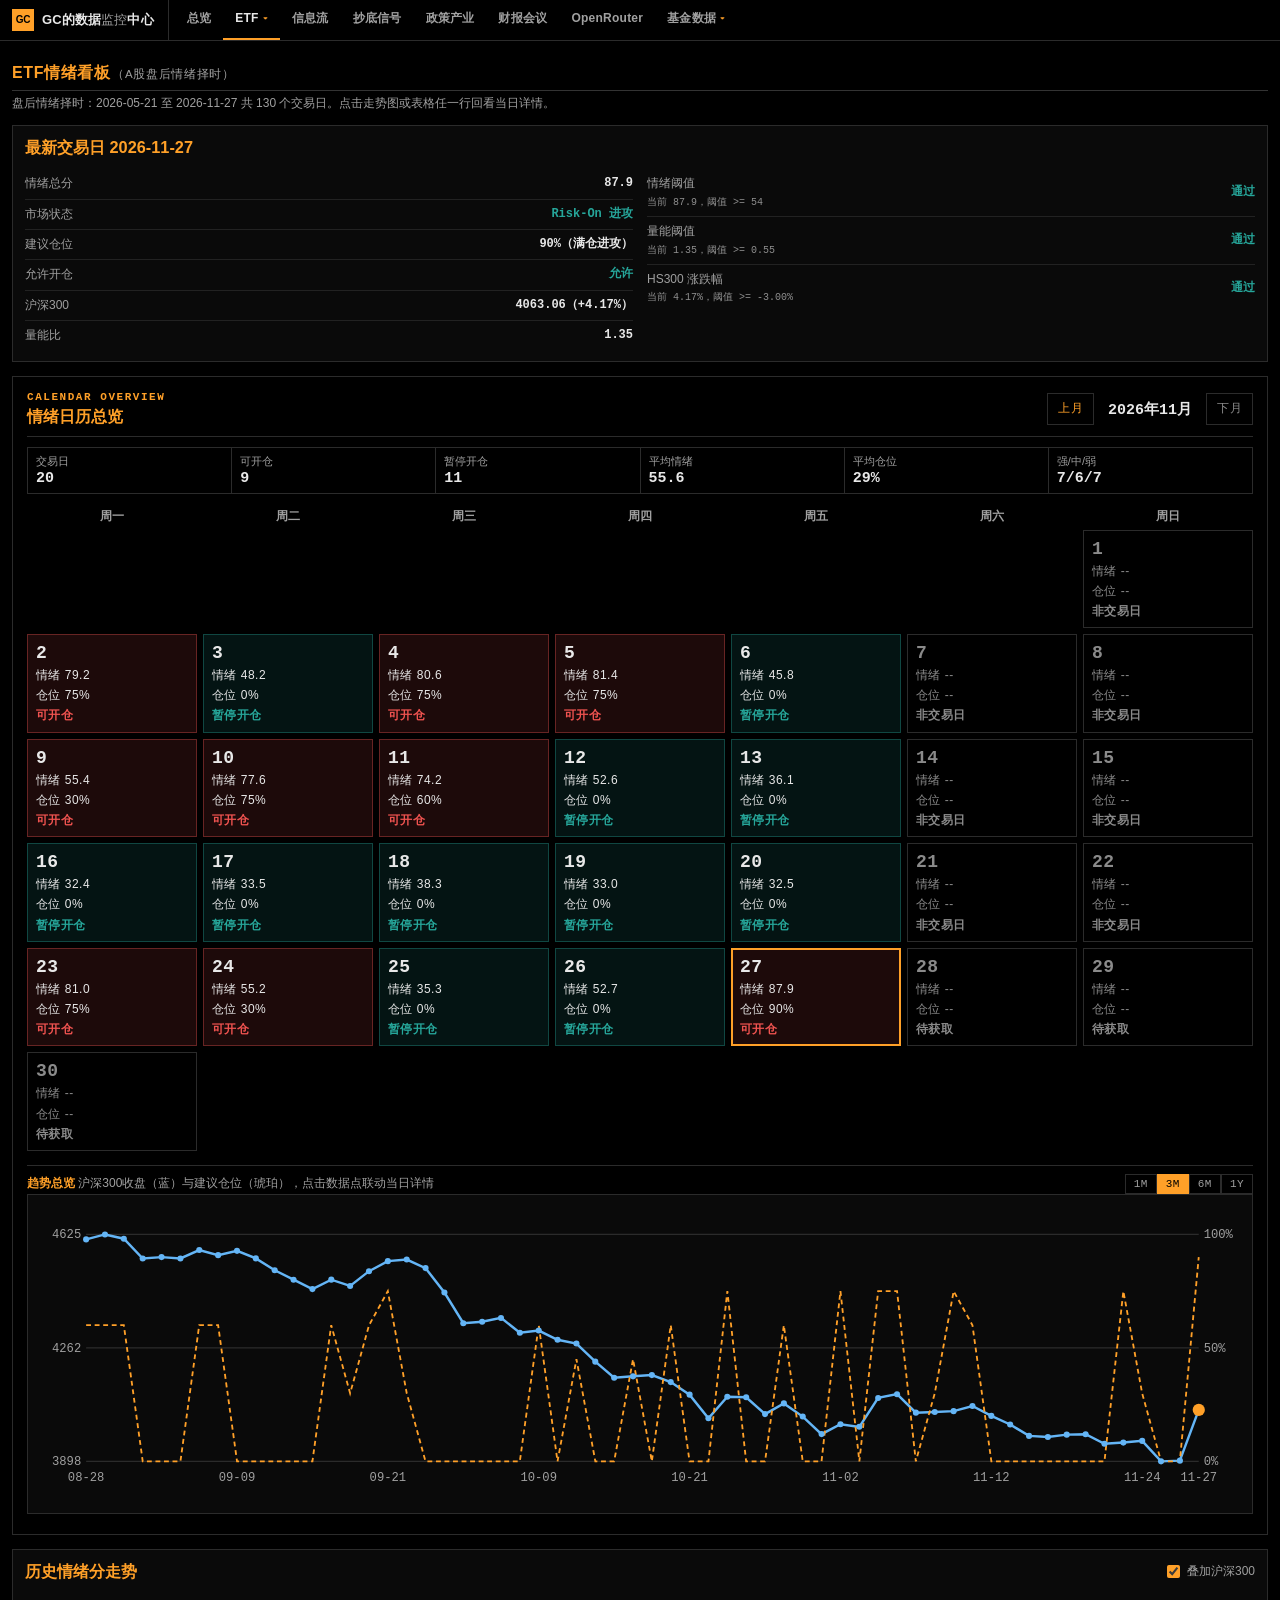
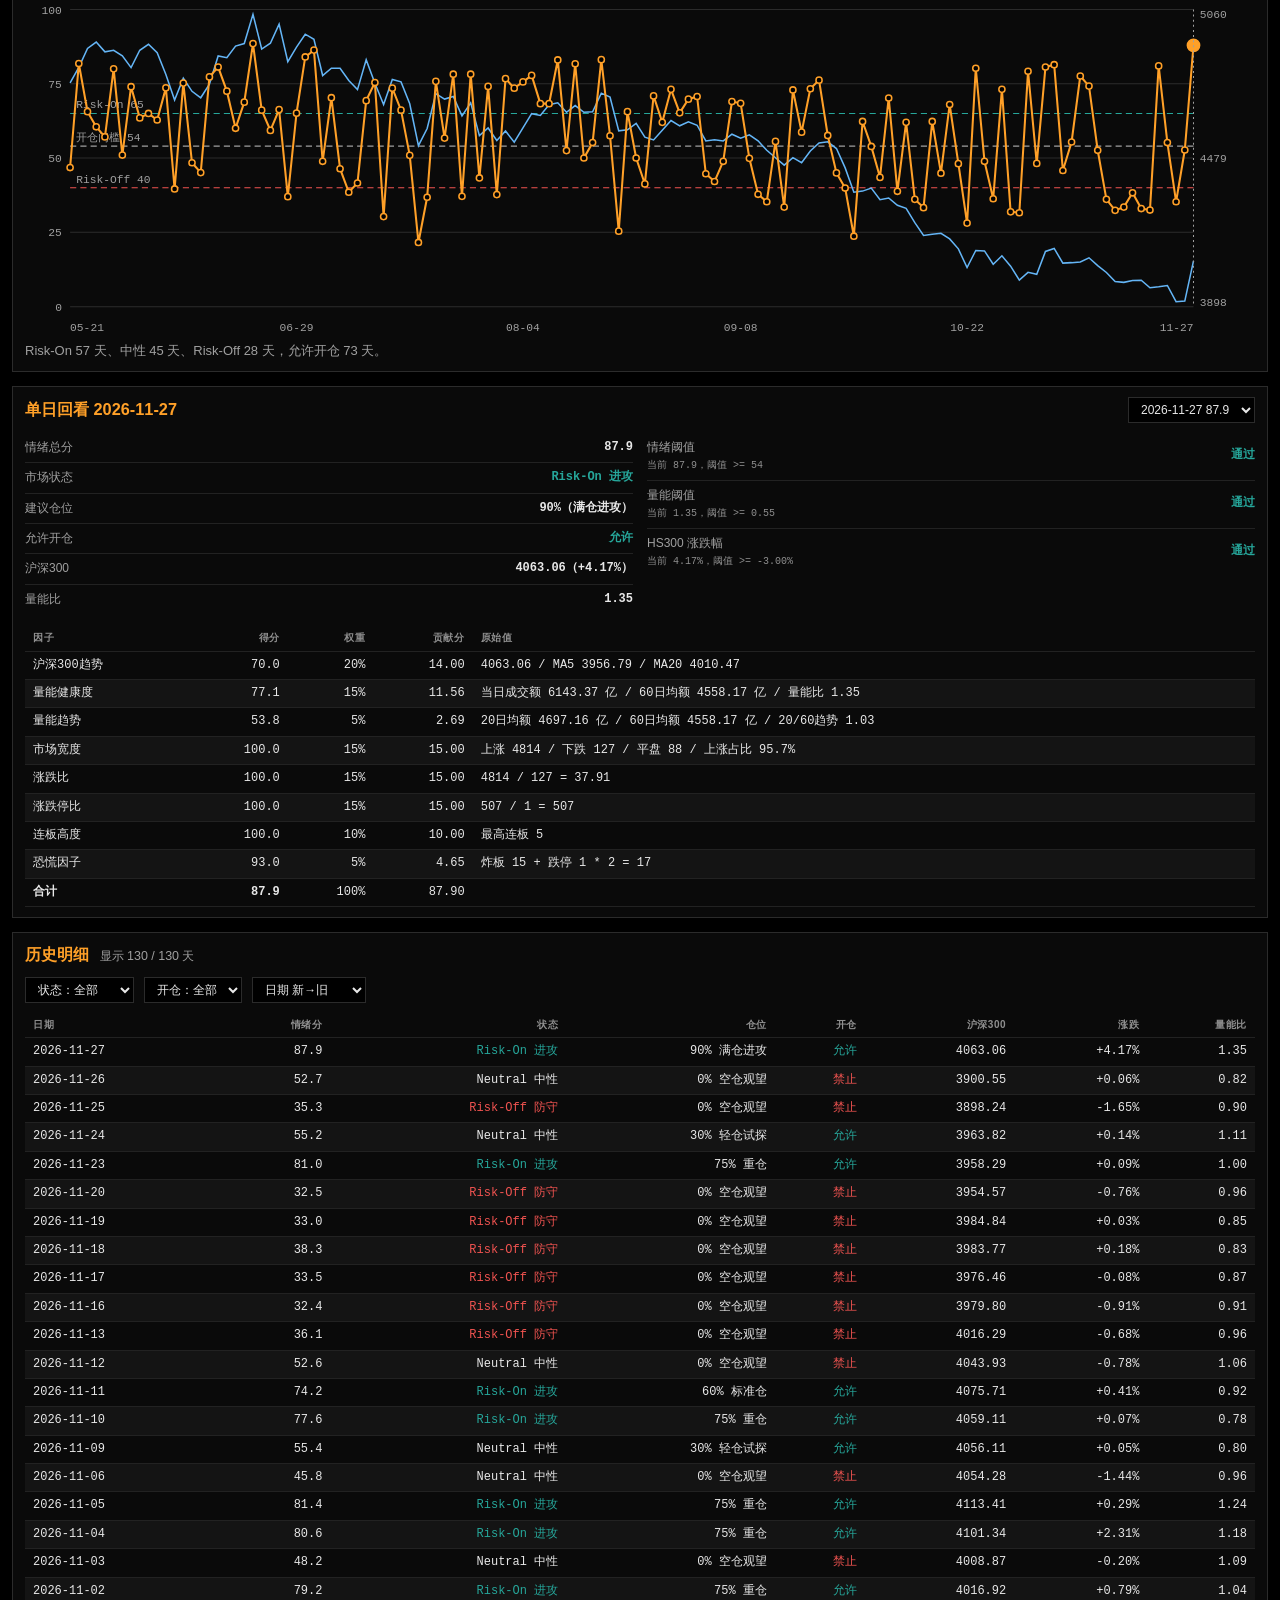
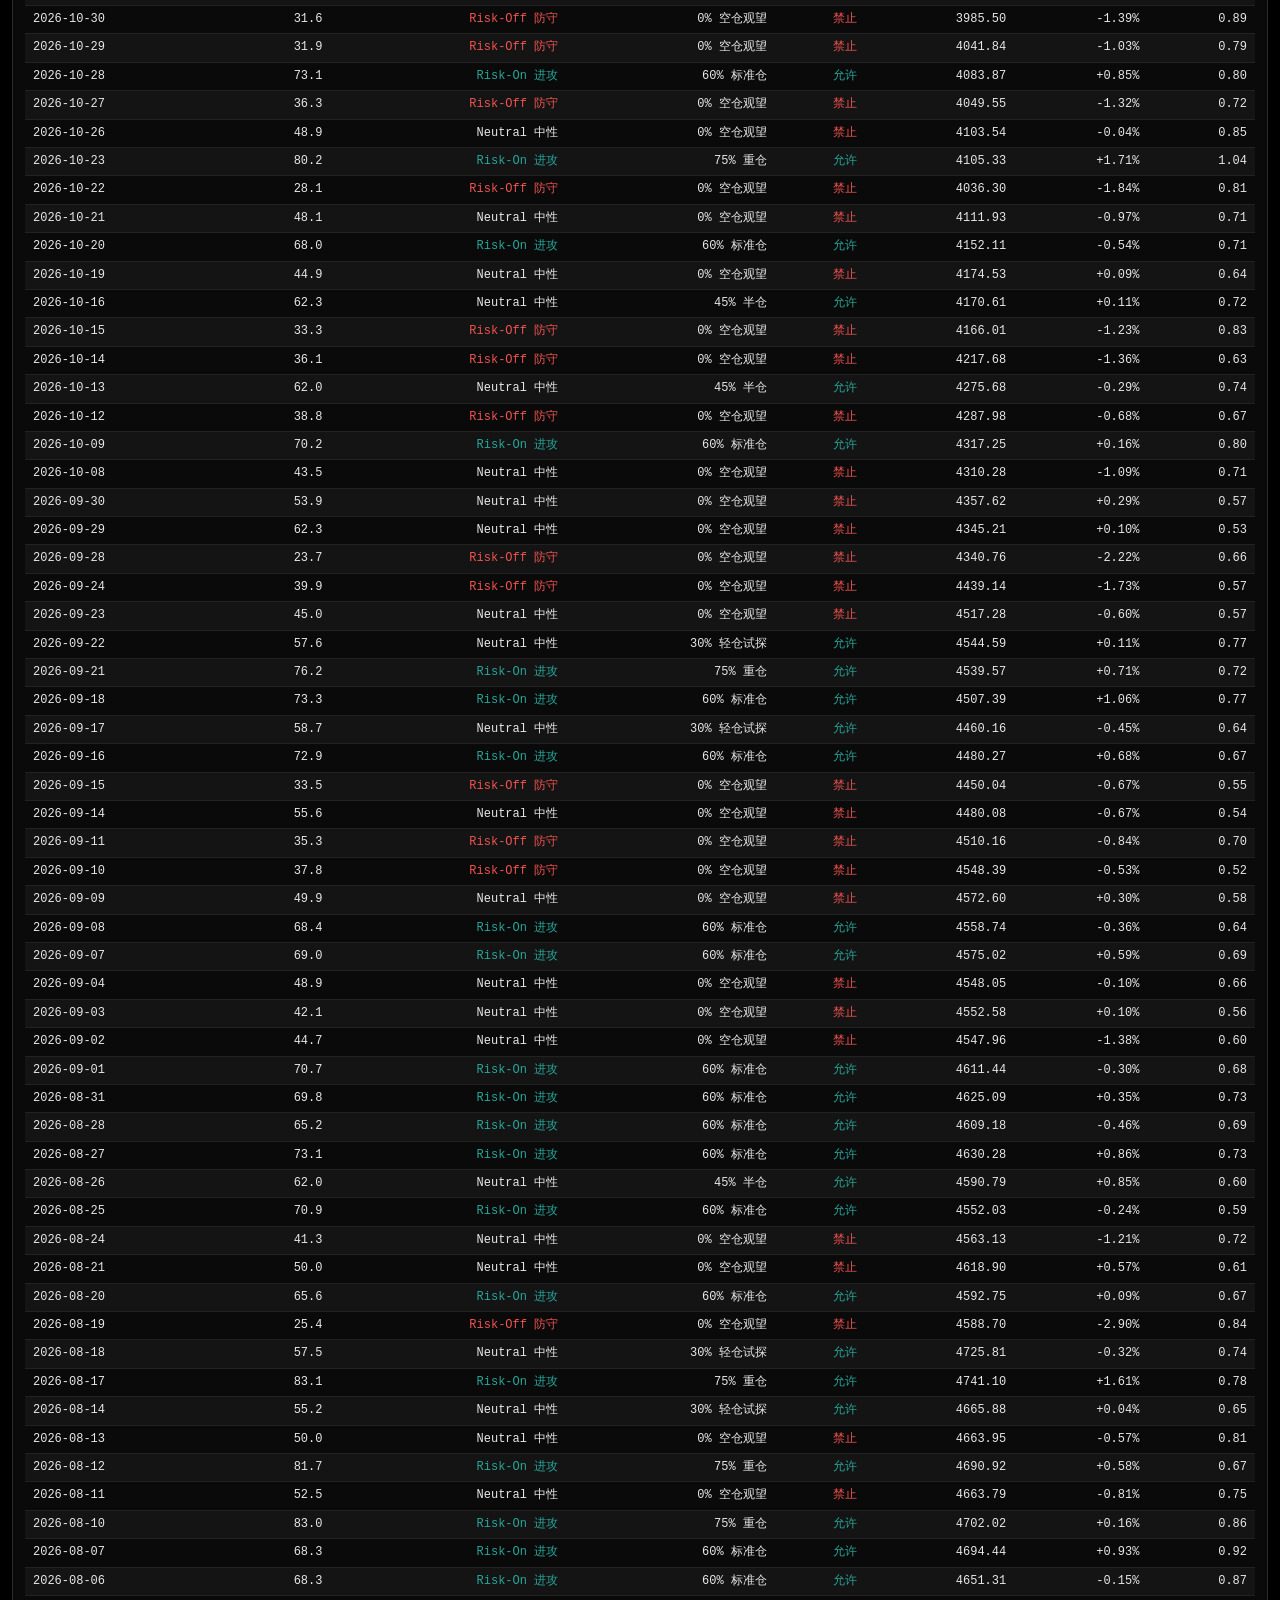
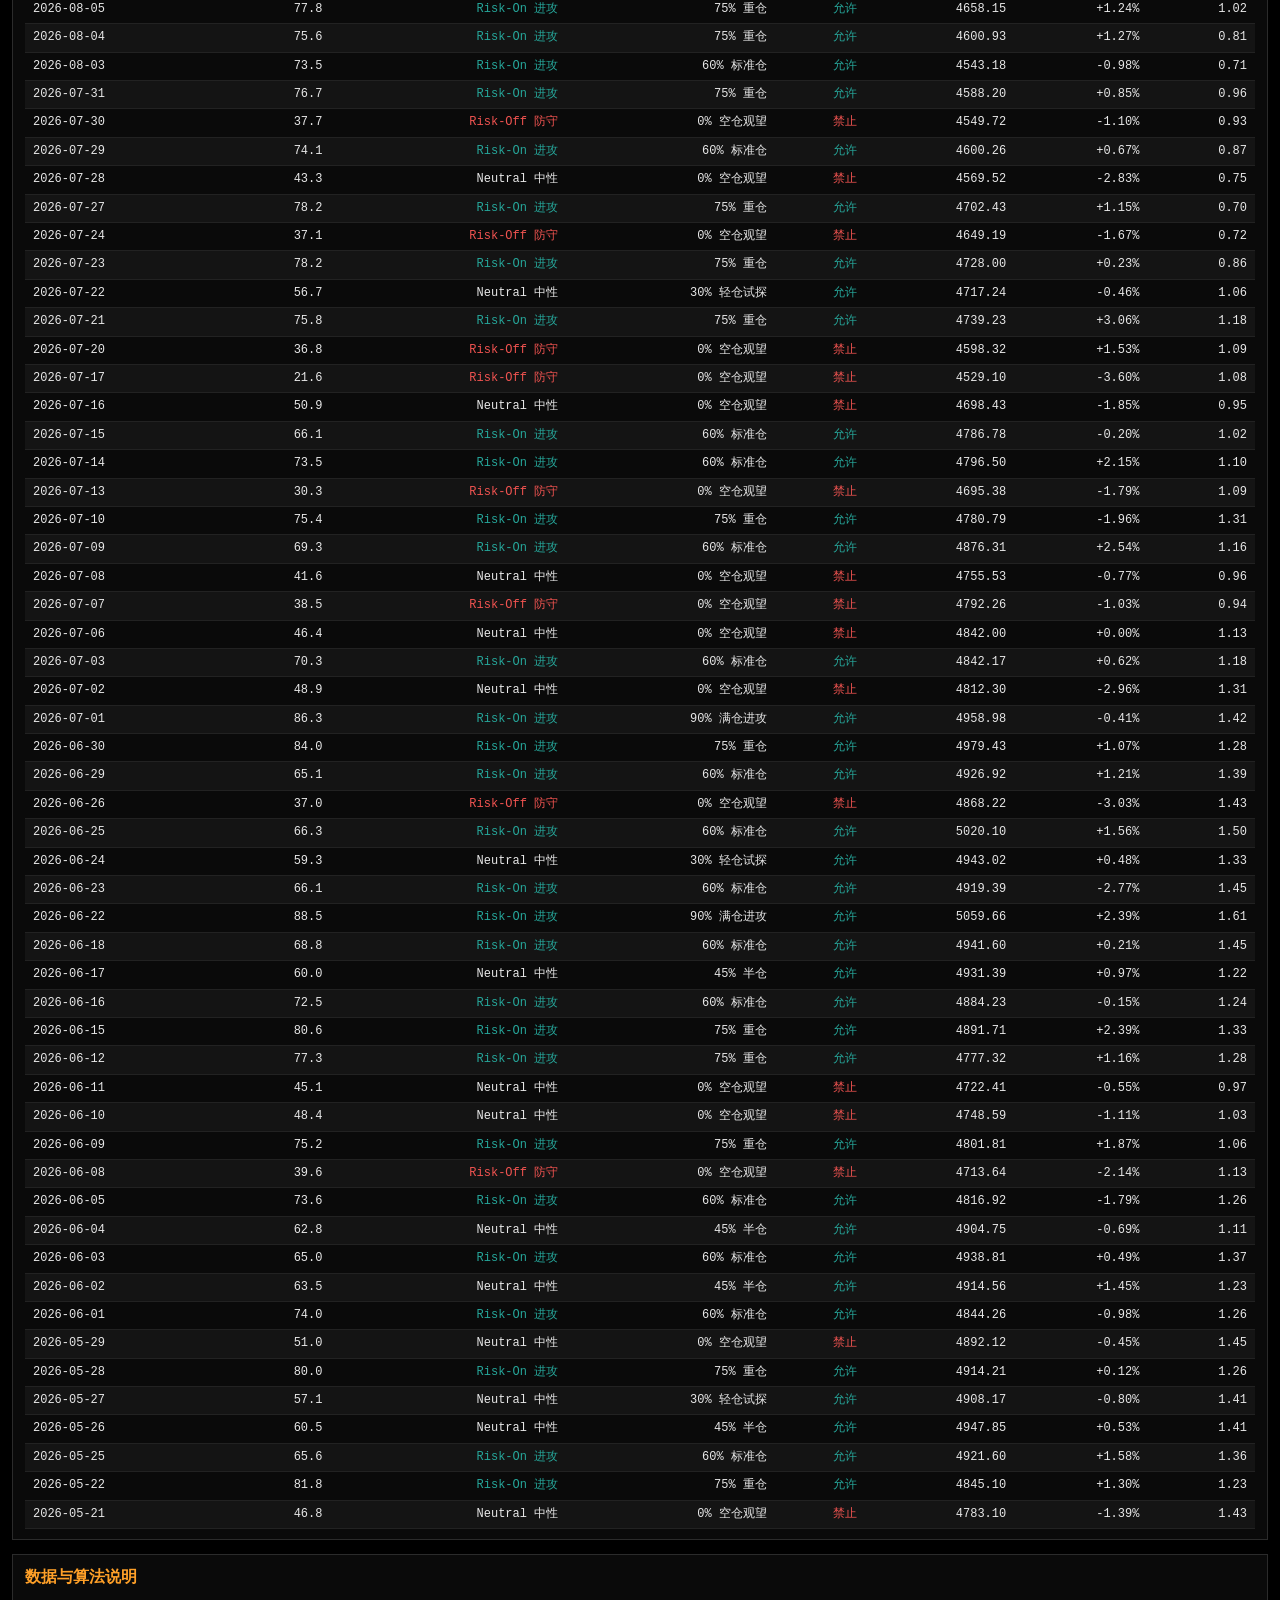
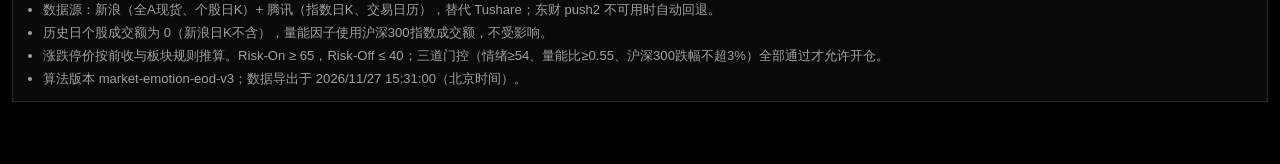
<file: sentiment/index.html>
<!DOCTYPE html>
<html lang="zh-CN">
<head>
  <meta charset="UTF-8" />
  <meta name="viewport" content="width=device-width, initial-scale=1" />
  <title>ETF情绪看板 · GC的数据监控中心</title>
  <link rel="stylesheet" href="../assets/theme.css" />
  <style>
    /* page-local tokens consumed by the inline JS/SVG chart, mapped to site palette */
    .wrap{--line:var(--bd);--mute:var(--mu);--blue:var(--bb);--gold:var(--blu);--ok:var(--neg);--bad:var(--pos);--fg:var(--tx)}
    #chart{--bg:#000;display:block;background:var(--surface)}
    .page-title .title-note{font-weight:500;font-size:.72em;color:var(--mu);margin-left:.15em}
    .scard{margin-bottom:14px}
    .scard h2{margin:0 0 10px;font-size:1.02rem;font-weight:650;color:var(--bb)}
    .scard h2 .sub{font-weight:400;color:var(--mu);font-size:.78rem;margin-left:6px}
    .sub{color:var(--mu)}
    .sgrid{display:grid;grid-template-columns:repeat(auto-fit,minmax(260px,1fr));gap:14px}
    .kv{display:flex;justify-content:space-between;align-items:center;gap:10px;border-bottom:1px solid var(--bd-2);padding:6px 0;font-size:12px}
    .kv:last-child{border:0}.kv>span{color:var(--mu)}.kv b{font-family:var(--mono);font-variant-numeric:tabular-nums;color:var(--tx);text-align:right}
    .kv small.sub{font-family:var(--mono);color:var(--mu-2)}
    .ok,b.ok,td.ok,.kv b .ok{color:var(--neg)}.bad,b.bad,td.bad,.kv b .bad{color:var(--pos)}
    .row{display:flex;flex-wrap:wrap;gap:10px;align-items:center;margin-bottom:10px}
    .row label{color:var(--mu);font-size:12px;display:inline-flex;align-items:center;gap:4px}
    .row input[type=checkbox]{accent-color:var(--bb)}
    select{font:inherit;font-size:12px;color:var(--tx);background:#000;border:1px solid var(--bd);border-radius:0;padding:4px 8px}
    select:focus{outline:1px solid var(--bb)}
    .tw{overflow-x:auto}
    table.data{white-space:nowrap}
    table.data th,table.data td{text-align:right}
    table.data th:first-child,table.data td:first-child,table.data td.l,table.data th.l{text-align:left}
    table.data td.l{white-space:normal;min-width:220px}
    table.data tbody tr{cursor:pointer}table.data tbody tr:hover{background:rgba(255,100,0,.06)}
    svg text{fill:var(--mu);font-size:11px;font-family:var(--mono)}
    .scard ul{padding-left:18px;color:var(--mu);line-height:1.75;font-size:.82rem;margin:0}
    @media (max-width:719px){
      .sgrid{grid-template-columns:1fr;gap:6px}
      .scard h2{font-size:.92rem;line-height:1.35}
      .row{gap:6px}.row h2{flex-basis:100%!important}
      .row select{flex:1 1 140px;min-width:0;max-width:100%}
      #ds{flex-basis:100%}
      .kv{font-size:12px}
      table.data td.l{min-width:180px}
      #chart{height:auto;min-height:200px}
      svg text{font-size:16px}
      .scard ul{font-size:.78rem;line-height:1.55;word-break:break-word}
    }
  </style>
</head>
<body>
  <header class="app-header">
    <div class="inner">
      <div class="brand"><div class="brand-mark"></div><h1>GC的数据<span>监控</span>中心</h1></div>
      <nav class="nav">
        <a href="../" data-match="/">总览</a>
        <div class="nav-dd" data-match="/etf">
          <button type="button" class="nav-dd-btn active" aria-haspopup="true" aria-expanded="false" aria-controls="nav-dd-etf">ETF<span class="nav-dd-caret" aria-hidden="true">▾</span></button>
          <div class="nav-dd-panel" id="nav-dd-etf" role="menu" aria-label="ETF">
            <a href="../etf/" role="menuitem">国家队追踪</a>
            <a href="../sentiment/" role="menuitem">情绪看板</a>
            <a href="../momentum/" role="menuitem">动量排名</a>
          </div>
        </div>
        <a href="../feed/" data-match="/feed">信息流</a>
        <a href="../bottom/" data-match="/bottom">抄底信号</a>
        <a href="../policy/" data-match="/policy">政策产业</a>
        <a href="../earnings/" data-match="/earnings">财报会议</a>
        <a href="../openrouter/" data-match="/openrouter">OpenRouter</a>
        <div class="nav-dd" data-match="/funds">
          <button type="button" class="nav-dd-btn" aria-haspopup="true" aria-expanded="false" aria-controls="nav-dd-funds">基金数据<span class="nav-dd-caret" aria-hidden="true">▾</span></button>
          <div class="nav-dd-panel" id="nav-dd-funds" role="menu" aria-label="基金数据">
            <a href="../funds/" role="menuitem">公募基金</a>
            <a href="../funds/?view=private" role="menuitem">私募基金</a>
          </div>
        </div>
      </nav>
    </div>
  </header>

  <main class="wrap">

<h2 class="page-title">ETF情绪看板<span class="title-note">（A股盘后情绪择时）</span></h2>
<p class="page-sub" id="sum">加载 data/history.json …</p>
<div class="panel scard"><h2 id="lh"></h2><div class="sgrid"><div id="lp"></div><div id="lg"></div></div></div>
<!-- 情绪日历 (from calendar-snippet.html, scoped under #emo-cal) -->
<style>
#emo-cal{--c-bg:var(--bg,#000);--c-row:var(--row,#1a1a1a);--c-bd:var(--bd,#2b2b2b);--c-tx:var(--tx,#e8e8e8);--c-mu:var(--mu,#a0a0a0);--c-mu3:var(--mu-3,#5c5c5c);--c-amber:var(--bb,#FFA028);--c-up:var(--pos,#ef5350);--c-down:var(--neg,#26a69a);--c-blu:var(--blu,#64b5f6);
  background:var(--c-bg);color:var(--c-tx);font-family:var(--sans,sans-serif);border:1px solid var(--c-bd);padding:14px;max-width:var(--max,1280px);margin:0 auto}
#emo-cal .hd{display:flex;justify-content:space-between;align-items:center;gap:12px;flex-wrap:wrap;border-bottom:var(--hair,1px solid #2b2b2b);padding-bottom:8px;margin-bottom:10px}
#emo-cal .kick{color:var(--c-amber);font:700 11px var(--mono,monospace);letter-spacing:.14em;text-transform:uppercase}
#emo-cal h2{margin:2px 0 0;font-size:18px;color:var(--c-amber)}
#emo-cal .hd .bar{display:flex;align-items:center;gap:8px;height:auto;margin-top:0;overflow:visible;background:transparent;flex-wrap:wrap}
#emo-cal button.cal-nav{background:transparent;border:1px solid var(--c-bd);color:var(--c-amber);font:12px var(--mono,monospace);padding:4px 10px;min-height:32px;line-height:1.2;cursor:pointer;border-radius:var(--r-sm,0)}
#emo-cal button.cal-nav:disabled{color:var(--c-mu3);cursor:default}
#emo-cal .ml{font:700 15px var(--mono,monospace);min-width:96px;text-align:center}
#emo-cal .stats{display:grid;grid-template-columns:repeat(6,minmax(0,1fr));gap:1px;background:var(--c-bd);border:1px solid var(--c-bd);margin-bottom:10px}
#emo-cal .stats div{background:var(--c-bg);padding:6px 8px;font-size:11px;color:var(--c-mu)}
#emo-cal .stats b{display:block;font:700 15px var(--mono,monospace);color:var(--c-tx);font-variant-numeric:tabular-nums}
#emo-cal .wk,#emo-cal .grid{display:grid;grid-template-columns:repeat(7,minmax(0,1fr));gap:6px}
#emo-cal .grid{background:transparent}
#emo-cal .wk span{text-align:center;font-size:12px;font-weight:700;color:var(--c-mu);padding:4px 0}
#emo-cal .cell{min-height:96px;padding:8px;border:1px solid var(--c-bd);background:var(--c-row);text-align:left;color:var(--c-tx);font:12px var(--sans,sans-serif);cursor:pointer;transition:border-color .15s}
#emo-cal .cell:hover:not(:disabled){border-color:var(--c-amber)}
#emo-cal .cell:disabled{cursor:default}
#emo-cal .cell.empty{background:transparent;border-color:transparent}
#emo-cal .cell.open{background:color-mix(in srgb,var(--c-up) 12%,transparent);border-color:color-mix(in srgb,var(--c-up) 35%,transparent)}
#emo-cal .cell.blocked{background:color-mix(in srgb,var(--c-down) 12%,transparent);border-color:color-mix(in srgb,var(--c-down) 35%,transparent)}
#emo-cal .cell.off,#emo-cal .cell.future{background:transparent;color:var(--c-mu3)}
#emo-cal .cell.sel{outline:2px solid var(--c-amber);outline-offset:-2px}
#emo-cal .d{font:700 18px var(--mono,monospace)}
#emo-cal .s,#emo-cal .p,#emo-cal .st{margin-top:4px;line-height:1.35;font-variant-numeric:tabular-nums}
#emo-cal .st{font-weight:700}
#emo-cal .st-s{display:none}
#emo-cal .open .st{color:var(--c-up)} #emo-cal .blocked .st{color:var(--c-down)}
#emo-cal .trend{margin-top:14px;border-top:var(--hair,1px solid #2b2b2b);padding-top:8px}
#emo-cal .trend .th{display:flex;justify-content:space-between;align-items:center;font-size:12px;color:var(--c-mu)}
#emo-cal .trend .th b{color:var(--c-amber)}
#emo-cal .rg button{background:transparent;border:1px solid var(--c-bd);color:var(--c-mu);font:11px var(--mono,monospace);padding:3px 8px;cursor:pointer}
#emo-cal .rg button.on{color:#000;background:var(--c-amber);border-color:var(--c-amber)}
#emo-cal svg text{fill:var(--c-mu);font:10px var(--mono,monospace)}
@media(max-width:820px){#emo-cal .cell{min-height:80px;padding:6px}#emo-cal .stats{grid-template-columns:repeat(3,1fr)}}
</style>

<section id="emo-cal" class="panel scard" aria-label="情绪日历总览">
  <div class="hd">
    <div><div class="kick">Calendar Overview</div><h2>情绪日历总览</h2></div>
    <div class="bar"><button class="cal-nav" data-act="prev">上月</button><span class="ml"></span><button class="cal-nav" data-act="next">下月</button></div>
  </div>
  <div class="stats"></div>
  <div class="wk"><span>周一</span><span>周二</span><span>周三</span><span>周四</span><span>周五</span><span>周六</span><span>周日</span></div>
  <div class="grid"></div>
  <div class="trend">
    <div class="th"><span><b>趋势总览</b> 沪深300收盘（蓝）与建议仓位（琥珀），点击数据点联动当日详情</span>
      <span class="rg"><button data-r="1">1m</button><button data-r="3" class="on">3m</button><button data-r="6">6m</button><button data-r="12">1y</button></span></div>
    <svg class="chart" viewBox="0 0 1000 220" width="100%"></svg>
  </div>
</section>

<script>
(function () {
  const root = document.getElementById('emo-cal');
  const $ = (s) => root.querySelector(s);
  let days = [], map = {}, months = [], mi = 0, sel = null, range = 3;
  const mq = window.matchMedia('(max-width:719px)');
  mq.addEventListener('change', () => { if (days.length) drawTrend(); });
  const ymd = (d) => d.getFullYear() + String(d.getMonth() + 1).padStart(2, '0') + String(d.getDate()).padStart(2, '0');
  const today = ymd(new Date());

  function select(date) {
    sel = date;
    const i = months.indexOf(date.slice(0, 6)); if (i >= 0) mi = i;
    render();
    history.replaceState(null, '', '#day-' + date);
    window.dispatchEvent(new CustomEvent('emo:day-select', { detail: { date, day: map[date] } }));
  }

  function render() {
    const m = months[mi], y = +m.slice(0, 4), mo = +m.slice(4, 6);
    $('.ml').textContent = y + '年' + mo + '月';
    root.querySelector('[data-act=prev]').disabled = mi <= 0;
    root.querySelector('[data-act=next]').disabled = mi >= months.length - 1;
    const md = days.filter((d) => d.date.startsWith(m));
    const open = md.filter((d) => d.allowOpen).length;
    const avg = (k) => md.length ? (md.reduce((s, d) => s + d[k], 0) / md.length) : 0;
    const cnt = (r) => md.filter((d) => d.regime === r).length;
    $('.stats').innerHTML = [
      ['交易日', md.length], ['可开仓', open], ['暂停开仓', md.length - open],
      ['平均情绪', avg('emotionScore').toFixed(1)], ['平均仓位', avg('suggestedPosition').toFixed(0) + '%'],
      ['强/中/弱', cnt('strong') + '/' + cnt('neutral') + '/' + cnt('weak')],
    ].map(([k, v]) => `<div>${k}<b>${v}</b></div>`).join('');
    const first = new Date(y, mo - 1, 1).getDay(), lead = first === 0 ? 6 : first - 1, total = new Date(y, mo, 0).getDate();
    const first0 = days[0].date, last0 = days[days.length - 1].date;
    let html = '<div class="cell empty"></div>'.repeat(lead);
    for (let i = 1; i <= total; i++) {
      const ds = m + String(i).padStart(2, '0'), d = map[ds], wd = new Date(y, mo - 1, i).getDay();
      let cls = 'cell', st, sh = '';
      if (d) { cls += d.allowOpen ? ' open' : ' blocked'; st = d.allowOpen ? '可开仓' : '暂停开仓'; sh = d.allowOpen ? '开仓' : '暂停'; }
      else if (ds > today || ds > last0) { cls += ' future'; st = ds > today ? '未到交易日' : '待获取'; }
      else { cls += ' off'; st = (wd === 0 || wd === 6 || (ds >= first0)) ? '非交易日' : '无数据'; }
      if (ds === sel) cls += ' sel';
      html += `<button type="button" class="${cls}" data-d="${ds}" ${d ? '' : 'disabled'} title="${d ? d.regimeLabel : st}">
        <div class="d">${i}</div><div class="s">情绪 ${d ? d.emotionScore.toFixed(1) : '--'}</div>
        <div class="p">仓位 ${d ? d.suggestedPosition + '%' : '--'}</div><div class="st" data-short="${sh}"><span class="st-f">${st}</span><span class="st-s">${sh}</span></div></button>`;
    }
    $('.grid').innerHTML = html;
    drawTrend();
  }

  function drawTrend() {
    const mob = mq.matches, W = mob ? 400 : 1000, H = mob ? 240 : 220, L = mob ? 52 : 46, R = mob ? 48 : 42, T = 12, B = mob ? 26 : 22;
    $('.chart').setAttribute('viewBox', `0 0 ${W} ${H}`);
    const end = days[days.length - 1].date;
    const ed = new Date(+end.slice(0, 4), +end.slice(4, 6) - 1 - range, +end.slice(6));
    const s = days.filter((d) => d.date > ymd(ed));
    if (s.length < 2) { $('.chart').innerHTML = ''; return; }
    const cs = s.map((d) => d.hs300Close), lo = Math.min(...cs), hi = Math.max(...cs);
    const x = (i) => L + i * (W - L - R) / (s.length - 1);
    const yc = (v) => T + (hi - v) * (H - T - B) / ((hi - lo) || 1);
    const yp = (v) => T + (100 - v) * (H - T - B) / 100;
    const line = (f) => s.map((d, i) => (i ? 'L' : 'M') + x(i).toFixed(1) + ',' + f(d).toFixed(1)).join('');
    let g = '';
    [0, 50, 100].forEach((v) => { g += `<line x1="${L}" x2="${W - R}" y1="${yp(v)}" y2="${yp(v)}" stroke="var(--c-bd)"/><text x="${W - R + 4}" y="${yp(v) + 3}">${v}%</text>`; });
    [lo, (lo + hi) / 2, hi].forEach((v) => { g += `<text x="${L - 4}" y="${yc(v) + 3}" text-anchor="end">${Math.round(v)}</text>`; });
    g += `<path d="${line((d) => yc(d.hs300Close))}" fill="none" stroke="var(--c-blu)" stroke-width="2"/>`;
    g += `<path d="${line((d) => yp(d.suggestedPosition))}" fill="none" stroke="var(--c-amber)" stroke-width="1.5" stroke-dasharray="4 3"/>`;
    const step = Math.max(1, Math.ceil(s.length / (mob ? 4 : 8)));
    s.forEach((d, i) => {
      const on = d.date === sel;
      g += `<circle cx="${x(i)}" cy="${yc(d.hs300Close)}" r="${on ? 5 : 2.5}" fill="${on ? 'var(--c-amber)' : 'var(--c-blu)'}" data-d="${d.date}" style="cursor:pointer"><title>${d.date} 沪深300 ${d.hs300Close} 仓位 ${d.suggestedPosition}% 情绪 ${d.emotionScore}</title></circle>`;
      if (i % step === 0 || i === s.length - 1) g += `<text x="${x(i)}" y="${H - 6}" text-anchor="middle">${d.date.slice(4, 6)}-${d.date.slice(6)}</text>`;
    });
    $('.chart').innerHTML = g;
  }

  root.addEventListener('click', (e) => {
    const n = e.target.closest('[data-d],[data-act],[data-r]'); if (!n || n.disabled) return;
    if (n.dataset.d && map[n.dataset.d]) return select(n.dataset.d);
    if (n.dataset.act) { mi += n.dataset.act === 'prev' ? -1 : 1; mi = Math.max(0, Math.min(months.length - 1, mi)); render(); }
    if (n.dataset.r) { range = +n.dataset.r; root.querySelectorAll('.rg button').forEach((b) => b.classList.toggle('on', b === n)); drawTrend(); }
  });

  (window.__emoHist = window.__emoHist || fetch('./data/history.json', { cache: 'no-cache' }).then((r) => r.json())).then((j) => {
    days = (j.days || []).slice().sort((a, b) => a.date.localeCompare(b.date));
    if (!days.length) return;
    days.forEach((d) => { map[d.date] = d; });
    months = [...new Set(days.map((d) => d.date.slice(0, 6)))];
    const h = (location.hash.match(/day-(\d{8})/) || [])[1];
    sel = h && map[h] ? h : days[days.length - 1].date;
    mi = months.indexOf(sel.slice(0, 6));
    render();
  }).catch((e) => { root.querySelector('.grid').textContent = '数据加载失败：' + e.message; });
})();
</script>
<style>
/* integration overrides: sit inside page flow as a site panel */
#emo-cal.panel{max-width:none;margin:0 0 14px}
#emo-cal h2{font-size:1.02rem}
@media (max-width:719px){
  #emo-cal.panel{padding:10px}
  #emo-cal .wk,#emo-cal .grid{gap:3px}
  #emo-cal .wk span{font-size:11px}
  #emo-cal .cell{min-height:58px;padding:4px 3px;font-size:10px;overflow:hidden;min-width:0}
  #emo-cal .d{font-size:14px}
  #emo-cal .s,#emo-cal .p{display:none}
  #emo-cal .st{font-size:11px;white-space:nowrap;overflow:hidden;text-overflow:clip}
  #emo-cal .st-f{display:none}
  #emo-cal .st-s{display:inline}
  #emo-cal .cell.off .st,#emo-cal .cell.future .st{display:none}
  #emo-cal svg.chart{height:auto;aspect-ratio:400/240;padding:0}
  #emo-cal .ml{min-width:80px;font-size:13px}
  #emo-cal .trend .th{flex-wrap:wrap;gap:6px}
  #emo-cal svg text{font-size:16px}
}
</style>
<div class="panel scard"><div class="row"><h2 style="margin:0;flex:1">历史情绪分走势</h2><label><input type="checkbox" id="hs" checked> 叠加沪深300</label></div>
<svg id="chart" viewBox="0 0 1200 340" width="100%"></svg><div class="sub" id="stat"></div></div>
<div class="panel scard"><div class="row"><h2 style="margin:0;flex:1" id="dh"></h2><select id="ds"></select></div>
<div class="sgrid"><div id="dp"></div><div id="dg"></div></div>
<div class="tw tbl" style="margin-top:12px"><table class="data"><thead><tr><th>因子</th><th>得分</th><th>权重</th><th>贡献分</th><th class="l">原始值</th></tr></thead><tbody id="ft"></tbody></table></div></div>
<div class="panel scard"><h2>历史明细 <span class="sub" id="cnt"></span></h2><div class="row">
<select id="fr"><option value="all">状态：全部</option><option value="strong">Risk-On 进攻</option><option value="neutral">Neutral 中性</option><option value="weak">Risk-Off 防守</option></select>
<select id="fo"><option value="all">开仓：全部</option><option value="1">允许</option><option value="0">禁止</option></select>
<select id="so"><option value="date:-1">日期 新→旧</option><option value="date:1">日期 旧→新</option><option value="emotionScore:-1">情绪分 高→低</option><option value="emotionScore:1">情绪分 低→高</option><option value="hs300ChangePct:-1">涨幅 高→低</option><option value="hs300ChangePct:1">涨幅 低→高</option></select></div>
<div class="tw tbl"><table class="data"><thead><tr><th>日期</th><th>情绪分</th><th>状态</th><th>仓位</th><th>开仓</th><th>沪深300</th><th>涨跌</th><th>量能比</th></tr></thead><tbody id="ht"></tbody></table></div></div>
<div class="panel scard"><h2>数据与算法说明</h2><ul>
<li>数据源：新浪（全A现货、个股日K）+ 腾讯（指数日K、交易日历），替代 Tushare；东财 push2 不可用时自动回退。</li>
<li>历史日个股成交额为 0（新浪日K不含），量能因子使用沪深300指数成交额，不受影响。</li>
<li>涨跌停价按前收与板块规则推算。Risk-On ≥ 65，Risk-Off ≤ 40；三道门控（情绪≥54、量能比≥0.55、沪深300跌幅不超3%）全部通过才允许开仓。</li>
<li id="algo"></li></ul></div>
  </main>
  <script src="../assets/shell.js"></script>
<script>
const $=id=>document.getElementById(id),RL={strong:"Risk-On 进攻",neutral:"Neutral 中性",weak:"Risk-Off 防守"},RC={strong:"ok",weak:"bad",neutral:""};
const lab=d=>d.slice(0,4)+"-"+d.slice(4,6)+"-"+d.slice(6),pct=v=>(v>=0?"+":"")+v.toFixed(2)+"%";
let D=[],sel="";
function props(d){return [["情绪总分",d.emotionScore.toFixed(1)],["市场状态",`<span class="${RC[d.regime]}">${RL[d.regime]}</span>`],["建议仓位",`${d.suggestedPosition}%（${d.positionTier}）`],["允许开仓",d.allowOpen?'<span class="ok">允许</span>':'<span class="bad">禁止</span>'],["沪深300",`${d.hs300Close}（${pct(d.hs300ChangePct)}）`],["量能比",d.volumeRatio.toFixed(2)]].map(([k,v])=>`<div class="kv"><span>${k}</span><b>${v}</b></div>`).join("")}
function gates(d){return d.gates.map(g=>`<div class="kv"><span>${g.label}<br><small class="sub">当前 ${g.current}，阈值 ${g.threshold}</small></span><b class="${g.passed?"ok":"bad"}">${g.passed?"通过":"未通过"}</b></div>`).join("")}
function chart(){const W=1200,H=340,L=44,hs=$("hs").checked,R=hs?60:16,T=16,B=34,n=D.length,x=i=>L+i*(W-L-R)/(n-1),y=v=>T+(100-v)*(H-T-B)/100;
 const cs=D.map(d=>d.hs300Close),mn=Math.min(...cs)-20,mx=Math.max(...cs)+20,yc=v=>T+(mx-v)*(H-T-B)/(mx-mn);let s="";
 [0,25,50,75,100].forEach(v=>s+=`<line x1=${L} x2=${W-R} y1=${y(v)} y2=${y(v)} stroke="var(--line)"/><text x=${L-8} y=${y(v)+4} text-anchor="end">${v}</text>`);
 [[65,"Risk-On 65","var(--ok)"],[54,"开仓门槛 54","var(--mute)"],[40,"Risk-Off 40","var(--bad)"]].forEach(([v,t,c])=>s+=`<line x1=${L} x2=${W-R} y1=${y(v)} y2=${y(v)} stroke="${c}" stroke-dasharray="6 4"/><text x=${L+6} y=${y(v)-5}>${t}</text>`);
 if(hs){s+=`<path d="${D.map((d,i)=>(i?"L":"M")+x(i)+","+yc(d.hs300Close)).join("")}" fill="none" stroke="var(--gold)" stroke-width="1.5"/>`;[mn+20,(mn+mx)/2,mx-20].forEach(v=>s+=`<text x=${W-R+6} y=${yc(v)+4}>${Math.round(v)}</text>`)}
 s+=`<path d="${D.map((d,i)=>(i?"L":"M")+x(i)+","+y(d.emotionScore)).join("")}" fill="none" stroke="var(--blue)" stroke-width="2"/>`;
 const si=D.findIndex(d=>d.date===sel);D.forEach((d,i)=>s+=`<circle cx=${x(i)} cy=${y(d.emotionScore)} r=${i===si?6:3} fill="${i===si?"var(--blue)":"var(--bg)"}" stroke="var(--blue)" stroke-width="1.5"/>`);
 if(si>=0)s+=`<line x1=${x(si)} x2=${x(si)} y1=${T} y2=${H-B} stroke="var(--mute)" stroke-dasharray="2 3"/>`;
 [0,.2,.4,.6,.8,1].map(f=>Math.round(f*(n-1))).forEach((i,k)=>s+=`<text x=${x(i)} y=${H-10} text-anchor="${k?k==5?"end":"middle":"start"}">${D[i].date.slice(4,6)}-${D[i].date.slice(6)}</text>`);
 const w=(W-L-R)/(n-1);D.forEach((d,i)=>s+=`<rect x=${x(i)-w/2} y=${T} width=${w} height=${H-T-B} fill="transparent" style="cursor:pointer" data-d="${d.date}"><title>${lab(d.date)} 情绪 ${d.emotionScore} ${RL[d.regime]} 沪深300 ${d.hs300Close}</title></rect>`);
 $("chart").innerHTML=s}
function detail(){const d=D.find(x=>x.date===sel);$("dh").textContent="单日回看 "+lab(d.date);$("ds").value=sel;$("dp").innerHTML=props(d);$("dg").innerHTML=gates(d);
 let tot=0;$("ft").innerHTML=d.factors.map(f=>{tot+=f.contribution;return `<tr><td>${f.name}</td><td>${f.score.toFixed(1)}</td><td>${Math.round(f.weight*100)}%</td><td>${f.contribution.toFixed(2)}</td><td class="l">${f.rawValue.replace(/\n/g," / ")}</td></tr>`}).join("")+`<tr><td><b>合计</b></td><td><b>${d.emotionScore.toFixed(1)}</b></td><td>100%</td><td>${tot.toFixed(2)}</td><td></td></tr>`;chart()}
function table(){const r=$("fr").value,o=$("fo").value,[k,dir]=$("so").value.split(":");
 const rows=D.filter(d=>(r==="all"||d.regime===r)&&(o==="all"||String(+d.allowOpen)===o)).sort((a,b)=>(typeof a[k]==="string"?a[k].localeCompare(b[k]):a[k]-b[k])*+dir);
 $("cnt").textContent=`显示 ${rows.length} / ${D.length} 天`;
 $("ht").innerHTML=rows.map(d=>`<tr data-d="${d.date}"><td>${lab(d.date)}</td><td>${d.emotionScore.toFixed(1)}</td><td class="${RC[d.regime]}">${RL[d.regime]}</td><td>${d.suggestedPosition}% ${d.positionTier}</td><td class="${d.allowOpen?"ok":"bad"}">${d.allowOpen?"允许":"禁止"}</td><td>${d.hs300Close.toFixed(2)}</td><td>${pct(d.hs300ChangePct)}</td><td>${d.volumeRatio.toFixed(2)}</td></tr>`).join("")}
const pick=d=>{sel=d;detail()};
const hashDay=()=>(location.hash.match(/^#day-(\d{8})$/)||[])[1];
(window.__emoHist=window.__emoHist||fetch("./data/history.json").then(r=>r.json())).then(j=>{D=j.days.slice().sort((a,b)=>a.date.localeCompare(b.date));const L=D[D.length-1];const hd=hashDay();sel=hd&&D.some(d=>d.date===hd)?hd:L.date;
 $("sum").textContent=`盘后情绪择时：${lab(D[0].date)} 至 ${lab(L.date)} 共 ${D.length} 个交易日。点击走势图或表格任一行回看当日详情。`;
 $("lh").textContent="最新交易日 "+lab(L.date);$("lp").innerHTML=props(L);$("lg").innerHTML=gates(L);
 const c=k=>D.filter(d=>d.regime===k).length;$("stat").textContent=`Risk-On ${c("strong")} 天、中性 ${c("neutral")} 天、Risk-Off ${c("weak")} 天，允许开仓 ${D.filter(d=>d.allowOpen).length} 天。`;
 $("algo").textContent=`算法版本 ${j.algoVersion}；数据导出于 ${new Date(j.exportedAt).toLocaleString("zh-CN",{timeZone:"Asia/Shanghai"})}（北京时间）。`;
 $("ds").innerHTML=[...D].reverse().map(d=>`<option value="${d.date}">${lab(d.date)}  ${d.emotionScore}</option>`).join("");
 detail();table()}).catch(e=>{$("sum").textContent="数据加载失败："+e});
$("chart").addEventListener("click",e=>{const d=e.target.dataset&&e.target.dataset.d;if(d)pick(d)});
$("ht").addEventListener("click",e=>{const tr=e.target.closest("tr");if(tr){pick(tr.dataset.d);$("dh").scrollIntoView({behavior:"smooth"})}});
window.addEventListener("emo:day-select",e=>{const d=e.detail&&e.detail.date;if(d&&D.some(x=>x.date===d)){pick(d);$("dh").scrollIntoView({behavior:"smooth",block:"start"})}});
$("ds").onchange=e=>pick(e.target.value);$("hs").onchange=chart;["fr","fo","so"].forEach(i=>$(i).onchange=table);
</script></body></html>
</file>
<file: assets/theme.css>
/* DESIGN NOTES (Bloomberg Terminal + bloomberg.com UX):
   - Hallmark: amber-on-black (function over form, high contrast, dense)
   - Amber (#FFA028) = non-semantic labels/titles; not for up/down
   - Our market colors stay A-share: up red / down green
   - Layout: flat, hairlines, tabular nums, 11–13px, no card stack
   - bloomberg.com blocked bots here; tokens from Bloomberg UX posts + Terminal convention
*/
/* Bloomberg-inspired terminal shell · A股涨红跌绿 */
:root {
  --bg: #000000;
  --bg-2: #0a0a0a;
  --surface: #0a0a0a;
  --row: #1a1a1a;
  --row-alt: #141414;
  --bd: #2b2b2b;
  --bd-2: #222;
  --tx: #e8e8e8;  /* body; amber reserved for labels */
  --mu: #a0a0a0;
  --mu-2: #8f8f8f;
  --mu-3: #8a8a8a;
  --bb: #ffa028;          /* Terminal amber — titles / chrome */
  --pos: #ef5350;         /* 涨 */
  --neg: #26a69a;         /* 跌 */
  --amb: #ffb74d;
  --blu: #64b5f6;
  --red: #ef5350;
  --cy: #ffa028;
  --accent: #ffa028;
  --mono: "Bloomberg Prop", "SF Mono", Menlo, Consolas, "Courier New", monospace;
  --sans: "PingFang SC", "Helvetica Neue", Arial, "Noto Sans SC", "Microsoft YaHei", sans-serif;
  --r: 0;
  --r-sm: 0;
  --max: 1280px;
  --hair: 1px solid var(--bd);
}

* { box-sizing: border-box; }
html, body { margin: 0; min-height: 100%; }
body {
  font-family: var(--sans);
  background: var(--bg);
  color: var(--tx);
  font-size: 13px;
  line-height: 1.45;
  -webkit-font-smoothing: antialiased;
}
a { color: var(--tx); text-decoration: none; }
a:hover { color: var(--bb); }
:focus-visible {
  outline: 2px solid var(--bb);
  outline-offset: 2px;
}
.mono { font-family: var(--mono); font-variant-numeric: tabular-nums; }
.mu { color: var(--mu); }

/* Top bar */
.app-header {
  position: sticky; top: 0; z-index: 40;
  background: #000;
  border-bottom: 1px solid var(--bd);
}
.app-header.is-scrolled { border-bottom-color: #333; }
.app-header .inner {
  max-width: var(--max); margin: 0 auto;
  padding: 0 12px; height: 40px;
  display: flex; align-items: center; gap: 0;
}
.brand {
  display: flex; align-items: center; gap: 8px;
  padding-right: 14px; margin-right: 6px;
  border-right: 1px solid var(--bd); height: 100%;
}
.brand-mark {
  display: inline-flex; align-items: center; justify-content: center;
  width: 22px; height: 22px; padding: 0; margin: 0;
  background: var(--bb); color: #000; border: 0; border-radius: 0;
  font-family: var(--sans); font-size: 10px; font-weight: 800;
  letter-spacing: -0.02em; box-shadow: none;
}
.brand-mark::before { content: "GC"; }
.brand h1 {
  margin: 0; font-size: 13px; font-weight: 700;
  letter-spacing: 0.01em; text-transform: none;
}
.brand h1 span { color: var(--mu); font-weight: 500; }
.nav {
  display: flex; align-items: stretch; height: 100%; flex: 1; gap: 0;
}
.nav a {
  color: var(--mu); font-size: 12px; font-weight: 600;
  padding: 0 12px; display: inline-flex; align-items: center;
  border: 0; border-bottom: 2px solid transparent; border-radius: 0;
  background: transparent; text-decoration: none; letter-spacing: 0.02em;
}
.nav a:hover { color: var(--tx); background: #111; text-decoration: none; }
.nav a.active {
  color: var(--tx); border-bottom-color: var(--bb);
  background: transparent; box-shadow: none; font-weight: 700;
}
/* Mobile horizontal-nav scroll wrap + edge fades (shell.js wraps .nav) */
.nav-scroll {
  position: relative;
  flex: 1;
  min-width: 0;
  height: 100%;
  display: flex;
  align-items: stretch;
}
.nav-scroll > .nav {
  flex: 1;
  width: 100%;
  min-width: 0;
}
.nav-scroll::before,
.nav-scroll::after {
  content: "";
  position: absolute;
  top: 0;
  bottom: 0;
  width: 28px;
  pointer-events: none;
  z-index: 6;
  opacity: 0;
  transition: opacity .15s linear;
}
.nav-scroll::before {
  left: 0;
  background: linear-gradient(to right, #000 10%, rgba(0,0,0,.55) 45%, transparent);
}
.nav-scroll::after {
  right: 0;
  background: linear-gradient(to left, #000 10%, rgba(0,0,0,.55) 45%, transparent);
}
@media (max-width: 719px) {
  .nav-scroll {
    flex: 0 0 auto;
    width: 100%;
    max-width: 100%;
    height: auto;
  }
  .nav-scroll > .nav { flex: 0 0 auto; width: 100%; }
  .nav-scroll.fade-left::before { opacity: 1; }
  .nav-scroll.fade-right::after { opacity: 1; }
}
.header-meta {
  margin-left: auto; font-family: var(--mono);
  font-size: 11px; color: var(--mu-2); padding-left: 12px;
}

/* Market strip under header */
.bb-strip {
  background: var(--bg-2);
  border-bottom: var(--hair);
  overflow-x: auto;
}
.bb-strip .inner {
  max-width: var(--max); margin: 0 auto;
  padding: 6px 12px;
  display: flex; gap: 18px; align-items: baseline;
  white-space: nowrap; font-family: var(--mono); font-size: 12px;
}
.bb-strip .k { color: var(--mu-2); margin-right: 6px; font-family: var(--sans); font-size: 11px; font-weight: 600; }
.bb-strip .v { font-weight: 600; }
.bb-strip .v.pos { color: var(--pos); }
.bb-strip .v.neg { color: var(--neg); }
.bb-strip .sep { color: #333; }

.wrap { max-width: var(--max); margin: 0 auto; padding: 12px 12px 48px; }

/* Section label — Bloomberg style */
.bb-sec {
  display: flex; align-items: center; gap: 8px;
  margin: 14px 0 6px; padding-bottom: 3px;
  border-bottom: 1px solid #333;
}
.bb-sec:first-child { margin-top: 4px; }
.bb-sec h2 {
  margin: 0; font-size: 13px; font-weight: 800;
  letter-spacing: 0.06em; text-transform: uppercase;
  color: var(--bb);
}
.bb-sec .more {
  margin-left: auto; font-size: 11px; color: var(--mu);
  font-weight: 600; letter-spacing: 0.02em;
}
.bb-sec .more:hover { color: var(--bb); }

.page-title {
  margin: 8px 0 4px; font-size: 16px; font-weight: 800;
  letter-spacing: 0.04em; color: var(--bb);
  border-bottom: 1px solid #333; padding-bottom: 6px;
}
.page-title b { color: var(--pos); }
.page-sub { margin: 0 0 12px; color: var(--mu); font-size: 12px; }
body.page-home .page-title, body.page-home .page-sub { display: none; }

.panel, .card {
  background: var(--surface);
  border: var(--hair);
  border-radius: 0;
  padding: 10px 12px;
}
.card.triggered {
  border-color: #5a2020;
  background: #140c0c;
  box-shadow: none;
}

.grid { display: grid; gap: 1px; background: var(--bd); }
.grid > * { background: var(--surface); }
.grid-gap { display: grid; gap: 12px; background: transparent; }
.grid-2 { grid-template-columns: 1fr; }
.grid-3 { grid-template-columns: 1fr; }
.grid-4 { grid-template-columns: repeat(2, 1fr); }
@media (min-width: 720px) {
  .grid-2 { grid-template-columns: 1fr 1fr; }
  .grid-3 { grid-template-columns: 1fr 1fr; }
  .bb-cols { grid-template-columns: 280px 1fr 320px; }
}
@media (min-width: 980px) {
  .grid-3 { grid-template-columns: 1fr 1fr 1fr; }
  .grid-4 { grid-template-columns: repeat(4, 1fr); }
  .bb-cols { display: grid; gap: 12px; grid-template-columns: 260px 1fr 340px; align-items: start; }
}

.stat-label {
  color: var(--mu-2); font-size: 10px; font-weight: 700;
  letter-spacing: 0.08em; text-transform: uppercase;
}
.stat-value {
  font-family: var(--mono); font-size: 20px; font-weight: 700;
  margin-top: 4px; color: var(--tx); letter-spacing: -0.02em;
  font-variant-numeric: tabular-nums;
}
.stat-value.pos { color: var(--pos); }
.stat-value.neg { color: var(--neg); }
.stat-value.amb { color: var(--amb); }
.stat-value.blu { color: var(--blu); }
.stat-hint { font-size: 10px; color: var(--mu-3); margin-top: 4px; font-family: var(--mono); }

.chip {
  display: inline-flex; align-items: center;
  font-size: 10px; font-weight: 700; padding: 1px 5px;
  border-radius: 0; border: 1px solid var(--bd);
  background: #0a0a0a; color: var(--mu); letter-spacing: 0.04em;
}
.chip.triggered { color: var(--pos); border-color: #5a2020; background: #1a0a0a; }
.chip.watching { color: var(--amb); border-color: #4a3a10; }
.chip.ok { color: var(--neg); border-color: #1a3a32; }
.chip.src { color: var(--bb); border-color: #4a2a10; }

button, .btn {
  background: #1a1a1a; color: var(--tx);
  border: 1px solid #333; border-radius: 0;
  padding: 5px 10px; cursor: pointer; font: inherit; font-size: 11px; font-weight: 700;
  letter-spacing: 0.04em; text-transform: uppercase;
}
button:hover, .btn:hover { border-color: var(--bb); color: var(--bb); }
button.primary { background: var(--bb); color: #000; border-color: var(--bb); }
button.primary:hover { filter: brightness(1.05); color: #000; }
select, input, .search {
  background: #0a0a0a; color: var(--tx); border: 1px solid #333;
  border-radius: 0; padding: 5px 8px; font: inherit; font-size: 12px;
}
.search { flex: 1; min-width: 160px; max-width: 280px; }
.tools { display: flex; gap: 6px; flex-wrap: wrap; align-items: center; margin: 6px 0 10px; }

.module-link { display: block; color: inherit; text-decoration: none; padding: 10px 12px; }
.module-link:hover { background: #161616; color: inherit; }
.module-link .go { color: var(--bb); font-size: 10px; margin-top: 10px; font-weight: 700; letter-spacing: 0.06em; }

table.data { width: 100%; border-collapse: collapse; font-size: 12px; font-family: var(--mono); }
table.data th, table.data td {
  padding: 5px 8px; border-bottom: 1px solid var(--bd-2); text-align: right;
}
table.data th:first-child, table.data td:first-child { text-align: left; }
table.data th {
  color: var(--mu-2); font-weight: 700; font-size: 10px;
  letter-spacing: 0.06em; text-transform: uppercase;
  background: #0a0a0a; font-family: var(--sans);
}
table.data tr:nth-child(even) td { background: var(--row-alt); }
table.data tr:hover td { background: #1c1c1c; }

.chart {
  height: 320px; background: #0a0a0a; border: var(--hair);
  border-radius: 0; padding: 2px;
}
.chart.sm { height: 260px; }

.feed-item {
  display: grid; gap: 3px; padding: 8px 0;
  border-bottom: 1px solid var(--bd-2); background: transparent; border-radius: 0;
}
.feed-item h3 { margin: 0; font-size: 13px; font-weight: 650; line-height: 1.35; }
.feed-item h3 a { color: var(--tx); }
.feed-item h3 a:hover { color: var(--bb); }
.feed-meta { display: flex; gap: 8px; flex-wrap: wrap; font-size: 10px; color: var(--mu-2); font-family: var(--mono); }
.feed-sum { margin: 0; font-size: 12px; color: var(--mu); line-height: 1.4; }

.headline-list { display: grid; gap: 0; }
.headline-list a {
  display: grid; grid-template-columns: 9.6em 1fr; gap: 8px;
  padding: 7px 0; border-bottom: 1px solid var(--bd-2);
  font-size: 13px; color: var(--tx); text-decoration: none;
  align-items: start;
}
.headline-list a:hover { color: var(--bb); }
.headline-list .hl-time {
  color: var(--mu-2);
  font-variant-numeric: tabular-nums;
  white-space: nowrap;
  min-width: 9.5ch;
  letter-spacing: 0;
  font-size: 11px;
}
.headline-list .t em {
  display: block; font-style: normal; color: var(--mu-3);
  font-size: 10px; margin-top: 2px; font-family: var(--mono);
}
.headline-list .chip { align-self: start; margin-top: 2px; }

.day-group { margin-bottom: 14px; }
.day-group h3 {
  margin: 0 0 4px; font-size: 11px; color: var(--bb);
  font-weight: 800; letter-spacing: 0.08em; text-transform: uppercase;
  display: flex; align-items: center; gap: 8px;
  padding-bottom: 4px; border-bottom: 1px solid var(--bd);
}
.day-group h3:before { display: none; }

.hero, .hero-score, .ladder { /* legacy hooks kept quiet */ }
.hero { display: contents; }
.hero-score .big {
  font-family: var(--mono); font-size: 36px; font-weight: 700;
  line-height: 1; letter-spacing: -0.03em;
}
.hero-score .big.hot { color: var(--pos); }
.hero-score .big.warn { color: var(--amb); }
.ladder { display: flex; gap: 2px; margin-top: 8px; flex-wrap: wrap; }
.ladder i {
  width: 10px; height: 14px; background: #222; display: block; font-size: 0;
}
.ladder i.on { background: var(--pos); }
.ladder i.soft { background: var(--amb); }

.holders { display: grid; gap: 0; }
.holder {
  display: grid; grid-template-columns: 1fr auto; gap: 4px;
  padding: 8px 0; border-bottom: 1px solid var(--bd-2);
}
.holder .n { font-weight: 650; font-size: 12px; }
.holder .s { font-family: var(--mono); font-size: 13px; font-weight: 700; }
.holder .m { grid-column: 1 / -1; font-size: 10px; color: var(--mu-2); }

.status-row { display: flex; gap: 6px; flex-wrap: wrap; margin: 4px 0 8px; }
.warn {
  background: #1a1408; border: 1px solid #4a3a10; color: #e0c080;
  border-radius: 0; padding: 8px 10px; font-size: 11px; margin-bottom: 8px;
}
.empty {
  padding: 24px; text-align: center; color: var(--mu-2);
  border: 1px dashed var(--bd); background: #0a0a0a;
}
.app-footer {
  max-width: var(--max); margin: 0 auto; padding: 8px 12px 32px;
  color: var(--mu-3); font-size: 10px; letter-spacing: 0.04em;
  border-top: var(--hair);
}
.bar, .pb { height: 2px; background: #222; margin-top: 8px; overflow: hidden; }
.bar > i, .pb > i { display: block; height: 100%; background: var(--bb); }
.pb.danger > i { background: var(--pos); }

.bb-score {
  background: var(--surface); border: var(--hair); padding: 12px;
}
.bb-score .lab { font-size: 10px; font-weight: 800; color: var(--mu-2); letter-spacing: 0.1em; }
.bb-list { border: var(--hair); background: var(--surface); }
.bb-list .hd {
  display: flex; justify-content: space-between; align-items: center;
  padding: 8px 10px; background: #0a0a0a; border-bottom: var(--hair);
  font-size: 11px; font-weight: 800; letter-spacing: 0.06em;
}
.bb-list .bd { padding: 0 10px; }

.etf-intro { color: var(--mu); font-size: 12px; margin: 0 0 10px; max-width: 52rem; }

/* Motion — terminal snap, not SaaS float */
/* Multi-page View Transitions (Chromium/Safari 18+) */
@view-transition {
  navigation: auto;
}

@media (prefers-reduced-motion: no-preference) {
  @keyframes bb-flash {
    0% { background: rgba(255,100,0,.18); }
    100% { background: transparent; }
  }
  .stat-value.is-counting { animation: bb-flash .6s ease; }
  .nav a.active { transition: border-color .15s linear; }

  /* VT root crossfade + slight Y — 180ms, ease-out */
  @keyframes bb-vt-old {
    to { opacity: 0; transform: translateY(-2px); }
  }
  @keyframes bb-vt-new {
    from { opacity: 0; transform: translateY(3px); }
  }
  ::view-transition-old(root) {
    animation: bb-vt-old 180ms ease-out both;
  }
  ::view-transition-new(root) {
    animation: bb-vt-new 180ms ease-out both;
  }

  /* Fallback enter/leave when VT unsupported */
  @keyframes bb-page-enter {
    from { opacity: 0; }
    to { opacity: 1; }
  }
  @keyframes bb-page-leave {
    from { opacity: 1; }
    to { opacity: 0; }
  }
  html.bb-page-enter {
    animation: bb-page-enter 180ms ease-out both;
  }
  html.bb-page-leave {
    animation: bb-page-leave 160ms ease-out both;
  }
}
@media (prefers-reduced-motion: reduce) {
  @view-transition {
    navigation: none;
  }
  * { animation: none !important; transition: none !important; }
}

/* Overview · 抄底密表（替代大数字空卡片） */
.bb-ind {
  border: var(--hair);
  background: var(--surface);
}
.bb-ind-top {
  display: grid;
  grid-template-columns: auto 1fr;
  gap: 8px 12px;
  align-items: start;
  padding: 8px 10px;
  border-bottom: var(--hair);
  background: #0a0a0a;
}
.bb-ind-top-main {
  grid-column: 2;
  display: flex;
  flex-direction: column;
  gap: 6px;
  min-width: 0;
}
.bb-ind-top .ratio {
  grid-row: 1 / span 2;
  align-self: center;
  font-family: var(--mono), ui-monospace, monospace;
  font-size: 22px;
  font-weight: 700;
  color: var(--bb);
  letter-spacing: -0.02em;
  white-space: nowrap;
}
.bb-ind-top .ratio.hot { color: var(--pos); }
.bb-ind-top .band {
  font-size: 13px;
  font-weight: 700;
  color: #e8e8e8;
  line-height: 1.35;
  min-width: 0;
}
.bb-ind-top .band small {
  display: block;
  margin-top: 3px;
  font-size: 11px;
  font-weight: 500;
  color: var(--mu);
  line-height: 1.4;
  white-space: normal;
}
.bb-ind-top .ticks {
  display: flex;
  gap: 3px;
  margin-top: 4px;
  flex-wrap: nowrap;
}
.bb-ind-top .ticks i {
  flex: 1 1 0;
  min-width: 10px;
  max-width: 18px;
  height: 8px;
  background: #222;
  display: block;
}
.bb-ind-top .ticks i.on { background: var(--pos); }
.bb-ind-top .ticks i.soft { background: var(--bb); }
.bb-ind-hd, .bb-ind-row {
  display: grid;
  grid-template-columns: 14px 1fr 72px 44px;
  gap: 6px;
  align-items: baseline;
  padding: 4px 10px;
  font-size: 11px;
}
.bb-ind-hd {
  color: #666;
  font-size: 9px;
  letter-spacing: 0.08em;
  text-transform: uppercase;
  border-bottom: 1px solid #222;
  padding-top: 6px;
  padding-bottom: 4px;
}
.bb-ind-row { border-bottom: 1px solid #141414; }
.bb-ind-row:last-child { border-bottom: 0; }
.bb-ind-row .dot {
  width: 6px; height: 6px; border-radius: 0;
  background: #333; display: inline-block;
}
.bb-ind-row.is-on .dot { background: var(--pos); }
.bb-ind-row.is-on .nm { color: #f0f0f0; }
.bb-ind-row .nm { color: #b8b8b8; overflow: hidden; text-overflow: ellipsis; white-space: nowrap; }
.bb-ind-row .val {
  font-family: var(--mono), ui-monospace, monospace;
  font-variant-numeric: tabular-nums;
  color: #a0a0a0;
  text-align: right;
}
.bb-ind-row .st {
  text-align: right;
  font-size: 10px;
  font-weight: 700;
  letter-spacing: 0.04em;
}
.bb-ind-row.is-on .st { color: var(--pos); }
.bb-ind-row:not(.is-on) .st { color: #555; }
.bb-ind-foot {
  display: flex;
  justify-content: space-between;
  gap: 8px;
  padding: 6px 10px;
  border-top: var(--hair);
  font-size: 10px;
  color: var(--mu);
  background: #0a0a0a;
}

/* overview bottom score — dense terminal panel */
.bb-score-head { display:flex; justify-content:space-between; gap:10px; align-items:flex-start; margin-bottom:8px; }
.bb-score-head .big { font-family:var(--mono); font-size:36px; font-weight:700; line-height:1; margin:4px 0; color:var(--amb); }
.bb-score-head .big.hot { color:var(--pos); }
.bb-score-head .den { font-size:16px; color:var(--mu); font-weight:600; margin-left:2px; }
.bb-score-head .band-lab { font-size:11px; font-weight:700; color:var(--mu); letter-spacing:0.04em; }
.bb-score-meta { text-align:right; min-width:90px; }
.bb-score-meta .ladder { justify-content:flex-end; margin-top:2px; }
.bb-dense { width:100%; border-collapse:collapse; font-size:11px; }
.bb-dense th { text-align:left; font-size:9px; letter-spacing:0.08em; color:var(--mu-2); font-weight:800; padding:4px 4px; border-bottom:1px solid var(--bd); }
.bb-dense td { padding:3px 4px; border-bottom:1px solid var(--bd); vertical-align:middle; }
.bb-dense tr.on td { color:var(--tx); }
.bb-dense tr.on .st { color:var(--pos); }
.bb-dense .st { width:14px; color:var(--mu-2); }
.bb-dense .nm { color:var(--tx); }
.bb-dense .vl { text-align:right; color:var(--amb); white-space:nowrap; }
.bb-score-foot { display:flex; gap:6px; flex-wrap:wrap; align-items:center; margin-top:8px; }
.bb-score-foot .more { margin-left:auto; font-size:11px; }

/* homepage 抄底 spark — dense Bloomberg line under score */
.bb-spark {
  border-top: var(--hair);
  border-bottom: var(--hair);
  background: #050505;
  padding: 6px 8px 4px;
}
.bb-spark-title {
  font-size: 10px;
  font-weight: 700;
  letter-spacing: 0.08em;
  color: var(--bb);
  opacity: 0.85;
  margin-bottom: 2px;
}
.bb-spark-chart {
  width: 100%;
  height: 128px;
  min-height: 96px;
  box-sizing: border-box;
}
.bb-spark-chart .bb-spark-svg {
  display: block;
  width: 100%;
  height: 100%;
}
.bb-spark-empty {
  height: 128px;
  display: flex;
  align-items: center;
  justify-content: center;
  font-size: 11px;
  color: var(--mu-2);
  letter-spacing: 0.04em;
}
.bb-spark-note, .bb-caveat {
  font-size: 10px;
  line-height: 1.45;
  color: var(--mu);
  padding: 4px 8px 6px;
  white-space: normal;
  overflow-wrap: anywhere;
}

/* —— Mobile ≤719px (phone-first fixes; desktop ≥720 unchanged) —— */
.table-scroll,
.tbl,
.tbl-wrap {
  width: 100%;
  max-width: 100%;
  overflow-x: auto;
  -webkit-overflow-scrolling: touch;
}
.chart,
.bb-spark-chart {
  width: 100%;
  min-width: 0;
  max-width: 100%;
}

@media (max-width: 719px) {
  /* prevent page-level horizontal blowout; nested .table-scroll still scrolls */
  html, body { overflow-x: clip; max-width: 100%; }
  .wrap {
    padding: 10px 10px 40px;
    max-width: 100%;
    min-width: 0;
  }
  .app-footer { padding-left: 10px; padding-right: 10px; }

  /* Column, not wrap+order: brand and nav cannot share a row. */
  .app-header .inner {
    height: auto;
    min-height: 40px;
    flex-direction: column;
    flex-wrap: nowrap;
    padding: 0;
    align-items: stretch;
    width: 100%;
    min-width: 0;
  }
  .brand {
    flex: 0 0 auto;
    width: 100%;
    min-width: 0;
    height: 40px;
    padding: 0 10px;
    margin-right: 0;
    border-right: 0;
  }
  /* keep full title — column layout already clears the nav */
  .brand h1 {
    font-size: 13px;
    line-height: 40px;
    white-space: nowrap;
    overflow: hidden;
    text-overflow: ellipsis;
  }
  .app-header .nav {
    flex: 0 0 auto;
    width: 100%;
    min-width: 0;
    max-width: 100%;
    height: 44px;
    overflow-x: auto;
    overflow-y: hidden;
    -webkit-overflow-scrolling: touch;
    scrollbar-width: none;
    border-top: 1px solid var(--bd);
    gap: 0;
  }
  .nav::-webkit-scrollbar { display: none; }
  .nav a, .nav-dd-btn {
    flex: 0 0 auto;
    min-height: 44px;
    padding: 0 12px;
    white-space: nowrap;
    font-size: 12px;
  }
  .header-meta {
    display: none;
  }

  .bb-strip .inner {
    padding: 4px 10px;
    gap: 10px;
    font-size: 11px;
  }
  .bb-strip .k { font-size: 10px; margin-right: 4px; }

  /* Overview cols: force single stack below 720 */
  .bb-cols {
    display: grid;
    grid-template-columns: 1fr;
    gap: 12px;
    min-width: 0;
  }
  .bb-cols > * { min-width: 0; max-width: 100%; }

  .grid-4 { grid-template-columns: 1fr 1fr; }

  /* Titles / long ETF notes */
  .page-title {
    font-size: 14px;
    letter-spacing: 0.02em;
    white-space: normal;
    word-break: break-word;
    line-height: 1.35;
  }
  .page-title .title-note {
    display: block;
    margin: 4px 0 0;
    margin-left: 0;
    font-size: 11px;
    font-weight: 500;
    line-height: 1.4;
    color: var(--mu);
  }
  .page-sub { font-size: 11px; }
  .etf-intro { font-size: 11px; max-width: none; }

  /* Feed tools / search full width */
  .tools {
    flex-direction: column;
    align-items: stretch;
  }
  .tools .search,
  .search {
    flex: 1 1 auto;
    width: 100%;
    min-width: 0;
    max-width: none;
  }

  /* Charts: full width, slightly shorter */
  .chart { height: 240px; }
  .chart.sm { height: 200px; }
  .bb-spark-chart,
  .bb-spark-empty { height: 96px; }
  .bb-spark { padding: 4px 6px 2px; }

  /* Dense indicator rows: tighter val/st columns */
  .bb-ind,
  .bb-score,
  .bb-list,
  .panel,
  .card,
  .sec-box {
    min-width: 0;
    max-width: 100%;
  }
  .bb-ind-hd,
  .bb-ind-row {
    grid-template-columns: 12px minmax(0, 1fr) 56px 36px;
    gap: 4px;
    padding-left: 8px;
    padding-right: 8px;
  }
  .bb-ind-top .ratio { font-size: 18px; }
  .bb-ind-top { padding: 8px; gap: 6px 8px; }

  .bb-score-head .big { font-size: 28px; }
  .bb-score-meta { min-width: 0; }

  /* Tables: allow horizontal scroll without blowing the page */
  table.data,
  .bb-dense {
    min-width: 0;
  }
  .bb-dense .vl { font-size: 10px; }

  .stat-value { font-size: 18px; }
  .headline-list a {
    grid-template-columns: minmax(7.2em, auto) 1fr;
    gap: 8px;
    font-size: 12px;
  }
  .headline-list .hl-time {
    min-width: 7ch;
    font-size: 10px;
  }
  .bb-list .bd.headline-list {
    padding-left: 14px;
    padding-right: 10px;
  }

  .bb-sec h2 { font-size: 12px; }
  .bb-sec .more { font-size: 10px; }
}

/* —— Nav dropdown (ETF) —— panel is position:fixed so the mobile scrolling nav can't clip it */
.nav-dd { position: relative; display: flex; align-items: stretch; }
.nav-dd-btn {
  appearance: none; font: inherit; cursor: pointer;
  color: var(--mu); font-size: 12px; font-weight: 600; letter-spacing: 0.02em;
  padding: 0 12px; display: inline-flex; align-items: center; gap: 4px;
  background: transparent; border: 0; border-bottom: 2px solid transparent; border-radius: 0;
  white-space: nowrap;
}
.nav-dd-btn:hover, .nav-dd.open .nav-dd-btn { color: var(--tx); background: #111; }
.nav-dd-btn.active { color: var(--tx); border-bottom-color: var(--bb); font-weight: 700; }
.nav-dd-btn:focus-visible, .nav-dd-panel a:focus-visible { outline: 1px solid var(--bb); outline-offset: -1px; }
.nav-dd-caret { font-size: 9px; color: var(--bb); transition: transform .15s linear; }
.nav-dd.open .nav-dd-caret { transform: rotate(180deg); }
.nav-dd-panel {
  display: none; position: fixed; z-index: 100; min-width: 170px;
  background: #0a0a0a; border: 1px solid var(--bd); border-top: 2px solid var(--bb);
  box-shadow: 0 8px 24px rgba(0,0,0,.6); padding: 2px 0;
}
.nav-dd.open .nav-dd-panel { display: block; }
.nav .nav-dd-panel a {
  display: block; height: auto; padding: 9px 14px; border: 0;
  color: var(--mu); font-size: 12px; font-weight: 600; white-space: nowrap;
}
.nav .nav-dd-panel a:hover, .nav .nav-dd-panel a:focus { color: #000; background: var(--bb); }
.nav .nav-dd-panel a.current { color: var(--bb); }
.nav .nav-dd-panel a.current:hover { color: #000; }
@media (max-width: 719px) {
  .nav-dd { flex: 0 0 auto; }
  .nav { height: 40px; }
  .nav-dd-btn { min-height: 40px; }
  .nav .nav-dd-panel a { padding: 12px 16px; font-size: 13px; min-height: 40px; }
}
@media (max-width: 480px) {
  .wrap { padding: 8px 8px 36px; }
  .nav a, .nav-dd-btn { padding: 0 10px; font-size: 11px; }
  .chart { height: 220px; }
  .chart.sm { height: 180px; }
}

/* —— Feed 刷新分析 panel —— */
.fa-panel {
  margin: 0 0 14px;
  padding: 0;
  border: 1px solid #3a2a10;
  background: #0a0804;
  overflow: hidden;
  min-width: 0;
  max-width: 100%;
}
.fa-panel .fa-hd {
  display: flex;
  flex-wrap: wrap;
  align-items: baseline;
  gap: 6px 12px;
  padding: 8px 12px;
  background: #120e06;
  border-bottom: 1px solid #3a2a10;
}
.fa-panel .fa-hd .fa-label {
  font-size: 12px;
  font-weight: 800;
  letter-spacing: 0.04em;
  text-transform: none;
  color: var(--bb);
  line-height: 1.35;
  word-break: break-word;
}
.fa-panel .fa-hd .fa-updated {
  font-family: var(--mono);
  font-size: 11px;
  color: var(--mu-2);
  margin-left: auto;
}
.fa-panel .fa-body { padding: 10px 12px 12px; }
.fa-panel .fa-title {
  margin: 0 0 6px;
  font-size: 14px;
  font-weight: 700;
  color: var(--tx);
  line-height: 1.4;
  word-break: break-word;
}
.fa-panel .fa-summary {
  margin: 0 0 10px;
  font-size: 12px;
  color: var(--mu);
  line-height: 1.45;
  word-break: break-word;
}
.fa-panel .fa-sec {
  margin-top: 10px;
  padding-top: 8px;
  border-top: 1px solid #2a2210;
}
.fa-panel .fa-sec-h {
  margin: 0 0 6px;
  font-size: 10px;
  font-weight: 800;
  letter-spacing: 0.08em;
  text-transform: uppercase;
  color: var(--bb);
}
.fa-panel .fa-chips {
  display: flex;
  flex-wrap: wrap;
  gap: 6px;
}
.fa-panel .fa-chips .chip {
  color: var(--bb);
  border-color: #4a2a10;
  background: #141008;
  max-width: 100%;
  word-break: break-word;
  white-space: normal;
  line-height: 1.3;
}
.fa-panel .fa-chips .chip .str {
  color: var(--mu-2);
  font-weight: 600;
  margin-left: 4px;
}
.fa-panel .fa-list {
  margin: 0;
  padding: 0 0 0 16px;
  color: var(--tx);
  font-size: 12px;
  line-height: 1.45;
}
.fa-panel .fa-list li { margin: 0 0 4px; word-break: break-word; }
.fa-panel .fa-list.fa-risks li { color: #e0c080; }
.fa-panel .fa-cols {
  display: grid;
  gap: 10px;
  grid-template-columns: 1fr;
}
@media (min-width: 720px) {
  .fa-panel .fa-cols { grid-template-columns: 1fr 1fr; }
}
.fa-panel .fa-opp {
  border: 1px solid #2a2210;
  background: #0c0a06;
  padding: 8px 10px;
  margin: 0 0 6px;
  min-width: 0;
}
.fa-panel .fa-opp:last-child { margin-bottom: 0; }
.fa-panel .fa-opp .fa-opp-top {
  display: flex;
  flex-wrap: wrap;
  align-items: baseline;
  gap: 6px 8px;
  margin-bottom: 4px;
}
.fa-panel .fa-opp .fa-opp-t {
  font-size: 12px;
  font-weight: 650;
  color: var(--tx);
  flex: 1 1 auto;
  min-width: 0;
  word-break: break-word;
}
.fa-panel .fa-opp .chip.conf {
  color: var(--bb);
  border-color: #4a2a10;
  flex: 0 0 auto;
}
.fa-panel .fa-opp .chip.conf.high { color: var(--pos); border-color: #5a2020; background: #1a0a0a; }
.fa-panel .fa-opp .chip.conf.mid { color: var(--amb); border-color: #4a3a10; }
.fa-panel .fa-opp .fa-opp-r {
  margin: 0;
  font-size: 11px;
  color: var(--mu);
  line-height: 1.4;
  word-break: break-word;
}
.fa-panel .fa-hl {
  display: grid;
  gap: 4px;
}
.fa-panel .fa-hl a,
.fa-panel .fa-hl span {
  display: block;
  font-size: 12px;
  color: var(--tx);
  padding: 4px 0;
  border-bottom: 1px solid #1a160c;
  word-break: break-word;
  line-height: 1.35;
}
.fa-panel .fa-hl a:hover { color: var(--bb); }
.fa-panel .fa-hl .note {
  color: var(--mu-2);
  font-size: 10px;
  font-family: var(--mono);
  margin-left: 6px;
}
.fa-panel .fa-stats {
  display: flex;
  flex-wrap: wrap;
  gap: 8px 14px;
  font-family: var(--mono);
  font-size: 11px;
  color: var(--mu);
}
.fa-panel .fa-stats b {
  color: var(--bb);
  font-weight: 700;
  margin-right: 4px;
}
.fa-panel .fa-empty {
  padding: 14px 12px;
  color: var(--mu-2);
  font-size: 12px;
  text-align: center;
}
.fa-panel.is-error {
  border-color: #3a2a10;
}
.fa-panel.is-error .fa-empty { color: #e0c080; }

@media (max-width: 719px) {
  .fa-panel .fa-hd {
    flex-direction: column;
    align-items: flex-start;
    gap: 4px;
  }
  .fa-panel .fa-hd .fa-updated { margin-left: 0; }
  .fa-panel .fa-body { padding: 8px 10px 10px; }
  .fa-panel .fa-title { font-size: 13px; }
  .fa-panel .fa-cols { grid-template-columns: 1fr; }
  .fa-panel .fa-stats { gap: 6px 10px; }
}

/* Feed analysis charts + prose */
.fa-panel .fa-viz {
  display: grid;
  gap: 8px;
  grid-template-columns: 1fr;
  margin: 0 0 2px;
  min-width: 0;
  max-width: 100%;
}
@media (min-width: 720px) {
  .fa-panel .fa-viz {
    grid-template-columns: repeat(3, minmax(0, 1fr));
    align-items: stretch;
  }
}
.fa-panel .fa-chart-box {
  border: 1px solid #2a2210;
  background: #0c0a06;
  padding: 6px 8px 4px;
  min-width: 0;
  max-width: 100%;
  overflow: hidden;
}
.fa-panel .fa-chart-box .fa-sec-h { margin-bottom: 2px; }
.fa-panel .fa-chart {
  width: 100%;
  min-width: 0;
  height: 148px;
}
.fa-panel .fa-chart.sm { height: 120px; }
.fa-panel .fa-sec-hl {
  margin-top: 8px;
  padding-top: 8px;
}
.fa-panel .fa-hl a,
.fa-panel .fa-hl span {
  white-space: nowrap;
  overflow: hidden;
  text-overflow: ellipsis;
}
@media (max-width: 719px) {
  .fa-panel {
    overflow-x: hidden;
  }
  .fa-panel .fa-viz {
    grid-template-columns: 1fr;
    gap: 8px;
  }
  .fa-panel .fa-chart {
    height: 140px;
  }
  .fa-panel .fa-chart.sm { height: 110px; }
  .fa-panel .fa-hl a,
  .fa-panel .fa-hl span {
    white-space: normal;
    overflow: visible;
    text-overflow: unset;
  }
  .fa-panel .fa-body,
  .fa-panel .fa-viz,
  .fa-panel .fa-chart-box {
    max-width: 100%;
    box-sizing: border-box;
  }
}

/* Feed analysis prose blocks (under title, before charts) */
.fa-panel .fa-prose {
  margin: 0 0 10px;
  min-width: 0;
  max-width: 100%;
}
.fa-panel .fa-prose-lead {
  margin: 0 0 8px;
  font-size: 13px;
  font-weight: 650;
  color: var(--tx);
  line-height: 1.55;
  word-break: break-word;
}
.fa-panel .fa-prose-lead-list {
  display: flex;
  flex-direction: column;
  gap: 10px;
  margin: 0 0 8px;
}
.fa-panel .fa-prose-lead-list .fa-prose-lead {
  margin: 0;
  padding: 0 0 0 10px;
  border-left: 2px solid #8a5a18;
}
.fa-panel .fa-prose-note {
  margin: 0 0 10px;
  font-size: 11px;
  color: var(--mu);
  line-height: 1.45;
  word-break: break-word;
  padding: 6px 8px;
  border-left: 2px solid #4a2a10;
  background: #120e06;
}
.fa-panel .fa-prose-sec {
  margin-top: 10px;
  padding-top: 8px;
  border-top: 1px solid #2a2210;
}
.fa-panel .fa-sub-h {
  margin: 0 0 4px;
  font-size: 11px;
  font-weight: 700;
  color: var(--amb, #FFA028);
}
.fa-panel .fa-list.fa-disagree li { color: #e0c080; }
.fa-panel .fa-opp-links {
  display: flex;
  flex-direction: column;
  gap: 3px;
  margin-top: 6px;
}
.fa-panel .fa-opp-links a,
.fa-panel .fa-opp-links span {
  font-size: 11px;
  color: var(--bb);
  line-height: 1.35;
  word-break: break-word;
  text-decoration: none;
}
.fa-panel .fa-opp-links a:hover { text-decoration: underline; }
.fa-panel .fa-disclaimer {
  margin: 10px 0 0;
  font-size: 10px;
  color: var(--mu-2);
  line-height: 1.4;
}
.fa-panel .fa-viz {
  margin-top: 10px;
}
@media (max-width: 719px) {
  .fa-panel .fa-prose-lead { font-size: 12px; }
  .fa-panel .fa-hd .fa-label { font-size: 11px; }
  .fa-panel .fa-opp { padding: 8px; }
}


/* Feed research deep-reads (卖方研报精读) */
.fr-panel { margin-bottom: 14px; }
.fr-panel .fr-body {
  display: flex;
  flex-direction: column;
  gap: 8px;
  padding: 10px 12px 12px;
}
.fr-card {
  border: 1px solid #2a2210;
  background: #0c0a06;
  padding: 8px 10px;
  min-width: 0;
}
.fr-top {
  display: flex;
  flex-wrap: wrap;
  align-items: baseline;
  gap: 6px 8px;
  margin-bottom: 4px;
}
.fr-broker {
  color: var(--bb);
  border-color: #4a2a10;
  background: #141008;
  font-weight: 700;
}
.fr-stance {
  color: var(--amb, #FFA028);
  border-color: #4a3a10;
  background: #141008;
}
.fr-stance-bullish { color: var(--pos, #ef5350); border-color: #5a2020; background: #1a0a0a; }
.fr-stance-bearish { color: #64b5f6; border-color: #1a3050; background: #0a1018; }
.fr-stance-neutral { color: var(--mu); border-color: #2a2210; }
.fr-stance-mixed { color: #e0c080; border-color: #4a3a10; }
.fr-pub {
  font-size: 11px;
  color: var(--mu-2);
  margin-left: auto;
}
.fr-title {
  margin: 0 0 6px;
  font-size: 13px;
  font-weight: 700;
  color: var(--tx);
  line-height: 1.4;
  word-break: break-word;
}
.fr-title a { color: inherit; text-decoration: none; }
.fr-title a:hover { color: var(--bb); }
.fr-sum {
  margin: 0 0 6px;
  font-size: 12px;
  color: var(--mu);
  line-height: 1.45;
  word-break: break-word;
}
.fr-deep-wrap { margin: 0 0 6px; }
.fr-deep {
  margin: 0 0 6px;
  font-size: 12px;
  color: var(--tx);
  line-height: 1.55;
  word-break: break-word;
}
.fr-deep:last-child { margin-bottom: 0; }
.fr-kps {
  margin: 0 0 6px;
  padding: 0 0 0 16px;
  font-size: 12px;
  color: var(--tx);
  line-height: 1.45;
}
.fr-kps li { margin: 0 0 3px; word-break: break-word; }
.fr-ticks {
  display: flex;
  flex-wrap: wrap;
  gap: 6px;
  margin: 0 0 4px;
}
.fr-tick {
  color: var(--bb);
  border-color: #4a2a10;
  background: #141008;
  font-family: var(--mono);
  font-size: 11px;
}
.fr-why {
  margin: 4px 0 0;
  font-size: 10px;
  color: var(--mu-2);
  line-height: 1.4;
  word-break: break-word;
}
@media (max-width: 719px) {
  .fr-panel .fr-body { padding: 8px 10px 10px; }
  .fr-card { padding: 8px; }
  .fr-title { font-size: 12px; }
  .fr-pub { margin-left: 0; }
}

/* 卖方研报精读：折叠/展开 */
.fr-head { display: flex; align-items: baseline; flex-wrap: wrap; gap: 6px; cursor: pointer; user-select: none; -webkit-tap-highlight-color: transparent; }
.fr-head .fr-title { flex: 1 1 60%; margin: 0; min-width: 0; }
.fr-head:hover .fr-title, .fr-head:focus-visible .fr-title { color: var(--bb); }
.fr-head:focus-visible { outline: 1px solid #FFA028; outline-offset: 2px; }
.fr-caret { display: inline-block; width: 10px; color: var(--mu); font-size: 11px; transition: transform 180ms ease, color 180ms ease; }
.fr-open .fr-caret { transform: rotate(90deg); color: #FFA028; }
.fr-open .fr-head .fr-title { color: #FFA028; }
.fr-detail { margin-top: 8px; padding-top: 6px; border-top: 1px solid #2a2210; }
.fr-detail[hidden] { display: none; }
.fr-src { display: inline-block; margin-top: 4px; font-size: 11px; color: #FFA028; text-decoration: none; border: 1px solid #4a3a10; padding: 1px 6px; }
.fr-src:hover { background: #1a1408; }
</file>
